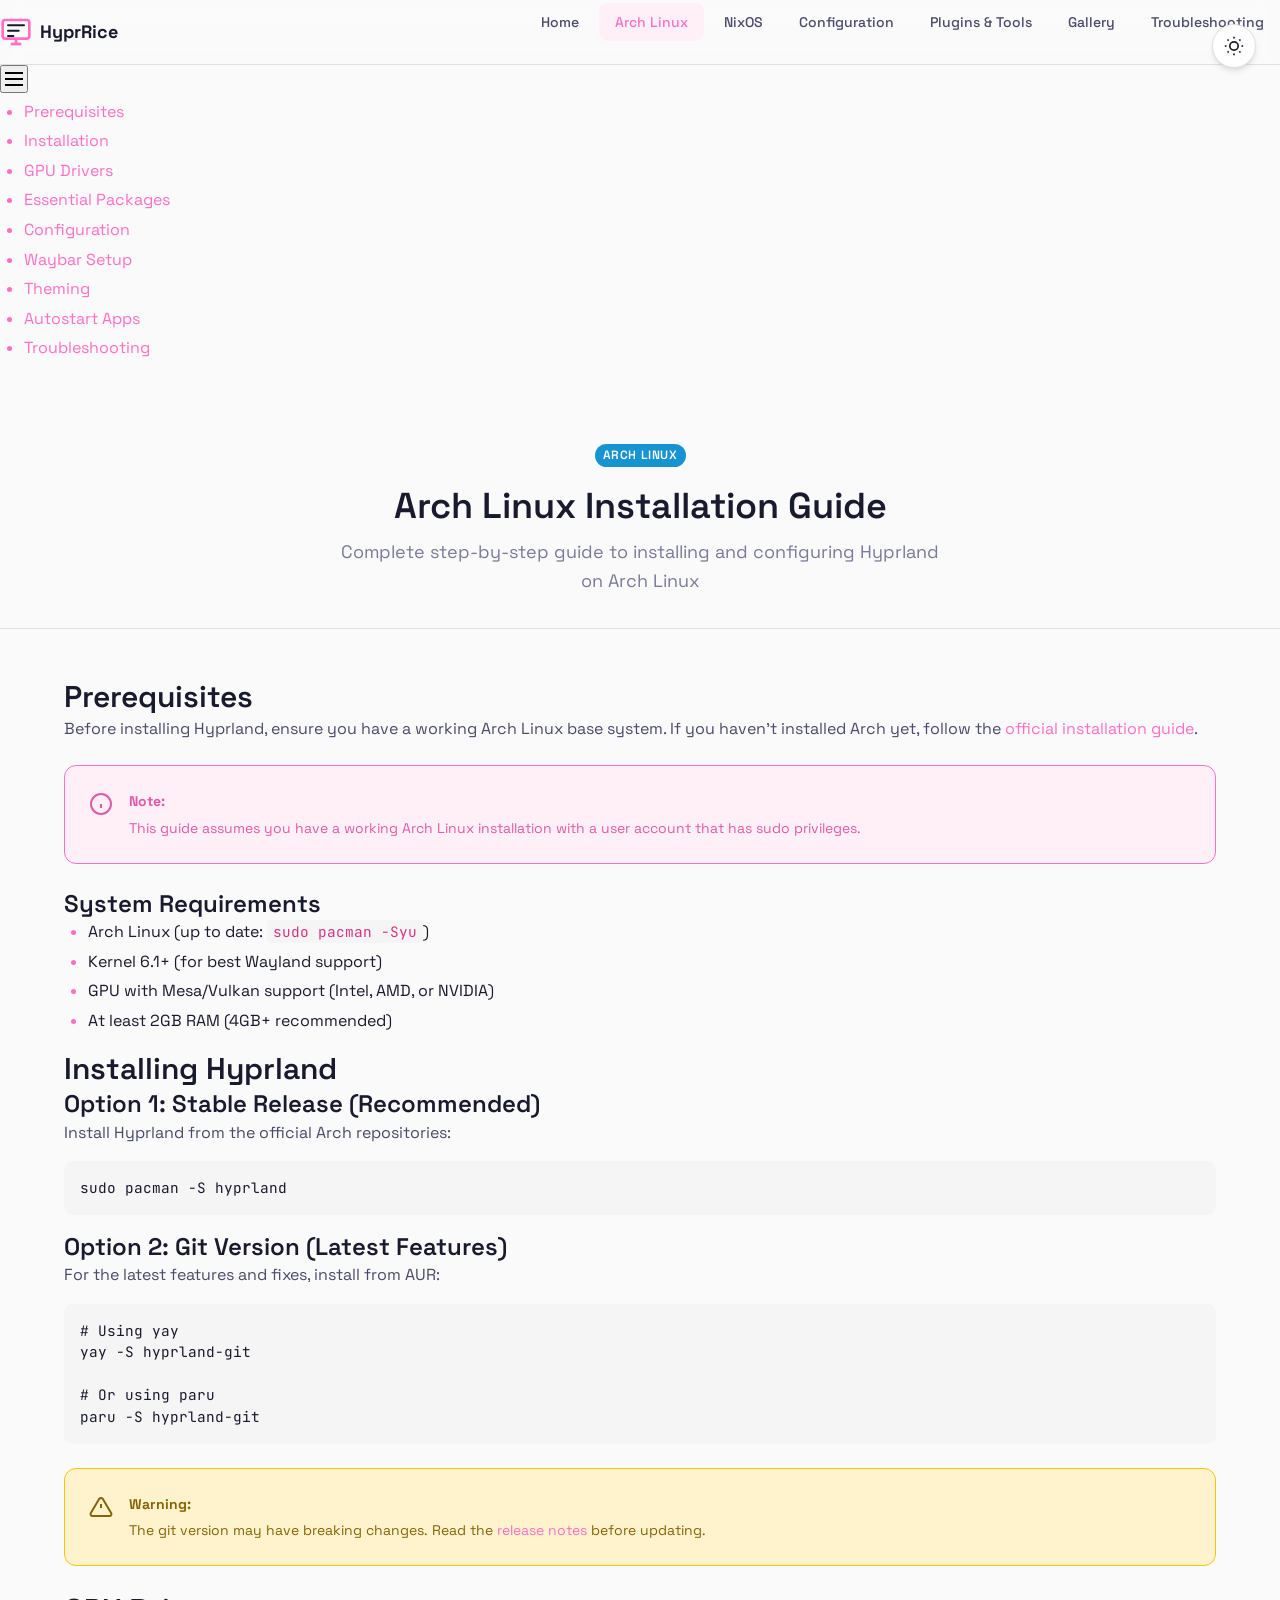
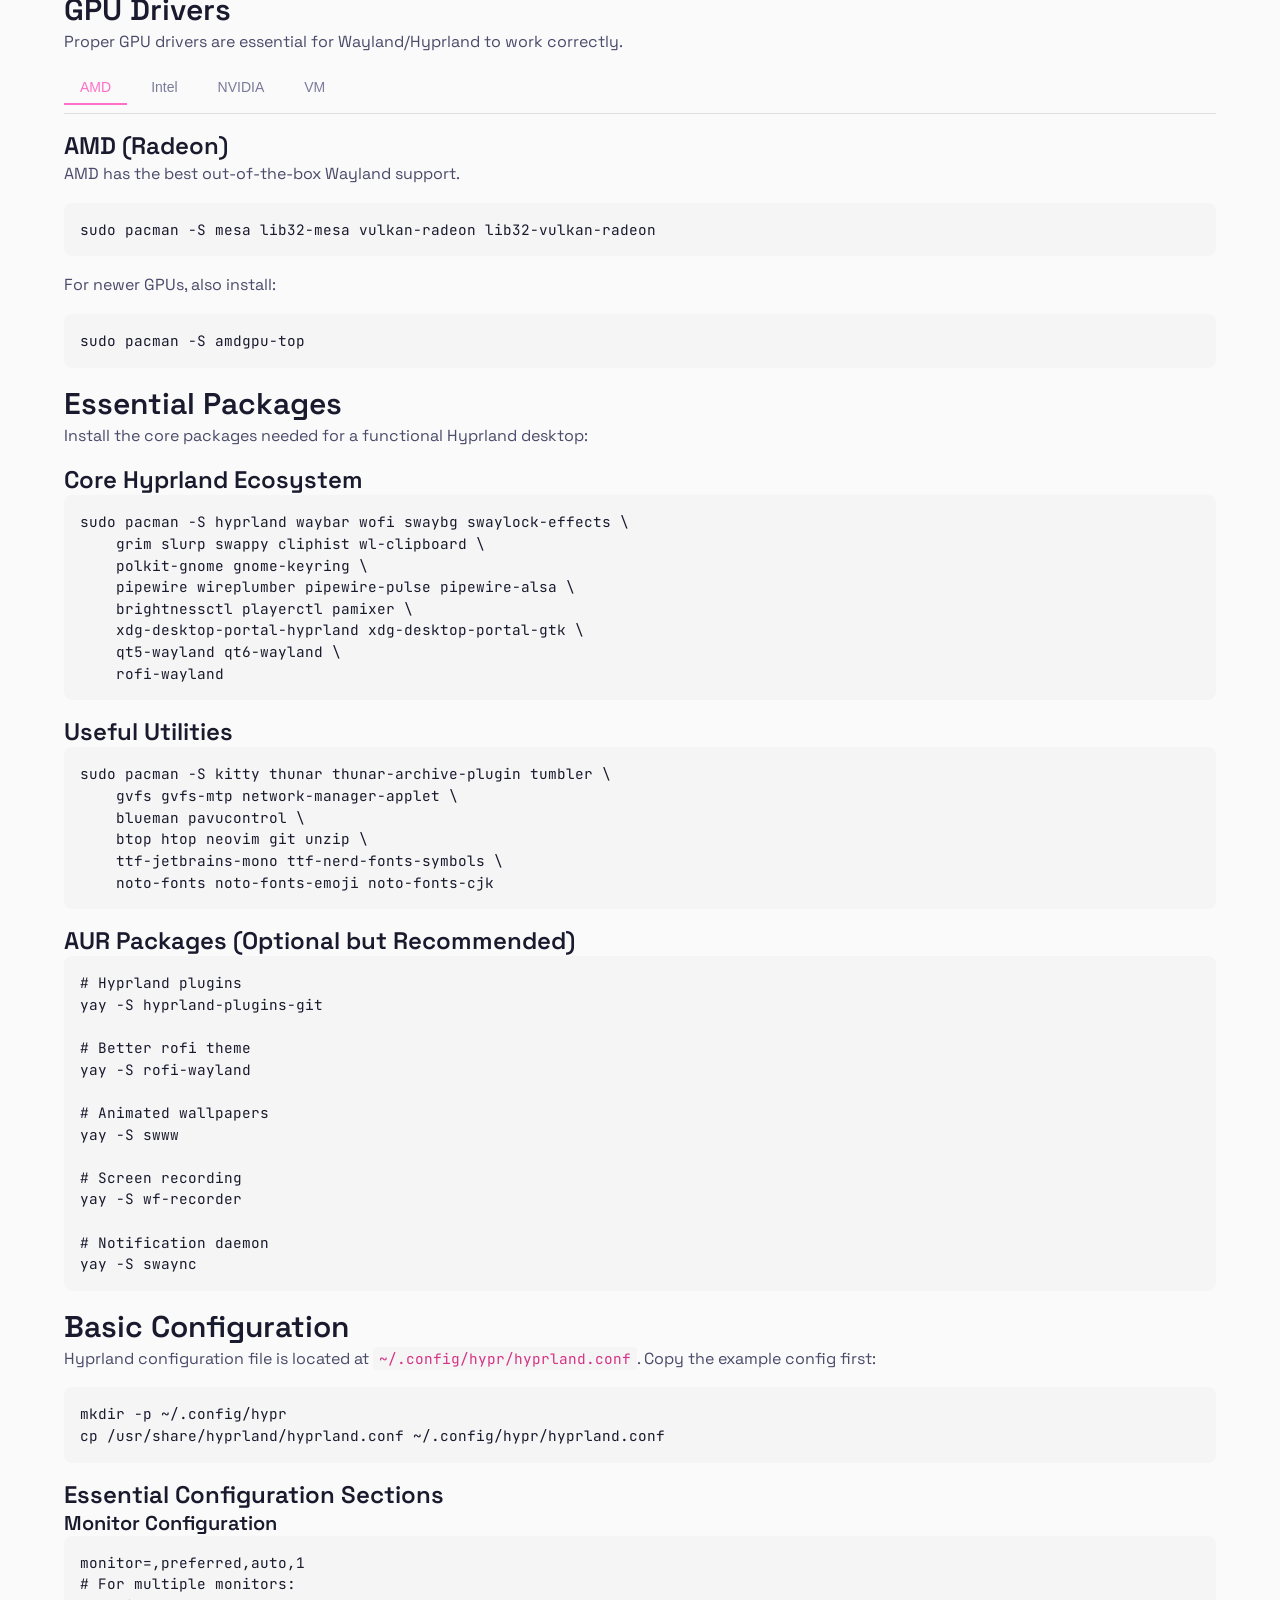
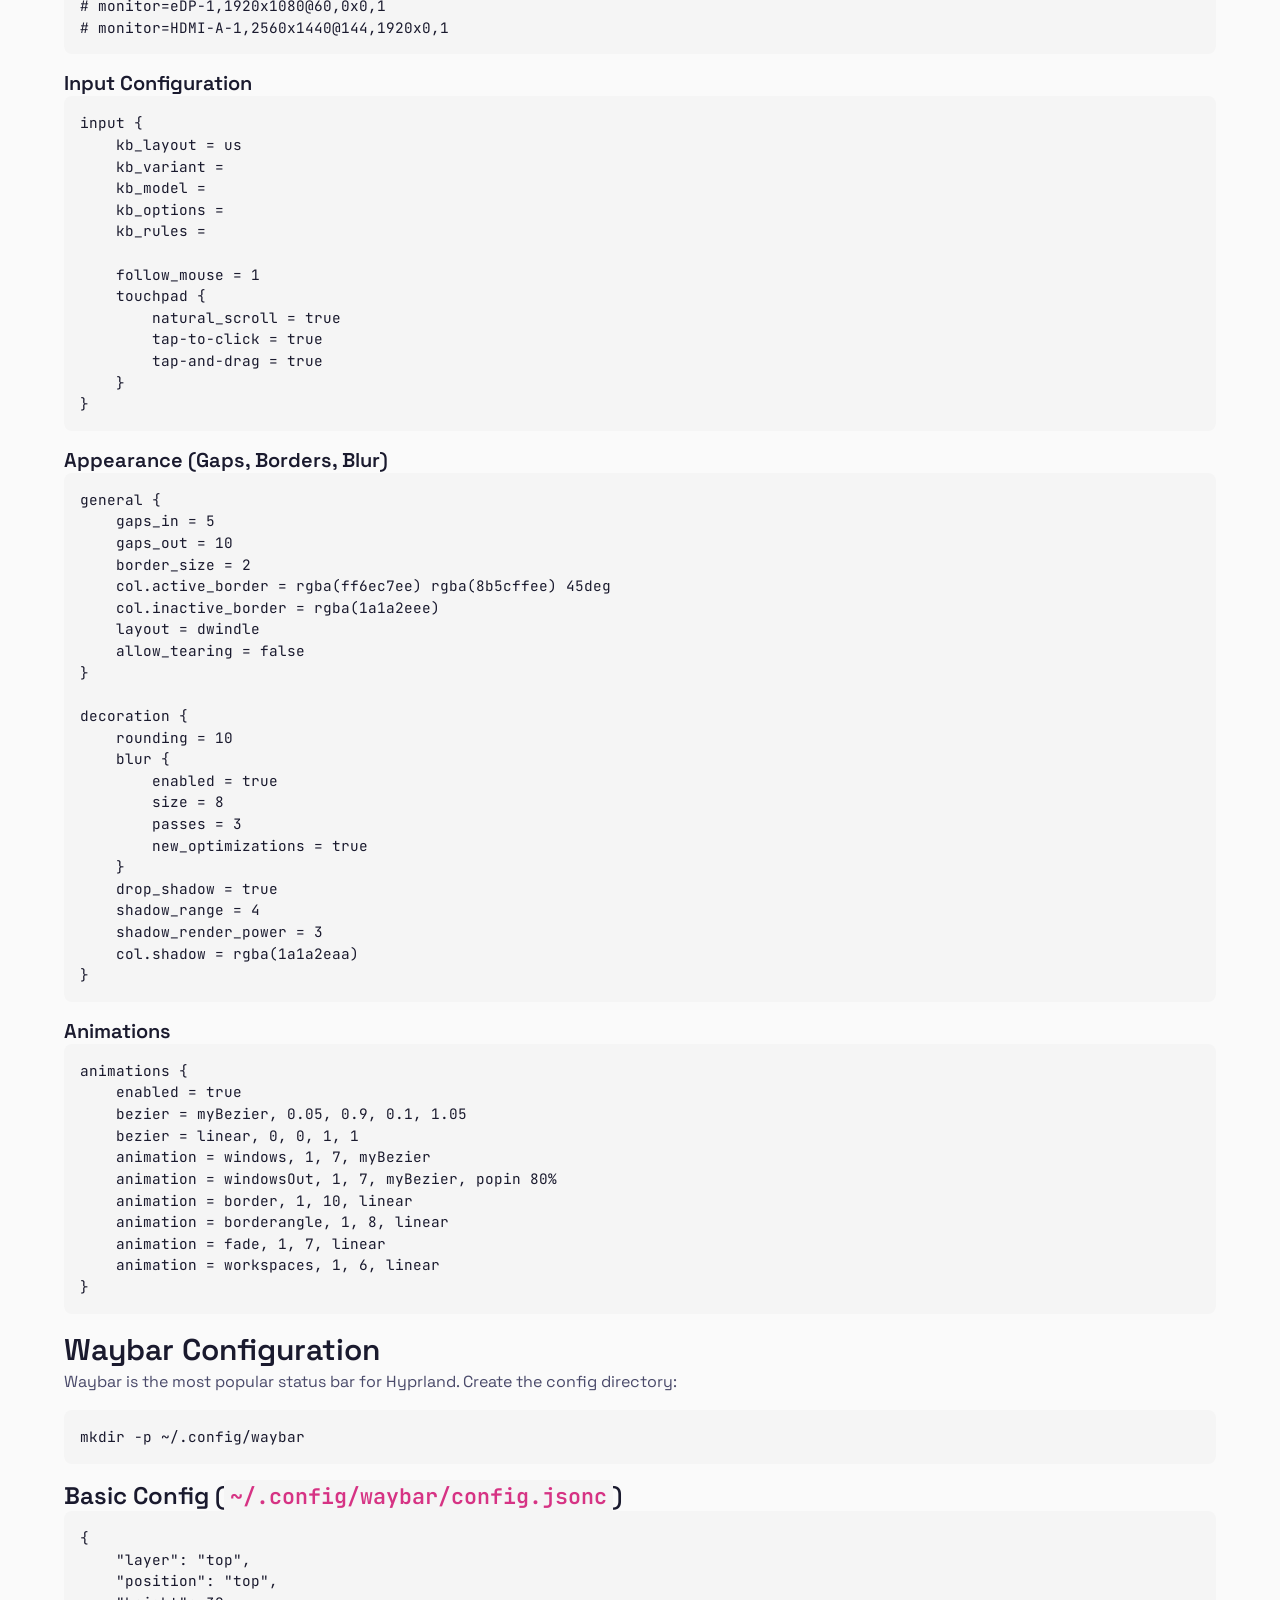
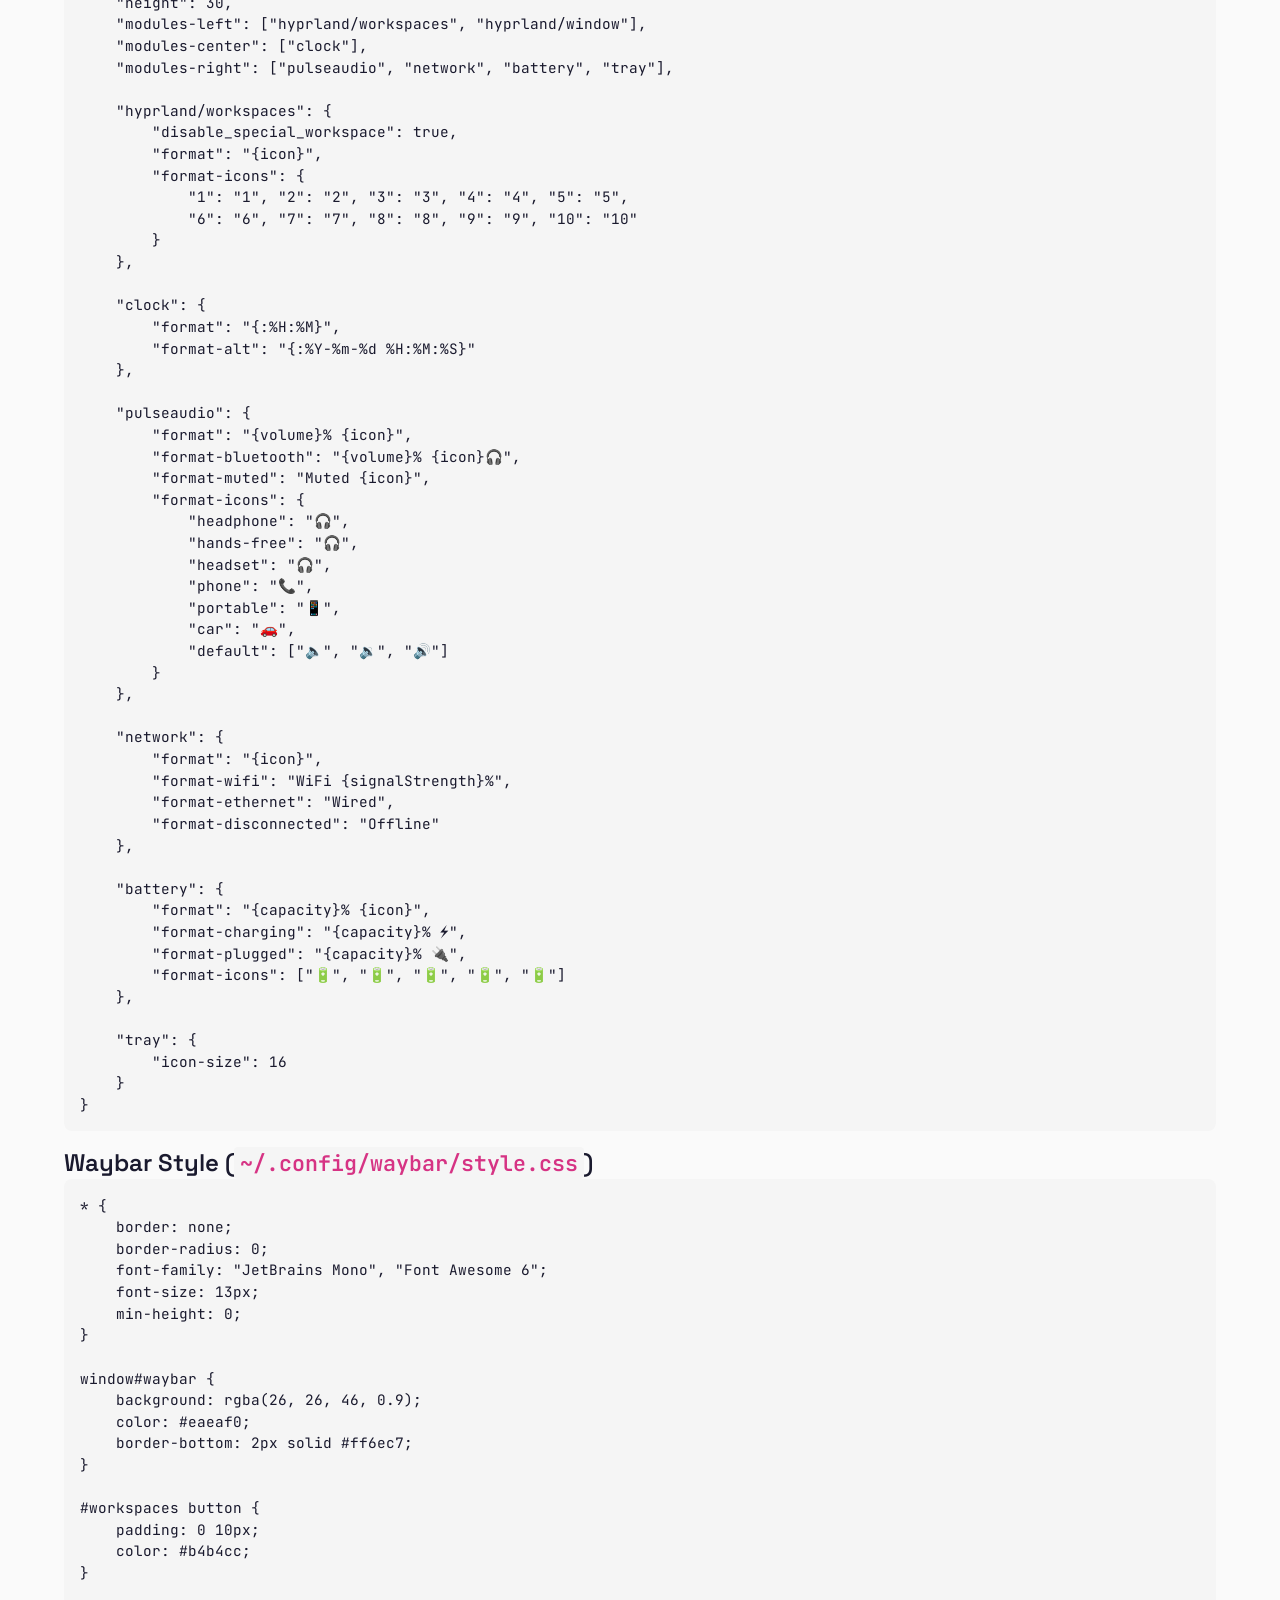
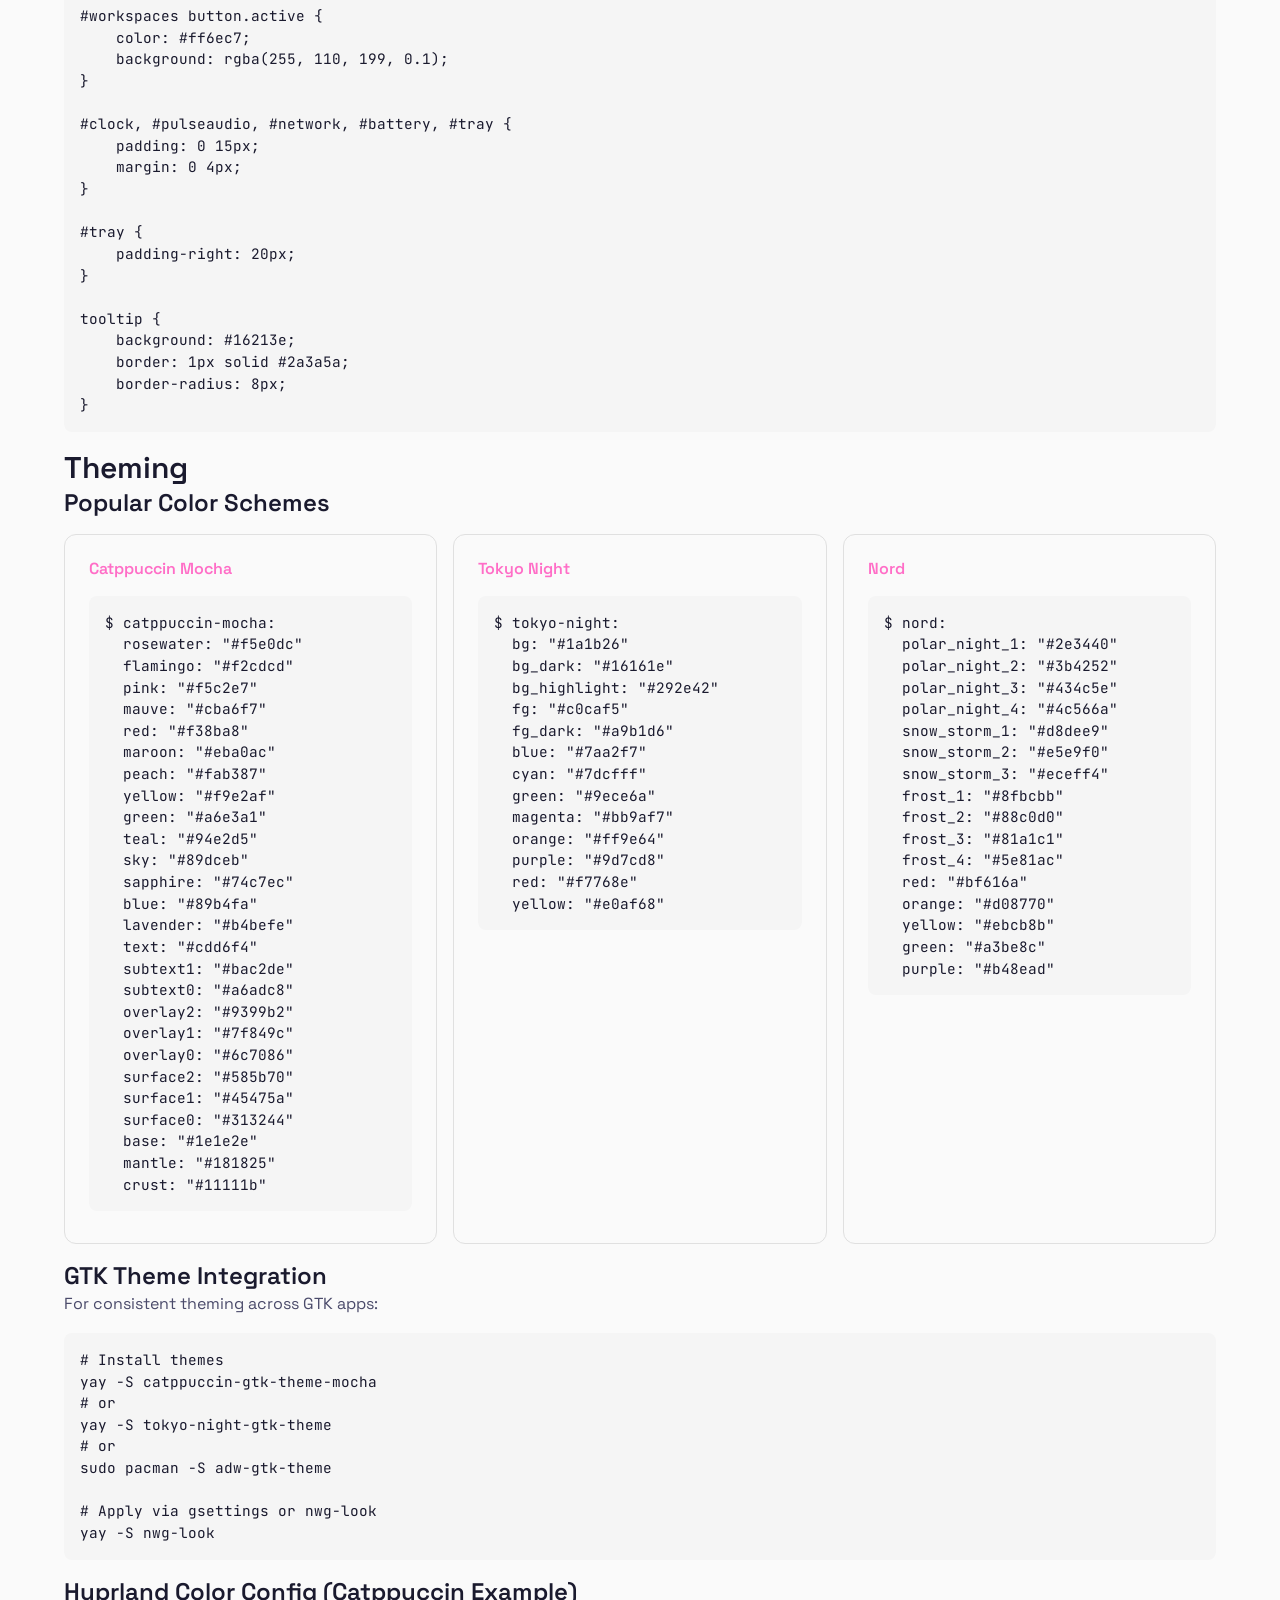
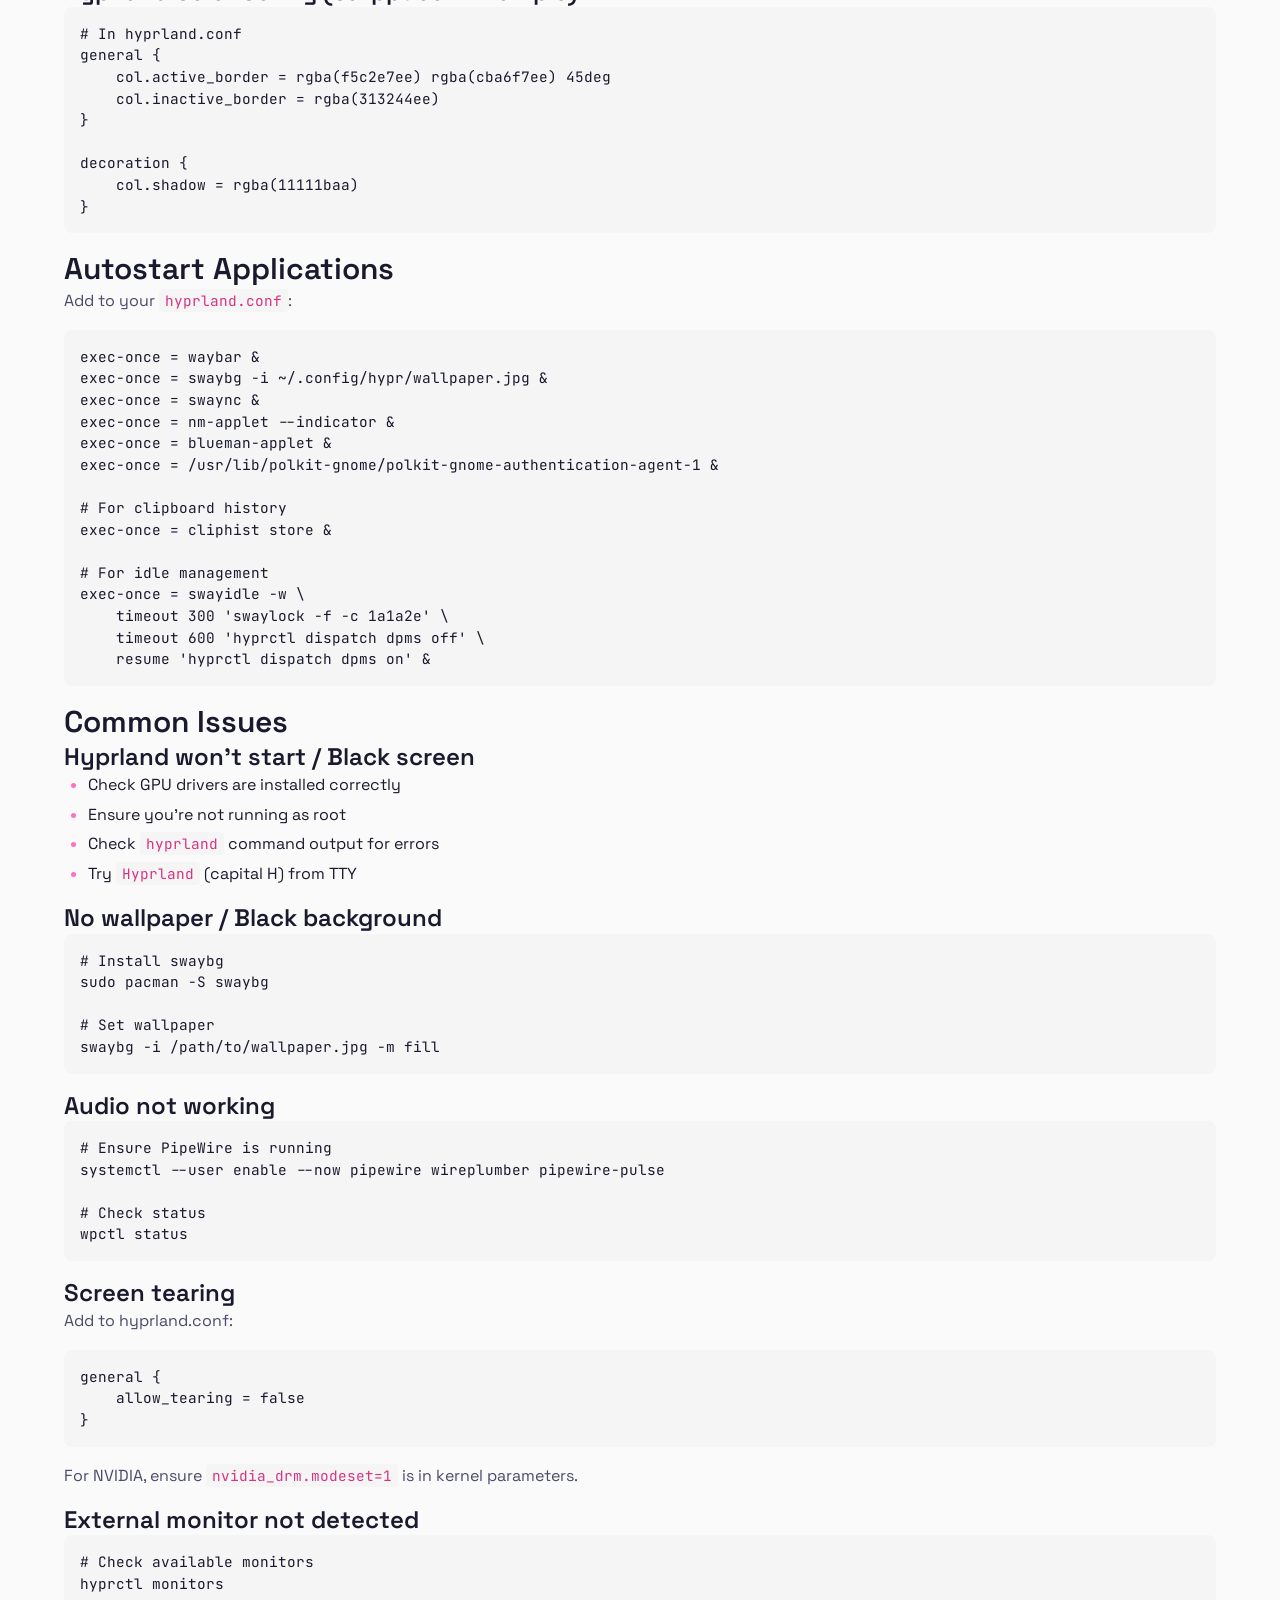
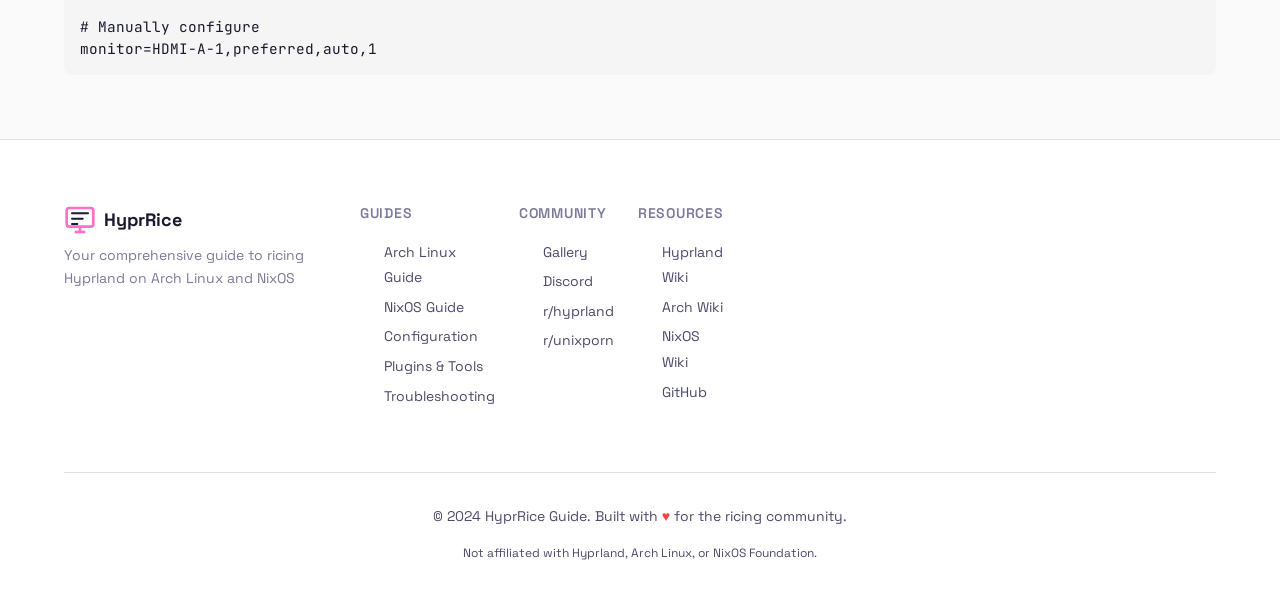
<file: html/arch-guide.html>
<!DOCTYPE html>
<html lang="en">
<head>
    <meta charset="UTF-8">
    <meta name="viewport" content="width=device-width, initial-scale=1.0">
    <meta name="description" content="Complete guide to installing and configuring Hyprland on Arch Linux">
    <meta name="theme-color" content="#fafafa">
    <title>Arch Linux Guide - Hyprland Ricing Guide</title>
    <link rel="stylesheet" href="../css/main.css">
    <link rel="stylesheet" href="../css/components.css">
    <link rel="stylesheet" href="../css/theme.css">
    <link rel="preconnect" href="https://fonts.googleapis.com">
    <link rel="preconnect" href="https://fonts.gstatic.com" crossorigin>
    <link href="https://fonts.googleapis.com/css2?family=JetBrains+Mono:wght@400;500;600;700&family=Space+Grotesk:wght@400;500;600;700&display=swap" rel="stylesheet">
</head>
<body>
    <div class="theme-toggle" id="themeToggle" aria-label="Toggle dark/light theme">
        <svg class="sun-icon" viewBox="0 0 24 24" fill="none" stroke="currentColor" stroke-width="2">
            <circle cx="12" cy="12" r="5"></circle>
            <line x1="12" y1="1" x2="12" y2="3"></line>
            <line x1="12" y1="21" x2="12" y2="23"></line>
            <line x1="4.22" y1="4.22" x2="5.64" y2="5.64"></line>
            <line x1="18.36" y1="18.36" x2="19.78" y2="19.78"></line>
            <line x1="1" y1="12" x2="3" y2="12"></line>
            <line x1="21" y1="12" x2="23" y2="12"></line>
            <line x1="4.22" y1="19.78" x2="5.64" y2="18.36"></line>
            <line x1="18.36" y1="5.64" x2="19.78" y2="4.22"></line>
        </svg>
        <svg class="moon-icon" viewBox="0 0 24 24" fill="none" stroke="currentColor" stroke-width="2">
            <path d="M21 12.79A9 9 0 1 1 11.21 3 7 7 0 0 0 21 12.79z"></path>
        </svg>
    </div>

    <header class="site-header">
        <nav class="main-nav">
            <a href="../index.html" class="logo">
                <svg class="logo-icon" viewBox="0 0 24 24" fill="none" stroke="currentColor" stroke-width="2">
                    <rect x="2" y="3" width="20" height="14" rx="2" ry="2"></rect>
                    <line x1="8" y1="21" x2="16" y2="21"></line>
                    <line x1="12" y1="17" x2="12" y2="21"></line>
                    <path d="M6 7h12M6 11h8M6 15h4" stroke="currentColor" stroke-width="1.5" stroke-linecap="round"></path>
                </svg>
                <span class="logo-text">HyprRice</span>
            </a>
            <button class="nav-toggle" id="navToggle" aria-label="Toggle navigation">
                <span class="hamburger"></span>
            </button>
            <ul class="nav-links" id="navLinks">
                <li><a href="../index.html">Home</a></li>
                <li><a href="arch-guide.html" class="active">Arch Linux</a></li>
                <li><a href="nixos-guide.html">NixOS</a></li>
                <li><a href="config.html">Configuration</a></li>
                <li><a href="plugins.html">Plugins & Tools</a></li>
                <li><a href="gallery.html">Gallery</a></li>
                <li><a href="troubleshooting.html">Troubleshooting</a></li>
            </ul>
        </nav>
    </header>

    <main>
        <div class="guide-layout">
            <aside class="guide-sidebar" id="guideSidebar">
                <button class="sidebar-toggle" id="sidebarToggle" aria-label="Toggle sidebar">
                    <svg width="24" height="24" viewBox="0 0 24 24" fill="none" stroke="currentColor" stroke-width="2">
                        <line x1="3" y1="12" x2="21" y2="12"></line>
                        <line x1="3" y1="6" x2="21" y2="6"></line>
                        <line x1="3" y1="18" x2="21" y2="18"></line>
                    </svg>
                </button>
                <nav class="sidebar-nav">
                    <ul class="sidebar-links">
                        <li><a href="#prerequisites" class="sidebar-link">Prerequisites</a></li>
                        <li><a href="#installation" class="sidebar-link">Installation</a></li>
                        <li><a href="#gpu-drivers" class="sidebar-link">GPU Drivers</a></li>
                        <li><a href="#essential-packages" class="sidebar-link">Essential Packages</a></li>
                        <li><a href="#configuration" class="sidebar-link">Configuration</a></li>
                        <li><a href="#waybar" class="sidebar-link">Waybar Setup</a></li>
                        <li><a href="#theming" class="sidebar-link">Theming</a></li>
                        <li><a href="#autostart" class="sidebar-link">Autostart Apps</a></li>
                        <li><a href="#troubleshooting" class="sidebar-link">Troubleshooting</a></li>
                    </ul>
                </nav>
            </aside>

            <div class="guide-content">
                <header class="page-header">
                    <div class="container">
                        <span class="badge badge-arch" style="margin-bottom: var(--space-md);">Arch Linux</span>
                        <h1>Arch Linux Installation Guide</h1>
                        <p>Complete step-by-step guide to installing and configuring Hyprland on Arch Linux</p>
                    </div>
                </header>

                <div class="container">
                    <section id="prerequisites" class="guide-section">
                        <h2>Prerequisites</h2>
                        <p>Before installing Hyprland, ensure you have a working Arch Linux base system. If you haven't installed Arch yet, follow the <a href="https://wiki.archlinux.org/title/Installation_guide" target="_blank">official installation guide</a>.</p>

                        <div class="note-box info">
                            <svg viewBox="0 0 24 24" fill="none" stroke="currentColor" stroke-width="2"><circle cx="12" cy="12" r="10"></circle><line x1="12" y1="16" x2="12" y2="12"></line><line x1="12" y1="8" x2="12.01" y2="8"></line></svg>
                            <div>
                                <strong>Note:</strong> This guide assumes you have a working Arch Linux installation with a user account that has sudo privileges.
                            </div>
                        </div>

                        <h3>System Requirements</h3>
                        <ul>
                            <li>Arch Linux (up to date: <code>sudo pacman -Syu</code>)</li>
                            <li>Kernel 6.1+ (for best Wayland support)</li>
                            <li>GPU with Mesa/Vulkan support (Intel, AMD, or NVIDIA)</li>
                            <li>At least 2GB RAM (4GB+ recommended)</li>
                        </ul>
                    </section>

                    <section id="installation" class="guide-section">
                        <h2>Installing Hyprland</h2>

                        <h3>Option 1: Stable Release (Recommended)</h3>
                        <p>Install Hyprland from the official Arch repositories:</p>
                        <pre><code>sudo pacman -S hyprland</code></pre>

                        <h3>Option 2: Git Version (Latest Features)</h3>
                        <p>For the latest features and fixes, install from AUR:</p>
                        <pre><code># Using yay
yay -S hyprland-git

# Or using paru
paru -S hyprland-git</code></pre>

                        <div class="note-box warning">
                            <svg viewBox="0 0 24 24" fill="none" stroke="currentColor" stroke-width="2"><path d="M10.29 3.86L1.82 18a2 2 0 0 0 1.71 3h16.94a2 2 0 0 0 1.71-3L13.71 3.86a2 2 0 0 0-3.42 0z"></path><line x1="12" y1="9" x2="12" y2="13"></line><line x1="12" y1="17" x2="12.01" y2="17"></line></svg>
                            <div>
                                <strong>Warning:</strong> The git version may have breaking changes. Read the <a href="https://github.com/hyprwm/Hyprland/releases" target="_blank">release notes</a> before updating.
                            </div>
                        </div>
                    </section>

                    <section id="gpu-drivers" class="guide-section">
                        <h2>GPU Drivers</h2>
                        <p>Proper GPU drivers are essential for Wayland/Hyprland to work correctly.</p>

                        <div class="driver-tabs">
                            <button class="driver-tab active" data-driver="amd">AMD</button>
                            <button class="driver-tab" data-driver="intel">Intel</button>
                            <button class="driver-tab" data-driver="nvidia">NVIDIA</button>
                            <button class="driver-tab" data-driver="vm">VM</button>
                        </div>

                        <div class="driver-content">
                            <div class="driver-panel active" data-driver="amd">
                                <h3>AMD (Radeon)</h3>
                                <p>AMD has the best out-of-the-box Wayland support.</p>
                                <pre><code>sudo pacman -S mesa lib32-mesa vulkan-radeon lib32-vulkan-radeon</code></pre>
                                <p>For newer GPUs, also install:</p>
                                <pre><code>sudo pacman -S amdgpu-top</code></pre>
                            </div>

                            <div class="driver-panel" data-driver="intel">
                                <h3>Intel (Integrated / Arc)</h3>
                                <pre><code>sudo pacman -S mesa lib32-mesa vulkan-intel lib32-vulkan-intel intel-media-driver</code></pre>
                                <p>For Intel Arc GPUs, ensure kernel 6.2+ and add <code>i915.force_probe=*</code> to kernel parameters if needed.</p>
                            </div>

                            <div class="driver-panel" data-driver="nvidia">
                                <h3>NVIDIA (Proprietary)</h3>
                                <p>NVIDIA requires additional configuration for Wayland.</p>
                                <pre><code># Install drivers
sudo pacman -S nvidia nvidia-utils lib32-nvidia-utils nvidia-settings

# For DKMS (if using custom kernels)
sudo pacman -S nvidia-dkms nvidia-utils lib32-nvidia-utils nvidia-settings</code></pre>

                                <h4>Required Kernel Parameters</h4>
                                <p>Add to your bootloader (GRUB/systemd-boot):</p>
                                <pre><code>nvidia_drm.modeset=1 nvidia_drm.fbdev=1</code></pre>

                                <h4>Environment Variables</h4>
                                <p>Add to <code>~/.config/hypr/hyprland.conf</code> or <code>/etc/environment</code>:</p>
                                <pre><code>env = LIBVA_DRIVER_NAME,nvidia
env = __GLX_VENDOR_LIBRARY_NAME,nvidia
env = WLR_NO_HARDWARE_CURSORS,1
env = GBM_BACKEND,nvidia-drm
env = __GL_GSYNC_ALLOWED,0
env = __GL_VRR_ALLOWED,0</code></pre>
                            </div>

                            <div class="driver-panel" data-driver="vm">
                                <h3>Virtual Machines</h3>
                                <pre><code># For QEMU/KVM with virtio-gpu
sudo pacman -S mesa qemu-guest-agent

# For VirtualBox
sudo pacman -S virtualbox-guest-utils mesa
sudo systemctl enable vboxservice</code></pre>
                                <p>Enable 3D acceleration in VM settings. Wayland works best with virtio-gpu (QEMU) or VMSVGA (VirtualBox).</p>
                            </div>
                        </div>
                    </section>

                    <section id="essential-packages" class="guide-section">
                        <h2>Essential Packages</h2>
                        <p>Install the core packages needed for a functional Hyprland desktop:</p>

                        <h3>Core Hyprland Ecosystem</h3>
                        <pre><code>sudo pacman -S hyprland waybar wofi swaybg swaylock-effects \
    grim slurp swappy cliphist wl-clipboard \
    polkit-gnome gnome-keyring \
    pipewire wireplumber pipewire-pulse pipewire-alsa \
    brightnessctl playerctl pamixer \
    xdg-desktop-portal-hyprland xdg-desktop-portal-gtk \
    qt5-wayland qt6-wayland \
    rofi-wayland</code></pre>

                        <h3>Useful Utilities</h3>
                        <pre><code>sudo pacman -S kitty thunar thunar-archive-plugin tumbler \
    gvfs gvfs-mtp network-manager-applet \
    blueman pavucontrol \
    btop htop neovim git unzip \
    ttf-jetbrains-mono ttf-nerd-fonts-symbols \
    noto-fonts noto-fonts-emoji noto-fonts-cjk</code></pre>

                        <h3>AUR Packages (Optional but Recommended)</h3>
                        <pre><code># Hyprland plugins
yay -S hyprland-plugins-git

# Better rofi theme
yay -S rofi-wayland

# Animated wallpapers
yay -S swww

# Screen recording
yay -S wf-recorder

# Notification daemon
yay -S swaync</code></pre>
                    </section>

                    <section id="configuration" class="guide-section">
                        <h2>Basic Configuration</h2>
                        <p>Hyprland configuration file is located at <code>~/.config/hypr/hyprland.conf</code>. Copy the example config first:</p>
                        <pre><code>mkdir -p ~/.config/hypr
cp /usr/share/hyprland/hyprland.conf ~/.config/hypr/hyprland.conf</code></pre>

                        <h3>Essential Configuration Sections</h3>

                        <h4>Monitor Configuration</h4>
                        <pre><code>monitor=,preferred,auto,1
# For multiple monitors:
# monitor=eDP-1,1920x1080@60,0x0,1
# monitor=HDMI-A-1,2560x1440@144,1920x0,1</code></pre>

                        <h4>Input Configuration</h4>
                        <pre><code>input {
    kb_layout = us
    kb_variant =
    kb_model =
    kb_options =
    kb_rules =

    follow_mouse = 1
    touchpad {
        natural_scroll = true
        tap-to-click = true
        tap-and-drag = true
    }
}</code></pre>

                        <h4>Appearance (Gaps, Borders, Blur)</h4>
                        <pre><code>general {
    gaps_in = 5
    gaps_out = 10
    border_size = 2
    col.active_border = rgba(ff6ec7ee) rgba(8b5cffee) 45deg
    col.inactive_border = rgba(1a1a2eee)
    layout = dwindle
    allow_tearing = false
}

decoration {
    rounding = 10
    blur {
        enabled = true
        size = 8
        passes = 3
        new_optimizations = true
    }
    drop_shadow = true
    shadow_range = 4
    shadow_render_power = 3
    col.shadow = rgba(1a1a2eaa)
}</code></pre>

                        <h4>Animations</h4>
                        <pre><code>animations {
    enabled = true
    bezier = myBezier, 0.05, 0.9, 0.1, 1.05
    bezier = linear, 0, 0, 1, 1
    animation = windows, 1, 7, myBezier
    animation = windowsOut, 1, 7, myBezier, popin 80%
    animation = border, 1, 10, linear
    animation = borderangle, 1, 8, linear
    animation = fade, 1, 7, linear
    animation = workspaces, 1, 6, linear
}</code></pre>
                    </section>

                    <section id="waybar" class="guide-section">
                        <h2>Waybar Configuration</h2>
                        <p>Waybar is the most popular status bar for Hyprland. Create the config directory:</p>
                        <pre><code>mkdir -p ~/.config/waybar</code></pre>

                        <h3>Basic Config (<code>~/.config/waybar/config.jsonc</code>)</h3>
                        <pre><code>{
    "layer": "top",
    "position": "top",
    "height": 30,
    "modules-left": ["hyprland/workspaces", "hyprland/window"],
    "modules-center": ["clock"],
    "modules-right": ["pulseaudio", "network", "battery", "tray"],

    "hyprland/workspaces": {
        "disable_special_workspace": true,
        "format": "{icon}",
        "format-icons": {
            "1": "1", "2": "2", "3": "3", "4": "4", "5": "5",
            "6": "6", "7": "7", "8": "8", "9": "9", "10": "10"
        }
    },

    "clock": {
        "format": "{:%H:%M}",
        "format-alt": "{:%Y-%m-%d %H:%M:%S}"
    },

    "pulseaudio": {
        "format": "{volume}% {icon}",
        "format-bluetooth": "{volume}% {icon}🎧",
        "format-muted": "Muted {icon}",
        "format-icons": {
            "headphone": "🎧",
            "hands-free": "🎧",
            "headset": "🎧",
            "phone": "📞",
            "portable": "📱",
            "car": "🚗",
            "default": ["🔈", "🔉", "🔊"]
        }
    },

    "network": {
        "format": "{icon}",
        "format-wifi": "WiFi {signalStrength}%",
        "format-ethernet": "Wired",
        "format-disconnected": "Offline"
    },

    "battery": {
        "format": "{capacity}% {icon}",
        "format-charging": "{capacity}% ⚡",
        "format-plugged": "{capacity}% 🔌",
        "format-icons": ["🔋", "🔋", "🔋", "🔋", "🔋"]
    },

    "tray": {
        "icon-size": 16
    }
}</code></pre>

                        <h3>Waybar Style (<code>~/.config/waybar/style.css</code>)</h3>
                        <pre><code>* {
    border: none;
    border-radius: 0;
    font-family: "JetBrains Mono", "Font Awesome 6";
    font-size: 13px;
    min-height: 0;
}

window#waybar {
    background: rgba(26, 26, 46, 0.9);
    color: #eaeaf0;
    border-bottom: 2px solid #ff6ec7;
}

#workspaces button {
    padding: 0 10px;
    color: #b4b4cc;
}

#workspaces button.active {
    color: #ff6ec7;
    background: rgba(255, 110, 199, 0.1);
}

#clock, #pulseaudio, #network, #battery, #tray {
    padding: 0 15px;
    margin: 0 4px;
}

#tray {
    padding-right: 20px;
}

tooltip {
    background: #16213e;
    border: 1px solid #2a3a5a;
    border-radius: 8px;
}</code></pre>
                    </section>

                    <section id="theming" class="guide-section">
                        <h2>Theming</h2>

                        <h3>Popular Color Schemes</h3>
                        <div class="option-cards">
                            <div class="option-card">
                                <h4>Catppuccin Mocha</h4>
                                <pre><code>$ catppuccin-mocha:
  rosewater: "#f5e0dc"
  flamingo: "#f2cdcd"
  pink: "#f5c2e7"
  mauve: "#cba6f7"
  red: "#f38ba8"
  maroon: "#eba0ac"
  peach: "#fab387"
  yellow: "#f9e2af"
  green: "#a6e3a1"
  teal: "#94e2d5"
  sky: "#89dceb"
  sapphire: "#74c7ec"
  blue: "#89b4fa"
  lavender: "#b4befe"
  text: "#cdd6f4"
  subtext1: "#bac2de"
  subtext0: "#a6adc8"
  overlay2: "#9399b2"
  overlay1: "#7f849c"
  overlay0: "#6c7086"
  surface2: "#585b70"
  surface1: "#45475a"
  surface0: "#313244"
  base: "#1e1e2e"
  mantle: "#181825"
  crust: "#11111b"</code></pre>
                            </div>
                            <div class="option-card">
                                <h4>Tokyo Night</h4>
                                <pre><code>$ tokyo-night:
  bg: "#1a1b26"
  bg_dark: "#16161e"
  bg_highlight: "#292e42"
  fg: "#c0caf5"
  fg_dark: "#a9b1d6"
  blue: "#7aa2f7"
  cyan: "#7dcfff"
  green: "#9ece6a"
  magenta: "#bb9af7"
  orange: "#ff9e64"
  purple: "#9d7cd8"
  red: "#f7768e"
  yellow: "#e0af68"</code></pre>
                            </div>
                            <div class="option-card">
                                <h4>Nord</h4>
                                <pre><code>$ nord:
  polar_night_1: "#2e3440"
  polar_night_2: "#3b4252"
  polar_night_3: "#434c5e"
  polar_night_4: "#4c566a"
  snow_storm_1: "#d8dee9"
  snow_storm_2: "#e5e9f0"
  snow_storm_3: "#eceff4"
  frost_1: "#8fbcbb"
  frost_2: "#88c0d0"
  frost_3: "#81a1c1"
  frost_4: "#5e81ac"
  red: "#bf616a"
  orange: "#d08770"
  yellow: "#ebcb8b"
  green: "#a3be8c"
  purple: "#b48ead"</code></pre>
                            </div>
                        </div>

                        <h3>GTK Theme Integration</h3>
                        <p>For consistent theming across GTK apps:</p>
                        <pre><code># Install themes
yay -S catppuccin-gtk-theme-mocha
# or
yay -S tokyo-night-gtk-theme
# or
sudo pacman -S adw-gtk-theme

# Apply via gsettings or nwg-look
yay -S nwg-look</code></pre>

                        <h3>Hyprland Color Config (Catppuccin Example)</h3>
                        <pre><code># In hyprland.conf
general {
    col.active_border = rgba(f5c2e7ee) rgba(cba6f7ee) 45deg
    col.inactive_border = rgba(313244ee)
}

decoration {
    col.shadow = rgba(11111baa)
}</code></pre>
                    </section>

                    <section id="autostart" class="guide-section">
                        <h2>Autostart Applications</h2>
                        <p>Add to your <code>hyprland.conf</code>:</p>
                        <pre><code>exec-once = waybar &
exec-once = swaybg -i ~/.config/hypr/wallpaper.jpg &
exec-once = swaync &
exec-once = nm-applet --indicator &
exec-once = blueman-applet &
exec-once = /usr/lib/polkit-gnome/polkit-gnome-authentication-agent-1 &

# For clipboard history
exec-once = cliphist store &

# For idle management
exec-once = swayidle -w \
    timeout 300 'swaylock -f -c 1a1a2e' \
    timeout 600 'hyprctl dispatch dpms off' \
    resume 'hyprctl dispatch dpms on' &</code></pre>
                    </section>

                    <section id="troubleshooting" class="guide-section">
                        <h2>Common Issues</h2>

                        <h3>Hyprland won't start / Black screen</h3>
                        <ul>
                            <li>Check GPU drivers are installed correctly</li>
                            <li>Ensure you're not running as root</li>
                            <li>Check <code>hyprland</code> command output for errors</li>
                            <li>Try <code>Hyprland</code> (capital H) from TTY</li>
                        </ul>

                        <h3>No wallpaper / Black background</h3>
                        <pre><code># Install swaybg
sudo pacman -S swaybg

# Set wallpaper
swaybg -i /path/to/wallpaper.jpg -m fill</code></pre>

                        <h3>Audio not working</h3>
                        <pre><code># Ensure PipeWire is running
systemctl --user enable --now pipewire wireplumber pipewire-pulse

# Check status
wpctl status</code></pre>

                        <h3>Screen tearing</h3>
                        <p>Add to hyprland.conf:</p>
                        <pre><code>general {
    allow_tearing = false
}</code></pre>
                        <p>For NVIDIA, ensure <code>nvidia_drm.modeset=1</code> is in kernel parameters.</p>

                        <h3>External monitor not detected</h3>
                        <pre><code># Check available monitors
hyprctl monitors

# Manually configure
monitor=HDMI-A-1,preferred,auto,1</code></pre>
                    </section>
                </div>
            </div>
        </div>
    </main>

    <footer class="site-footer">
        <div class="container">
            <div class="footer-content">
                <div class="footer-brand">
                    <a href="../index.html" class="logo">
                        <svg class="logo-icon" viewBox="0 0 24 24" fill="none" stroke="currentColor" stroke-width="2">
                            <rect x="2" y="3" width="20" height="14" rx="2" ry="2"></rect>
                            <line x1="8" y1="21" x2="16" y2="21"></line>
                            <line x1="12" y1="17" x2="12" y2="21"></line>
                            <path d="M6 7h12M6 11h8M6 15h4" stroke="currentColor" stroke-width="1.5" stroke-linecap="round"></path>
                        </svg>
                        <span class="logo-text">HyprRice</span>
                    </a>
                    <p>Your comprehensive guide to ricing Hyprland on Arch Linux and NixOS</p>
                </div>
                <nav class="footer-nav">
                    <div class="footer-section">
                        <h4>Guides</h4>
                        <ul>
                            <li><a href="arch-guide.html">Arch Linux Guide</a></li>
                            <li><a href="nixos-guide.html">NixOS Guide</a></li>
                            <li><a href="config.html">Configuration</a></li>
                            <li><a href="plugins.html">Plugins & Tools</a></li>
                            <li><a href="troubleshooting.html">Troubleshooting</a></li>
                        </ul>
                    </div>
                    <div class="footer-section">
                        <h4>Community</h4>
                        <ul>
                            <li><a href="gallery.html">Gallery</a></li>
                            <li><a href="https://discord.gg/hyprland" target="_blank">Discord</a></li>
                            <li><a href="https://reddit.com/r/hyprland" target="_blank">r/hyprland</a></li>
                            <li><a href="https://reddit.com/r/unixporn" target="_blank">r/unixporn</a></li>
                        </ul>
                    </div>
                    <div class="footer-section">
                        <h4>Resources</h4>
                        <ul>
                            <li><a href="https://wiki.hyprland.org/" target="_blank">Hyprland Wiki</a></li>
                            <li><a href="https://wiki.archlinux.org/" target="_blank">Arch Wiki</a></li>
                            <li><a href="https://nixos.wiki/" target="_blank">NixOS Wiki</a></li>
                            <li><a href="https://github.com/hyprwm/Hyprland" target="_blank">GitHub</a></li>
                        </ul>
                    </div>
                </nav>
            </div>
            <div class="footer-bottom">
                <p>&copy; 2024 HyprRice Guide. Built with <span class="heart">♥</span> for the ricing community.</p>
                <p class="footer-note">Not affiliated with Hyprland, Arch Linux, or NixOS Foundation.</p>
            </div>
        </div>
    </footer>

    <script src="../js/main.js"></script>
    <script src="../js/theme.js"></script>
    <script src="../js/navigation.js"></script>
    <script>
        // Driver tab switching
        document.querySelectorAll('.driver-tab').forEach(tab => {
            tab.addEventListener('click', () => {
                const driver = tab.dataset.driver;
                document.querySelectorAll('.driver-tab').forEach(t => t.classList.remove('active'));
                document.querySelectorAll('.driver-panel').forEach(p => p.classList.remove('active'));
                tab.classList.add('active');
                document.querySelector(`.driver-panel[data-driver="${driver}"]`).classList.add('active');
            });
        });
    </script>
</body>
</html>
</file>
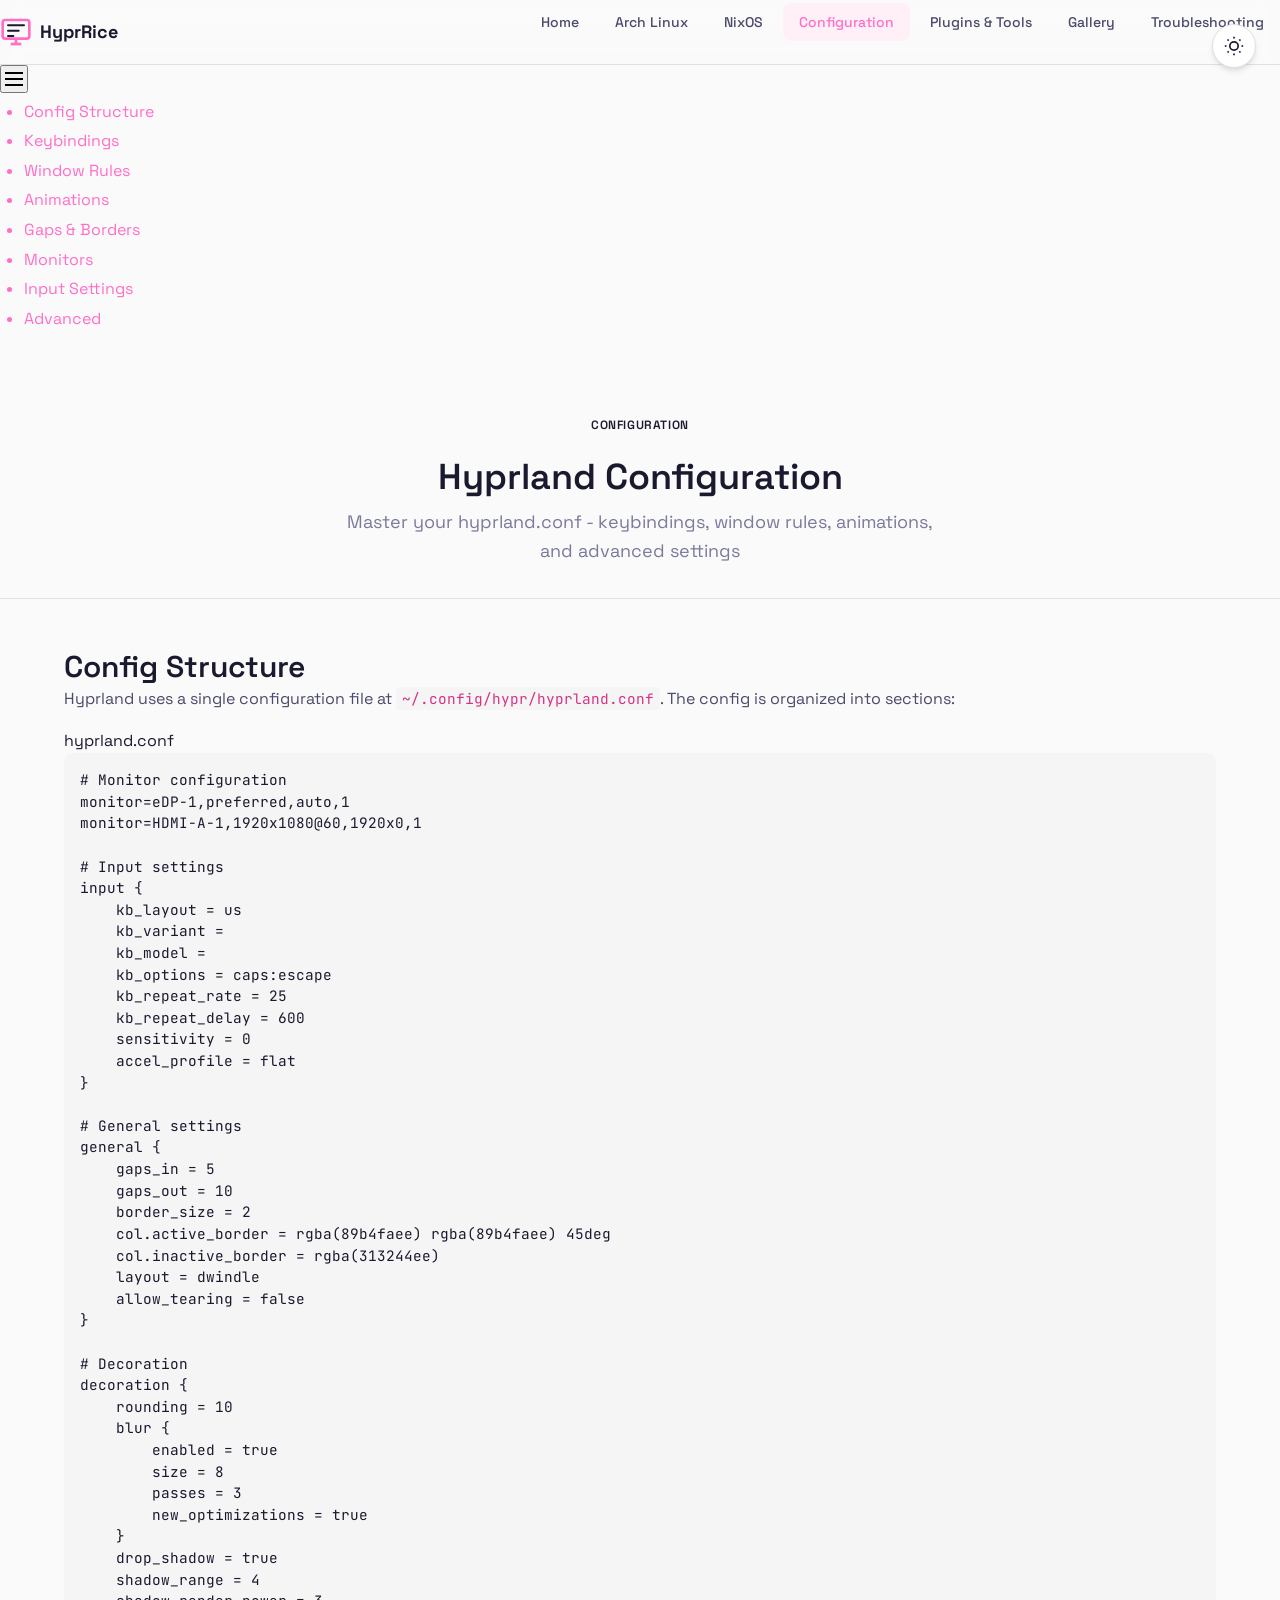
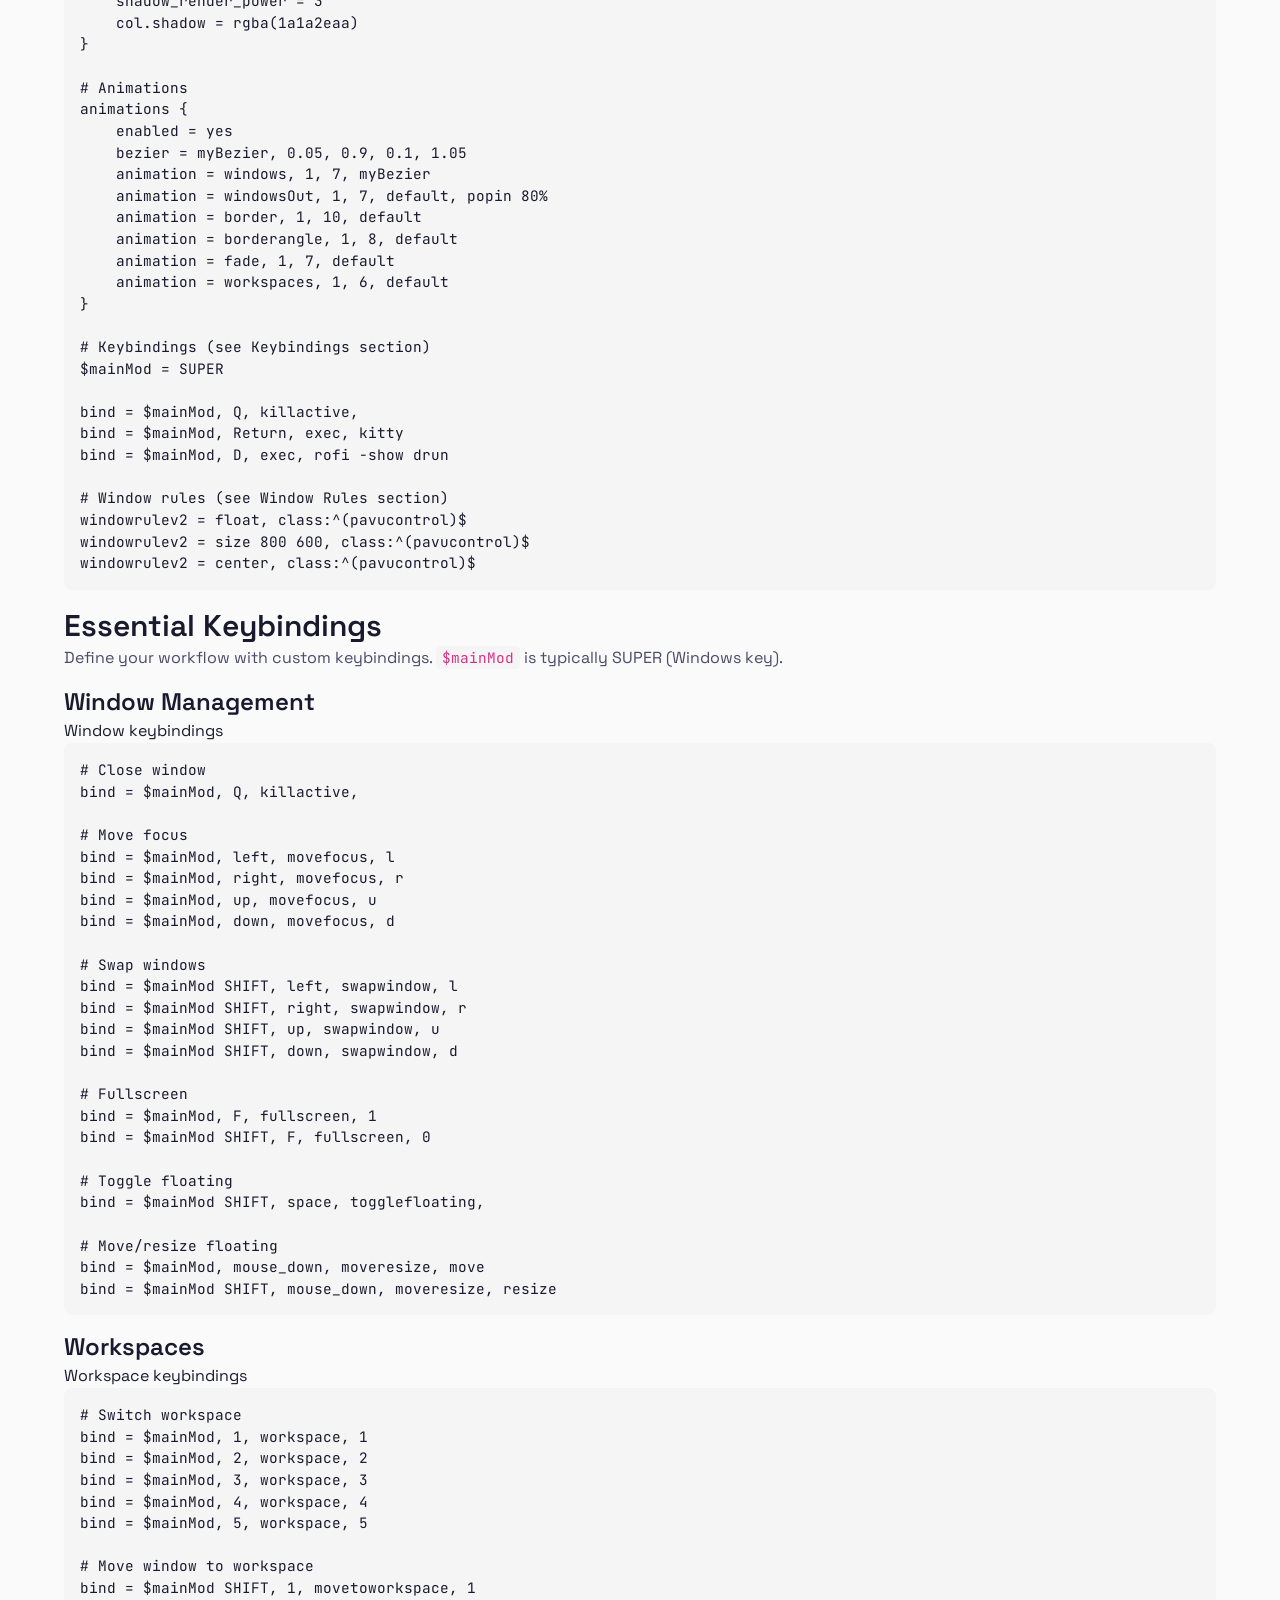
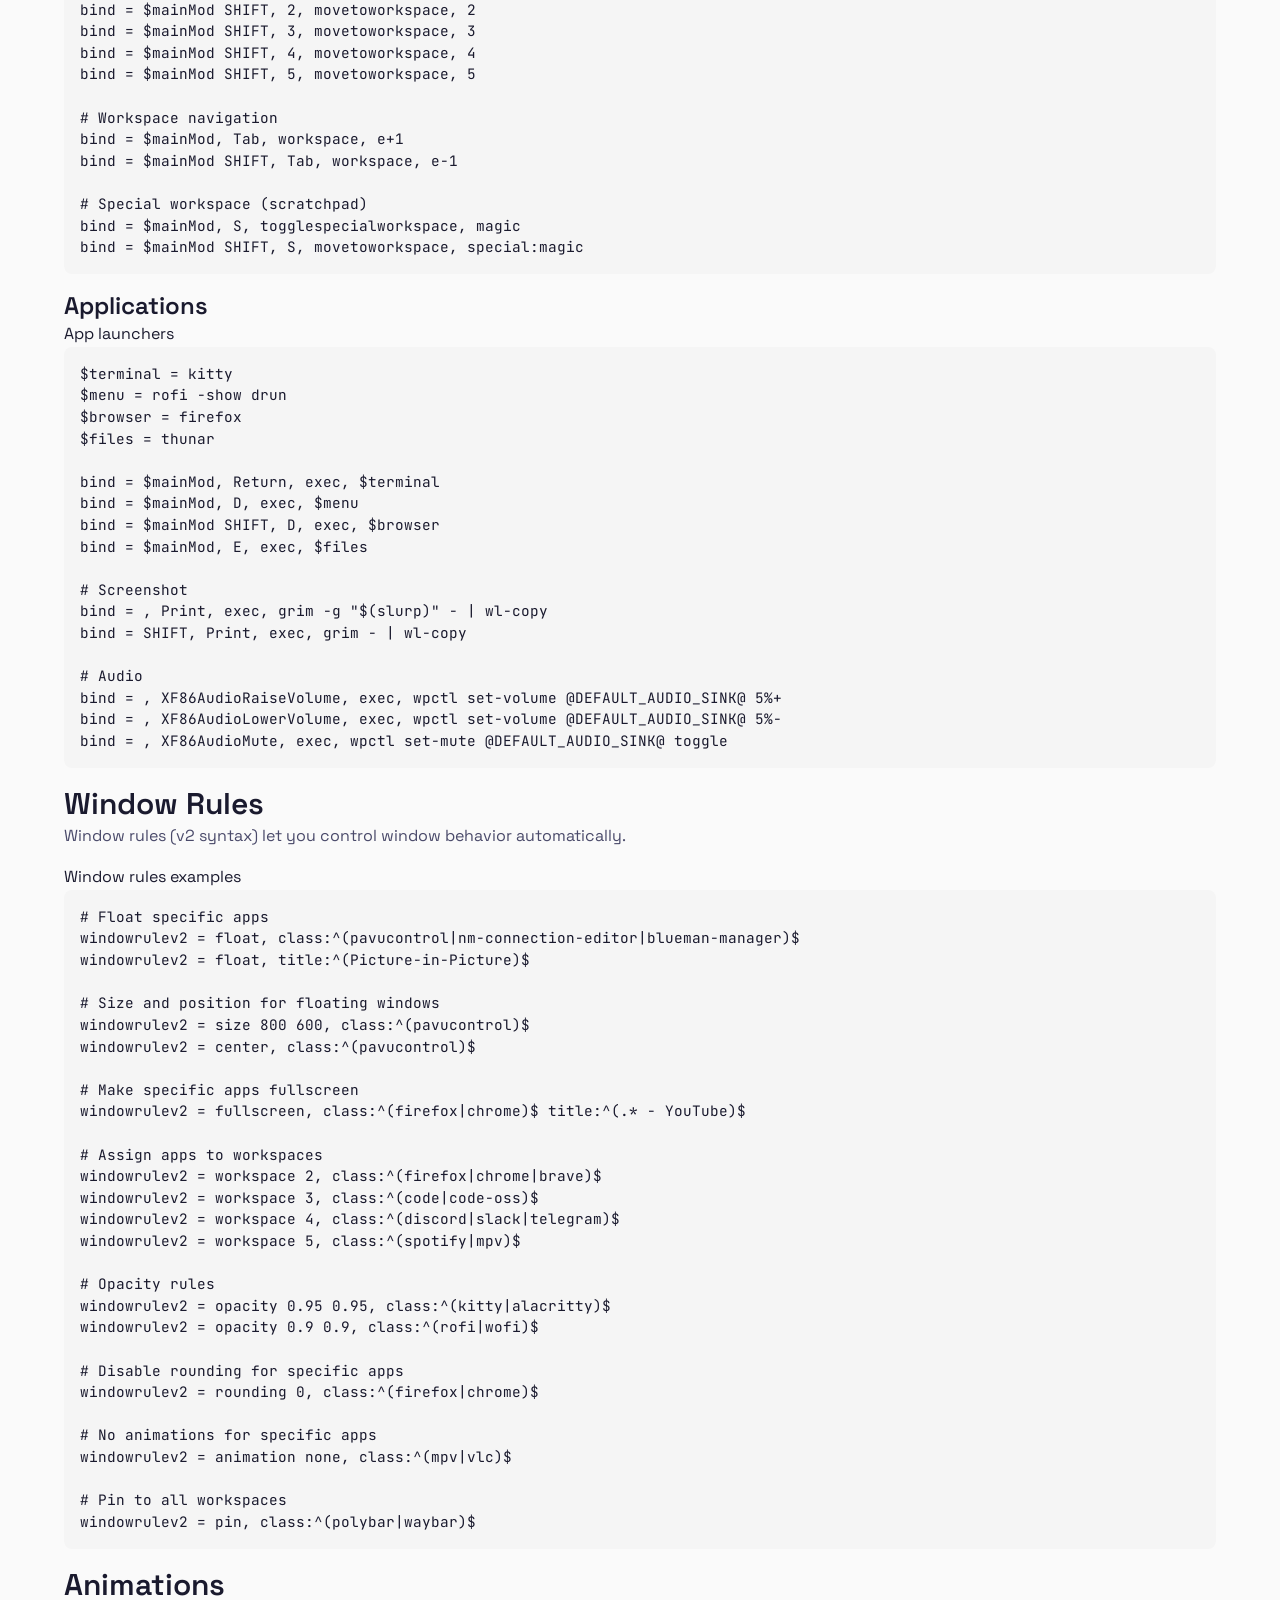
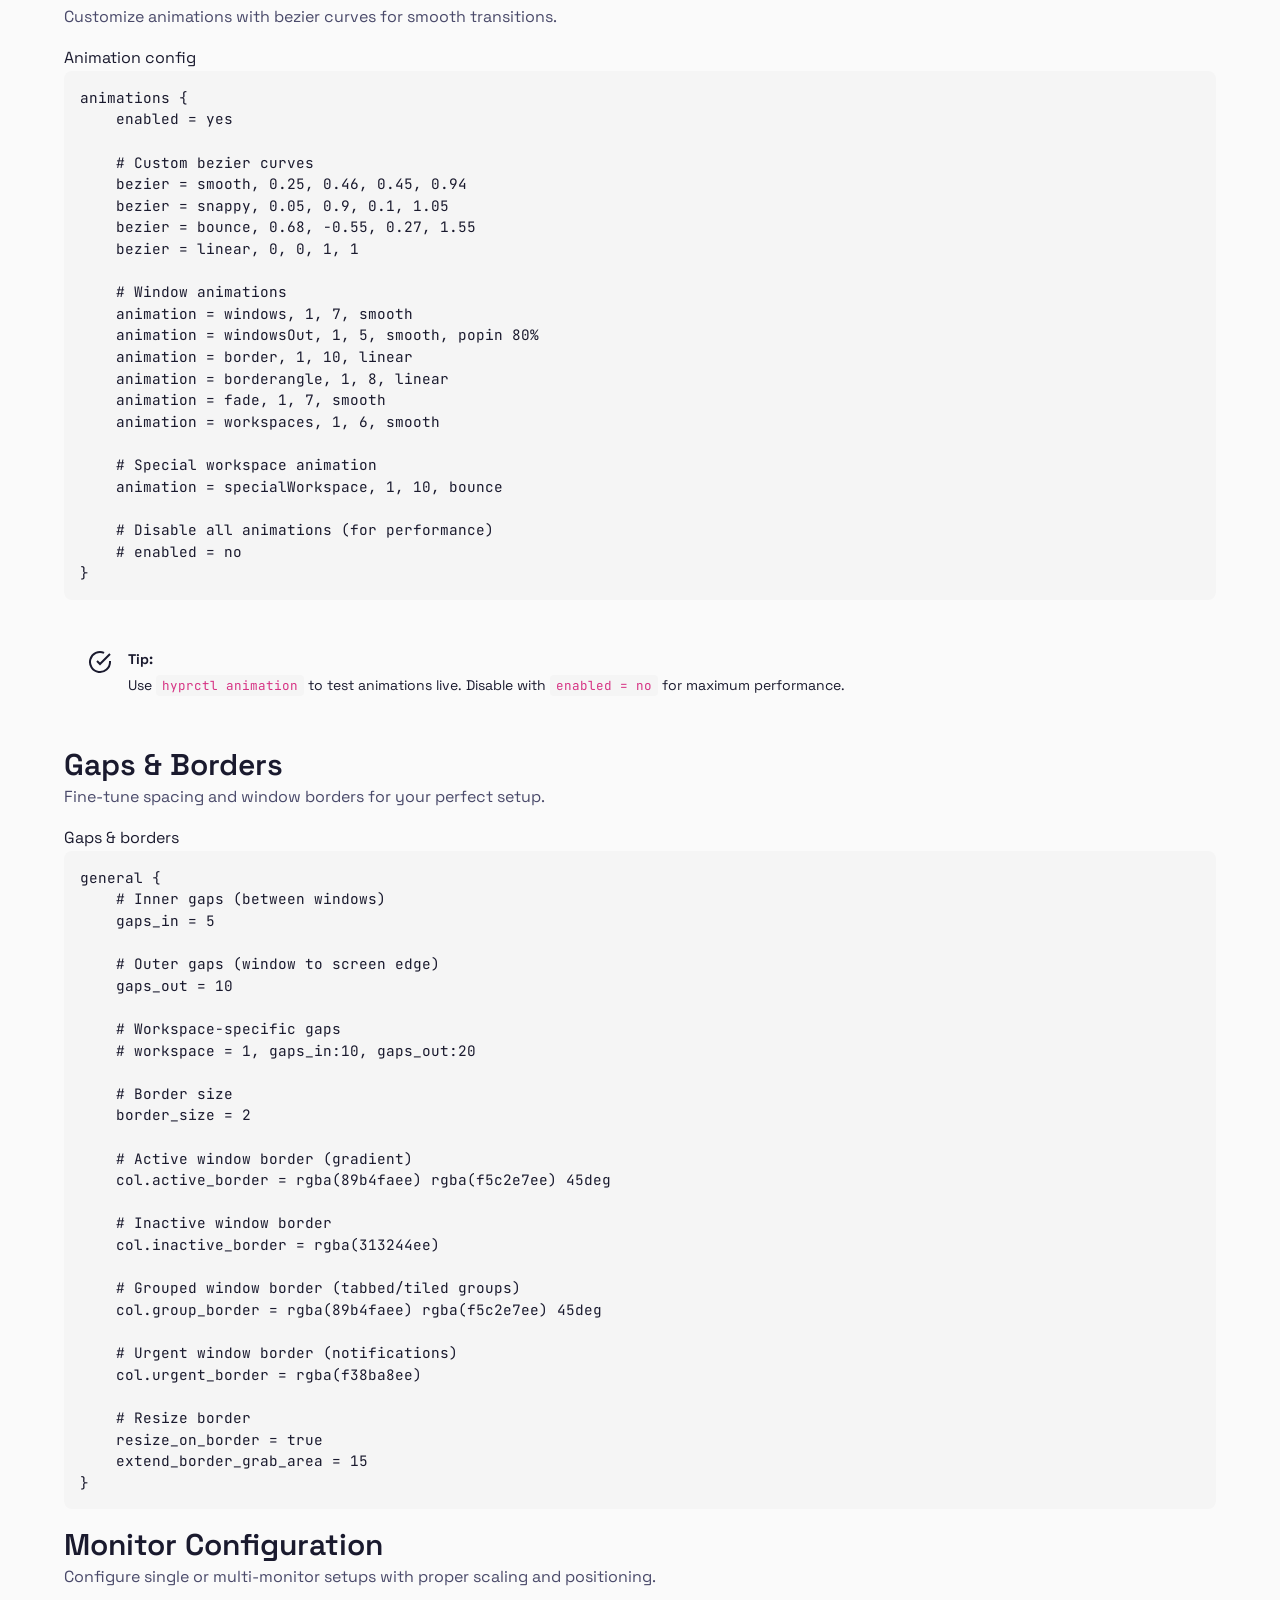
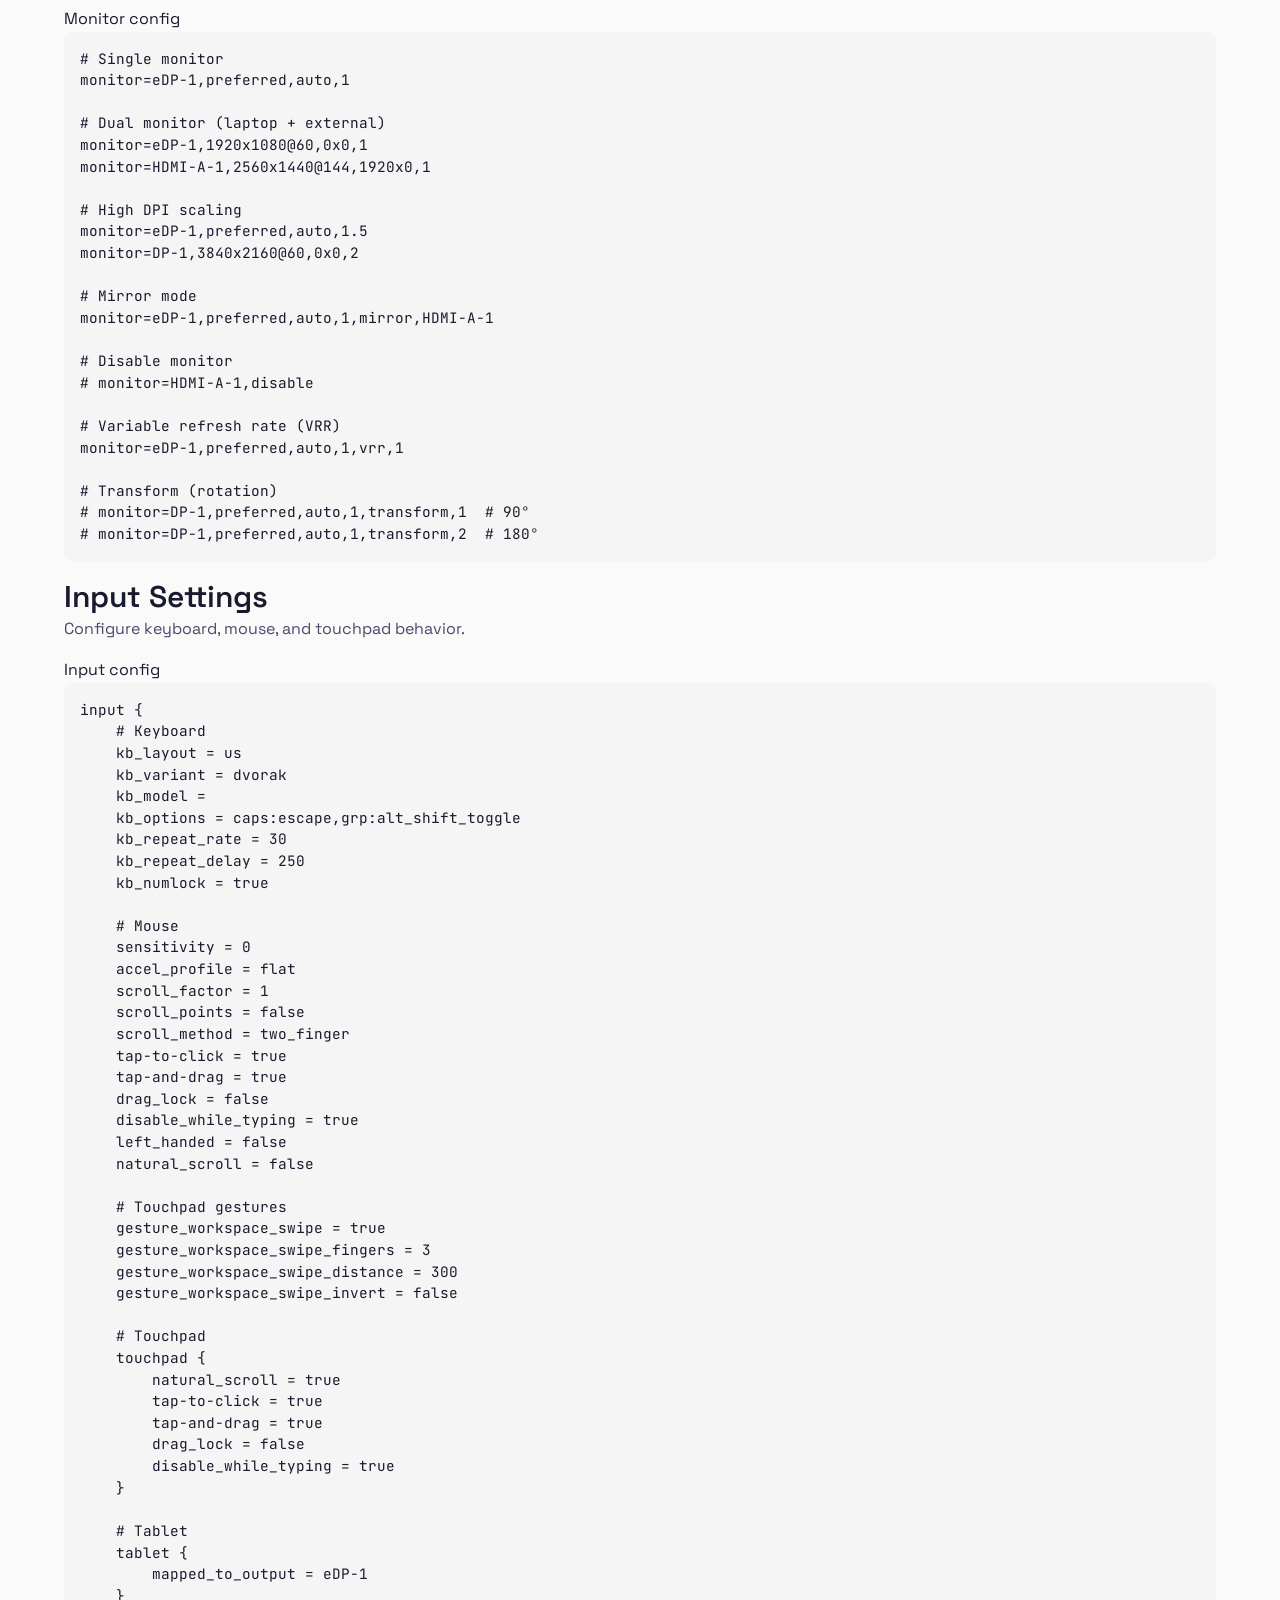
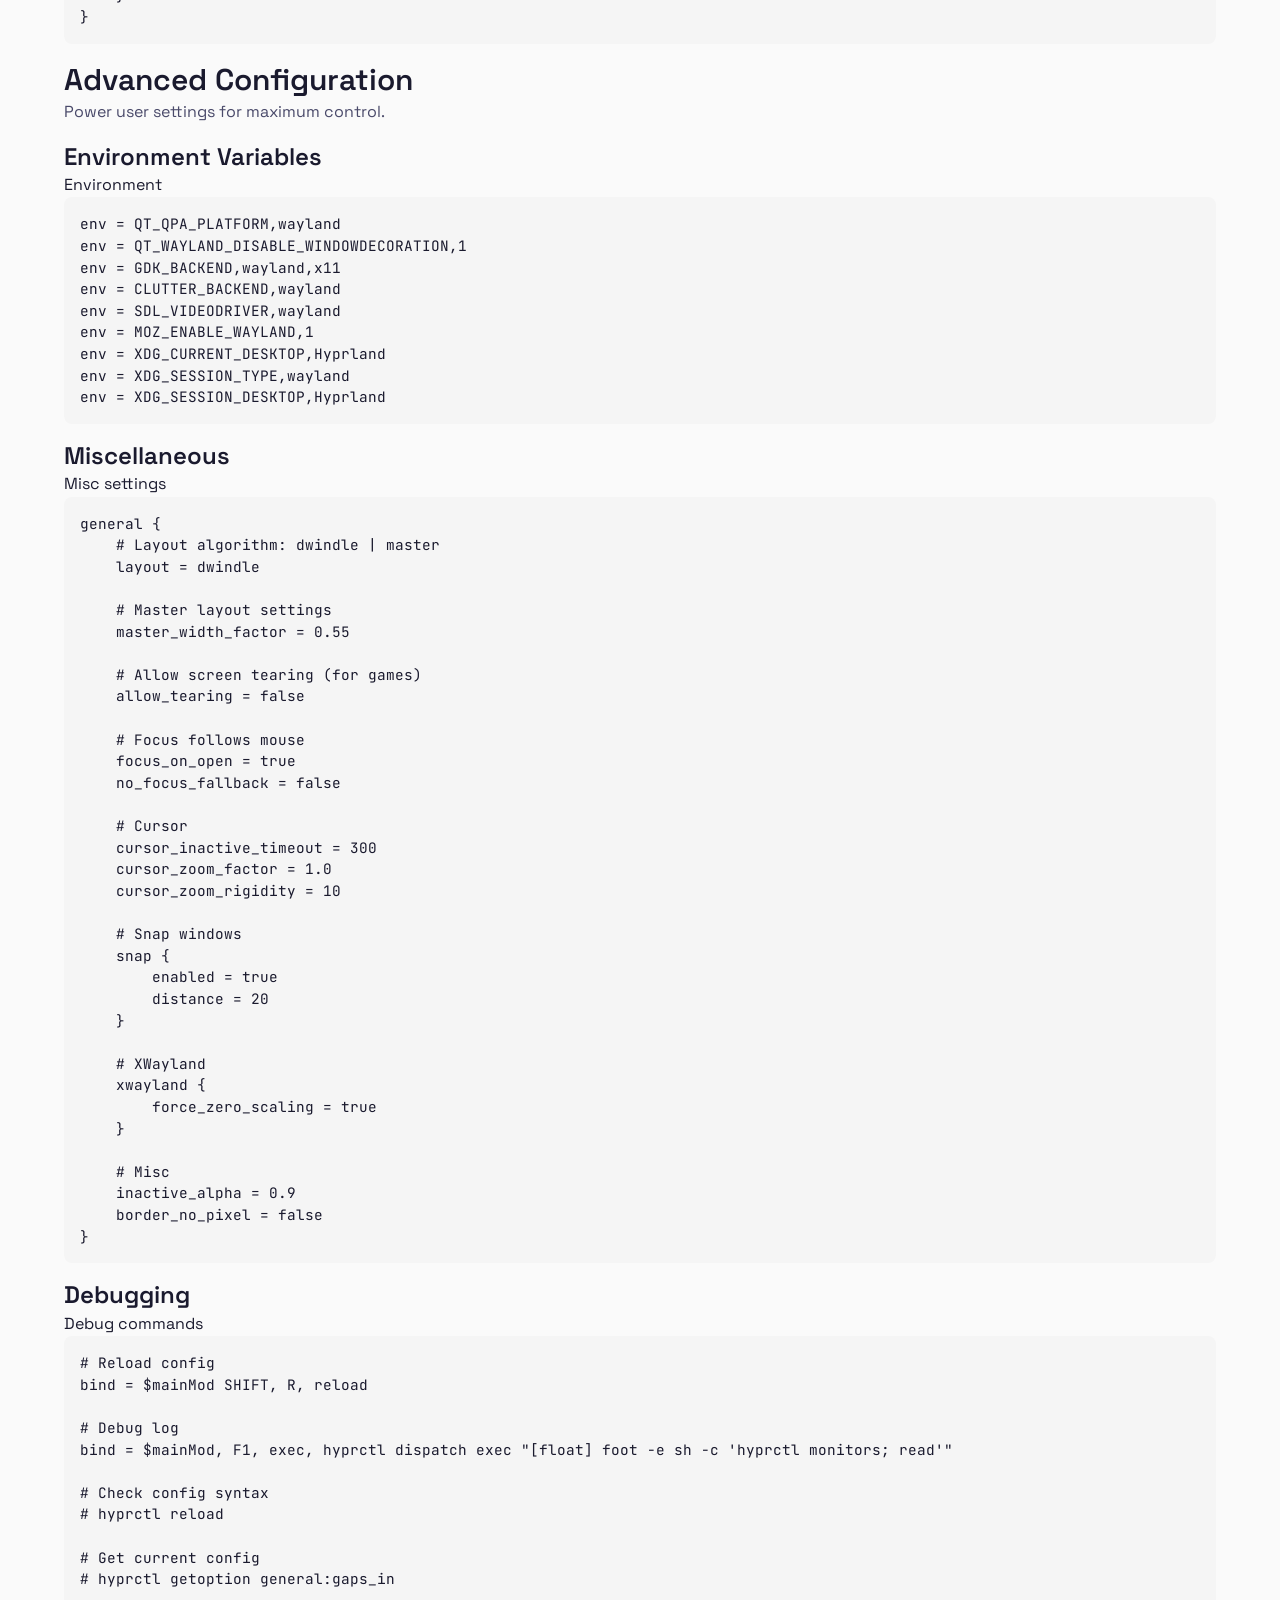
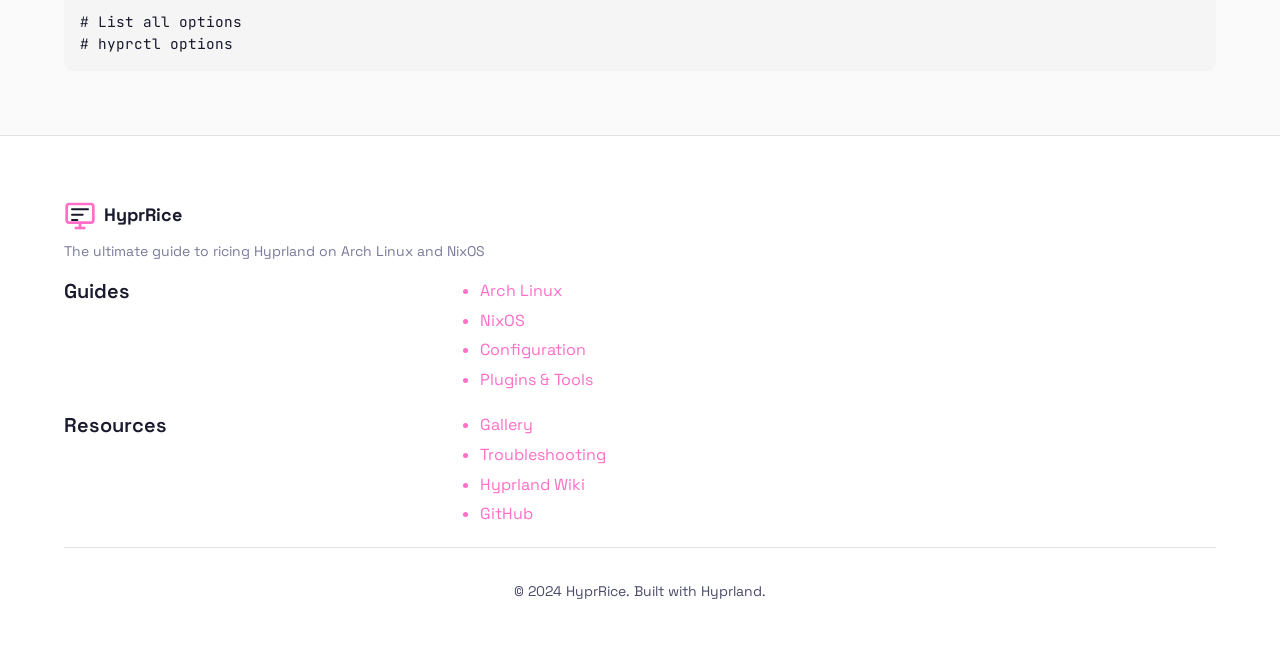
<file: html/config.html>
<!DOCTYPE html>
<html lang="en">
<head>
    <meta charset="UTF-8">
    <meta name="viewport" content="width=device-width, initial-scale=1.0">
    <meta name="description" content="Complete Hyprland configuration guide - keybindings, window rules, animations, and advanced settings">
    <meta name="theme-color" content="#fafafa">
    <title>Configuration - Hyprland Ricing Guide</title>
    <link rel="stylesheet" href="../css/main.css">
    <link rel="stylesheet" href="../css/components.css">
    <link rel="stylesheet" href="../css/theme.css">
    <link rel="preconnect" href="https://fonts.googleapis.com">
    <link rel="preconnect" href="https://fonts.gstatic.com" crossorigin>
    <link href="https://fonts.googleapis.com/css2?family=JetBrains+Mono:wght@400;500;600;700&family=Space+Grotesk:wght@400;500;600;700&display=swap" rel="stylesheet">
</head>
<body>
    <div class="theme-toggle" id="themeToggle" aria-label="Toggle dark/light theme">
        <svg class="sun-icon" viewBox="0 0 24 24" fill="none" stroke="currentColor" stroke-width="2">
            <circle cx="12" cy="12" r="5"></circle>
            <line x1="12" y1="1" x2="12" y2="3"></line>
            <line x1="12" y1="21" x2="12" y2="23"></line>
            <line x1="4.22" y1="4.22" x2="5.64" y2="5.64"></line>
            <line x1="18.36" y1="18.36" x2="19.78" y2="19.78"></line>
            <line x1="1" y1="12" x2="3" y2="12"></line>
            <line x1="21" y1="12" x2="23" y2="12"></line>
            <line x1="4.22" y1="19.78" x2="5.64" y2="18.36"></line>
            <line x1="18.36" y1="5.64" x2="19.78" y2="4.22"></line>
        </svg>
        <svg class="moon-icon" viewBox="0 0 24 24" fill="none" stroke="currentColor" stroke-width="2">
            <path d="M21 12.79A9 9 0 1 1 11.21 3 7 7 0 0 0 21 12.79z"></path>
        </svg>
    </div>

    <header class="site-header">
        <nav class="main-nav">
            <a href="../index.html" class="logo">
                <svg class="logo-icon" viewBox="0 0 24 24" fill="none" stroke="currentColor" stroke-width="2">
                    <rect x="2" y="3" width="20" height="14" rx="2" ry="2"></rect>
                    <line x1="8" y1="21" x2="16" y2="21"></line>
                    <line x1="12" y1="17" x2="12" y2="21"></line>
                    <path d="M6 7h12M6 11h8M6 15h4" stroke="currentColor" stroke-width="1.5" stroke-linecap="round"></path>
                </svg>
                <span class="logo-text">HyprRice</span>
            </a>
            <button class="nav-toggle" id="navToggle" aria-label="Toggle navigation">
                <span class="hamburger"></span>
            </button>
            <ul class="nav-links" id="navLinks">
                <li><a href="../index.html">Home</a></li>
                <li><a href="arch-guide.html">Arch Linux</a></li>
                <li><a href="nixos-guide.html">NixOS</a></li>
                <li><a href="config.html" class="active">Configuration</a></li>
                <li><a href="plugins.html">Plugins & Tools</a></li>
                <li><a href="gallery.html">Gallery</a></li>
                <li><a href="troubleshooting.html">Troubleshooting</a></li>
            </ul>
        </nav>
    </header>

    <main>
        <div class="guide-layout">
            <aside class="guide-sidebar" id="guideSidebar">
                <button class="sidebar-toggle" id="sidebarToggle" aria-label="Toggle sidebar">
                    <svg width="24" height="24" viewBox="0 0 24 24" fill="none" stroke="currentColor" stroke-width="2">
                        <line x1="3" y1="12" x2="21" y2="12"></line>
                        <line x1="3" y1="6" x2="21" y2="6"></line>
                        <line x1="3" y1="18" x2="21" y2="18"></line>
                    </svg>
                </button>
                <nav class="sidebar-nav">
                    <ul class="sidebar-links">
                        <li><a href="#structure" class="sidebar-link">Config Structure</a></li>
                        <li><a href="#keybindings" class="sidebar-link">Keybindings</a></li>
                        <li><a href="#window-rules" class="sidebar-link">Window Rules</a></li>
                        <li><a href="#animations" class="sidebar-link">Animations</a></li>
                        <li><a href="#gaps-borders" class="sidebar-link">Gaps & Borders</a></li>
                        <li><a href="#monitors" class="sidebar-link">Monitors</a></li>
                        <li><a href="#input" class="sidebar-link">Input Settings</a></li>
                        <li><a href="#advanced" class="sidebar-link">Advanced</a></li>
                    </ul>
                </nav>
            </aside>

            <div class="guide-content">
                <header class="page-header">
                    <div class="container">
                        <span class="badge badge-config" style="margin-bottom: var(--space-md);">Configuration</span>
                        <h1>Hyprland Configuration</h1>
                        <p>Master your hyprland.conf - keybindings, window rules, animations, and advanced settings</p>
                    </div>
                </header>

                <div class="container">
                    <section id="structure" class="guide-section">
                        <h2>Config Structure</h2>
                        <p>Hyprland uses a single configuration file at <code>~/.config/hypr/hyprland.conf</code>. The config is organized into sections:</p>

                        <div class="code-block">
                            <div class="code-header"><span>hyprland.conf</span></div>
                            <pre><code># Monitor configuration
monitor=eDP-1,preferred,auto,1
monitor=HDMI-A-1,1920x1080@60,1920x0,1

# Input settings
input {
    kb_layout = us
    kb_variant =
    kb_model =
    kb_options = caps:escape
    kb_repeat_rate = 25
    kb_repeat_delay = 600
    sensitivity = 0
    accel_profile = flat
}

# General settings
general {
    gaps_in = 5
    gaps_out = 10
    border_size = 2
    col.active_border = rgba(89b4faee) rgba(89b4faee) 45deg
    col.inactive_border = rgba(313244ee)
    layout = dwindle
    allow_tearing = false
}

# Decoration
decoration {
    rounding = 10
    blur {
        enabled = true
        size = 8
        passes = 3
        new_optimizations = true
    }
    drop_shadow = true
    shadow_range = 4
    shadow_render_power = 3
    col.shadow = rgba(1a1a2eaa)
}

# Animations
animations {
    enabled = yes
    bezier = myBezier, 0.05, 0.9, 0.1, 1.05
    animation = windows, 1, 7, myBezier
    animation = windowsOut, 1, 7, default, popin 80%
    animation = border, 1, 10, default
    animation = borderangle, 1, 8, default
    animation = fade, 1, 7, default
    animation = workspaces, 1, 6, default
}

# Keybindings (see Keybindings section)
$mainMod = SUPER

bind = $mainMod, Q, killactive,
bind = $mainMod, Return, exec, kitty
bind = $mainMod, D, exec, rofi -show drun

# Window rules (see Window Rules section)
windowrulev2 = float, class:^(pavucontrol)$
windowrulev2 = size 800 600, class:^(pavucontrol)$
windowrulev2 = center, class:^(pavucontrol)$</code></pre>
                        </div>
                    </section>

                    <section id="keybindings" class="guide-section">
                        <h2>Essential Keybindings</h2>
                        <p>Define your workflow with custom keybindings. <code>$mainMod</code> is typically SUPER (Windows key).</p>

                        <h3>Window Management</h3>
                        <div class="code-block">
                            <div class="code-header"><span>Window keybindings</span></div>
                            <pre><code># Close window
bind = $mainMod, Q, killactive,

# Move focus
bind = $mainMod, left, movefocus, l
bind = $mainMod, right, movefocus, r
bind = $mainMod, up, movefocus, u
bind = $mainMod, down, movefocus, d

# Swap windows
bind = $mainMod SHIFT, left, swapwindow, l
bind = $mainMod SHIFT, right, swapwindow, r
bind = $mainMod SHIFT, up, swapwindow, u
bind = $mainMod SHIFT, down, swapwindow, d

# Fullscreen
bind = $mainMod, F, fullscreen, 1
bind = $mainMod SHIFT, F, fullscreen, 0

# Toggle floating
bind = $mainMod SHIFT, space, togglefloating,

# Move/resize floating
bind = $mainMod, mouse_down, moveresize, move
bind = $mainMod SHIFT, mouse_down, moveresize, resize</code></pre>
                        </div>

                        <h3>Workspaces</h3>
                        <div class="code-block">
                            <div class="code-header"><span>Workspace keybindings</span></div>
                            <pre><code># Switch workspace
bind = $mainMod, 1, workspace, 1
bind = $mainMod, 2, workspace, 2
bind = $mainMod, 3, workspace, 3
bind = $mainMod, 4, workspace, 4
bind = $mainMod, 5, workspace, 5

# Move window to workspace
bind = $mainMod SHIFT, 1, movetoworkspace, 1
bind = $mainMod SHIFT, 2, movetoworkspace, 2
bind = $mainMod SHIFT, 3, movetoworkspace, 3
bind = $mainMod SHIFT, 4, movetoworkspace, 4
bind = $mainMod SHIFT, 5, movetoworkspace, 5

# Workspace navigation
bind = $mainMod, Tab, workspace, e+1
bind = $mainMod SHIFT, Tab, workspace, e-1

# Special workspace (scratchpad)
bind = $mainMod, S, togglespecialworkspace, magic
bind = $mainMod SHIFT, S, movetoworkspace, special:magic</code></pre>
                        </div>

                        <h3>Applications</h3>
                        <div class="code-block">
                            <div class="code-header"><span>App launchers</span></div>
                            <pre><code>$terminal = kitty
$menu = rofi -show drun
$browser = firefox
$files = thunar

bind = $mainMod, Return, exec, $terminal
bind = $mainMod, D, exec, $menu
bind = $mainMod SHIFT, D, exec, $browser
bind = $mainMod, E, exec, $files

# Screenshot
bind = , Print, exec, grim -g "$(slurp)" - | wl-copy
bind = SHIFT, Print, exec, grim - | wl-copy

# Audio
bind = , XF86AudioRaiseVolume, exec, wpctl set-volume @DEFAULT_AUDIO_SINK@ 5%+
bind = , XF86AudioLowerVolume, exec, wpctl set-volume @DEFAULT_AUDIO_SINK@ 5%-
bind = , XF86AudioMute, exec, wpctl set-mute @DEFAULT_AUDIO_SINK@ toggle</code></pre>
                        </div>
                    </section>

                    <section id="window-rules" class="guide-section">
                        <h2>Window Rules</h2>
                        <p>Window rules (v2 syntax) let you control window behavior automatically.</p>

                        <div class="code-block">
                            <div class="code-header"><span>Window rules examples</span></div>
                            <pre><code># Float specific apps
windowrulev2 = float, class:^(pavucontrol|nm-connection-editor|blueman-manager)$
windowrulev2 = float, title:^(Picture-in-Picture)$

# Size and position for floating windows
windowrulev2 = size 800 600, class:^(pavucontrol)$
windowrulev2 = center, class:^(pavucontrol)$

# Make specific apps fullscreen
windowrulev2 = fullscreen, class:^(firefox|chrome)$ title:^(.* - YouTube)$

# Assign apps to workspaces
windowrulev2 = workspace 2, class:^(firefox|chrome|brave)$
windowrulev2 = workspace 3, class:^(code|code-oss)$
windowrulev2 = workspace 4, class:^(discord|slack|telegram)$
windowrulev2 = workspace 5, class:^(spotify|mpv)$

# Opacity rules
windowrulev2 = opacity 0.95 0.95, class:^(kitty|alacritty)$
windowrulev2 = opacity 0.9 0.9, class:^(rofi|wofi)$

# Disable rounding for specific apps
windowrulev2 = rounding 0, class:^(firefox|chrome)$

# No animations for specific apps
windowrulev2 = animation none, class:^(mpv|vlc)$

# Pin to all workspaces
windowrulev2 = pin, class:^(polybar|waybar)$</code></pre>
                        </div>
                    </section>

                    <section id="animations" class="guide-section">
                        <h2>Animations</h2>
                        <p>Customize animations with bezier curves for smooth transitions.</p>

                        <div class="code-block">
                            <div class="code-header"><span>Animation config</span></div>
                            <pre><code>animations {
    enabled = yes

    # Custom bezier curves
    bezier = smooth, 0.25, 0.46, 0.45, 0.94
    bezier = snappy, 0.05, 0.9, 0.1, 1.05
    bezier = bounce, 0.68, -0.55, 0.27, 1.55
    bezier = linear, 0, 0, 1, 1

    # Window animations
    animation = windows, 1, 7, smooth
    animation = windowsOut, 1, 5, smooth, popin 80%
    animation = border, 1, 10, linear
    animation = borderangle, 1, 8, linear
    animation = fade, 1, 7, smooth
    animation = workspaces, 1, 6, smooth

    # Special workspace animation
    animation = specialWorkspace, 1, 10, bounce

    # Disable all animations (for performance)
    # enabled = no
}</code></pre>
                        </div>

                        <div class="note-box tip">
                            <svg viewBox="0 0 24 24" fill="none" stroke="currentColor" stroke-width="2"><path d="M22 11.08V12a10 10 0 1 1-5.93-9.14"></path><polyline points="22 4 12 14.01 9 11.01"></polyline></svg>
                            <div>
                                <strong>Tip:</strong> Use <code>hyprctl animation</code> to test animations live. Disable with <code>enabled = no</code> for maximum performance.
                            </div>
                        </div>
                    </section>

                    <section id="gaps-borders" class="guide-section">
                        <h2>Gaps & Borders</h2>
                        <p>Fine-tune spacing and window borders for your perfect setup.</p>

                        <div class="code-block">
                            <div class="code-header"><span>Gaps & borders</span></div>
                            <pre><code>general {
    # Inner gaps (between windows)
    gaps_in = 5

    # Outer gaps (window to screen edge)
    gaps_out = 10

    # Workspace-specific gaps
    # workspace = 1, gaps_in:10, gaps_out:20

    # Border size
    border_size = 2

    # Active window border (gradient)
    col.active_border = rgba(89b4faee) rgba(f5c2e7ee) 45deg

    # Inactive window border
    col.inactive_border = rgba(313244ee)

    # Grouped window border (tabbed/tiled groups)
    col.group_border = rgba(89b4faee) rgba(f5c2e7ee) 45deg

    # Urgent window border (notifications)
    col.urgent_border = rgba(f38ba8ee)

    # Resize border
    resize_on_border = true
    extend_border_grab_area = 15
}</code></pre>
                        </div>
                    </section>

                    <section id="monitors" class="guide-section">
                        <h2>Monitor Configuration</h2>
                        <p>Configure single or multi-monitor setups with proper scaling and positioning.</p>

                        <div class="code-block">
                            <div class="code-header"><span>Monitor config</span></div>
                            <pre><code># Single monitor
monitor=eDP-1,preferred,auto,1

# Dual monitor (laptop + external)
monitor=eDP-1,1920x1080@60,0x0,1
monitor=HDMI-A-1,2560x1440@144,1920x0,1

# High DPI scaling
monitor=eDP-1,preferred,auto,1.5
monitor=DP-1,3840x2160@60,0x0,2

# Mirror mode
monitor=eDP-1,preferred,auto,1,mirror,HDMI-A-1

# Disable monitor
# monitor=HDMI-A-1,disable

# Variable refresh rate (VRR)
monitor=eDP-1,preferred,auto,1,vrr,1

# Transform (rotation)
# monitor=DP-1,preferred,auto,1,transform,1  # 90°
# monitor=DP-1,preferred,auto,1,transform,2  # 180°</code></pre>
                        </div>
                    </section>

                    <section id="input" class="guide-section">
                        <h2>Input Settings</h2>
                        <p>Configure keyboard, mouse, and touchpad behavior.</p>

                        <div class="code-block">
                            <div class="code-header"><span>Input config</span></div>
                            <pre><code>input {
    # Keyboard
    kb_layout = us
    kb_variant = dvorak
    kb_model =
    kb_options = caps:escape,grp:alt_shift_toggle
    kb_repeat_rate = 30
    kb_repeat_delay = 250
    kb_numlock = true

    # Mouse
    sensitivity = 0
    accel_profile = flat
    scroll_factor = 1
    scroll_points = false
    scroll_method = two_finger
    tap-to-click = true
    tap-and-drag = true
    drag_lock = false
    disable_while_typing = true
    left_handed = false
    natural_scroll = false

    # Touchpad gestures
    gesture_workspace_swipe = true
    gesture_workspace_swipe_fingers = 3
    gesture_workspace_swipe_distance = 300
    gesture_workspace_swipe_invert = false

    # Touchpad
    touchpad {
        natural_scroll = true
        tap-to-click = true
        tap-and-drag = true
        drag_lock = false
        disable_while_typing = true
    }

    # Tablet
    tablet {
        mapped_to_output = eDP-1
    }
}</code></pre>
                        </div>
                    </section>

                    <section id="advanced" class="guide-section">
                        <h2>Advanced Configuration</h2>
                        <p>Power user settings for maximum control.</p>

                        <h3>Environment Variables</h3>
                        <div class="code-block">
                            <div class="code-header"><span>Environment</span></div>
                            <pre><code>env = QT_QPA_PLATFORM,wayland
env = QT_WAYLAND_DISABLE_WINDOWDECORATION,1
env = GDK_BACKEND,wayland,x11
env = CLUTTER_BACKEND,wayland
env = SDL_VIDEODRIVER,wayland
env = MOZ_ENABLE_WAYLAND,1
env = XDG_CURRENT_DESKTOP,Hyprland
env = XDG_SESSION_TYPE,wayland
env = XDG_SESSION_DESKTOP,Hyprland</code></pre>
                        </div>

                        <h3>Miscellaneous</h3>
                        <div class="code-block">
                            <div class="code-header"><span>Misc settings</span></div>
                            <pre><code>general {
    # Layout algorithm: dwindle | master
    layout = dwindle

    # Master layout settings
    master_width_factor = 0.55

    # Allow screen tearing (for games)
    allow_tearing = false

    # Focus follows mouse
    focus_on_open = true
    no_focus_fallback = false

    # Cursor
    cursor_inactive_timeout = 300
    cursor_zoom_factor = 1.0
    cursor_zoom_rigidity = 10

    # Snap windows
    snap {
        enabled = true
        distance = 20
    }

    # XWayland
    xwayland {
        force_zero_scaling = true
    }

    # Misc
    inactive_alpha = 0.9
    border_no_pixel = false
}</code></pre>
                        </div>

                        <h3>Debugging</h3>
                        <div class="code-block">
                            <div class="code-header"><span>Debug commands</span></div>
                            <pre><code># Reload config
bind = $mainMod SHIFT, R, reload

# Debug log
bind = $mainMod, F1, exec, hyprctl dispatch exec "[float] foot -e sh -c 'hyprctl monitors; read'"

# Check config syntax
# hyprctl reload

# Get current config
# hyprctl getoption general:gaps_in

# List all options
# hyprctl options</code></pre>
                        </div>
                    </section>
                </div>
            </div>
        </div>
    </main>

    <footer class="site-footer">
        <div class="container">
            <div class="footer-grid">
                <div class="footer-brand">
                    <a href="../index.html" class="logo">
                        <svg class="logo-icon" viewBox="0 0 24 24" fill="none" stroke="currentColor" stroke-width="2">
                            <rect x="2" y="3" width="20" height="14" rx="2" ry="2"></rect>
                            <line x1="8" y1="21" x2="16" y2="21"></line>
                            <line x1="12" y1="17" x2="12" y2="21"></line>
                            <path d="M6 7h12M6 11h8M6 15h4" stroke="currentColor" stroke-width="1.5" stroke-linecap="round"></path>
                        </svg>
                        <span class="logo-text">HyprRice</span>
                    </a>
                    <p>The ultimate guide to ricing Hyprland on Arch Linux and NixOS</p>
                </div>
                <nav class="footer-nav">
                    <h4>Guides</h4>
                    <ul>
                        <li><a href="arch-guide.html">Arch Linux</a></li>
                        <li><a href="nixos-guide.html">NixOS</a></li>
                        <li><a href="config.html">Configuration</a></li>
                        <li><a href="plugins.html">Plugins & Tools</a></li>
                    </ul>
                </nav>
                <nav class="footer-nav">
                    <h4>Resources</h4>
                    <ul>
                        <li><a href="gallery.html">Gallery</a></li>
                        <li><a href="troubleshooting.html">Troubleshooting</a></li>
                        <li><a href="https://wiki.hyprland.org" target="_blank">Hyprland Wiki</a></li>
                        <li><a href="https://github.com/hyprwm/Hyprland" target="_blank">GitHub</a></li>
                    </ul>
                </nav>
            </div>
            <div class="footer-bottom">
                <p>&copy; 2024 HyprRice. Built with Hyprland.</p>
            </div>
        </div>
    </footer>

    <script src="../js/main.js"></script>
    <script src="../js/theme.js"></script>
    <script src="../js/navigation.js"></script>
</body>
</html>
</file>
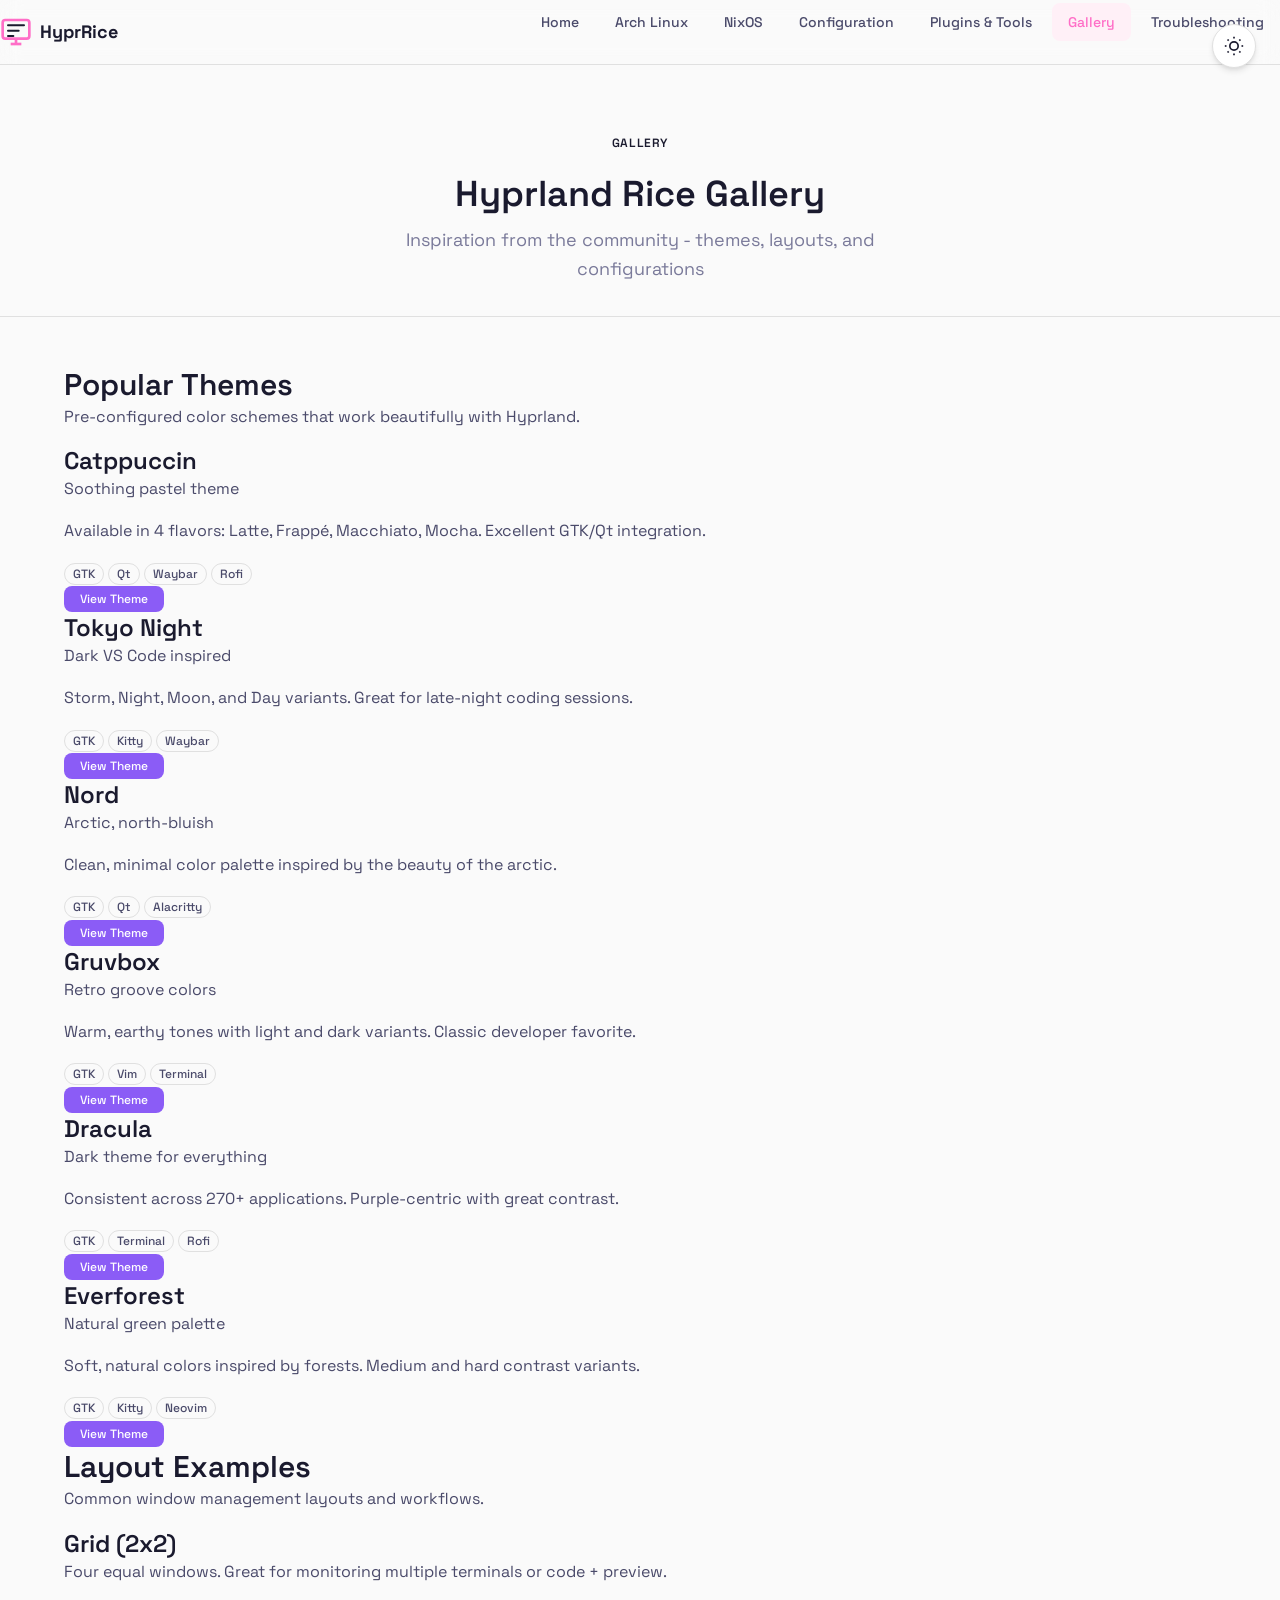
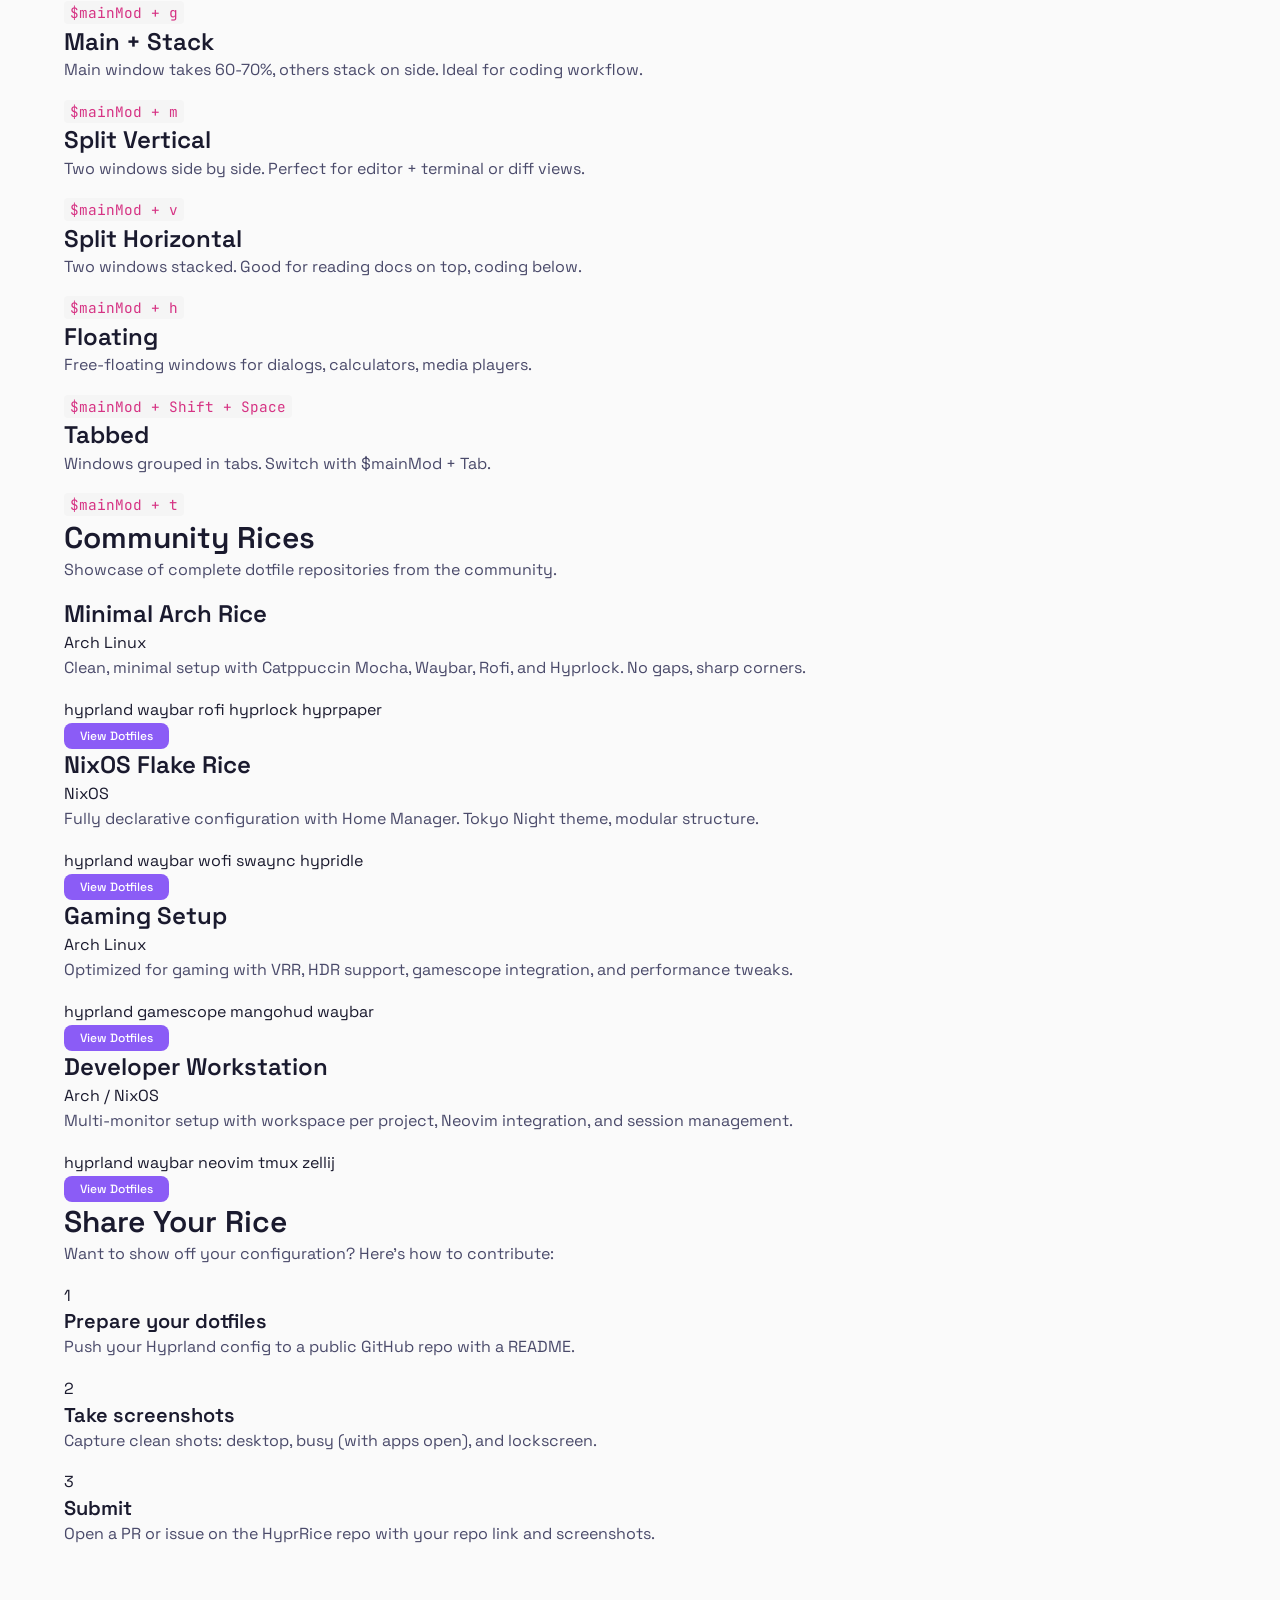
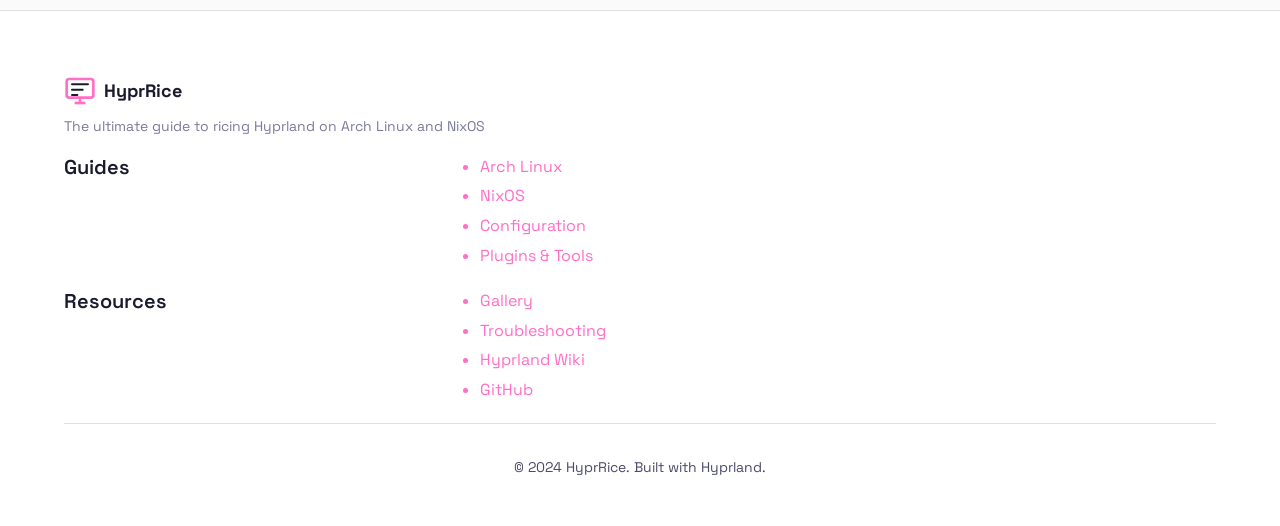
<file: html/gallery.html>
<!DOCTYPE html>
<html lang="en">
<head>
    <meta charset="UTF-8">
    <meta name="viewport" content="width=device-width, initial-scale=1.0">
    <meta name="description" content="Hyprland rice gallery - screenshots and configurations from the community">
    <meta name="theme-color" content="#fafafa">
    <title>Gallery - Hyprland Ricing Guide</title>
    <link rel="stylesheet" href="../css/main.css">
    <link rel="stylesheet" href="../css/components.css">
    <link rel="stylesheet" href="../css/theme.css">
    <link rel="preconnect" href="https://fonts.googleapis.com">
    <link rel="preconnect" href="https://fonts.gstatic.com" crossorigin>
    <link href="https://fonts.googleapis.com/css2?family=JetBrains+Mono:wght@400;500;600;700&family=Space+Grotesk:wght@400;500;600;700&display=swap" rel="stylesheet">
</head>
<body>
    <div class="theme-toggle" id="themeToggle" aria-label="Toggle dark/light theme">
        <svg class="sun-icon" viewBox="0 0 24 24" fill="none" stroke="currentColor" stroke-width="2">
            <circle cx="12" cy="12" r="5"></circle>
            <line x1="12" y1="1" x2="12" y2="3"></line>
            <line x1="12" y1="21" x2="12" y2="23"></line>
            <line x1="4.22" y1="4.22" x2="5.64" y2="5.64"></line>
            <line x1="18.36" y1="18.36" x2="19.78" y2="19.78"></line>
            <line x1="1" y1="12" x2="3" y2="12"></line>
            <line x1="21" y1="12" x2="23" y2="12"></line>
            <line x1="4.22" y1="19.78" x2="5.64" y2="18.36"></line>
            <line x1="18.36" y1="5.64" x2="19.78" y2="4.22"></line>
        </svg>
        <svg class="moon-icon" viewBox="0 0 24 24" fill="none" stroke="currentColor" stroke-width="2">
            <path d="M21 12.79A9 9 0 1 1 11.21 3 7 7 0 0 0 21 12.79z"></path>
        </svg>
    </div>

    <header class="site-header">
        <nav class="main-nav">
            <a href="../index.html" class="logo">
                <svg class="logo-icon" viewBox="0 0 24 24" fill="none" stroke="currentColor" stroke-width="2">
                    <rect x="2" y="3" width="20" height="14" rx="2" ry="2"></rect>
                    <line x1="8" y1="21" x2="16" y2="21"></line>
                    <line x1="12" y1="17" x2="12" y2="21"></line>
                    <path d="M6 7h12M6 11h8M6 15h4" stroke="currentColor" stroke-width="1.5" stroke-linecap="round"></path>
                </svg>
                <span class="logo-text">HyprRice</span>
            </a>
            <button class="nav-toggle" id="navToggle" aria-label="Toggle navigation">
                <span class="hamburger"></span>
            </button>
            <ul class="nav-links" id="navLinks">
                <li><a href="../index.html">Home</a></li>
                <li><a href="arch-guide.html">Arch Linux</a></li>
                <li><a href="nixos-guide.html">NixOS</a></li>
                <li><a href="config.html">Configuration</a></li>
                <li><a href="plugins.html">Plugins & Tools</a></li>
                <li><a href="gallery.html" class="active">Gallery</a></li>
                <li><a href="troubleshooting.html">Troubleshooting</a></li>
            </ul>
        </nav>
    </header>

    <main>
        <header class="page-header">
            <div class="container">
                <span class="badge badge-gallery" style="margin-bottom: var(--space-md);">Gallery</span>
                <h1>Hyprland Rice Gallery</h1>
                <p>Inspiration from the community - themes, layouts, and configurations</p>
            </div>
        </header>

        <div class="container">
            <section class="guide-section">
                <h2>Popular Themes</h2>
                <p>Pre-configured color schemes that work beautifully with Hyprland.</p>

                <div class="card-grid">
                    <article class="card">
                        <div class="card-thumb catppuccin"></div>
                        <div class="card-content">
                            <h3>Catppuccin</h3>
                            <p class="card-meta">Soothing pastel theme</p>
                            <p>Available in 4 flavors: Latte, Frappé, Macchiato, Mocha. Excellent GTK/Qt integration.</p>
                            <div class="card-tags">
                                <span class="tag">GTK</span>
                                <span class="tag">Qt</span>
                                <span class="tag">Waybar</span>
                                <span class="tag">Rofi</span>
                            </div>
                            <a href="https://github.com/catppuccin/catppuccin" target="_blank" class="btn btn-sm btn-secondary">View Theme</a>
                        </div>
                    </article>

                    <article class="card">
                        <div class="card-thumb tokyonight"></div>
                        <div class="card-content">
                            <h3>Tokyo Night</h3>
                            <p class="card-meta">Dark VS Code inspired</p>
                            <p>Storm, Night, Moon, and Day variants. Great for late-night coding sessions.</p>
                            <div class="card-tags">
                                <span class="tag">GTK</span>
                                <span class="tag">Kitty</span>
                                <span class="tag">Waybar</span>
                            </div>
                            <a href="https://github.com/folke/tokyonight.nvim" target="_blank" class="btn btn-sm btn-secondary">View Theme</a>
                        </div>
                    </article>

                    <article class="card">
                        <div class="card-thumb nord"></div>
                        <div class="card-content">
                            <h3>Nord</h3>
                            <p class="card-meta">Arctic, north-bluish</p>
                            <p>Clean, minimal color palette inspired by the beauty of the arctic.</p>
                            <div class="card-tags">
                                <span class="tag">GTK</span>
                                <span class="tag">Qt</span>
                                <span class="tag">Alacritty</span>
                            </div>
                            <a href="https://www.nordtheme.com/" target="_blank" class="btn btn-sm btn-secondary">View Theme</a>
                        </div>
                    </article>

                    <article class="card">
                        <div class="card-thumb gruvbox"></div>
                        <div class="card-content">
                            <h3>Gruvbox</h3>
                            <p class="card-meta">Retro groove colors</p>
                            <p>Warm, earthy tones with light and dark variants. Classic developer favorite.</p>
                            <div class="card-tags">
                                <span class="tag">GTK</span>
                                <span class="tag">Vim</span>
                                <span class="tag">Terminal</span>
                            </div>
                            <a href="https://github.com/morhetz/gruvbox" target="_blank" class="btn btn-sm btn-secondary">View Theme</a>
                        </div>
                    </article>

                    <article class="card">
                        <div class="card-thumb dracula"></div>
                        <div class="card-content">
                            <h3>Dracula</h3>
                            <p class="card-meta">Dark theme for everything</p>
                            <p>Consistent across 270+ applications. Purple-centric with great contrast.</p>
                            <div class="card-tags">
                                <span class="tag">GTK</span>
                                <span class="tag">Terminal</span>
                                <span class="tag">Rofi</span>
                            </div>
                            <a href="https://draculatheme.com/" target="_blank" class="btn btn-sm btn-secondary">View Theme</a>
                        </div>
                    </article>

                    <article class="card">
                        <div class="card-thumb everforest"></div>
                        <div class="card-content">
                            <h3>Everforest</h3>
                            <p class="card-meta">Natural green palette</p>
                            <p>Soft, natural colors inspired by forests. Medium and hard contrast variants.</p>
                            <div class="card-tags">
                                <span class="tag">GTK</span>
                                <span class="tag">Kitty</span>
                                <span class="tag">Neovim</span>
                            </div>
                            <a href="https://github.com/sainnhe/everforest" target="_blank" class="btn btn-sm btn-secondary">View Theme</a>
                        </div>
                    </article>
                </div>
            </section>

            <section class="guide-section">
                <h2>Layout Examples</h2>
                <p>Common window management layouts and workflows.</p>

                <div class="layout-grid">
                    <article class="layout-card">
                        <div class="layout-preview">
                            <div class="mini-window tl"></div>
                            <div class="mini-window tr"></div>
                            <div class="mini-window bl"></div>
                            <div class="mini-window br"></div>
                        </div>
                        <div class="layout-info">
                            <h3>Grid (2x2)</h3>
                            <p>Four equal windows. Great for monitoring multiple terminals or code + preview.</p>
                            <code class="layout-keybind">$mainMod + g</code>
                        </div>
                    </article>

                    <article class="layout-card">
                        <div class="layout-preview">
                            <div class="mini-window main"></div>
                            <div class="mini-window side1"></div>
                            <div class="mini-window side2"></div>
                        </div>
                        <div class="layout-info">
                            <h3>Main + Stack</h3>
                            <p>Main window takes 60-70%, others stack on side. Ideal for coding workflow.</p>
                            <code class="layout-keybind">$mainMod + m</code>
                        </div>
                    </article>

                    <article class="layout-card">
                        <div class="layout-preview">
                            <div class="mini-window left"></div>
                            <div class="mini-window right"></div>
                        </div>
                        <div class="layout-info">
                            <h3>Split Vertical</h3>
                            <p>Two windows side by side. Perfect for editor + terminal or diff views.</p>
                            <code class="layout-keybind">$mainMod + v</code>
                        </div>
                    </article>

                    <article class="layout-card">
                        <div class="layout-preview">
                            <div class="mini-window top"></div>
                            <div class="mini-window bottom"></div>
                        </div>
                        <div class="layout-info">
                            <h3>Split Horizontal</h3>
                            <p>Two windows stacked. Good for reading docs on top, coding below.</p>
                            <code class="layout-keybind">$mainMod + h</code>
                        </div>
                    </article>

                    <article class="layout-card">
                        <div class="layout-preview">
                            <div class="mini-window floating"></div>
                        </div>
                        <div class="layout-info">
                            <h3>Floating</h3>
                            <p>Free-floating windows for dialogs, calculators, media players.</p>
                            <code class="layout-keybind">$mainMod + Shift + Space</code>
                        </div>
                    </article>

                    <article class="layout-card">
                        <div class="layout-preview">
                            <div class="mini-window tab1 active"></div>
                            <div class="mini-window tab2"></div>
                            <div class="mini-window tab3"></div>
                        </div>
                        <div class="layout-info">
                            <h3>Tabbed</h3>
                            <p>Windows grouped in tabs. Switch with $mainMod + Tab.</p>
                            <code class="layout-keybind">$mainMod + t</code>
                        </div>
                    </article>
                </div>
            </section>

            <section class="guide-section">
                <h2>Community Rices</h2>
                <p>Showcase of complete dotfile repositories from the community.</p>

                <div class="rice-grid">
                    <article class="rice-card">
                        <div class="rice-header">
                            <h3>Minimal Arch Rice</h3>
                            <span class="rice-distro">Arch Linux</span>
                        </div>
                        <p>Clean, minimal setup with Catppuccin Mocha, Waybar, Rofi, and Hyprlock. No gaps, sharp corners.</p>
                        <div class="rice-tools">
                            <span class="tool">hyprland</span>
                            <span class="tool">waybar</span>
                            <span class="tool">rofi</span>
                            <span class="tool">hyprlock</span>
                            <span class="tool">hyprpaper</span>
                        </div>
                        <a href="https://github.com/" target="_blank" class="btn btn-sm btn-secondary">View Dotfiles</a>
                    </article>

                    <article class="rice-card">
                        <div class="rice-header">
                            <h3>NixOS Flake Rice</h3>
                            <span class="rice-distro">NixOS</span>
                        </div>
                        <p>Fully declarative configuration with Home Manager. Tokyo Night theme, modular structure.</p>
                        <div class="rice-tools">
                            <span class="tool">hyprland</span>
                            <span class="tool">waybar</span>
                            <span class="tool">wofi</span>
                            <span class="tool">swaync</span>
                            <span class="tool">hypridle</span>
                        </div>
                        <a href="https://github.com/" target="_blank" class="btn btn-sm btn-secondary">View Dotfiles</a>
                    </article>

                    <article class="rice-card">
                        <div class="rice-header">
                            <h3>Gaming Setup</h3>
                            <span class="rice-distro">Arch Linux</span>
                        </div>
                        <p>Optimized for gaming with VRR, HDR support, gamescope integration, and performance tweaks.</p>
                        <div class="rice-tools">
                            <span class="tool">hyprland</span>
                            <span class="tool">gamescope</span>
                            <span class="tool">mangohud</span>
                            <span class="tool">waybar</span>
                        </div>
                        <a href="https://github.com/" target="_blank" class="btn btn-sm btn-secondary">View Dotfiles</a>
                    </article>

                    <article class="rice-card">
                        <div class="rice-header">
                            <h3>Developer Workstation</h3>
                            <span class="rice-distro">Arch / NixOS</span>
                        </div>
                        <p>Multi-monitor setup with workspace per project, Neovim integration, and session management.</p>
                        <div class="rice-tools">
                            <span class="tool">hyprland</span>
                            <span class="tool">waybar</span>
                            <span class="tool">neovim</span>
                            <span class="tool">tmux</span>
                            <span class="tool">zellij</span>
                        </div>
                        <a href="https://github.com/" target="_blank" class="btn btn-sm btn-secondary">View Dotfiles</a>
                    </article>
                </div>
            </section>

            <section class="guide-section">
                <h2>Share Your Rice</h2>
                <p>Want to show off your configuration? Here's how to contribute:</p>

                <div class="steps">
                    <div class="step">
                        <div class="step-number">1</div>
                        <div class="step-content">
                            <h4>Prepare your dotfiles</h4>
                            <p>Push your Hyprland config to a public GitHub repo with a README.</p>
                        </div>
                    </div>
                    <div class="step">
                        <div class="step-number">2</div>
                        <div class="step-content">
                            <h4>Take screenshots</h4>
                            <p>Capture clean shots: desktop, busy (with apps open), and lockscreen.</p>
                        </div>
                    </div>
                    <div class="step">
                        <div class="step-number">3</div>
                        <div class="step-content">
                            <h4>Submit</h4>
                            <p>Open a PR or issue on the HyprRice repo with your repo link and screenshots.</p>
                        </div>
                    </div>
                </div>
            </section>
        </div>
    </main>

    <footer class="site-footer">
        <div class="container">
            <div class="footer-grid">
                <div class="footer-brand">
                    <a href="../index.html" class="logo">
                        <svg class="logo-icon" viewBox="0 0 24 24" fill="none" stroke="currentColor" stroke-width="2">
                            <rect x="2" y="3" width="20" height="14" rx="2" ry="2"></rect>
                            <line x1="8" y1="21" x2="16" y2="21"></line>
                            <line x1="12" y1="17" x2="12" y2="21"></line>
                            <path d="M6 7h12M6 11h8M6 15h4" stroke="currentColor" stroke-width="1.5" stroke-linecap="round"></path>
                        </svg>
                        <span class="logo-text">HyprRice</span>
                    </a>
                    <p>The ultimate guide to ricing Hyprland on Arch Linux and NixOS</p>
                </div>
                <nav class="footer-nav">
                    <h4>Guides</h4>
                    <ul>
                        <li><a href="arch-guide.html">Arch Linux</a></li>
                        <li><a href="nixos-guide.html">NixOS</a></li>
                        <li><a href="config.html">Configuration</a></li>
                        <li><a href="plugins.html">Plugins & Tools</a></li>
                    </ul>
                </nav>
                <nav class="footer-nav">
                    <h4>Resources</h4>
                    <ul>
                        <li><a href="gallery.html">Gallery</a></li>
                        <li><a href="troubleshooting.html">Troubleshooting</a></li>
                        <li><a href="https://wiki.hyprland.org" target="_blank">Hyprland Wiki</a></li>
                        <li><a href="https://github.com/hyprwm/Hyprland" target="_blank">GitHub</a></li>
                    </ul>
                </nav>
            </div>
            <div class="footer-bottom">
                <p>&copy; 2024 HyprRice. Built with Hyprland.</p>
            </div>
        </div>
    </footer>

    <script src="../js/main.js"></script>
    <script src="../js/theme.js"></script>
    <script src="../js/navigation.js"></script>
</body>
</html>
</file>
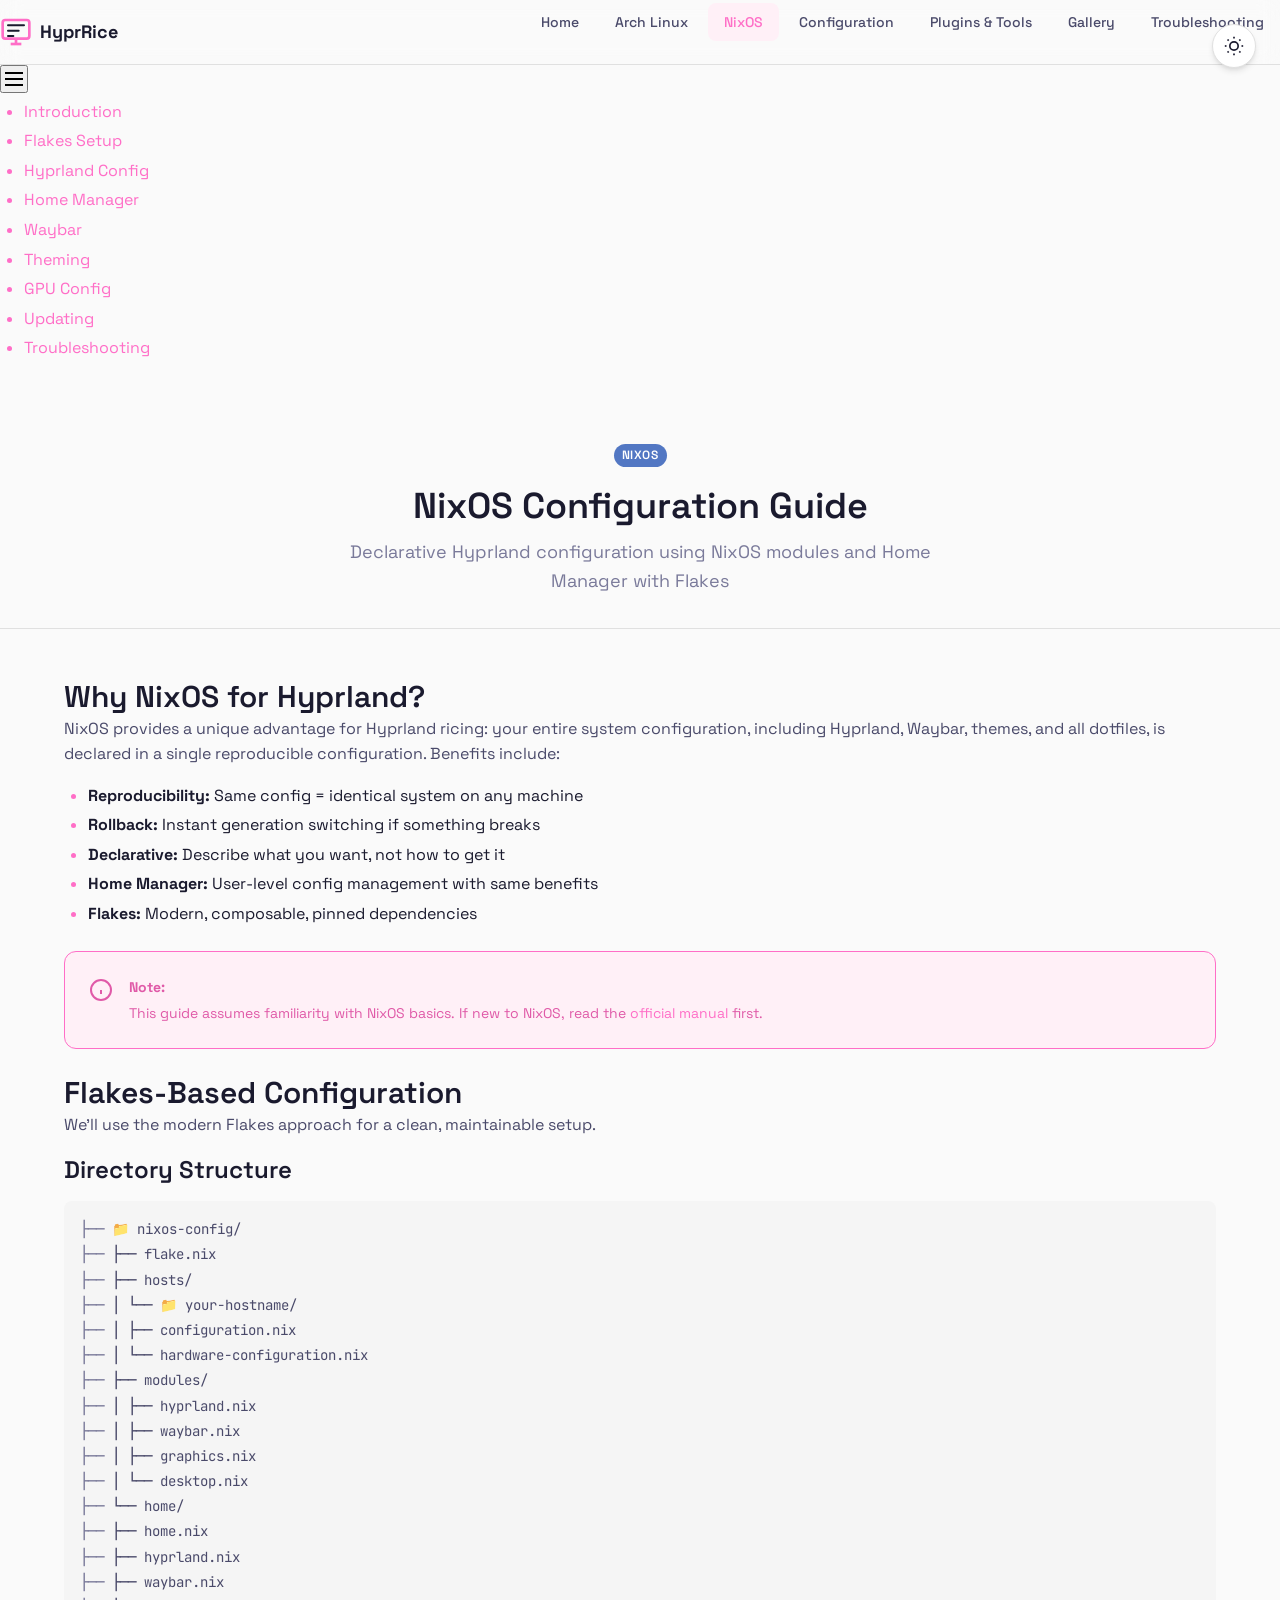
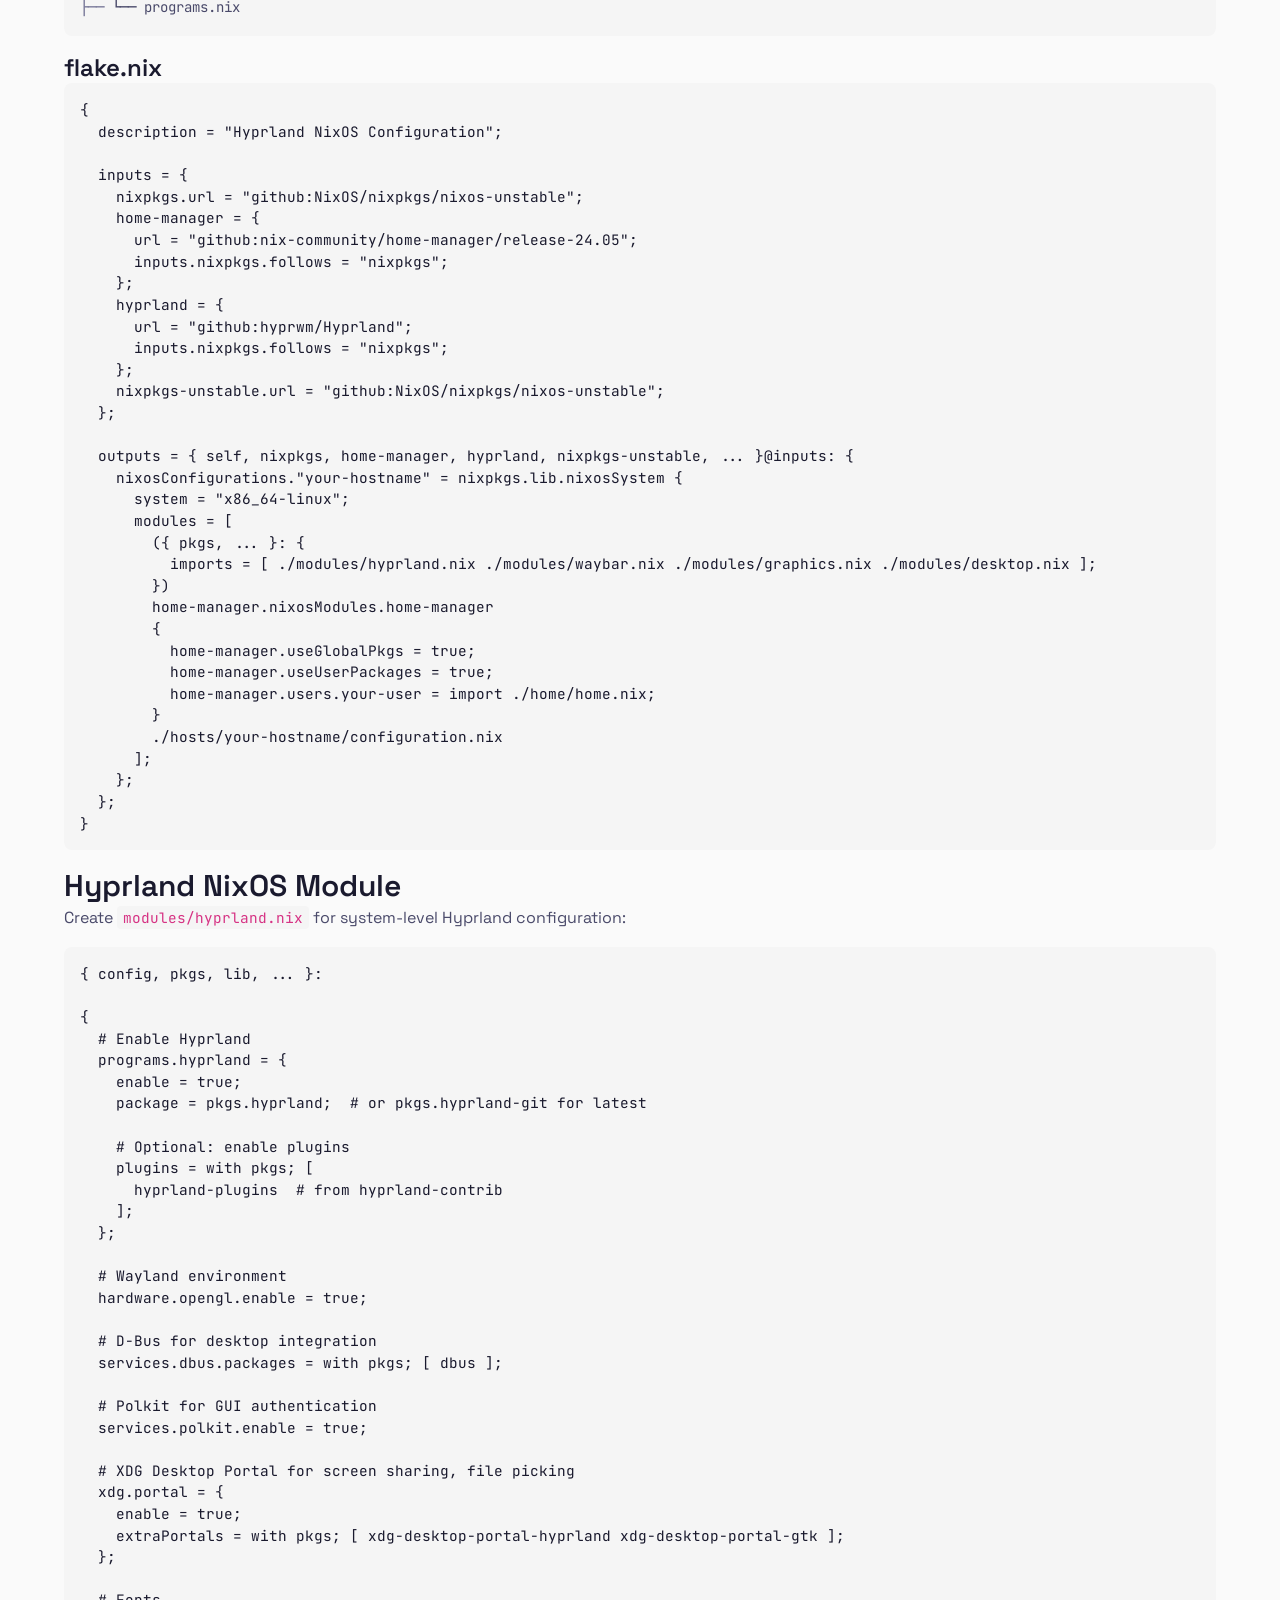
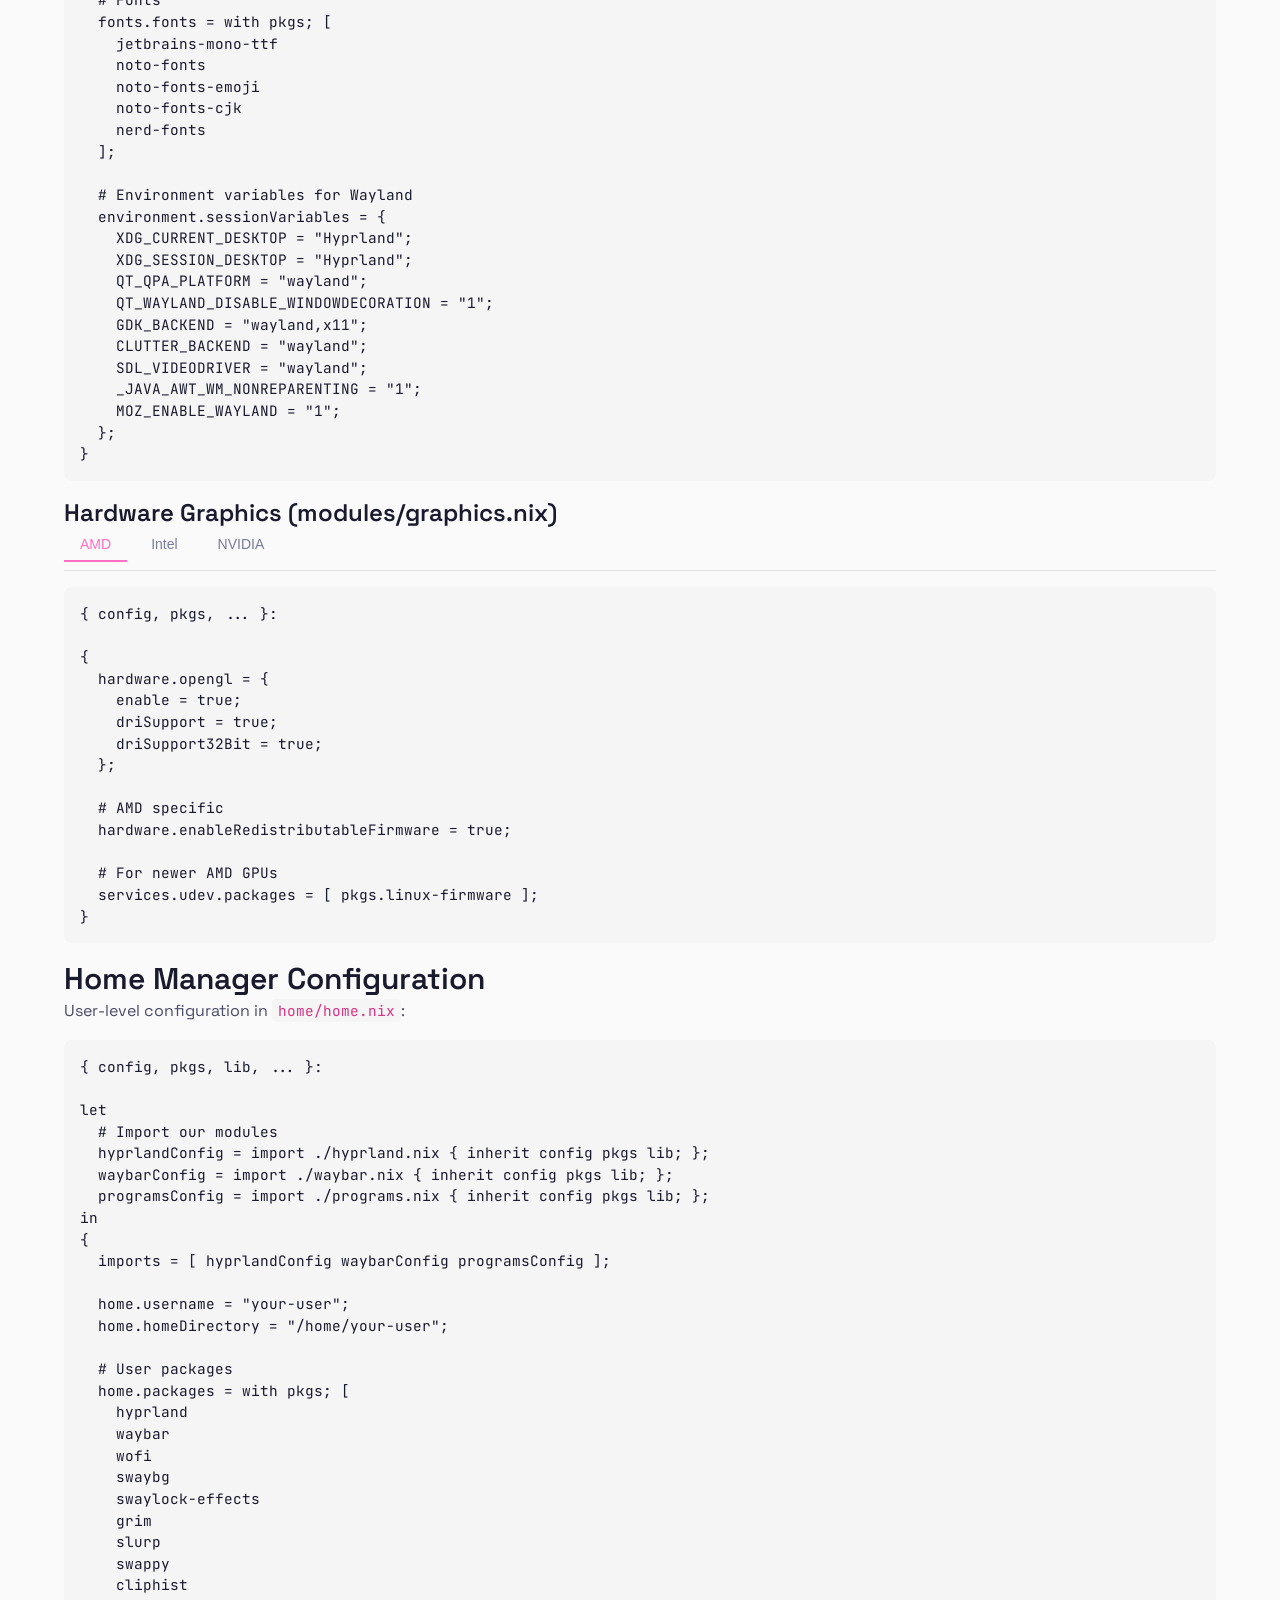
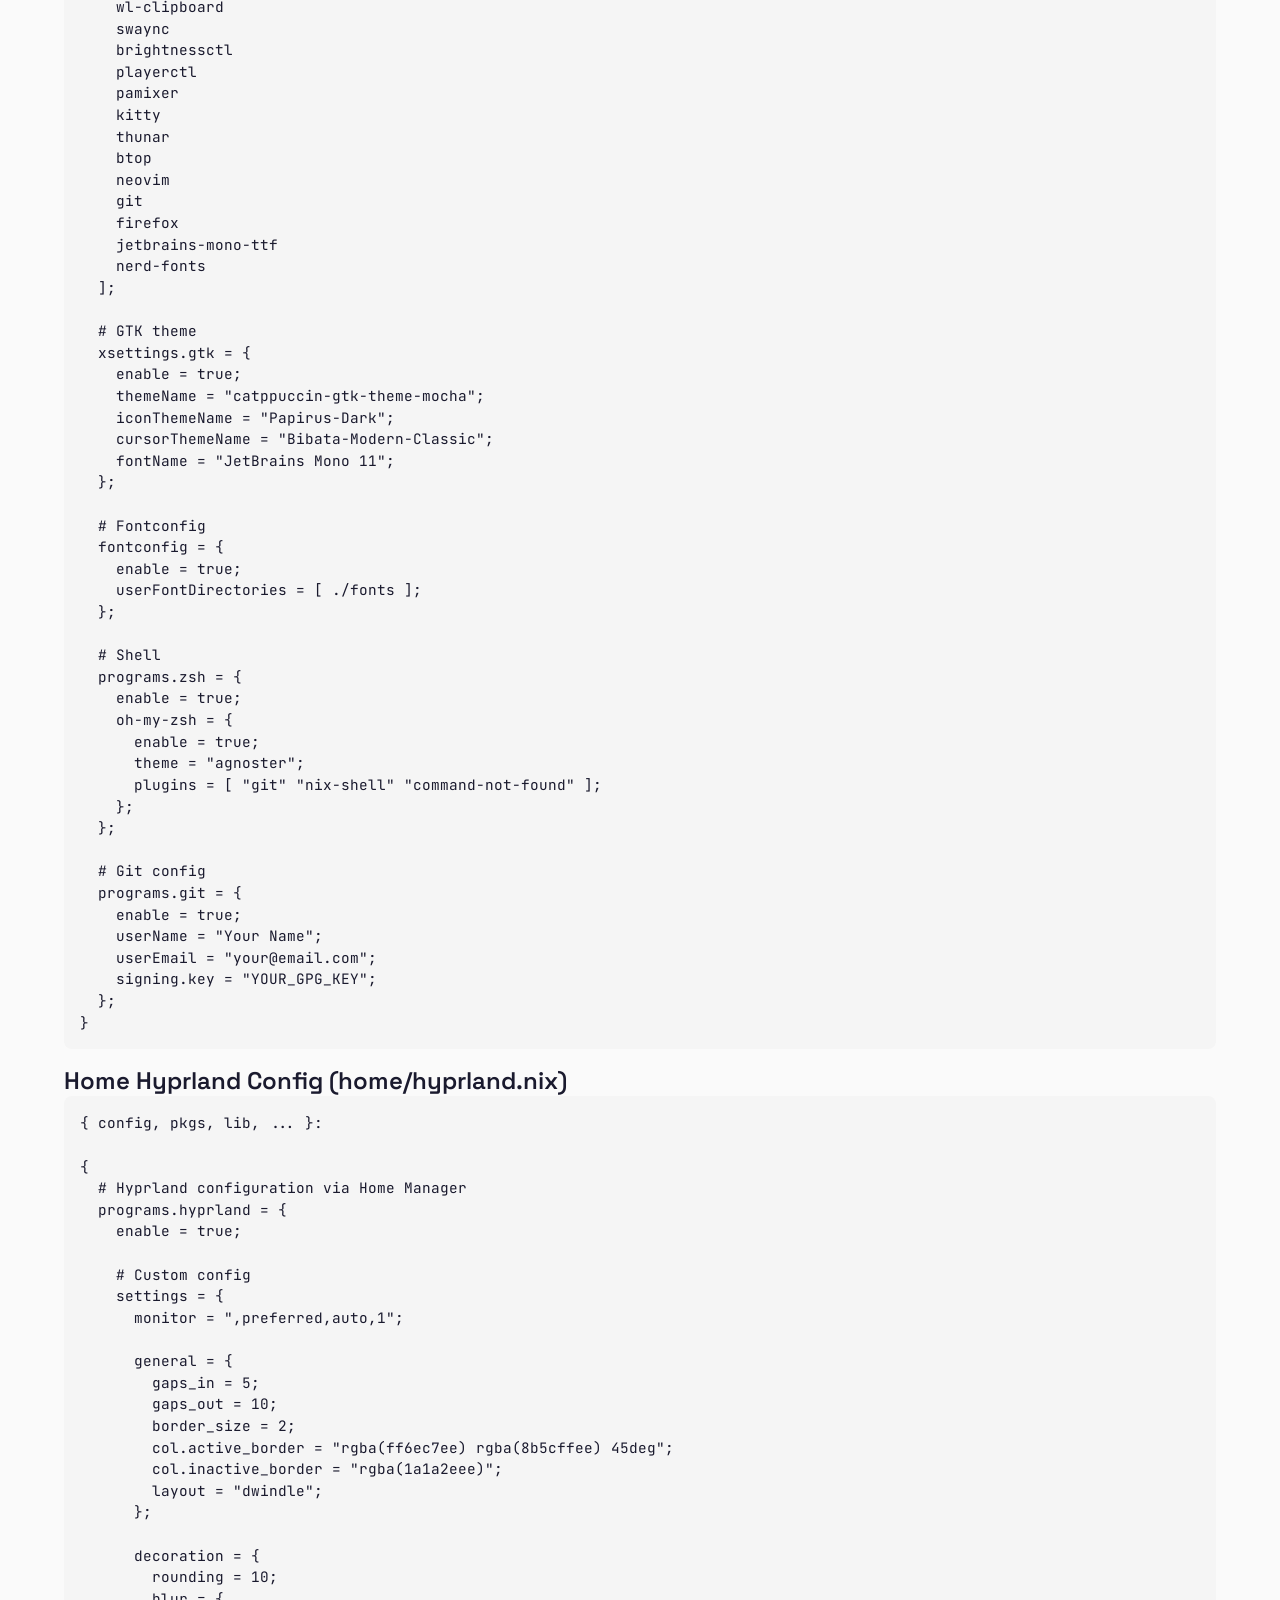
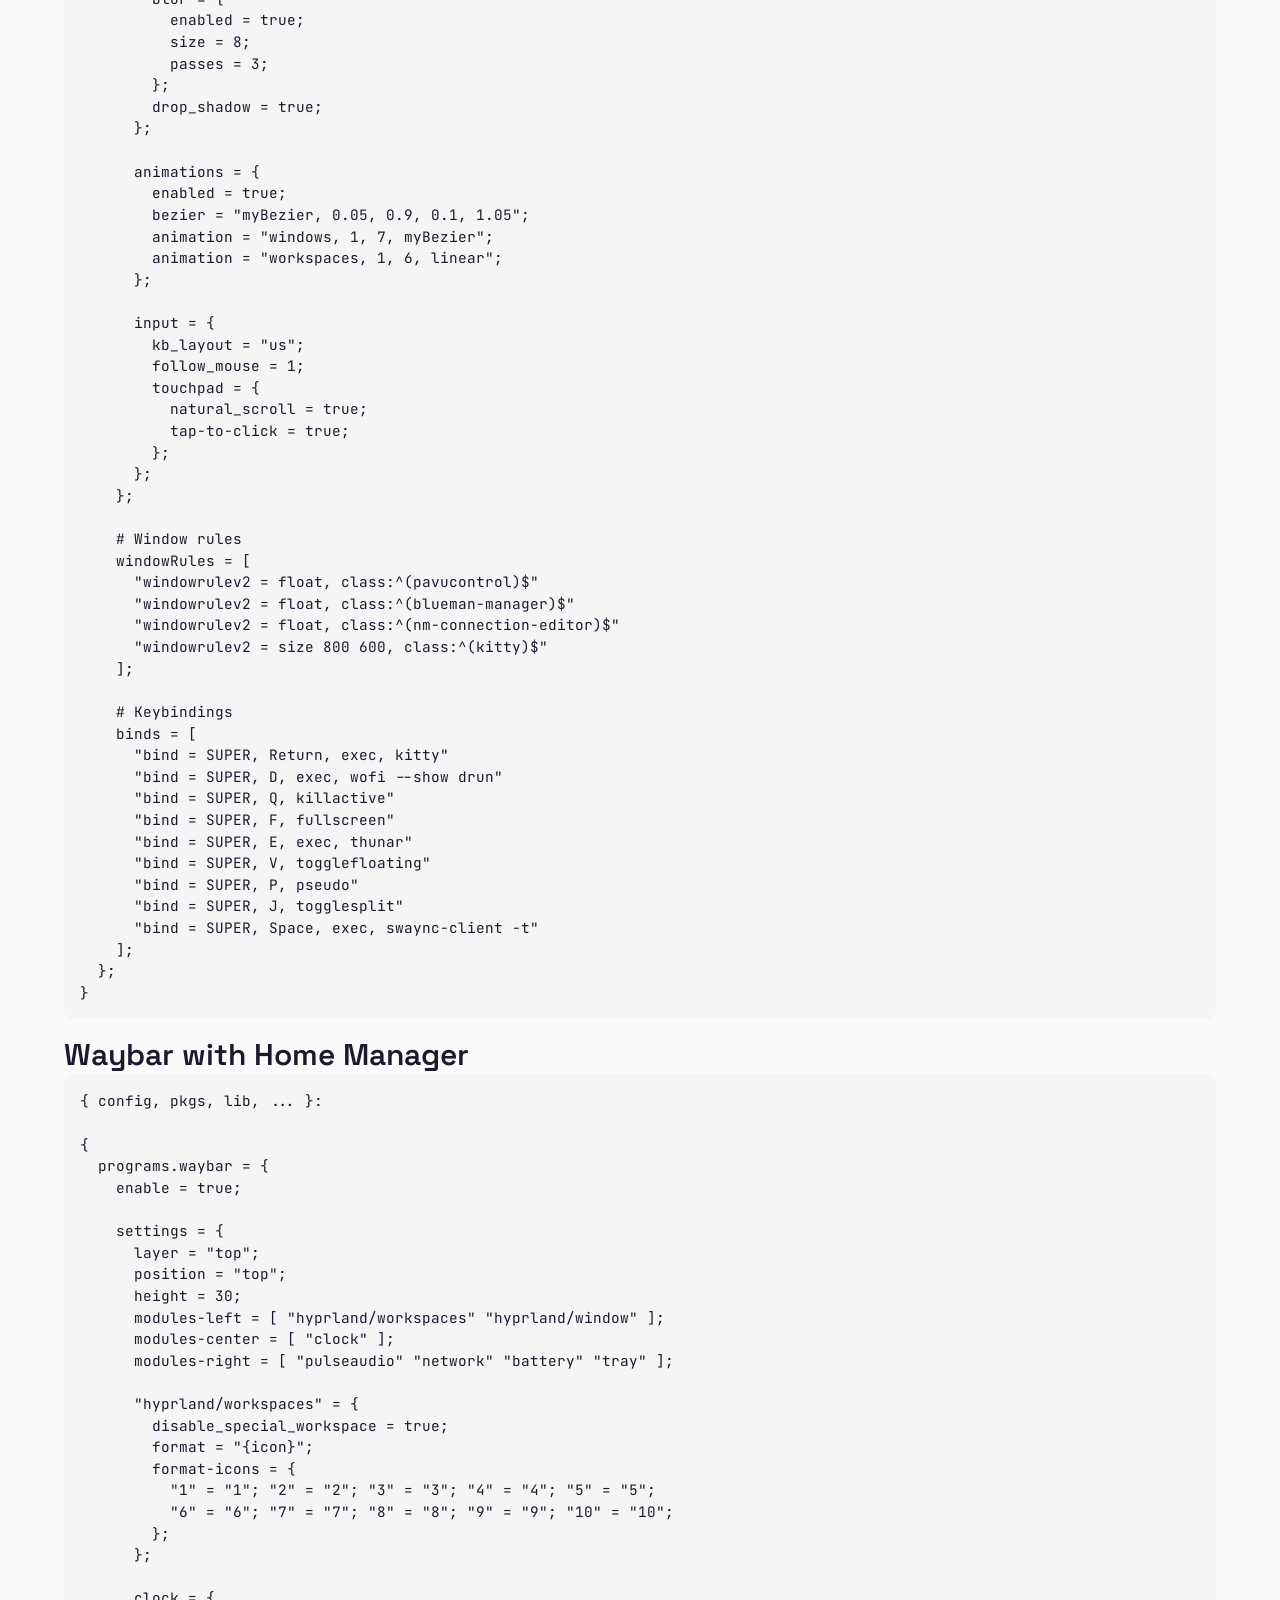
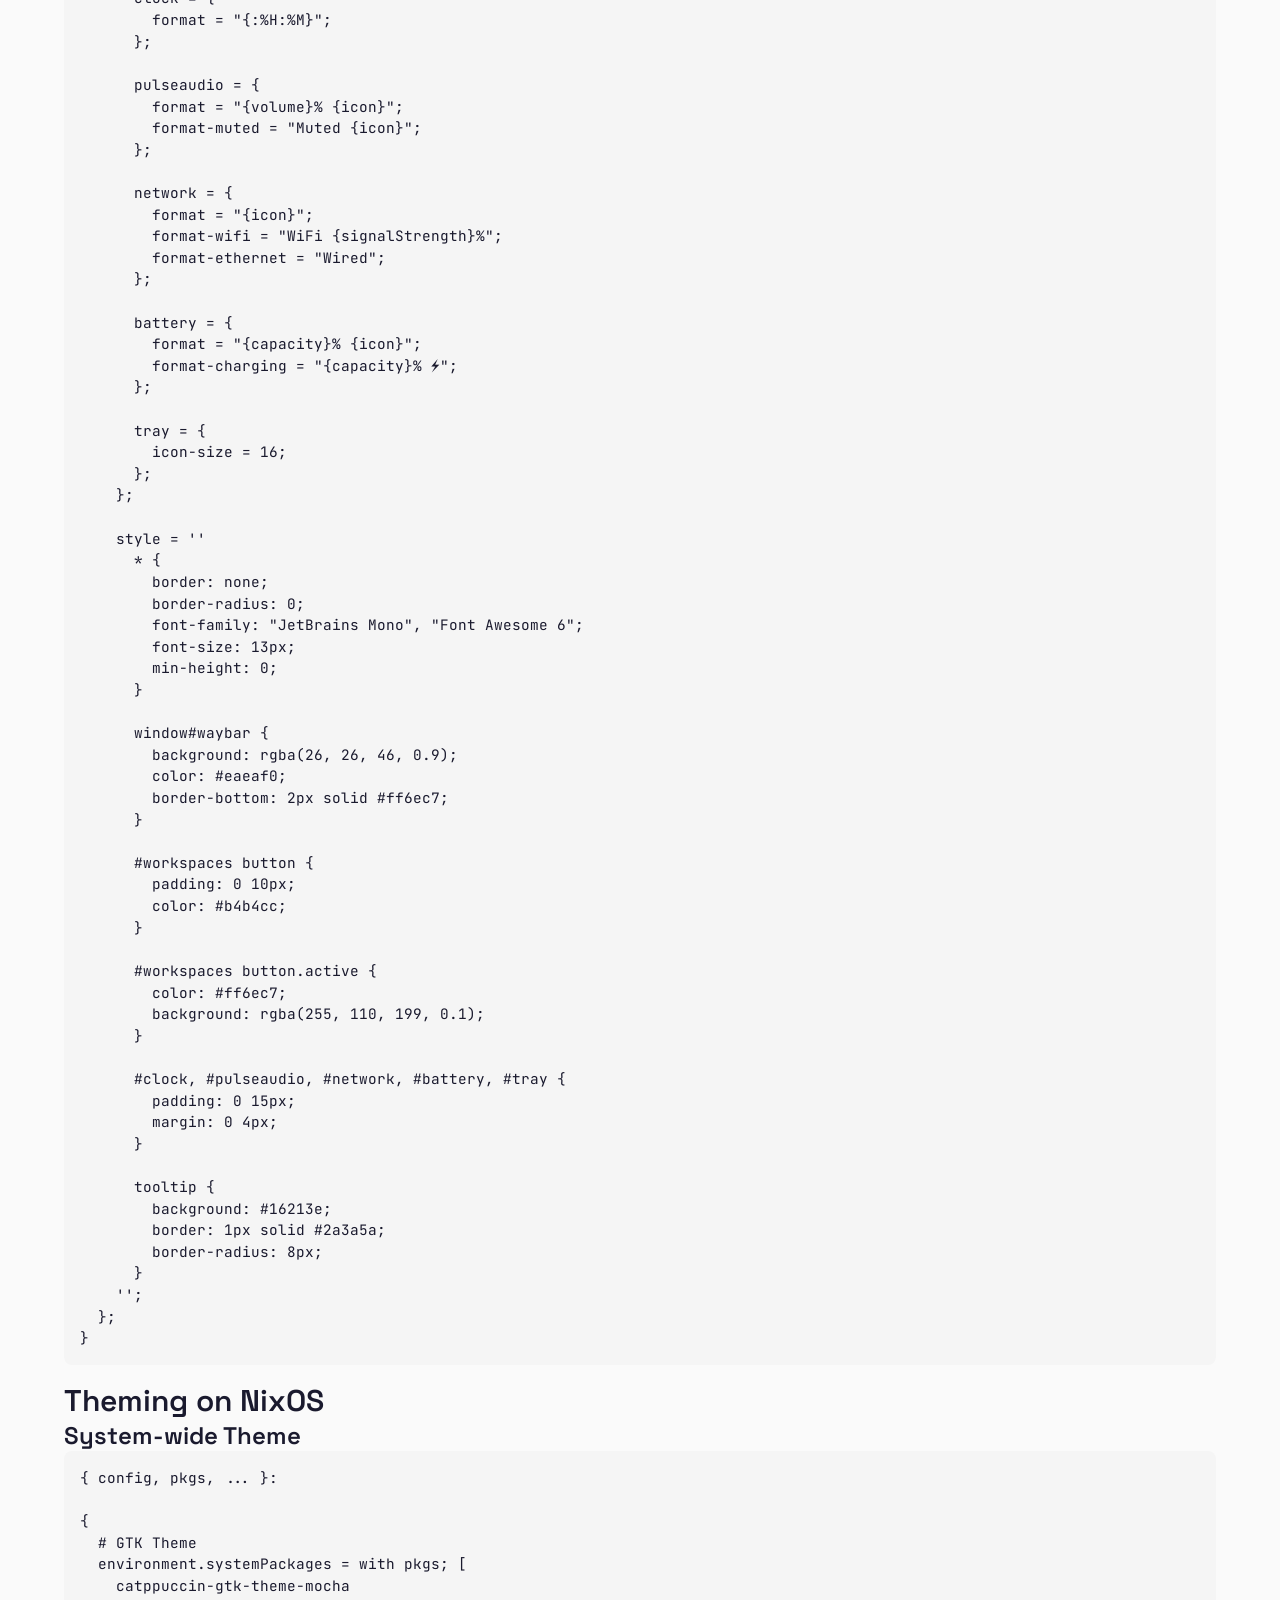
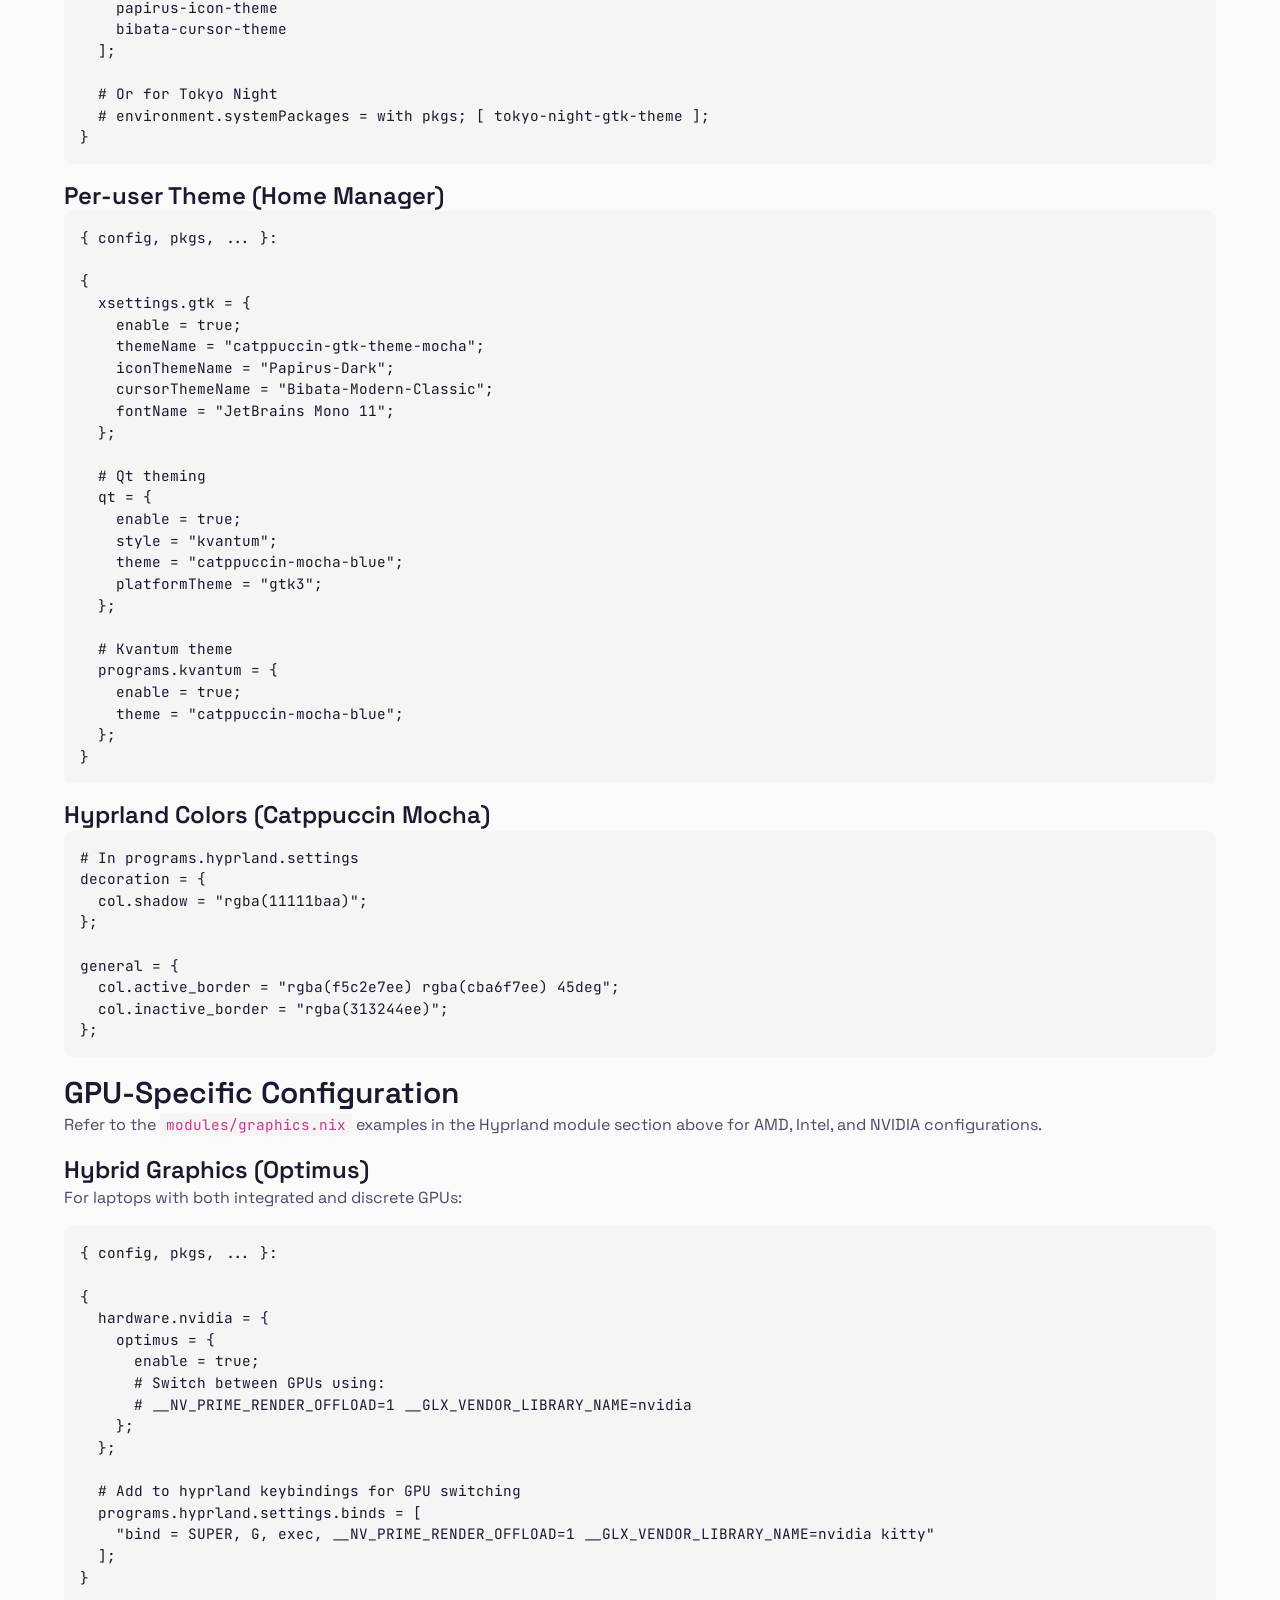
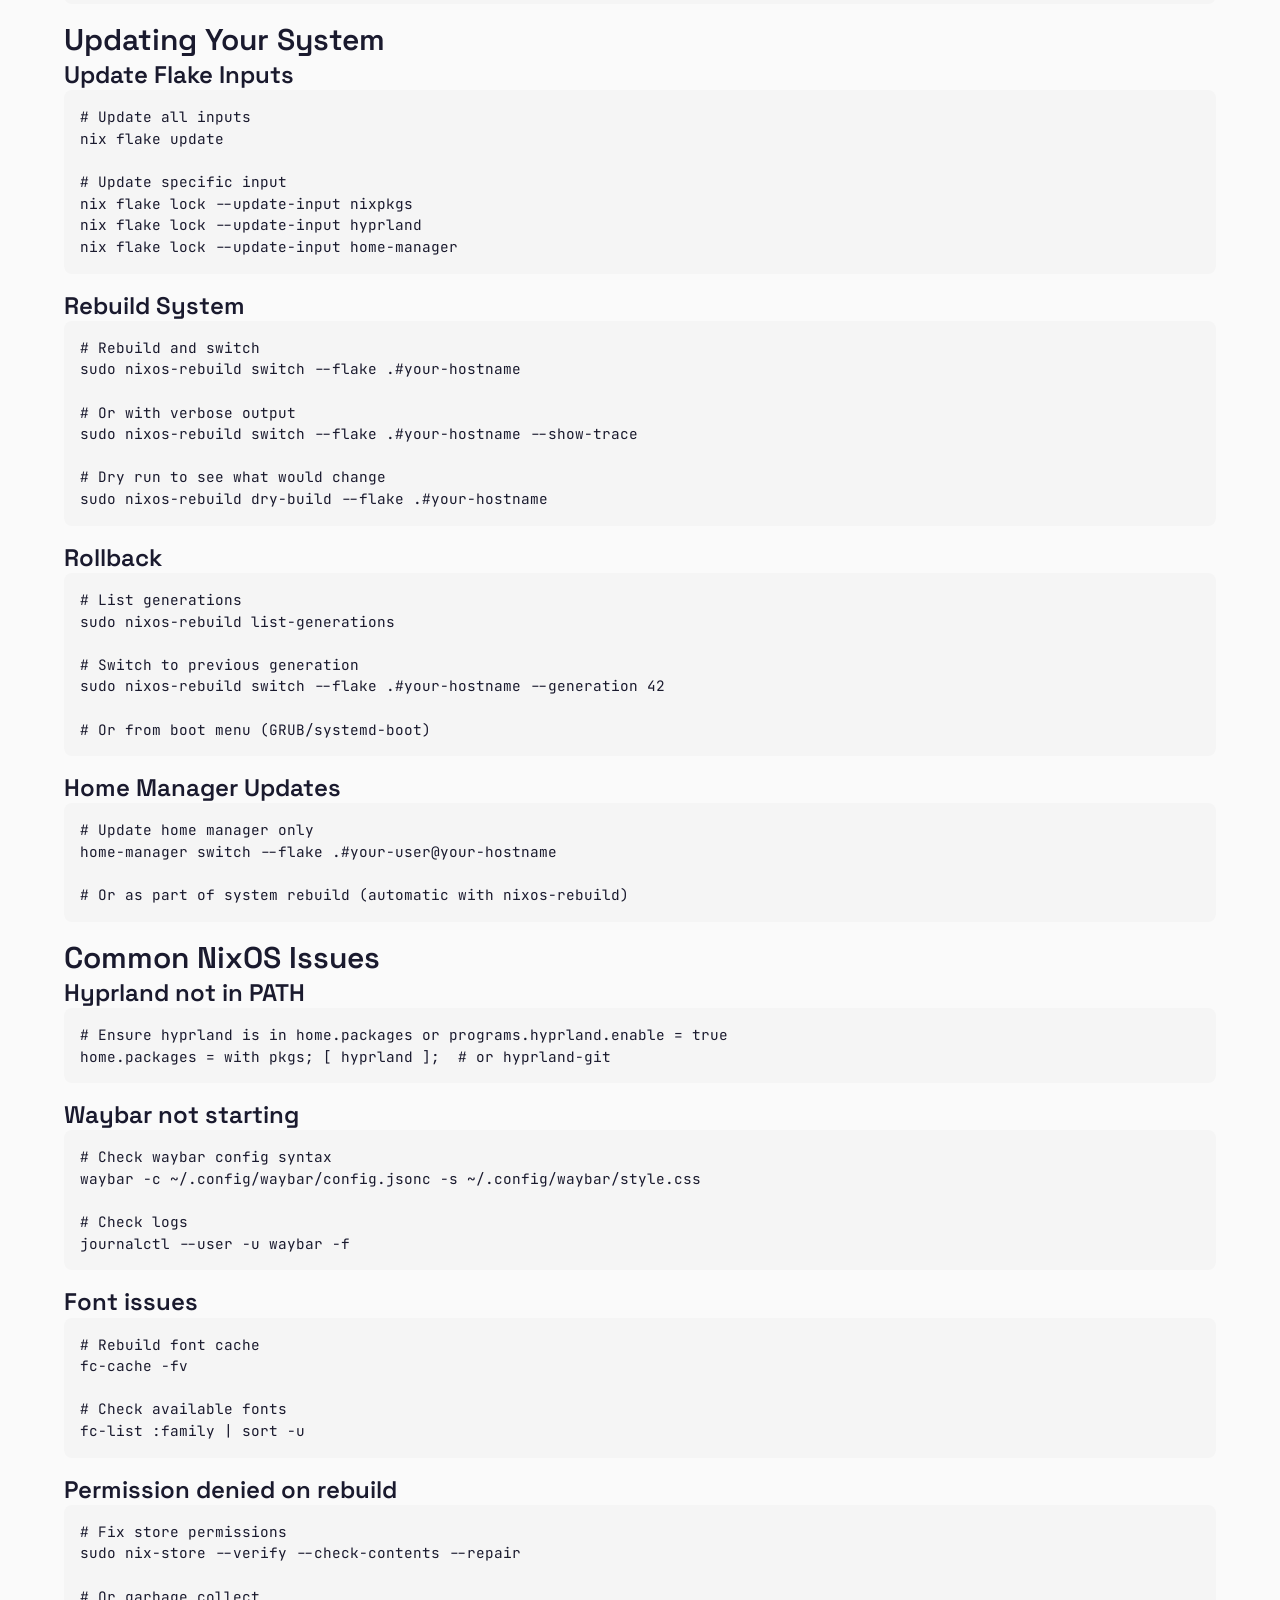
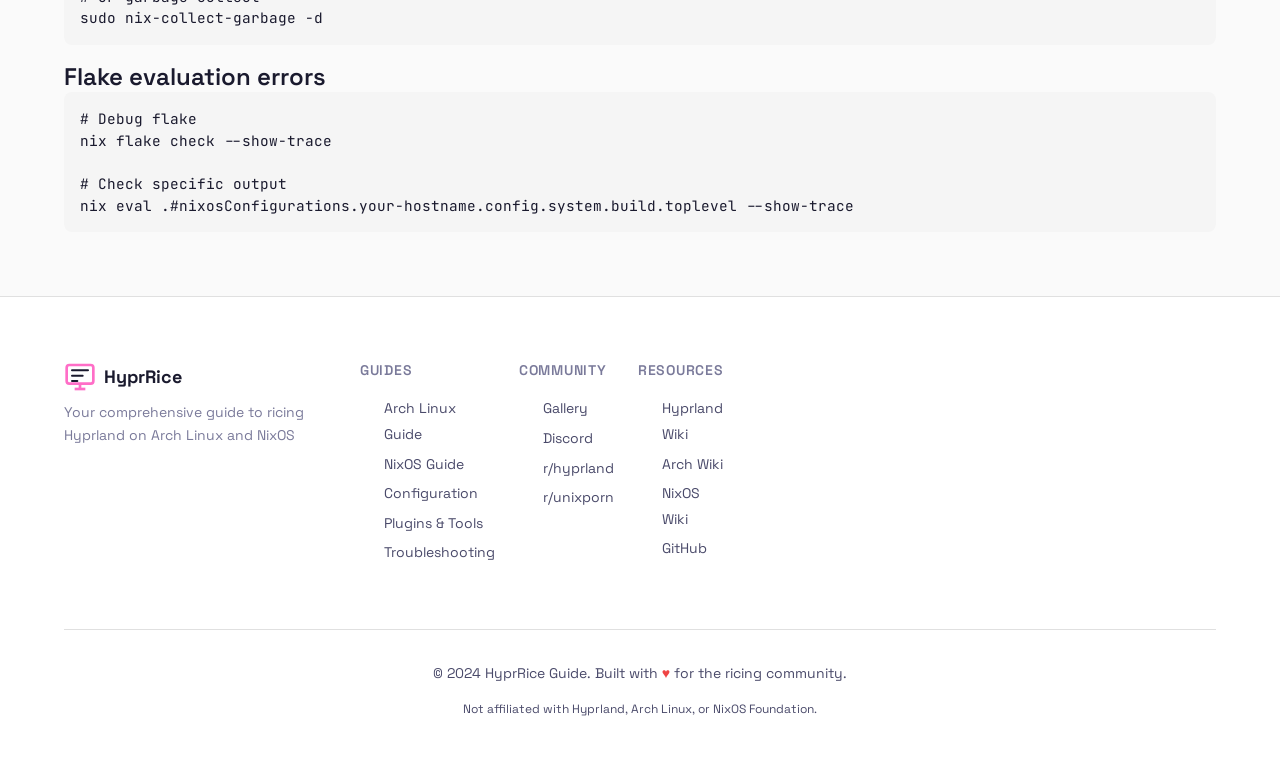
<file: html/nixos-guide.html>
<!DOCTYPE html>
<html lang="en">
<head>
    <meta charset="UTF-8">
    <meta name="viewport" content="width=device-width, initial-scale=1.0">
    <meta name="description" content="Complete guide to installing and configuring Hyprland on NixOS with Home Manager">
    <meta name="theme-color" content="#fafafa">
    <title>NixOS Guide - Hyprland Ricing Guide</title>
    <link rel="stylesheet" href="../css/main.css">
    <link rel="stylesheet" href="../css/components.css">
    <link rel="stylesheet" href="../css/theme.css">
    <link rel="preconnect" href="https://fonts.googleapis.com">
    <link rel="preconnect" href="https://fonts.gstatic.com" crossorigin>
    <link href="https://fonts.googleapis.com/css2?family=JetBrains+Mono:wght@400;500;600;700&family=Space+Grotesk:wght@400;500;600;700&display=swap" rel="stylesheet">
</head>
<body>
    <div class="theme-toggle" id="themeToggle" aria-label="Toggle dark/light theme">
        <svg class="sun-icon" viewBox="0 0 24 24" fill="none" stroke="currentColor" stroke-width="2">
            <circle cx="12" cy="12" r="5"></circle>
            <line x1="12" y1="1" x2="12" y2="3"></line>
            <line x1="12" y1="21" x2="12" y2="23"></line>
            <line x1="4.22" y1="4.22" x2="5.64" y2="5.64"></line>
            <line x1="18.36" y1="18.36" x2="19.78" y2="19.78"></line>
            <line x1="1" y1="12" x2="3" y2="12"></line>
            <line x1="21" y1="12" x2="23" y2="12"></line>
            <line x1="4.22" y1="19.78" x2="5.64" y2="18.36"></line>
            <line x1="18.36" y1="5.64" x2="19.78" y2="4.22"></line>
        </svg>
        <svg class="moon-icon" viewBox="0 0 24 24" fill="none" stroke="currentColor" stroke-width="2">
            <path d="M21 12.79A9 9 0 1 1 11.21 3 7 7 0 0 0 21 12.79z"></path>
        </svg>
    </div>

    <header class="site-header">
        <nav class="main-nav">
            <a href="../index.html" class="logo">
                <svg class="logo-icon" viewBox="0 0 24 24" fill="none" stroke="currentColor" stroke-width="2">
                    <rect x="2" y="3" width="20" height="14" rx="2" ry="2"></rect>
                    <line x1="8" y1="21" x2="16" y2="21"></line>
                    <line x1="12" y1="17" x2="12" y2="21"></line>
                    <path d="M6 7h12M6 11h8M6 15h4" stroke="currentColor" stroke-width="1.5" stroke-linecap="round"></path>
                </svg>
                <span class="logo-text">HyprRice</span>
            </a>
            <button class="nav-toggle" id="navToggle" aria-label="Toggle navigation">
                <span class="hamburger"></span>
            </button>
            <ul class="nav-links" id="navLinks">
                <li><a href="../index.html">Home</a></li>
                <li><a href="arch-guide.html">Arch Linux</a></li>
                <li><a href="nixos-guide.html" class="active">NixOS</a></li>
                <li><a href="config.html">Configuration</a></li>
                <li><a href="plugins.html">Plugins & Tools</a></li>
                <li><a href="gallery.html">Gallery</a></li>
                <li><a href="troubleshooting.html">Troubleshooting</a></li>
            </ul>
        </nav>
    </header>

    <main>
        <div class="guide-layout">
            <aside class="guide-sidebar" id="guideSidebar">
                <button class="sidebar-toggle" id="sidebarToggle" aria-label="Toggle sidebar">
                    <svg width="24" height="24" viewBox="0 0 24 24" fill="none" stroke="currentColor" stroke-width="2">
                        <line x1="3" y1="12" x2="21" y2="12"></line>
                        <line x1="3" y1="6" x2="21" y2="6"></line>
                        <line x1="3" y1="18" x2="21" y2="18"></line>
                    </svg>
                </button>
                <nav class="sidebar-nav">
                    <ul class="sidebar-links">
                        <li><a href="#introduction" class="sidebar-link">Introduction</a></li>
                        <li><a href="#flakes" class="sidebar-link">Flakes Setup</a></li>
                        <li><a href="#hyprland-config" class="sidebar-link">Hyprland Config</a></li>
                        <li><a href="#home-manager" class="sidebar-link">Home Manager</a></li>
                        <li><a href="#waybar-nixos" class="sidebar-link">Waybar</a></li>
                        <li><a href="#theming-nixos" class="sidebar-link">Theming</a></li>
                        <li><a href="#gpu-nixos" class="sidebar-link">GPU Config</a></li>
                        <li><a href="#updating" class="sidebar-link">Updating</a></li>
                        <li><a href="#troubleshooting-nixos" class="sidebar-link">Troubleshooting</a></li>
                    </ul>
                </nav>
            </aside>

            <div class="guide-content">
                <header class="page-header">
                    <div class="container">
                        <span class="badge badge-nixos" style="margin-bottom: var(--space-md);">NixOS</span>
                        <h1>NixOS Configuration Guide</h1>
                        <p>Declarative Hyprland configuration using NixOS modules and Home Manager with Flakes</p>
                    </div>
                </header>

                <div class="container">
                    <section id="introduction" class="guide-section">
                        <h2>Why NixOS for Hyprland?</h2>
                        <p>NixOS provides a unique advantage for Hyprland ricing: your entire system configuration, including Hyprland, Waybar, themes, and all dotfiles, is declared in a single reproducible configuration. Benefits include:</p>
                        <ul>
                            <li><strong>Reproducibility:</strong> Same config = identical system on any machine</li>
                            <li><strong>Rollback:</strong> Instant generation switching if something breaks</li>
                            <li><strong>Declarative:</strong> Describe what you want, not how to get it</li>
                            <li><strong>Home Manager:</strong> User-level config management with same benefits</li>
                            <li><strong>Flakes:</strong> Modern, composable, pinned dependencies</li>
                        </ul>

                        <div class="note-box info">
                            <svg viewBox="0 0 24 24" fill="none" stroke="currentColor" stroke-width="2"><circle cx="12" cy="12" r="10"></circle><line x1="12" y1="16" x2="12" y2="12"></line><line x1="12" y1="8" x2="12.01" y2="8"></line></svg>
                            <div>
                                <strong>Note:</strong> This guide assumes familiarity with NixOS basics. If new to NixOS, read the <a href="https://nixos.org/manual/nixos/stable/" target="_blank">official manual</a> first.
                            </div>
                        </div>
                    </section>

                    <section id="flakes" class="guide-section">
                        <h2>Flakes-Based Configuration</h2>
                        <p>We'll use the modern Flakes approach for a clean, maintainable setup.</p>

                        <h3>Directory Structure</h3>
                        <div class="file-tree">
                            <span class="file">📁 nixos-config/</span>
                            <span class="file">├── flake.nix</span>
                            <span class="file">├── hosts/</span>
                            <span class="file">│   └── 📁 your-hostname/</span>
                            <span class="file">│       ├── configuration.nix</span>
                            <span class="file">│       └── hardware-configuration.nix</span>
                            <span class="file">├── modules/</span>
                            <span class="file">│   ├── hyprland.nix</span>
                            <span class="file">│   ├── waybar.nix</span>
                            <span class="file">│   ├── graphics.nix</span>
                            <span class="file">│   └── desktop.nix</span>
                            <span class="file">└── home/</span>
                            <span class="file">    ├── home.nix</span>
                            <span class="file">    ├── hyprland.nix</span>
                            <span class="file">    ├── waybar.nix</span>
                            <span class="file">    └── programs.nix</span>
                        </div>

                        <h3>flake.nix</h3>
                        <pre><code>{
  description = "Hyprland NixOS Configuration";

  inputs = {
    nixpkgs.url = "github:NixOS/nixpkgs/nixos-unstable";
    home-manager = {
      url = "github:nix-community/home-manager/release-24.05";
      inputs.nixpkgs.follows = "nixpkgs";
    };
    hyprland = {
      url = "github:hyprwm/Hyprland";
      inputs.nixpkgs.follows = "nixpkgs";
    };
    nixpkgs-unstable.url = "github:NixOS/nixpkgs/nixos-unstable";
  };

  outputs = { self, nixpkgs, home-manager, hyprland, nixpkgs-unstable, ... }@inputs: {
    nixosConfigurations."your-hostname" = nixpkgs.lib.nixosSystem {
      system = "x86_64-linux";
      modules = [
        ({ pkgs, ... }: {
          imports = [ ./modules/hyprland.nix ./modules/waybar.nix ./modules/graphics.nix ./modules/desktop.nix ];
        })
        home-manager.nixosModules.home-manager
        {
          home-manager.useGlobalPkgs = true;
          home-manager.useUserPackages = true;
          home-manager.users.your-user = import ./home/home.nix;
        }
        ./hosts/your-hostname/configuration.nix
      ];
    };
  };
}</code></pre>
                    </section>

                    <section id="hyprland-config" class="guide-section">
                        <h2>Hyprland NixOS Module</h2>
                        <p>Create <code>modules/hyprland.nix</code> for system-level Hyprland configuration:</p>

                        <pre><code>{ config, pkgs, lib, ... }:

{
  # Enable Hyprland
  programs.hyprland = {
    enable = true;
    package = pkgs.hyprland;  # or pkgs.hyprland-git for latest

    # Optional: enable plugins
    plugins = with pkgs; [
      hyprland-plugins  # from hyprland-contrib
    ];
  };

  # Wayland environment
  hardware.opengl.enable = true;

  # D-Bus for desktop integration
  services.dbus.packages = with pkgs; [ dbus ];

  # Polkit for GUI authentication
  services.polkit.enable = true;

  # XDG Desktop Portal for screen sharing, file picking
  xdg.portal = {
    enable = true;
    extraPortals = with pkgs; [ xdg-desktop-portal-hyprland xdg-desktop-portal-gtk ];
  };

  # Fonts
  fonts.fonts = with pkgs; [
    jetbrains-mono-ttf
    noto-fonts
    noto-fonts-emoji
    noto-fonts-cjk
    nerd-fonts
  ];

  # Environment variables for Wayland
  environment.sessionVariables = {
    XDG_CURRENT_DESKTOP = "Hyprland";
    XDG_SESSION_DESKTOP = "Hyprland";
    QT_QPA_PLATFORM = "wayland";
    QT_WAYLAND_DISABLE_WINDOWDECORATION = "1";
    GDK_BACKEND = "wayland,x11";
    CLUTTER_BACKEND = "wayland";
    SDL_VIDEODRIVER = "wayland";
    _JAVA_AWT_WM_NONREPARENTING = "1";
    MOZ_ENABLE_WAYLAND = "1";
  };
}</code></pre>

                        <h3>Hardware Graphics (modules/graphics.nix)</h3>
                        <div class="driver-tabs">
                            <button class="driver-tab active" data-driver="amd">AMD</button>
                            <button class="driver-tab" data-driver="intel">Intel</button>
                            <button class="driver-tab" data-driver="nvidia">NVIDIA</button>
                        </div>

                        <div class="driver-content">
                            <div class="driver-panel active" data-driver="amd">
                                <pre><code>{ config, pkgs, ... }:

{
  hardware.opengl = {
    enable = true;
    driSupport = true;
    driSupport32Bit = true;
  };

  # AMD specific
  hardware.enableRedistributableFirmware = true;

  # For newer AMD GPUs
  services.udev.packages = [ pkgs.linux-firmware ];
}</code></pre>
                            </div>

                            <div class="driver-panel" data-driver="intel">
                                <pre><code>{ config, pkgs, ... }:

{
  hardware.opengl = {
    enable = true;
    driSupport = true;
    driSupport32Bit = true;
  };

  # Intel specific - enable VA-API
  hardware.video.hardwareAcceleration = {
    enable = true;
    intel = true;
  };
}</code></pre>
                            </div>

                            <div class="driver-panel" data-driver="nvidia">
                                <pre><code>{ config, pkgs, ... }:

{
  # NVIDIA proprietary drivers
  services.xserver.videoDrivers = [ "nvidia" ];

  hardware.nvidia = {
    modesetting.enable = true;
    powerManagement.enable = true;
    powerManagement.finegrained = true;
    nvidiaSettings = true;
    nvidiaPersistenced = true;
    package = config.boot.kernelPackages.nvidiaPackages.stable;

    # For optimus laptops
    optimus.prime = {
      enable = true;
      intelBusId = "PCI:0:2:0";
      nvidiaBusId = "PCI:1:0:0";
    };
  };

  # Kernel parameters
  boot.kernelParams = [ "nvidia_drm.modeset=1" "nvidia_drm.fbdev=1" ];

  # Environment variables for Wayland
  environment.sessionVariables = {
    LIBVA_DRIVER_NAME = "nvidia";
    __GLX_VENDOR_LIBRARY_NAME = "nvidia";
    WLR_NO_HARDWARE_CURSORS = "1";
    GBM_BACKEND = "nvidia-drm";
    __GL_GSYNC_ALLOWED = "0";
    __GL_VRR_ALLOWED = "0";
  };
}</code></pre>
                            </div>
                        </div>
                    </section>

                    <section id="home-manager" class="guide-section">
                        <h2>Home Manager Configuration</h2>
                        <p>User-level configuration in <code>home/home.nix</code>:</p>

                        <pre><code>{ config, pkgs, lib, ... }:

let
  # Import our modules
  hyprlandConfig = import ./hyprland.nix { inherit config pkgs lib; };
  waybarConfig = import ./waybar.nix { inherit config pkgs lib; };
  programsConfig = import ./programs.nix { inherit config pkgs lib; };
in
{
  imports = [ hyprlandConfig waybarConfig programsConfig ];

  home.username = "your-user";
  home.homeDirectory = "/home/your-user";

  # User packages
  home.packages = with pkgs; [
    hyprland
    waybar
    wofi
    swaybg
    swaylock-effects
    grim
    slurp
    swappy
    cliphist
    wl-clipboard
    swaync
    brightnessctl
    playerctl
    pamixer
    kitty
    thunar
    btop
    neovim
    git
    firefox
    jetbrains-mono-ttf
    nerd-fonts
  ];

  # GTK theme
  xsettings.gtk = {
    enable = true;
    themeName = "catppuccin-gtk-theme-mocha";
    iconThemeName = "Papirus-Dark";
    cursorThemeName = "Bibata-Modern-Classic";
    fontName = "JetBrains Mono 11";
  };

  # Fontconfig
  fontconfig = {
    enable = true;
    userFontDirectories = [ ./fonts ];
  };

  # Shell
  programs.zsh = {
    enable = true;
    oh-my-zsh = {
      enable = true;
      theme = "agnoster";
      plugins = [ "git" "nix-shell" "command-not-found" ];
    };
  };

  # Git config
  programs.git = {
    enable = true;
    userName = "Your Name";
    userEmail = "your@email.com";
    signing.key = "YOUR_GPG_KEY";
  };
}</code></pre>

                        <h3>Home Hyprland Config (home/hyprland.nix)</h3>
                        <pre><code>{ config, pkgs, lib, ... }:

{
  # Hyprland configuration via Home Manager
  programs.hyprland = {
    enable = true;

    # Custom config
    settings = {
      monitor = ",preferred,auto,1";

      general = {
        gaps_in = 5;
        gaps_out = 10;
        border_size = 2;
        col.active_border = "rgba(ff6ec7ee) rgba(8b5cffee) 45deg";
        col.inactive_border = "rgba(1a1a2eee)";
        layout = "dwindle";
      };

      decoration = {
        rounding = 10;
        blur = {
          enabled = true;
          size = 8;
          passes = 3;
        };
        drop_shadow = true;
      };

      animations = {
        enabled = true;
        bezier = "myBezier, 0.05, 0.9, 0.1, 1.05";
        animation = "windows, 1, 7, myBezier";
        animation = "workspaces, 1, 6, linear";
      };

      input = {
        kb_layout = "us";
        follow_mouse = 1;
        touchpad = {
          natural_scroll = true;
          tap-to-click = true;
        };
      };
    };

    # Window rules
    windowRules = [
      "windowrulev2 = float, class:^(pavucontrol)$"
      "windowrulev2 = float, class:^(blueman-manager)$"
      "windowrulev2 = float, class:^(nm-connection-editor)$"
      "windowrulev2 = size 800 600, class:^(kitty)$"
    ];

    # Keybindings
    binds = [
      "bind = SUPER, Return, exec, kitty"
      "bind = SUPER, D, exec, wofi --show drun"
      "bind = SUPER, Q, killactive"
      "bind = SUPER, F, fullscreen"
      "bind = SUPER, E, exec, thunar"
      "bind = SUPER, V, togglefloating"
      "bind = SUPER, P, pseudo"
      "bind = SUPER, J, togglesplit"
      "bind = SUPER, Space, exec, swaync-client -t"
    ];
  };
}</code></pre>
                    </section>

                    <section id="waybar-nixos" class="guide-section">
                        <h2>Waybar with Home Manager</h3>
                        <pre><code>{ config, pkgs, lib, ... }:

{
  programs.waybar = {
    enable = true;

    settings = {
      layer = "top";
      position = "top";
      height = 30;
      modules-left = [ "hyprland/workspaces" "hyprland/window" ];
      modules-center = [ "clock" ];
      modules-right = [ "pulseaudio" "network" "battery" "tray" ];

      "hyprland/workspaces" = {
        disable_special_workspace = true;
        format = "{icon}";
        format-icons = {
          "1" = "1"; "2" = "2"; "3" = "3"; "4" = "4"; "5" = "5";
          "6" = "6"; "7" = "7"; "8" = "8"; "9" = "9"; "10" = "10";
        };
      };

      clock = {
        format = "{:%H:%M}";
      };

      pulseaudio = {
        format = "{volume}% {icon}";
        format-muted = "Muted {icon}";
      };

      network = {
        format = "{icon}";
        format-wifi = "WiFi {signalStrength}%";
        format-ethernet = "Wired";
      };

      battery = {
        format = "{capacity}% {icon}";
        format-charging = "{capacity}% ⚡";
      };

      tray = {
        icon-size = 16;
      };
    };

    style = ''
      * {
        border: none;
        border-radius: 0;
        font-family: "JetBrains Mono", "Font Awesome 6";
        font-size: 13px;
        min-height: 0;
      }

      window#waybar {
        background: rgba(26, 26, 46, 0.9);
        color: #eaeaf0;
        border-bottom: 2px solid #ff6ec7;
      }

      #workspaces button {
        padding: 0 10px;
        color: #b4b4cc;
      }

      #workspaces button.active {
        color: #ff6ec7;
        background: rgba(255, 110, 199, 0.1);
      }

      #clock, #pulseaudio, #network, #battery, #tray {
        padding: 0 15px;
        margin: 0 4px;
      }

      tooltip {
        background: #16213e;
        border: 1px solid #2a3a5a;
        border-radius: 8px;
      }
    '';
  };
}</code></pre>
                    </section>

                    <section id="theming-nixos" class="guide-section">
                        <h2>Theming on NixOS</h2>

                        <h3>System-wide Theme</h3>
                        <pre><code>{ config, pkgs, ... }:

{
  # GTK Theme
  environment.systemPackages = with pkgs; [
    catppuccin-gtk-theme-mocha
    papirus-icon-theme
    bibata-cursor-theme
  ];

  # Or for Tokyo Night
  # environment.systemPackages = with pkgs; [ tokyo-night-gtk-theme ];
}</code></pre>

                        <h3>Per-user Theme (Home Manager)</h3>
                        <pre><code>{ config, pkgs, ... }:

{
  xsettings.gtk = {
    enable = true;
    themeName = "catppuccin-gtk-theme-mocha";
    iconThemeName = "Papirus-Dark";
    cursorThemeName = "Bibata-Modern-Classic";
    fontName = "JetBrains Mono 11";
  };

  # Qt theming
  qt = {
    enable = true;
    style = "kvantum";
    theme = "catppuccin-mocha-blue";
    platformTheme = "gtk3";
  };

  # Kvantum theme
  programs.kvantum = {
    enable = true;
    theme = "catppuccin-mocha-blue";
  };
}</code></pre>

                        <h3>Hyprland Colors (Catppuccin Mocha)</h3>
                        <pre><code># In programs.hyprland.settings
decoration = {
  col.shadow = "rgba(11111baa)";
};

general = {
  col.active_border = "rgba(f5c2e7ee) rgba(cba6f7ee) 45deg";
  col.inactive_border = "rgba(313244ee)";
};</code></pre>
                    </section>

                    <section id="gpu-nixos" class="guide-section">
                        <h2>GPU-Specific Configuration</h2>
                        <p>Refer to the <code>modules/graphics.nix</code> examples in the Hyprland module section above for AMD, Intel, and NVIDIA configurations.</p>

                        <h3>Hybrid Graphics (Optimus)</h3>
                        <p>For laptops with both integrated and discrete GPUs:</p>
                        <pre><code>{ config, pkgs, ... }:

{
  hardware.nvidia = {
    optimus = {
      enable = true;
      # Switch between GPUs using:
      # __NV_PRIME_RENDER_OFFLOAD=1 __GLX_VENDOR_LIBRARY_NAME=nvidia <command>
    };
  };

  # Add to hyprland keybindings for GPU switching
  programs.hyprland.settings.binds = [
    "bind = SUPER, G, exec, __NV_PRIME_RENDER_OFFLOAD=1 __GLX_VENDOR_LIBRARY_NAME=nvidia kitty"
  ];
}</code></pre>
                    </section>

                    <section id="updating" class="guide-section">
                        <h2>Updating Your System</h2>

                        <h3>Update Flake Inputs</h3>
                        <pre><code># Update all inputs
nix flake update

# Update specific input
nix flake lock --update-input nixpkgs
nix flake lock --update-input hyprland
nix flake lock --update-input home-manager</code></pre>

                        <h3>Rebuild System</h3>
                        <pre><code># Rebuild and switch
sudo nixos-rebuild switch --flake .#your-hostname

# Or with verbose output
sudo nixos-rebuild switch --flake .#your-hostname --show-trace

# Dry run to see what would change
sudo nixos-rebuild dry-build --flake .#your-hostname</code></pre>

                        <h3>Rollback</h3>
                        <pre><code># List generations
sudo nixos-rebuild list-generations

# Switch to previous generation
sudo nixos-rebuild switch --flake .#your-hostname --generation 42

# Or from boot menu (GRUB/systemd-boot)</code></pre>

                        <h3>Home Manager Updates</h3>
                        <pre><code># Update home manager only
home-manager switch --flake .#your-user@your-hostname

# Or as part of system rebuild (automatic with nixos-rebuild)</code></pre>
                    </section>

                    <section id="troubleshooting-nixos" class="guide-section">
                        <h2>Common NixOS Issues</h2>

                        <h3>Hyprland not in PATH</h3>
                        <pre><code># Ensure hyprland is in home.packages or programs.hyprland.enable = true
home.packages = with pkgs; [ hyprland ];  # or hyprland-git</code></pre>

                        <h3>Waybar not starting</h3>
                        <pre><code># Check waybar config syntax
waybar -c ~/.config/waybar/config.jsonc -s ~/.config/waybar/style.css

# Check logs
journalctl --user -u waybar -f</code></pre>

                        <h3>Font issues</h3>
                        <pre><code># Rebuild font cache
fc-cache -fv

# Check available fonts
fc-list :family | sort -u</code></pre>

                        <h3>Permission denied on rebuild</h3>
                        <pre><code># Fix store permissions
sudo nix-store --verify --check-contents --repair

# Or garbage collect
sudo nix-collect-garbage -d</code></pre>

                        <h3>Flake evaluation errors</h3>
                        <pre><code># Debug flake
nix flake check --show-trace

# Check specific output
nix eval .#nixosConfigurations.your-hostname.config.system.build.toplevel --show-trace</code></pre>
                    </section>
                </div>
            </div>
        </div>
    </main>

    <footer class="site-footer">
        <div class="container">
            <div class="footer-content">
                <div class="footer-brand">
                    <a href="../index.html" class="logo">
                        <svg class="logo-icon" viewBox="0 0 24 24" fill="none" stroke="currentColor" stroke-width="2">
                            <rect x="2" y="3" width="20" height="14" rx="2" ry="2"></rect>
                            <line x1="8" y1="21" x2="16" y2="21"></line>
                            <line x1="12" y1="17" x2="12" y2="21"></line>
                            <path d="M6 7h12M6 11h8M6 15h4" stroke="currentColor" stroke-width="1.5" stroke-linecap="round"></path>
                        </svg>
                        <span class="logo-text">HyprRice</span>
                    </a>
                    <p>Your comprehensive guide to ricing Hyprland on Arch Linux and NixOS</p>
                </div>
                <nav class="footer-nav">
                    <div class="footer-section">
                        <h4>Guides</h4>
                        <ul>
                            <li><a href="arch-guide.html">Arch Linux Guide</a></li>
                            <li><a href="nixos-guide.html">NixOS Guide</a></li>
                            <li><a href="config.html">Configuration</a></li>
                            <li><a href="plugins.html">Plugins & Tools</a></li>
                            <li><a href="troubleshooting.html">Troubleshooting</a></li>
                        </ul>
                    </div>
                    <div class="footer-section">
                        <h4>Community</h4>
                        <ul>
                            <li><a href="gallery.html">Gallery</a></li>
                            <li><a href="https://discord.gg/hyprland" target="_blank">Discord</a></li>
                            <li><a href="https://reddit.com/r/hyprland" target="_blank">r/hyprland</a></li>
                            <li><a href="https://reddit.com/r/unixporn" target="_blank">r/unixporn</a></li>
                        </ul>
                    </div>
                    <div class="footer-section">
                        <h4>Resources</h4>
                        <ul>
                            <li><a href="https://wiki.hyprland.org/" target="_blank">Hyprland Wiki</a></li>
                            <li><a href="https://wiki.archlinux.org/" target="_blank">Arch Wiki</a></li>
                            <li><a href="https://nixos.wiki/" target="_blank">NixOS Wiki</a></li>
                            <li><a href="https://github.com/hyprwm/Hyprland" target="_blank">GitHub</a></li>
                        </ul>
                    </div>
                </nav>
            </div>
            <div class="footer-bottom">
                <p>&copy; 2024 HyprRice Guide. Built with <span class="heart">♥</span> for the ricing community.</p>
                <p class="footer-note">Not affiliated with Hyprland, Arch Linux, or NixOS Foundation.</p>
            </div>
        </div>
    </footer>

    <script src="../js/main.js"></script>
    <script src="../js/theme.js"></script>
    <script src="../js/navigation.js"></script>
    <script>
        // Driver tab switching
        document.querySelectorAll('.driver-tab').forEach(tab => {
            tab.addEventListener('click', () => {
                const driver = tab.dataset.driver;
                document.querySelectorAll('.driver-tab').forEach(t => t.classList.remove('active'));
                document.querySelectorAll('.driver-panel').forEach(p => p.classList.remove('active'));
                tab.classList.add('active');
                document.querySelector(`.driver-panel[data-driver="${driver}"]`).classList.add('active');
            });
        });
    </script>
</body>
</html>
</file>
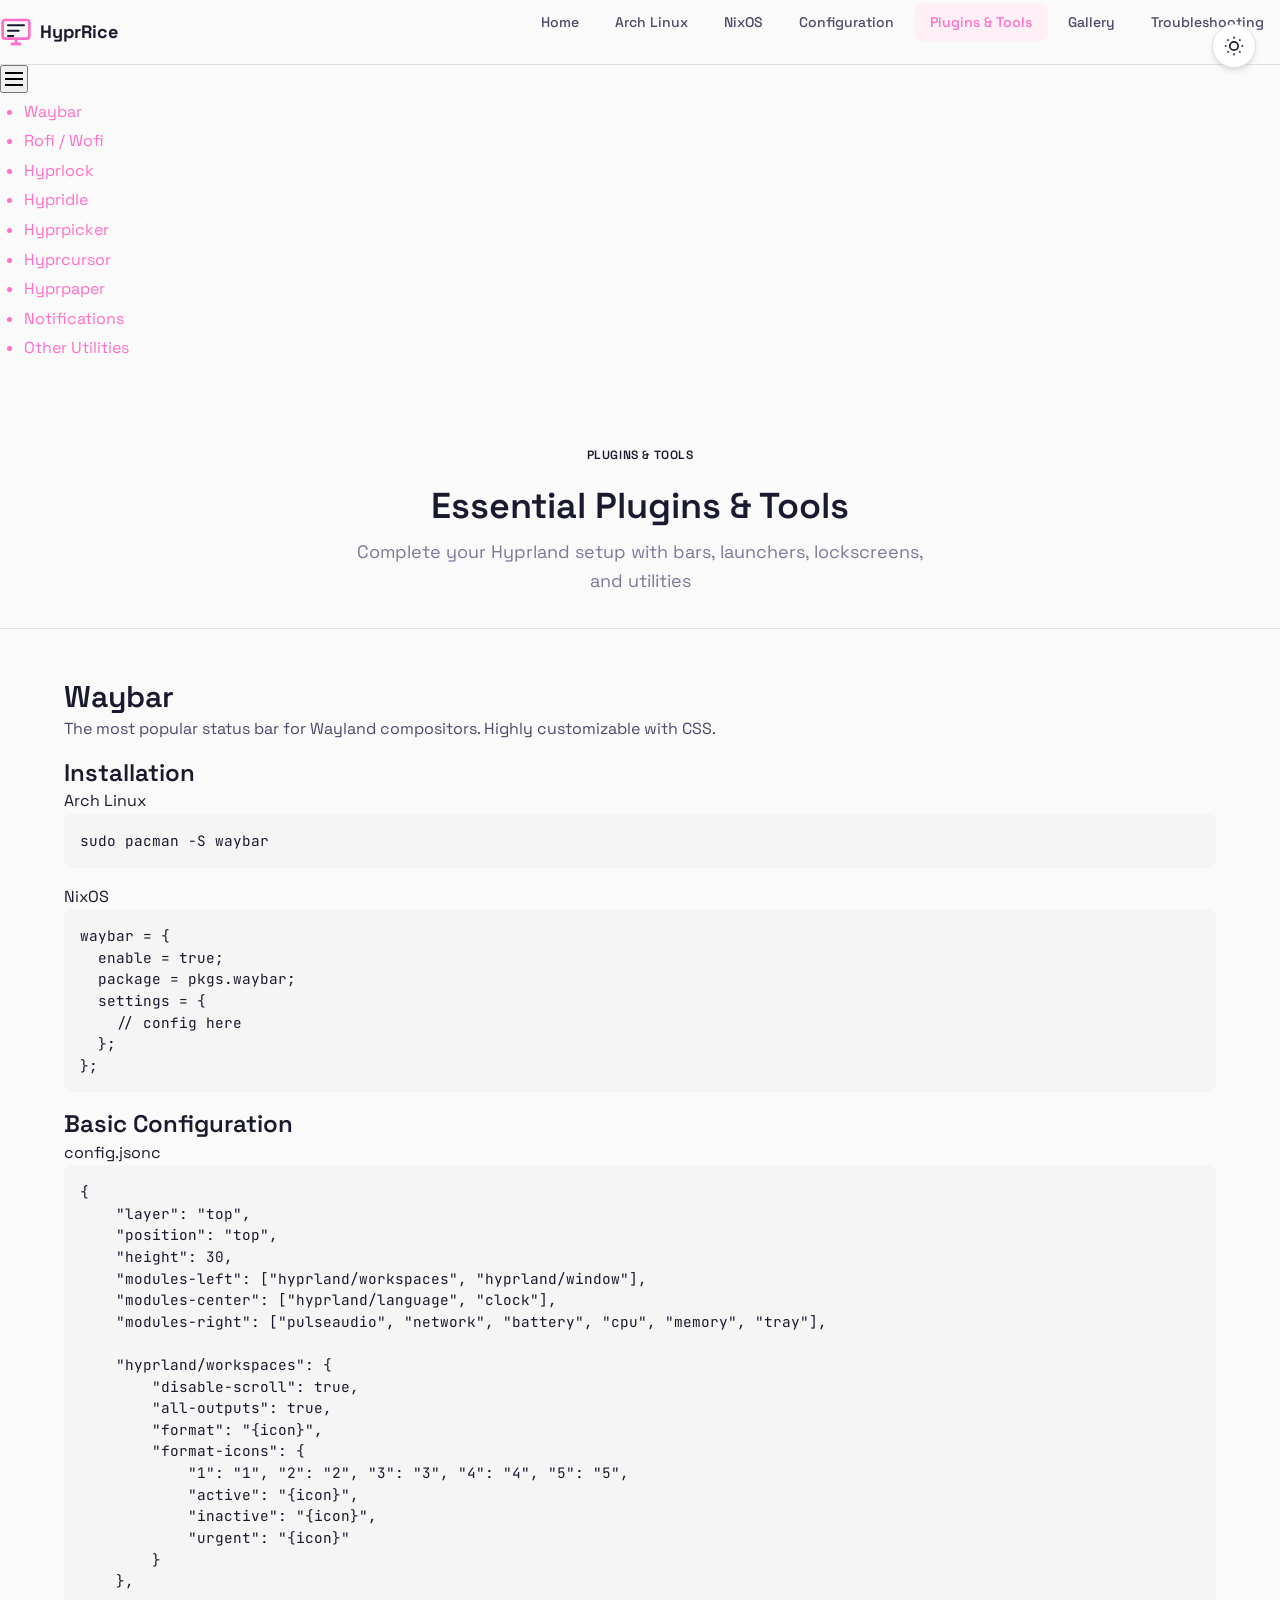
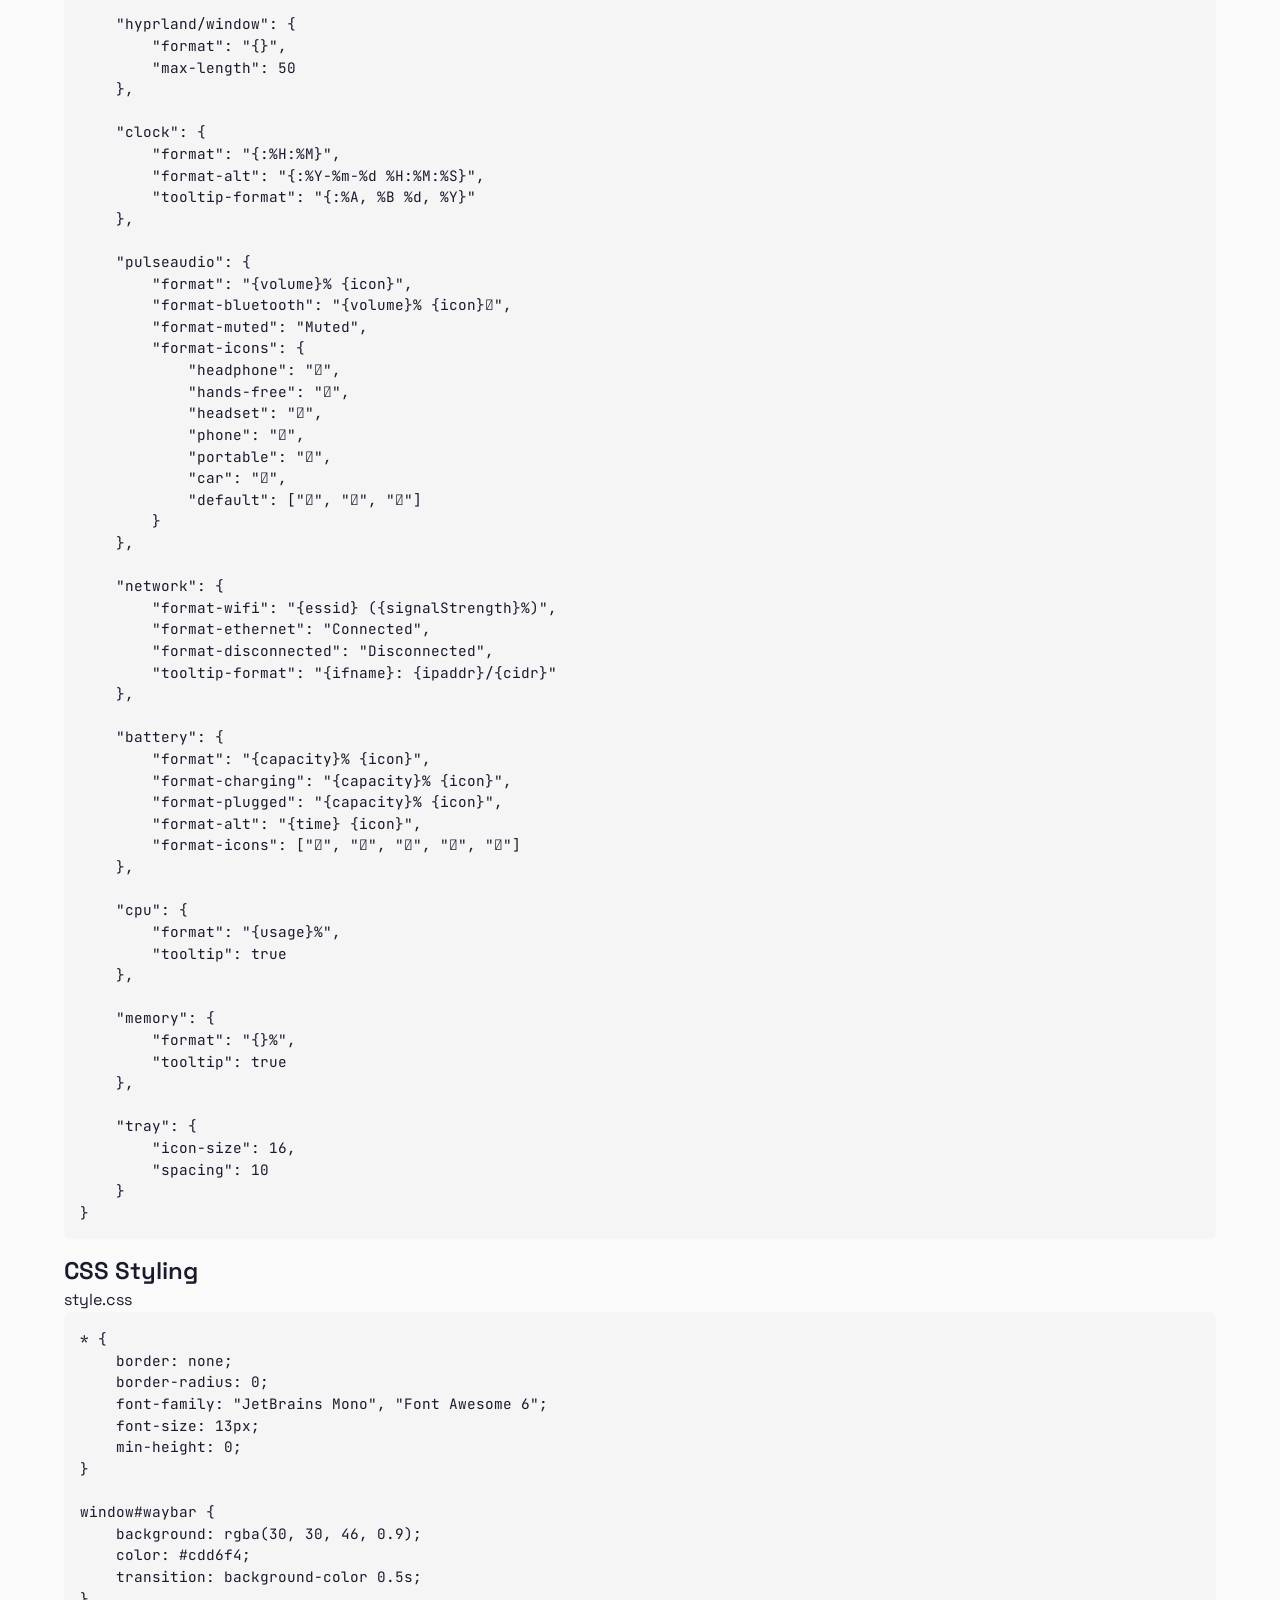
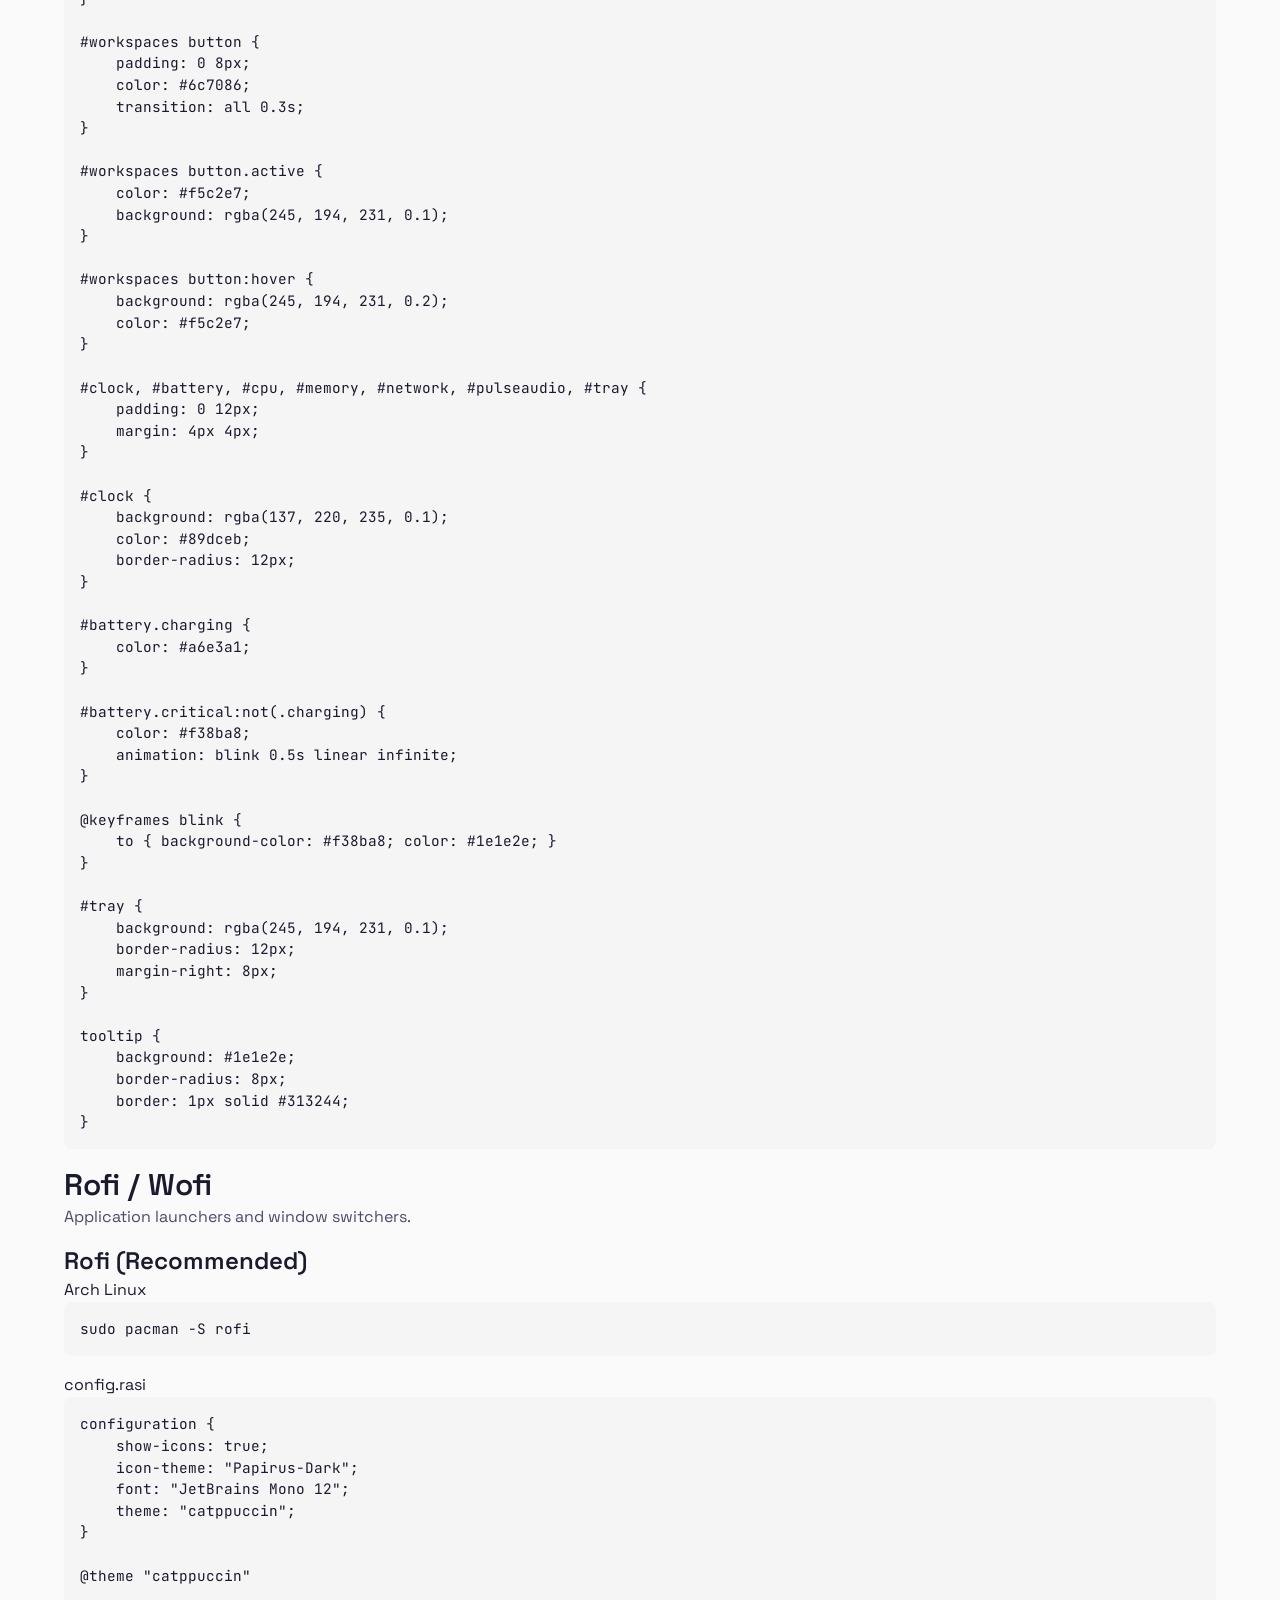
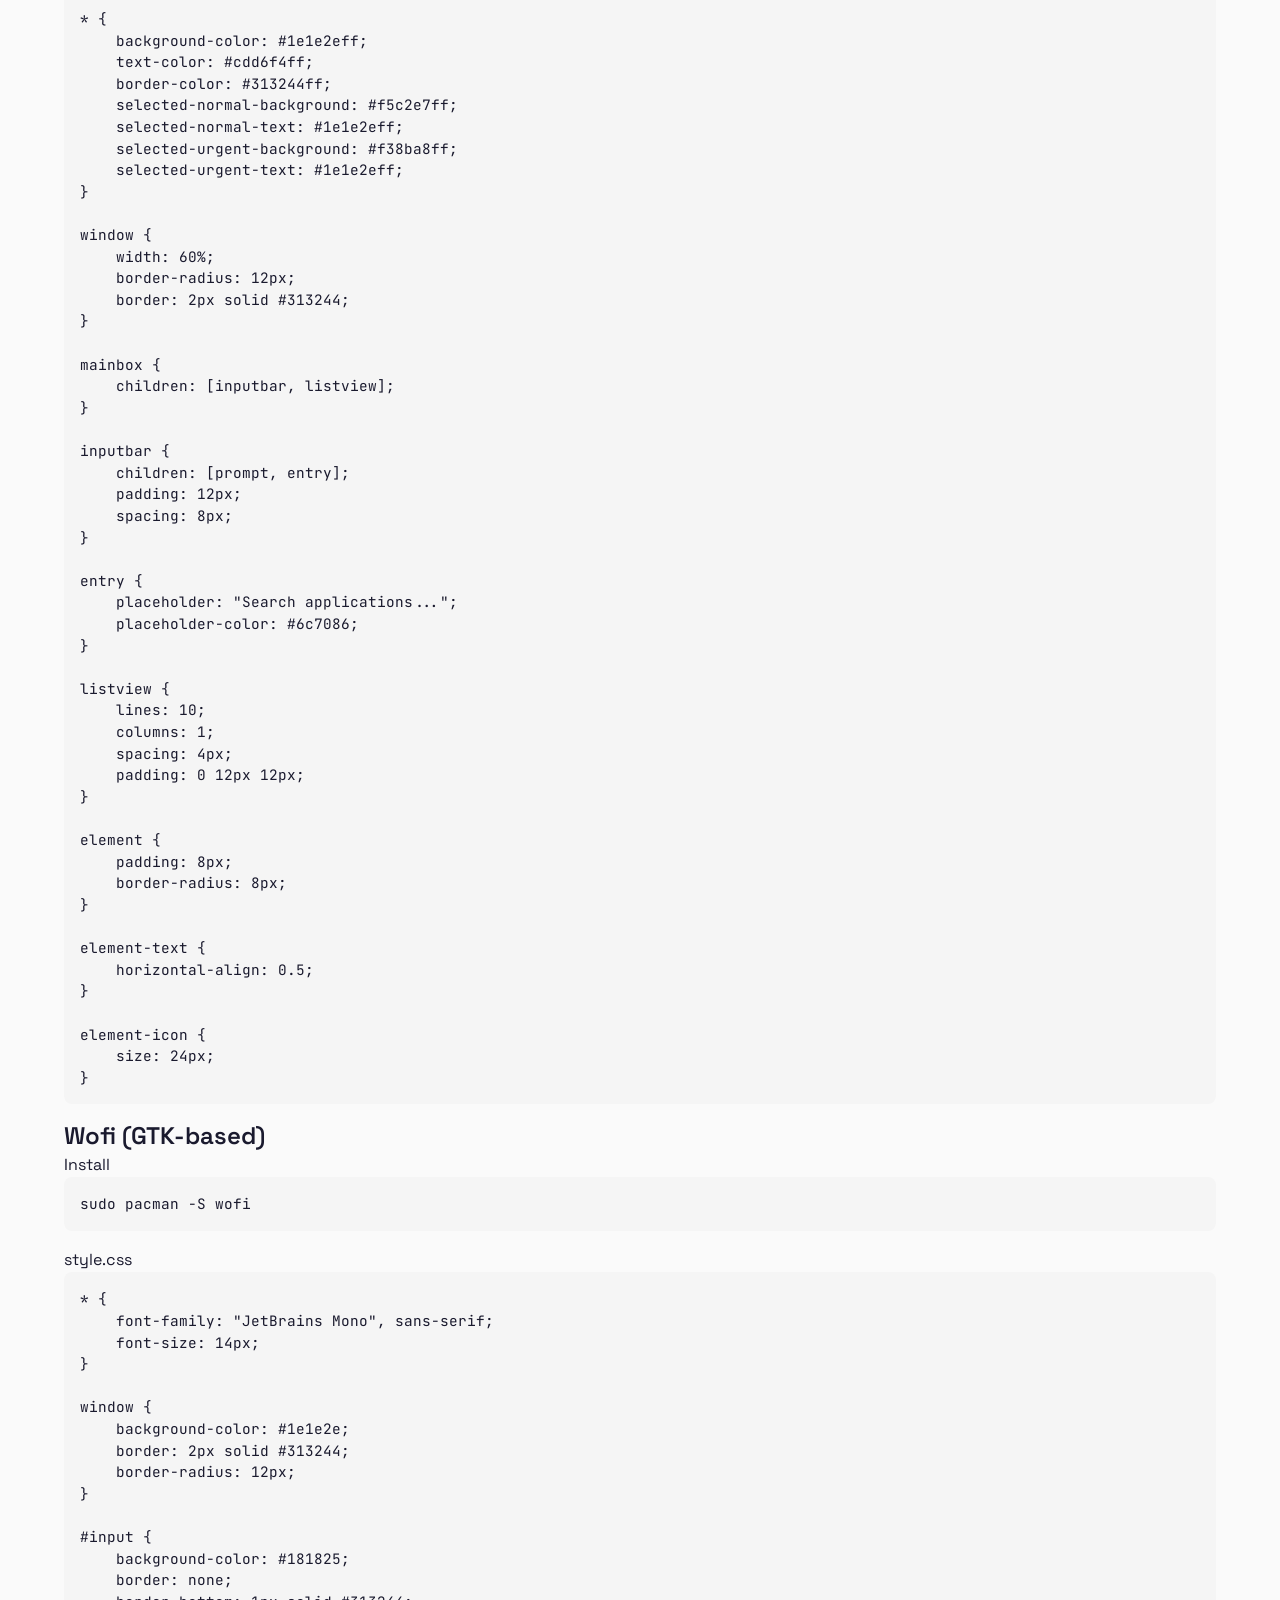
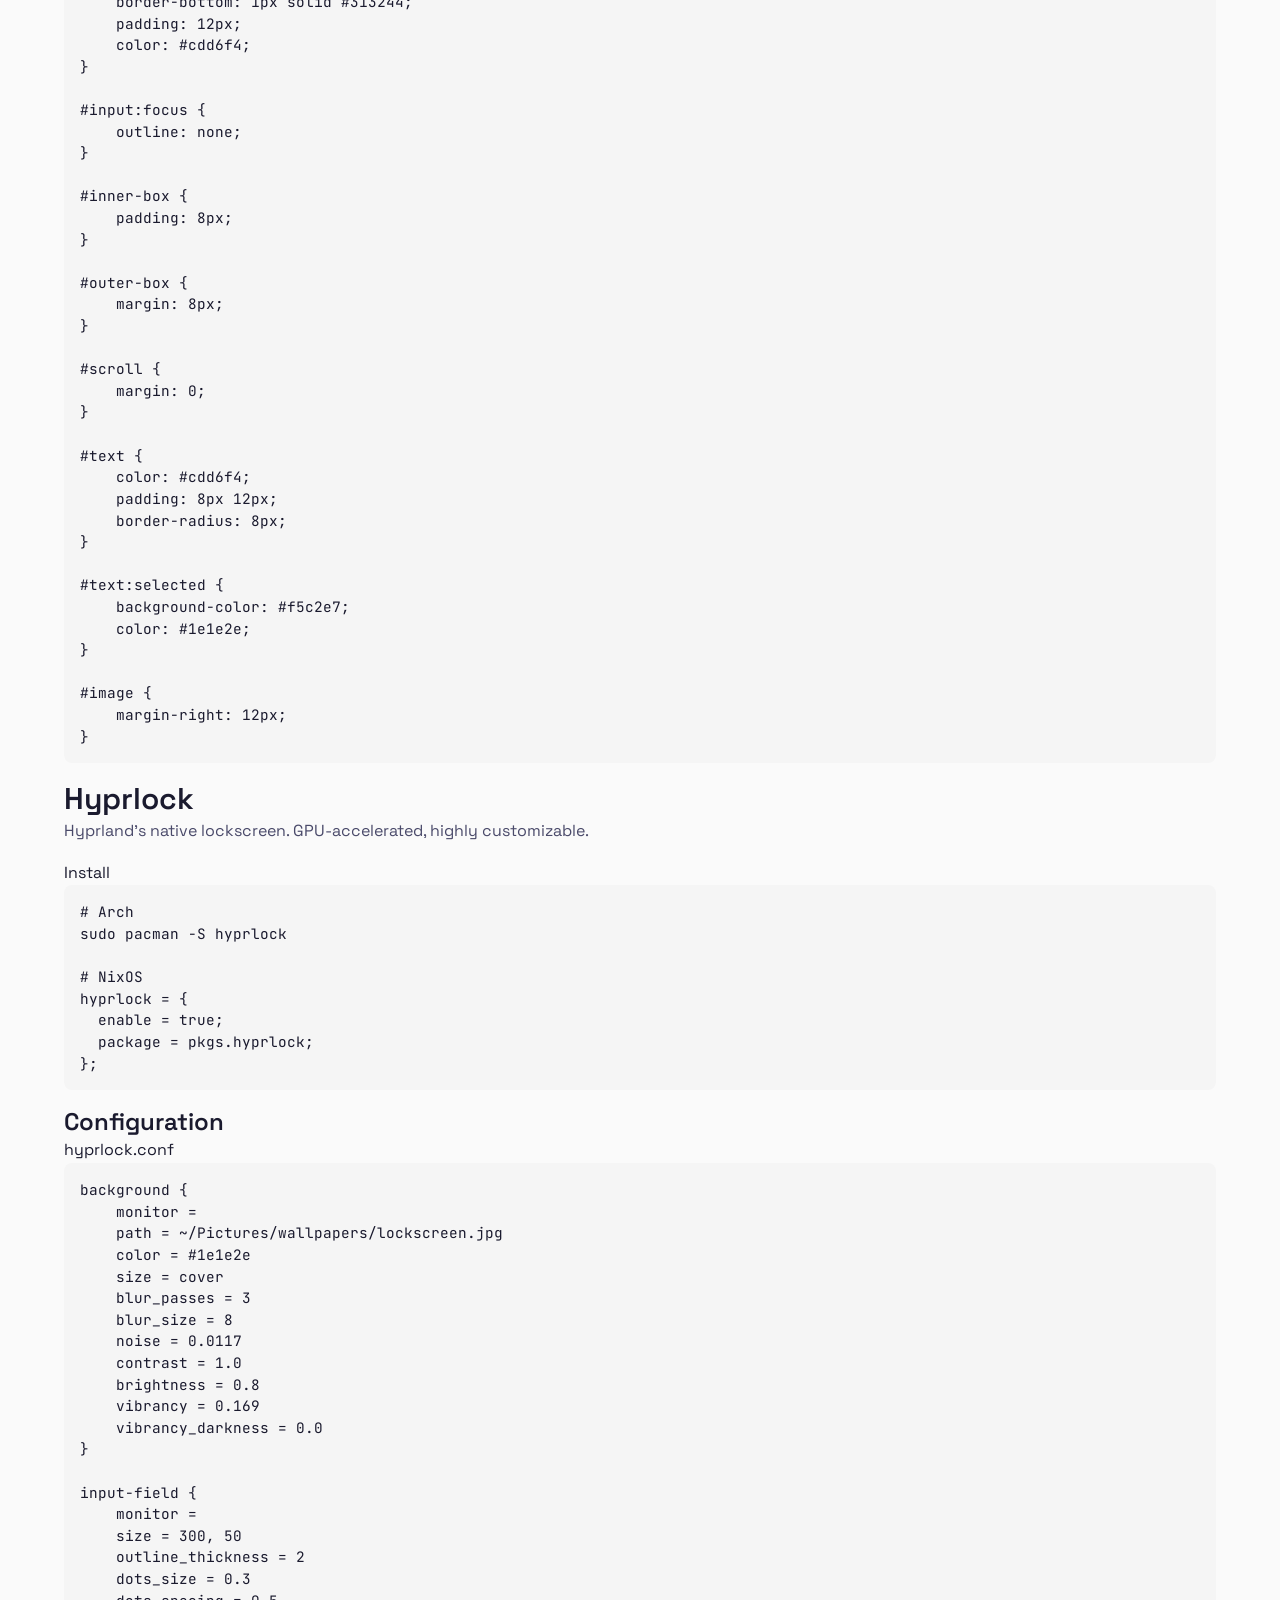
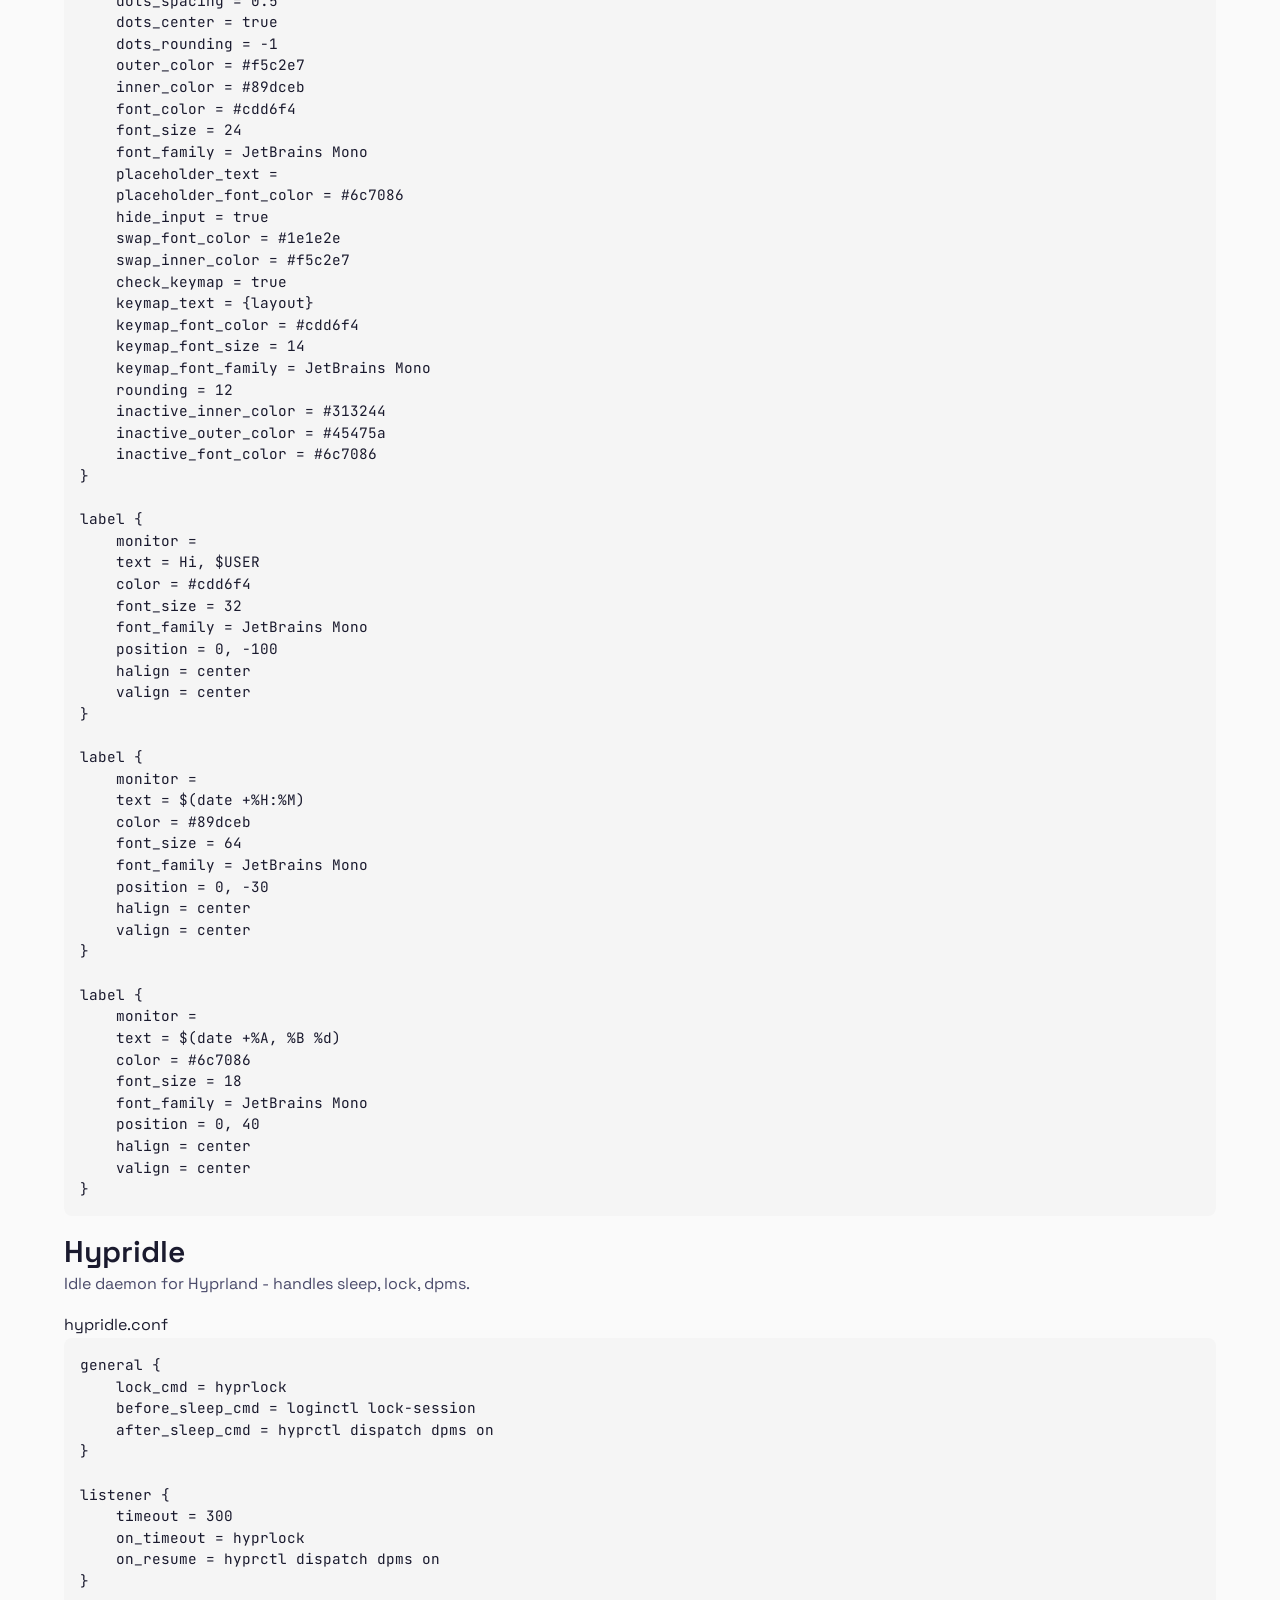
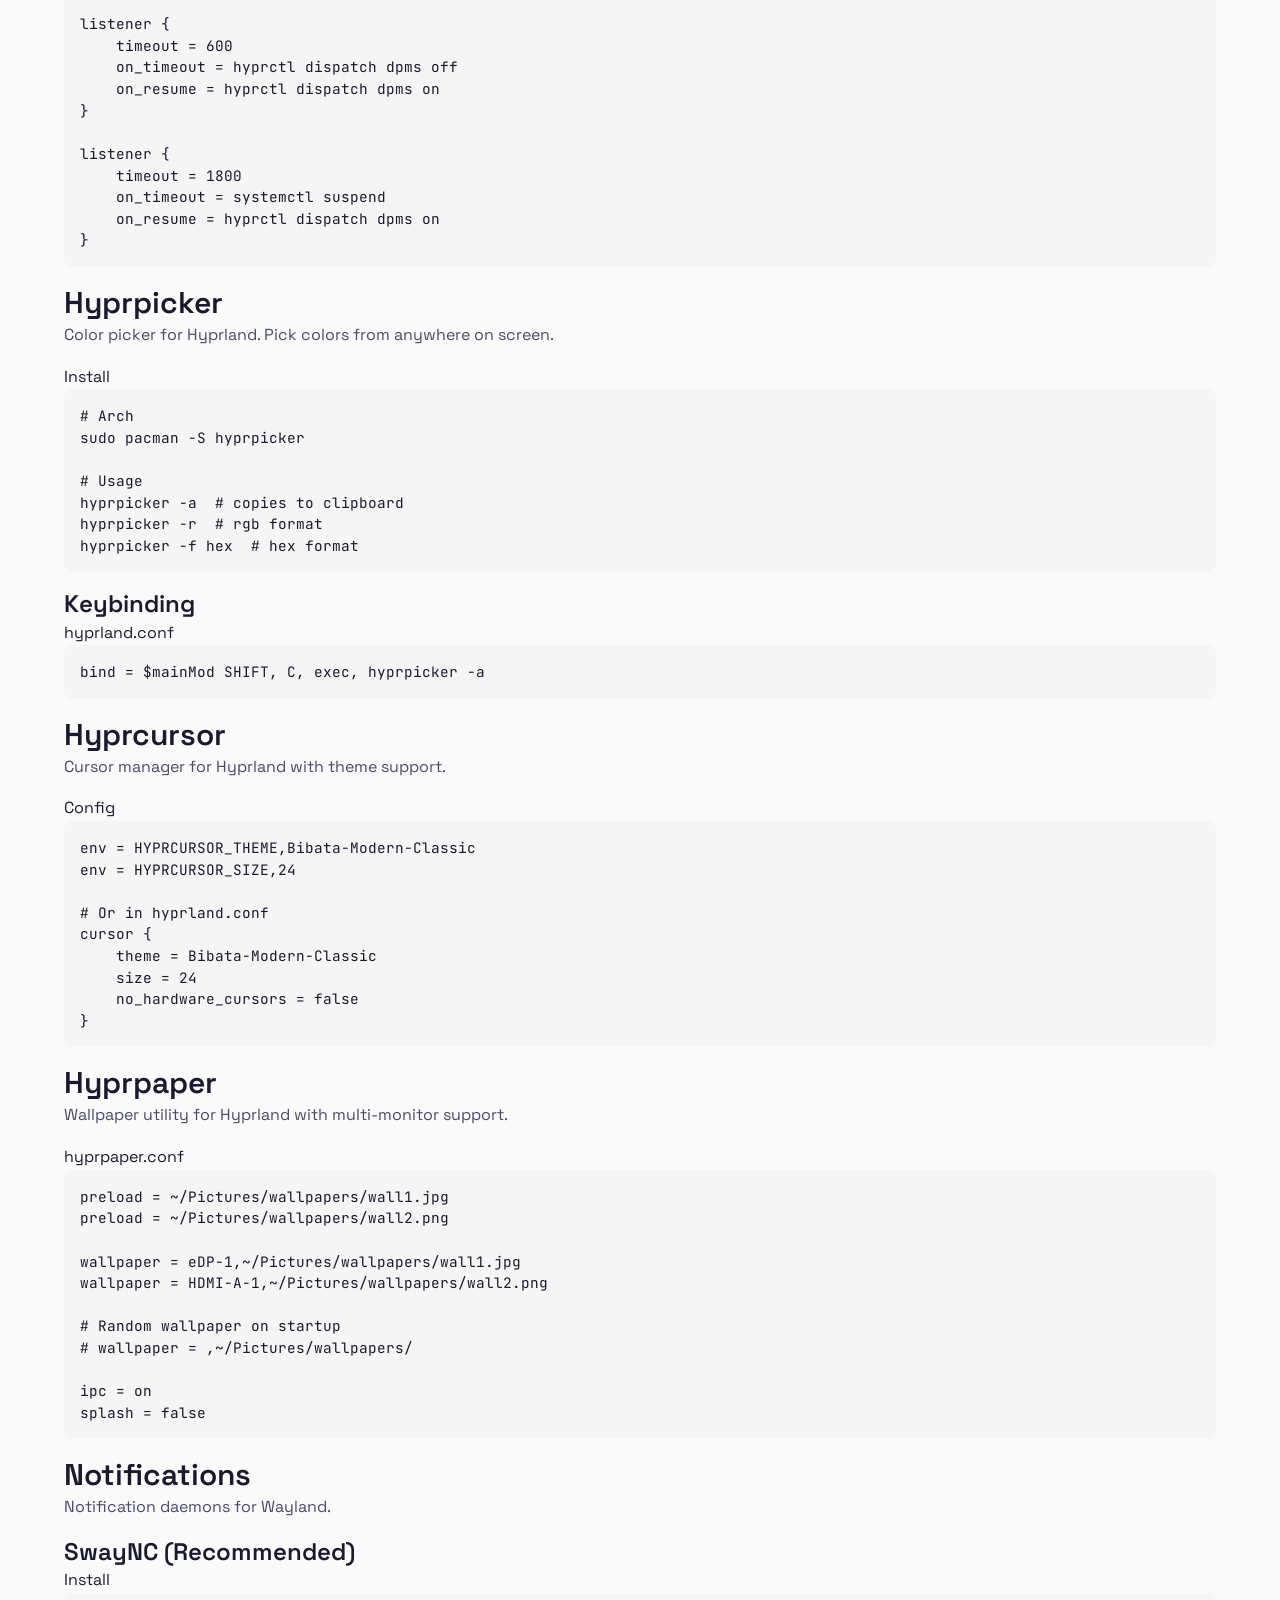
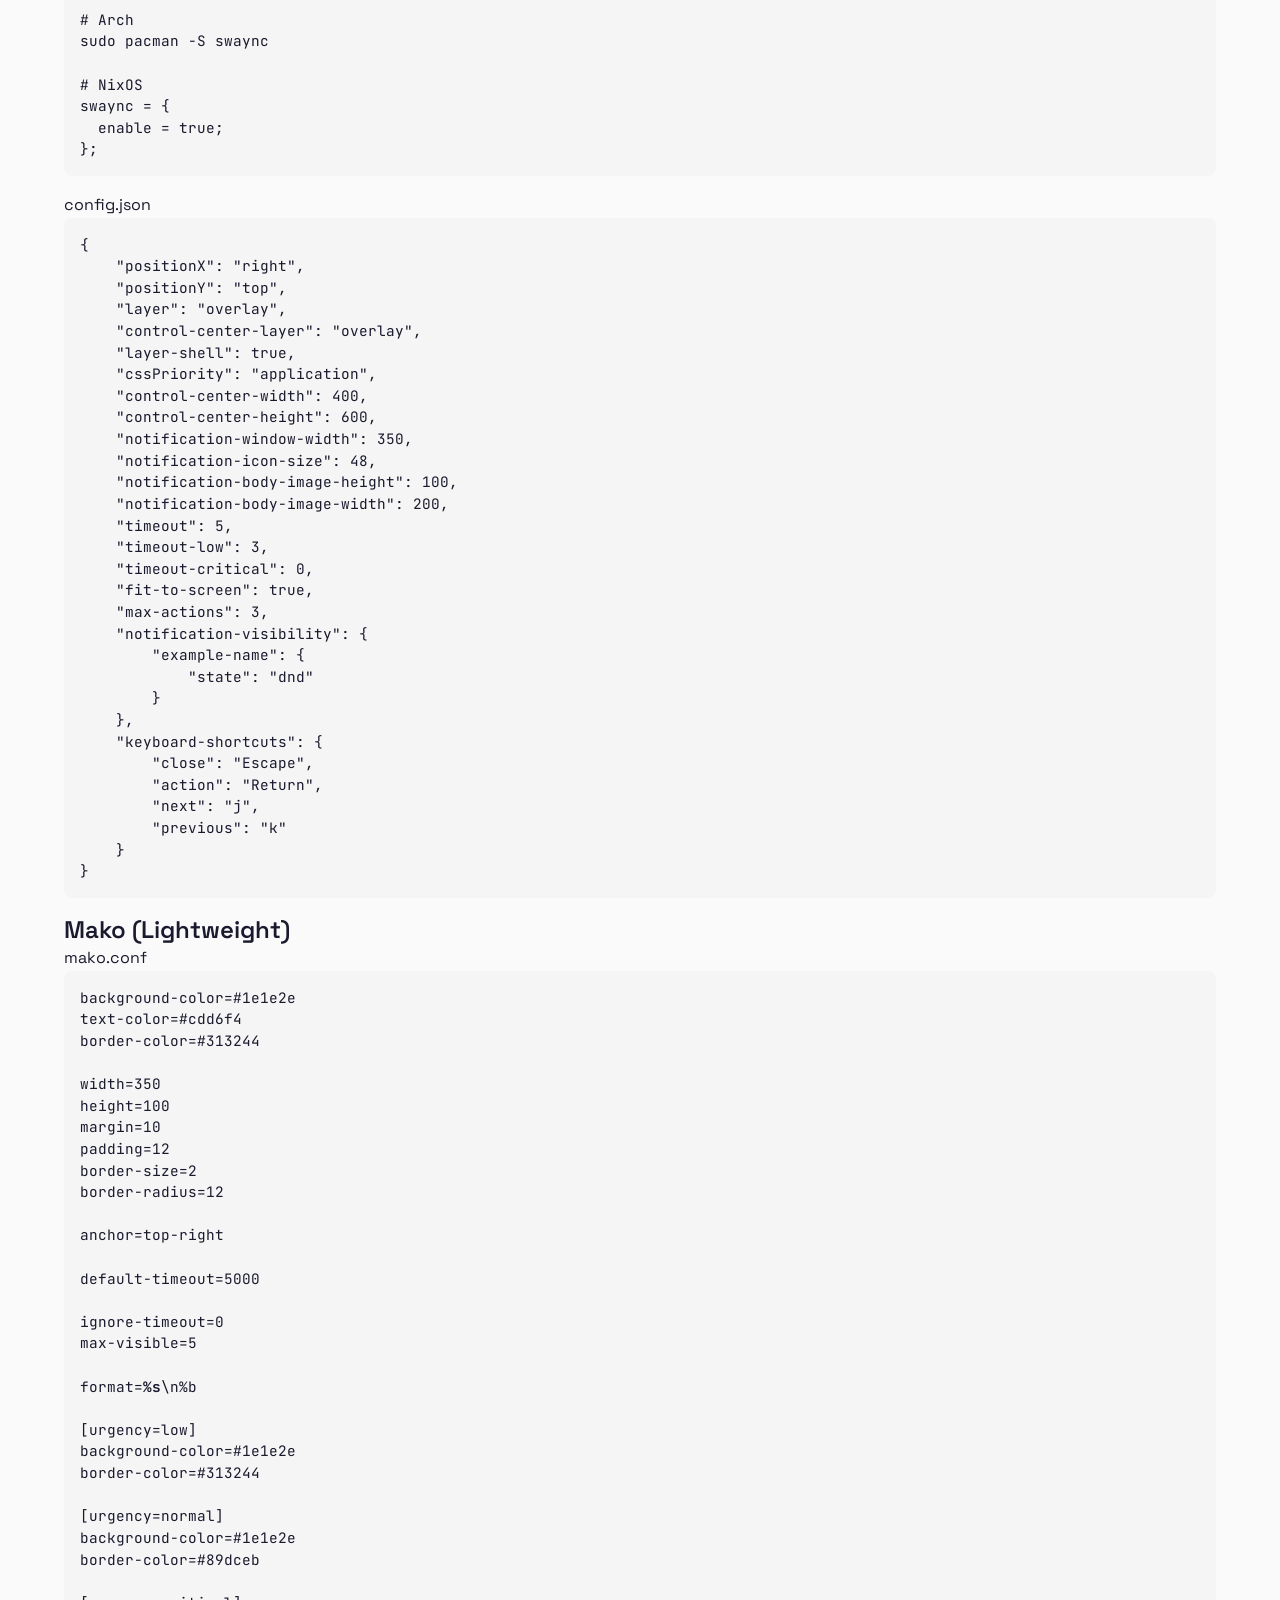
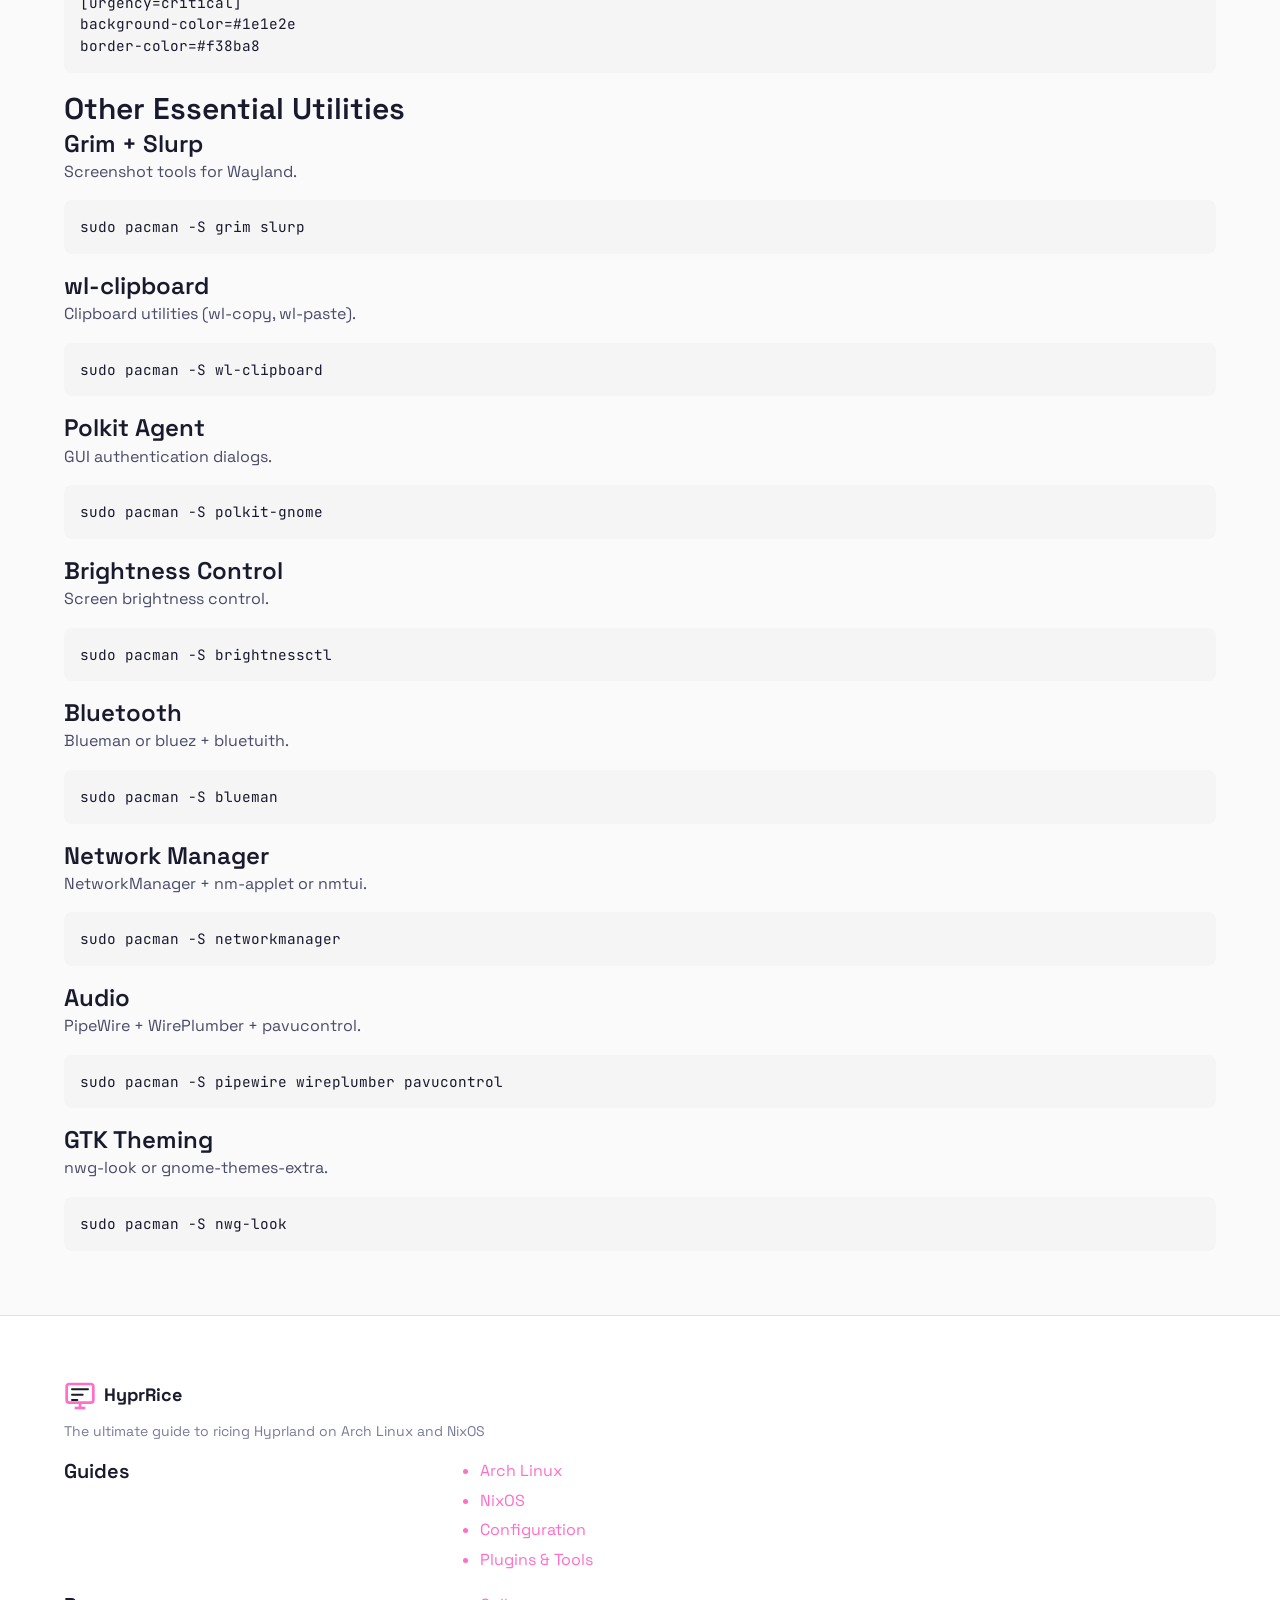
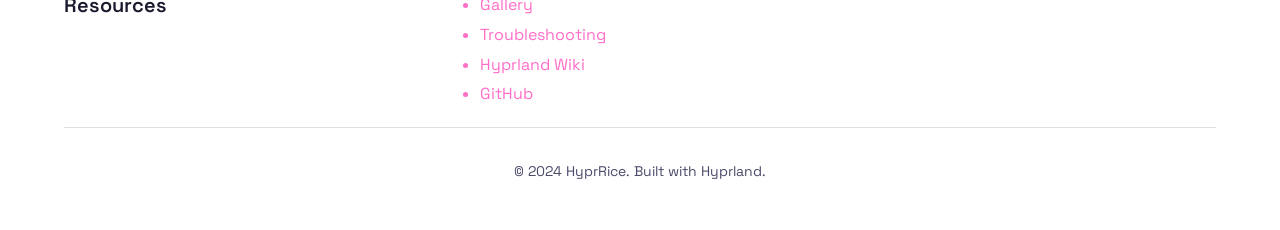
<file: html/plugins.html>
<!DOCTYPE html>
<html lang="en">
<head>
    <meta charset="UTF-8">
    <meta name="viewport" content="width=device-width, initial-scale=1.0">
    <meta name="description" content="Essential Hyprland plugins, tools, and utilities for ricing - Waybar, Rofi, Hyprpicker, and more">
    <meta name="theme-color" content="#fafafa">
    <title>Plugins & Tools - Hyprland Ricing Guide</title>
    <link rel="stylesheet" href="../css/main.css">
    <link rel="stylesheet" href="../css/components.css">
    <link rel="stylesheet" href="../css/theme.css">
    <link rel="preconnect" href="https://fonts.googleapis.com">
    <link rel="preconnect" href="https://fonts.gstatic.com" crossorigin>
    <link href="https://fonts.googleapis.com/css2?family=JetBrains+Mono:wght@400;500;600;700&family=Space+Grotesk:wght@400;500;600;700&display=swap" rel="stylesheet">
</head>
<body>
    <div class="theme-toggle" id="themeToggle" aria-label="Toggle dark/light theme">
        <svg class="sun-icon" viewBox="0 0 24 24" fill="none" stroke="currentColor" stroke-width="2">
            <circle cx="12" cy="12" r="5"></circle>
            <line x1="12" y1="1" x2="12" y2="3"></line>
            <line x1="12" y1="21" x2="12" y2="23"></line>
            <line x1="4.22" y1="4.22" x2="5.64" y2="5.64"></line>
            <line x1="18.36" y1="18.36" x2="19.78" y2="19.78"></line>
            <line x1="1" y1="12" x2="3" y2="12"></line>
            <line x1="21" y1="12" x2="23" y2="12"></line>
            <line x1="4.22" y1="19.78" x2="5.64" y2="18.36"></line>
            <line x1="18.36" y1="5.64" x2="19.78" y2="4.22"></line>
        </svg>
        <svg class="moon-icon" viewBox="0 0 24 24" fill="none" stroke="currentColor" stroke-width="2">
            <path d="M21 12.79A9 9 0 1 1 11.21 3 7 7 0 0 0 21 12.79z"></path>
        </svg>
    </div>

    <header class="site-header">
        <nav class="main-nav">
            <a href="../index.html" class="logo">
                <svg class="logo-icon" viewBox="0 0 24 24" fill="none" stroke="currentColor" stroke-width="2">
                    <rect x="2" y="3" width="20" height="14" rx="2" ry="2"></rect>
                    <line x1="8" y1="21" x2="16" y2="21"></line>
                    <line x1="12" y1="17" x2="12" y2="21"></line>
                    <path d="M6 7h12M6 11h8M6 15h4" stroke="currentColor" stroke-width="1.5" stroke-linecap="round"></path>
                </svg>
                <span class="logo-text">HyprRice</span>
            </a>
            <button class="nav-toggle" id="navToggle" aria-label="Toggle navigation">
                <span class="hamburger"></span>
            </button>
            <ul class="nav-links" id="navLinks">
                <li><a href="../index.html">Home</a></li>
                <li><a href="arch-guide.html">Arch Linux</a></li>
                <li><a href="nixos-guide.html">NixOS</a></li>
                <li><a href="config.html">Configuration</a></li>
                <li><a href="plugins.html" class="active">Plugins & Tools</a></li>
                <li><a href="gallery.html">Gallery</a></li>
                <li><a href="troubleshooting.html">Troubleshooting</a></li>
            </ul>
        </nav>
    </header>

    <main>
        <div class="guide-layout">
            <aside class="guide-sidebar" id="guideSidebar">
                <button class="sidebar-toggle" id="sidebarToggle" aria-label="Toggle sidebar">
                    <svg width="24" height="24" viewBox="0 0 24 24" fill="none" stroke="currentColor" stroke-width="2">
                        <line x1="3" y1="12" x2="21" y2="12"></line>
                        <line x1="3" y1="6" x2="21" y2="6"></line>
                        <line x1="3" y1="18" x2="21" y2="18"></line>
                    </svg>
                </button>
                <nav class="sidebar-nav">
                    <ul class="sidebar-links">
                        <li><a href="#waybar" class="sidebar-link">Waybar</a></li>
                        <li><a href="#rofi" class="sidebar-link">Rofi / Wofi</a></li>
                        <li><a href="#hyprlock" class="sidebar-link">Hyprlock</a></li>
                        <li><a href="#hypridle" class="sidebar-link">Hypridle</a></li>
                        <li><a href="#hyprpicker" class="sidebar-link">Hyprpicker</a></li>
                        <li><a href="#hyprcursor" class="sidebar-link">Hyprcursor</a></li>
                        <li><a href="#hyprpaper" class="sidebar-link">Hyprpaper</a></li>
                        <li><a href="#notifications" class="sidebar-link">Notifications</a></li>
                        <li><a href="#utilities" class="sidebar-link">Other Utilities</a></li>
                    </ul>
                </nav>
            </aside>

            <div class="guide-content">
                <header class="page-header">
                    <div class="container">
                        <span class="badge badge-plugins" style="margin-bottom: var(--space-md);">Plugins & Tools</span>
                        <h1>Essential Plugins & Tools</h1>
                        <p>Complete your Hyprland setup with bars, launchers, lockscreens, and utilities</p>
                    </div>
                </header>

                <div class="container">
                    <section id="waybar" class="guide-section">
                        <h2>Waybar</h2>
                        <p>The most popular status bar for Wayland compositors. Highly customizable with CSS.</p>

                        <h3>Installation</h3>
                        <div class="code-block">
                            <div class="code-header"><span>Arch Linux</span></div>
                            <pre><code>sudo pacman -S waybar</code></pre>
                        </div>
                        <div class="code-block">
                            <div class="code-header"><span>NixOS</span></div>
                            <pre><code>waybar = {
  enable = true;
  package = pkgs.waybar;
  settings = {
    // config here
  };
};</code></pre>
                        </div>

                        <h3>Basic Configuration</h3>
                        <div class="code-block">
                            <div class="code-header"><span>config.jsonc</span></div>
                            <pre><code>{
    "layer": "top",
    "position": "top",
    "height": 30,
    "modules-left": ["hyprland/workspaces", "hyprland/window"],
    "modules-center": ["hyprland/language", "clock"],
    "modules-right": ["pulseaudio", "network", "battery", "cpu", "memory", "tray"],

    "hyprland/workspaces": {
        "disable-scroll": true,
        "all-outputs": true,
        "format": "{icon}",
        "format-icons": {
            "1": "1", "2": "2", "3": "3", "4": "4", "5": "5",
            "active": "{icon}",
            "inactive": "{icon}",
            "urgent": "{icon}"
        }
    },

    "hyprland/window": {
        "format": "{}",
        "max-length": 50
    },

    "clock": {
        "format": "{:%H:%M}",
        "format-alt": "{:%Y-%m-%d %H:%M:%S}",
        "tooltip-format": "{:%A, %B %d, %Y}"
    },

    "pulseaudio": {
        "format": "{volume}% {icon}",
        "format-bluetooth": "{volume}% {icon}",
        "format-muted": "Muted",
        "format-icons": {
            "headphone": "",
            "hands-free": "",
            "headset": "",
            "phone": "",
            "portable": "",
            "car": "",
            "default": ["", "", ""]
        }
    },

    "network": {
        "format-wifi": "{essid} ({signalStrength}%)",
        "format-ethernet": "Connected",
        "format-disconnected": "Disconnected",
        "tooltip-format": "{ifname}: {ipaddr}/{cidr}"
    },

    "battery": {
        "format": "{capacity}% {icon}",
        "format-charging": "{capacity}% {icon}",
        "format-plugged": "{capacity}% {icon}",
        "format-alt": "{time} {icon}",
        "format-icons": ["", "", "", "", ""]
    },

    "cpu": {
        "format": "{usage}%",
        "tooltip": true
    },

    "memory": {
        "format": "{}%",
        "tooltip": true
    },

    "tray": {
        "icon-size": 16,
        "spacing": 10
    }
}</code></pre>
                        </div>

                        <h3>CSS Styling</h3>
                        <div class="code-block">
                            <div class="code-header"><span>style.css</span></div>
                            <pre><code>* {
    border: none;
    border-radius: 0;
    font-family: "JetBrains Mono", "Font Awesome 6";
    font-size: 13px;
    min-height: 0;
}

window#waybar {
    background: rgba(30, 30, 46, 0.9);
    color: #cdd6f4;
    transition: background-color 0.5s;
}

#workspaces button {
    padding: 0 8px;
    color: #6c7086;
    transition: all 0.3s;
}

#workspaces button.active {
    color: #f5c2e7;
    background: rgba(245, 194, 231, 0.1);
}

#workspaces button:hover {
    background: rgba(245, 194, 231, 0.2);
    color: #f5c2e7;
}

#clock, #battery, #cpu, #memory, #network, #pulseaudio, #tray {
    padding: 0 12px;
    margin: 4px 4px;
}

#clock {
    background: rgba(137, 220, 235, 0.1);
    color: #89dceb;
    border-radius: 12px;
}

#battery.charging {
    color: #a6e3a1;
}

#battery.critical:not(.charging) {
    color: #f38ba8;
    animation: blink 0.5s linear infinite;
}

@keyframes blink {
    to { background-color: #f38ba8; color: #1e1e2e; }
}

#tray {
    background: rgba(245, 194, 231, 0.1);
    border-radius: 12px;
    margin-right: 8px;
}

tooltip {
    background: #1e1e2e;
    border-radius: 8px;
    border: 1px solid #313244;
}</code></pre>
                        </div>
                    </section>

                    <section id="rofi" class="guide-section">
                        <h2>Rofi / Wofi</h2>
                        <p>Application launchers and window switchers.</p>

                        <h3>Rofi (Recommended)</h3>
                        <div class="code-block">
                            <div class="code-header"><span>Arch Linux</span></div>
                            <pre><code>sudo pacman -S rofi</code></pre>
                        </div>
                        <div class="code-block">
                            <div class="code-header"><span>config.rasi</span></div>
                            <pre><code>configuration {
    show-icons: true;
    icon-theme: "Papirus-Dark";
    font: "JetBrains Mono 12";
    theme: "catppuccin";
}

@theme "catppuccin"

* {
    background-color: #1e1e2eff;
    text-color: #cdd6f4ff;
    border-color: #313244ff;
    selected-normal-background: #f5c2e7ff;
    selected-normal-text: #1e1e2eff;
    selected-urgent-background: #f38ba8ff;
    selected-urgent-text: #1e1e2eff;
}

window {
    width: 60%;
    border-radius: 12px;
    border: 2px solid #313244;
}

mainbox {
    children: [inputbar, listview];
}

inputbar {
    children: [prompt, entry];
    padding: 12px;
    spacing: 8px;
}

entry {
    placeholder: "Search applications...";
    placeholder-color: #6c7086;
}

listview {
    lines: 10;
    columns: 1;
    spacing: 4px;
    padding: 0 12px 12px;
}

element {
    padding: 8px;
    border-radius: 8px;
}

element-text {
    horizontal-align: 0.5;
}

element-icon {
    size: 24px;
}</code></pre>
                        </div>

                        <h3>Wofi (GTK-based)</h3>
                        <div class="code-block">
                            <div class="code-header"><span>Install</span></div>
                            <pre><code>sudo pacman -S wofi</code></pre>
                        </div>
                        <div class="code-block">
                            <div class="code-header"><span>style.css</span></div>
                            <pre><code>* {
    font-family: "JetBrains Mono", sans-serif;
    font-size: 14px;
}

window {
    background-color: #1e1e2e;
    border: 2px solid #313244;
    border-radius: 12px;
}

#input {
    background-color: #181825;
    border: none;
    border-bottom: 1px solid #313244;
    padding: 12px;
    color: #cdd6f4;
}

#input:focus {
    outline: none;
}

#inner-box {
    padding: 8px;
}

#outer-box {
    margin: 8px;
}

#scroll {
    margin: 0;
}

#text {
    color: #cdd6f4;
    padding: 8px 12px;
    border-radius: 8px;
}

#text:selected {
    background-color: #f5c2e7;
    color: #1e1e2e;
}

#image {
    margin-right: 12px;
}</code></pre>
                        </div>
                    </section>

                    <section id="hyprlock" class="guide-section">
                        <h2>Hyprlock</h2>
                        <p>Hyprland's native lockscreen. GPU-accelerated, highly customizable.</p>

                        <div class="code-block">
                            <div class="code-header"><span>Install</span></div>
                            <pre><code># Arch
sudo pacman -S hyprlock

# NixOS
hyprlock = {
  enable = true;
  package = pkgs.hyprlock;
};</code></pre>
                        </div>

                        <h3>Configuration</h3>
                        <div class="code-block">
                            <div class="code-header"><span>hyprlock.conf</span></div>
                            <pre><code>background {
    monitor =
    path = ~/Pictures/wallpapers/lockscreen.jpg
    color = #1e1e2e
    size = cover
    blur_passes = 3
    blur_size = 8
    noise = 0.0117
    contrast = 1.0
    brightness = 0.8
    vibrancy = 0.169
    vibrancy_darkness = 0.0
}

input-field {
    monitor =
    size = 300, 50
    outline_thickness = 2
    dots_size = 0.3
    dots_spacing = 0.5
    dots_center = true
    dots_rounding = -1
    outer_color = #f5c2e7
    inner_color = #89dceb
    font_color = #cdd6f4
    font_size = 24
    font_family = JetBrains Mono
    placeholder_text = <INPUT_PASSWORD>
    placeholder_font_color = #6c7086
    hide_input = true
    swap_font_color = #1e1e2e
    swap_inner_color = #f5c2e7
    check_keymap = true
    keymap_text = {layout}
    keymap_font_color = #cdd6f4
    keymap_font_size = 14
    keymap_font_family = JetBrains Mono
    rounding = 12
    inactive_inner_color = #313244
    inactive_outer_color = #45475a
    inactive_font_color = #6c7086
}

label {
    monitor =
    text = Hi, $USER
    color = #cdd6f4
    font_size = 32
    font_family = JetBrains Mono
    position = 0, -100
    halign = center
    valign = center
}

label {
    monitor =
    text = $(date +%H:%M)
    color = #89dceb
    font_size = 64
    font_family = JetBrains Mono
    position = 0, -30
    halign = center
    valign = center
}

label {
    monitor =
    text = $(date +%A, %B %d)
    color = #6c7086
    font_size = 18
    font_family = JetBrains Mono
    position = 0, 40
    halign = center
    valign = center
}</code></pre>
                        </div>
                    </section>

                    <section id="hypridle" class="guide-section">
                        <h2>Hypridle</h2>
                        <p>Idle daemon for Hyprland - handles sleep, lock, dpms.</p>

                        <div class="code-block">
                            <div class="code-header"><span>hypridle.conf</span></div>
                            <pre><code>general {
    lock_cmd = hyprlock
    before_sleep_cmd = loginctl lock-session
    after_sleep_cmd = hyprctl dispatch dpms on
}

listener {
    timeout = 300
    on_timeout = hyprlock
    on_resume = hyprctl dispatch dpms on
}

listener {
    timeout = 600
    on_timeout = hyprctl dispatch dpms off
    on_resume = hyprctl dispatch dpms on
}

listener {
    timeout = 1800
    on_timeout = systemctl suspend
    on_resume = hyprctl dispatch dpms on
}</code></pre>
                        </div>
                    </section>

                    <section id="hyprpicker" class="guide-section">
                        <h2>Hyprpicker</h2>
                        <p>Color picker for Hyprland. Pick colors from anywhere on screen.</p>

                        <div class="code-block">
                            <div class="code-header"><span>Install</span></div>
                            <pre><code># Arch
sudo pacman -S hyprpicker

# Usage
hyprpicker -a  # copies to clipboard
hyprpicker -r  # rgb format
hyprpicker -f hex  # hex format</code></pre>
                        </div>

                        <h3>Keybinding</h3>
                        <div class="code-block">
                            <div class="code-header"><span>hyprland.conf</span></div>
                            <pre><code>bind = $mainMod SHIFT, C, exec, hyprpicker -a</code></pre>
                        </div>
                    </section>

                    <section id="hyprcursor" class="guide-section">
                        <h2>Hyprcursor</h2>
                        <p>Cursor manager for Hyprland with theme support.</p>

                        <div class="code-block">
                            <div class="code-header"><span>Config</span></div>
                            <pre><code>env = HYPRCURSOR_THEME,Bibata-Modern-Classic
env = HYPRCURSOR_SIZE,24

# Or in hyprland.conf
cursor {
    theme = Bibata-Modern-Classic
    size = 24
    no_hardware_cursors = false
}</code></pre>
                        </div>
                    </section>

                    <section id="hyprpaper" class="guide-section">
                        <h2>Hyprpaper</h2>
                        <p>Wallpaper utility for Hyprland with multi-monitor support.</p>

                        <div class="code-block">
                            <div class="code-header"><span>hyprpaper.conf</span></div>
                            <pre><code>preload = ~/Pictures/wallpapers/wall1.jpg
preload = ~/Pictures/wallpapers/wall2.png

wallpaper = eDP-1,~/Pictures/wallpapers/wall1.jpg
wallpaper = HDMI-A-1,~/Pictures/wallpapers/wall2.png

# Random wallpaper on startup
# wallpaper = ,~/Pictures/wallpapers/

ipc = on
splash = false</code></pre>
                        </div>
                    </section>

                    <section id="notifications" class="guide-section">
                        <h2>Notifications</h2>
                        <p>Notification daemons for Wayland.</p>

                        <h3>SwayNC (Recommended)</h3>
                        <div class="code-block">
                            <div class="code-header"><span>Install</span></div>
                            <pre><code># Arch
sudo pacman -S swaync

# NixOS
swaync = {
  enable = true;
};</code></pre>
                        </div>
                        <div class="code-block">
                            <div class="code-header"><span>config.json</span></div>
                            <pre><code>{
    "positionX": "right",
    "positionY": "top",
    "layer": "overlay",
    "control-center-layer": "overlay",
    "layer-shell": true,
    "cssPriority": "application",
    "control-center-width": 400,
    "control-center-height": 600,
    "notification-window-width": 350,
    "notification-icon-size": 48,
    "notification-body-image-height": 100,
    "notification-body-image-width": 200,
    "timeout": 5,
    "timeout-low": 3,
    "timeout-critical": 0,
    "fit-to-screen": true,
    "max-actions": 3,
    "notification-visibility": {
        "example-name": {
            "state": "dnd"
        }
    },
    "keyboard-shortcuts": {
        "close": "Escape",
        "action": "Return",
        "next": "j",
        "previous": "k"
    }
}</code></pre>
                        </div>

                        <h3>Mako (Lightweight)</h3>
                        <div class="code-block">
                            <div class="code-header"><span>mako.conf</span></div>
                            <pre><code>background-color=#1e1e2e
text-color=#cdd6f4
border-color=#313244

width=350
height=100
margin=10
padding=12
border-size=2
border-radius=12

anchor=top-right

default-timeout=5000

ignore-timeout=0
max-visible=5

format=<b>%s</b>\n%b

[urgency=low]
background-color=#1e1e2e
border-color=#313244

[urgency=normal]
background-color=#1e1e2e
border-color=#89dceb

[urgency=critical]
background-color=#1e1e2e
border-color=#f38ba8</code></pre>
                        </div>
                    </section>

                    <section id="utilities" class="guide-section">
                        <h2>Other Essential Utilities</h2>

                        <div class="card-grid">
                            <article class="card">
                                <h3>Grim + Slurp</h3>
                                <p>Screenshot tools for Wayland.</p>
                                <pre><code>sudo pacman -S grim slurp</code></pre>
                            </article>
                            <article class="card">
                                <h3>wl-clipboard</h3>
                                <p>Clipboard utilities (wl-copy, wl-paste).</p>
                                <pre><code>sudo pacman -S wl-clipboard</code></pre>
                            </article>
                            <article class="card">
                                <h3>Polkit Agent</h3>
                                <p>GUI authentication dialogs.</p>
                                <pre><code>sudo pacman -S polkit-gnome</code></pre>
                            </article>
                            <article class="card">
                                <h3>Brightness Control</h3>
                                <p>Screen brightness control.</p>
                                <pre><code>sudo pacman -S brightnessctl</code></pre>
                            </article>
                            <article class="card">
                                <h3>Bluetooth</h3>
                                <p>Blueman or bluez + bluetuith.</p>
                                <pre><code>sudo pacman -S blueman</code></pre>
                            </article>
                            <article class="card">
                                <h3>Network Manager</h3>
                                <p>NetworkManager + nm-applet or nmtui.</p>
                                <pre><code>sudo pacman -S networkmanager</code></pre>
                            </article>
                            <article class="card">
                                <h3>Audio</h3>
                                <p>PipeWire + WirePlumber + pavucontrol.</p>
                                <pre><code>sudo pacman -S pipewire wireplumber pavucontrol</code></pre>
                            </article>
                            <article class="card">
                                <h3>GTK Theming</h3>
                                <p>nwg-look or gnome-themes-extra.</p>
                                <pre><code>sudo pacman -S nwg-look</code></pre>
                            </article>
                        </div>
                    </section>
                </div>
            </div>
        </div>
    </main>

    <footer class="site-footer">
        <div class="container">
            <div class="footer-grid">
                <div class="footer-brand">
                    <a href="../index.html" class="logo">
                        <svg class="logo-icon" viewBox="0 0 24 24" fill="none" stroke="currentColor" stroke-width="2">
                            <rect x="2" y="3" width="20" height="14" rx="2" ry="2"></rect>
                            <line x1="8" y1="21" x2="16" y2="21"></line>
                            <line x1="12" y1="17" x2="12" y2="21"></line>
                            <path d="M6 7h12M6 11h8M6 15h4" stroke="currentColor" stroke-width="1.5" stroke-linecap="round"></path>
                        </svg>
                        <span class="logo-text">HyprRice</span>
                    </a>
                    <p>The ultimate guide to ricing Hyprland on Arch Linux and NixOS</p>
                </div>
                <nav class="footer-nav">
                    <h4>Guides</h4>
                    <ul>
                        <li><a href="arch-guide.html">Arch Linux</a></li>
                        <li><a href="nixos-guide.html">NixOS</a></li>
                        <li><a href="config.html">Configuration</a></li>
                        <li><a href="plugins.html">Plugins & Tools</a></li>
                    </ul>
                </nav>
                <nav class="footer-nav">
                    <h4>Resources</h4>
                    <ul>
                        <li><a href="gallery.html">Gallery</a></li>
                        <li><a href="troubleshooting.html">Troubleshooting</a></li>
                        <li><a href="https://wiki.hyprland.org" target="_blank">Hyprland Wiki</a></li>
                        <li><a href="https://github.com/hyprwm/Hyprland" target="_blank">GitHub</a></li>
                    </ul>
                </nav>
            </div>
            <div class="footer-bottom">
                <p>&copy; 2024 HyprRice. Built with Hyprland.</p>
            </div>
        </div>
    </footer>

    <script src="../js/main.js"></script>
    <script src="../js/theme.js"></script>
    <script src="../js/navigation.js"></script>
</body>
</html>
</file>
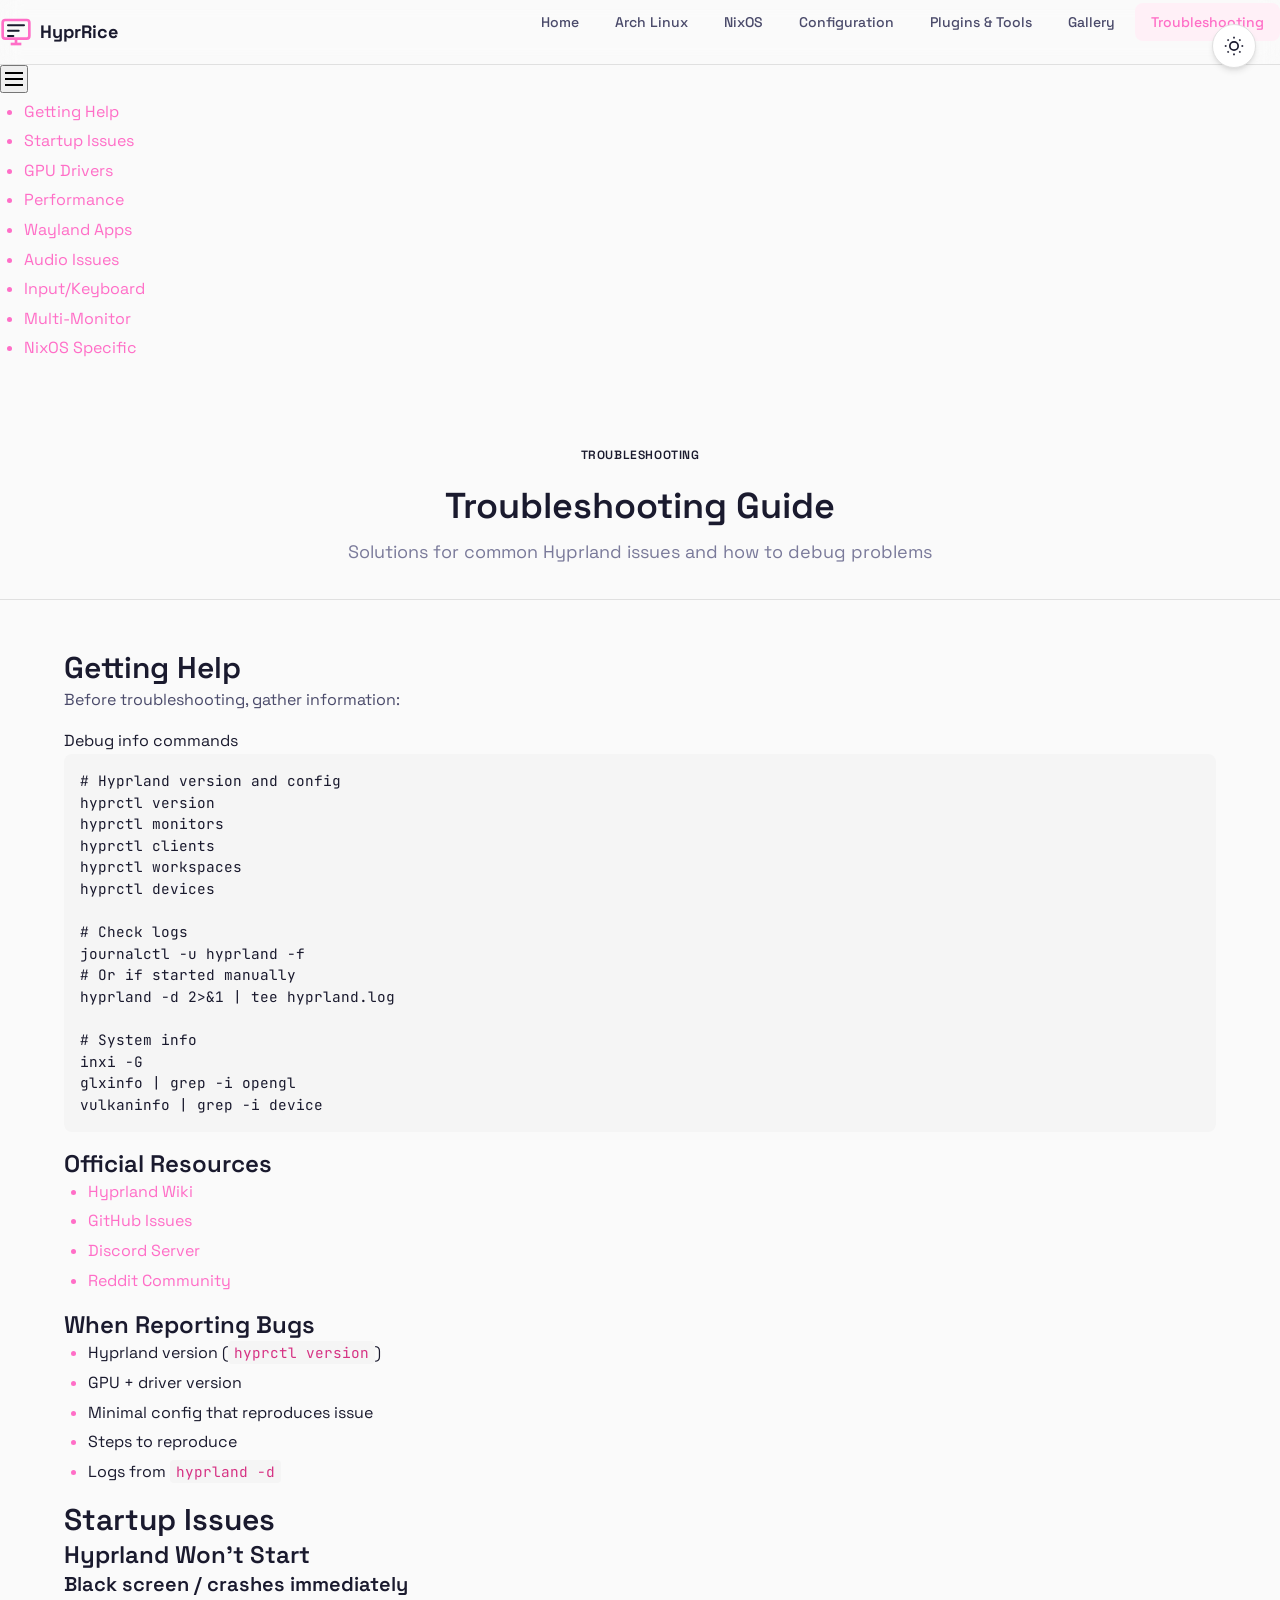
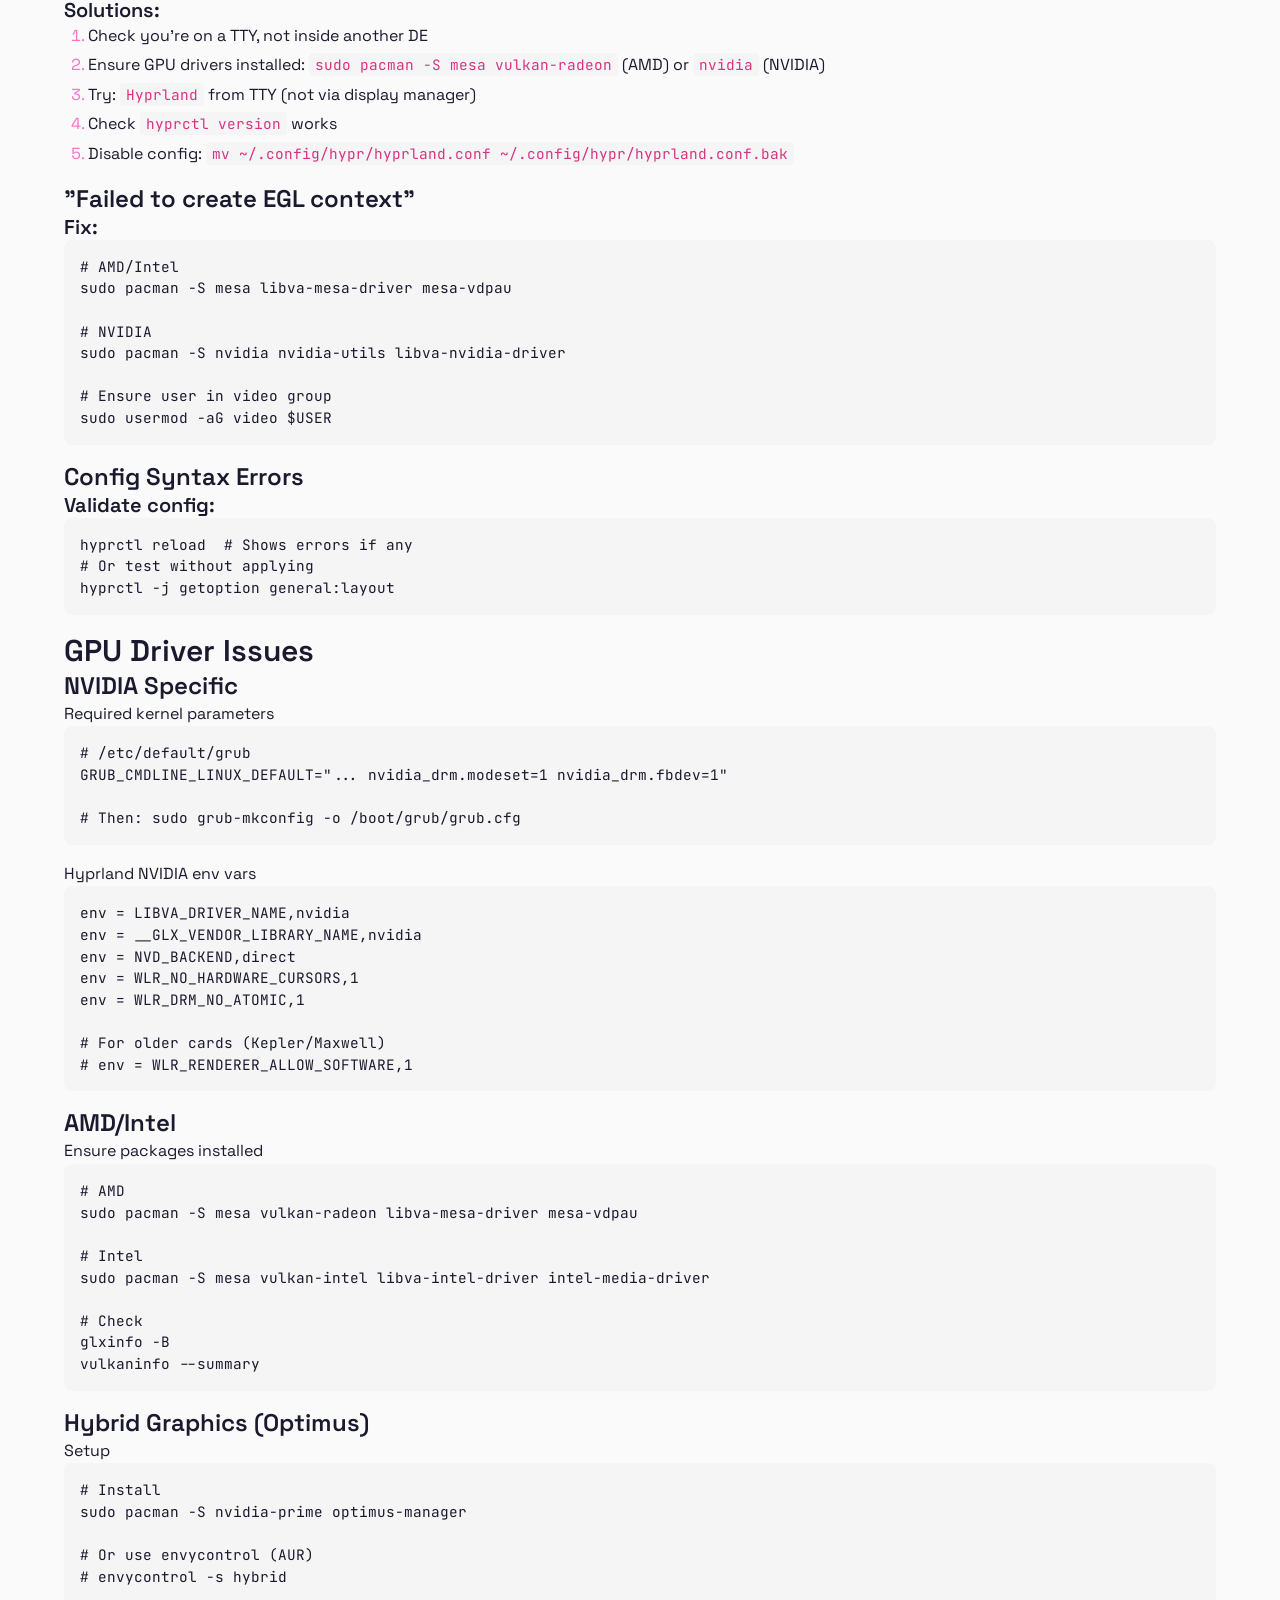
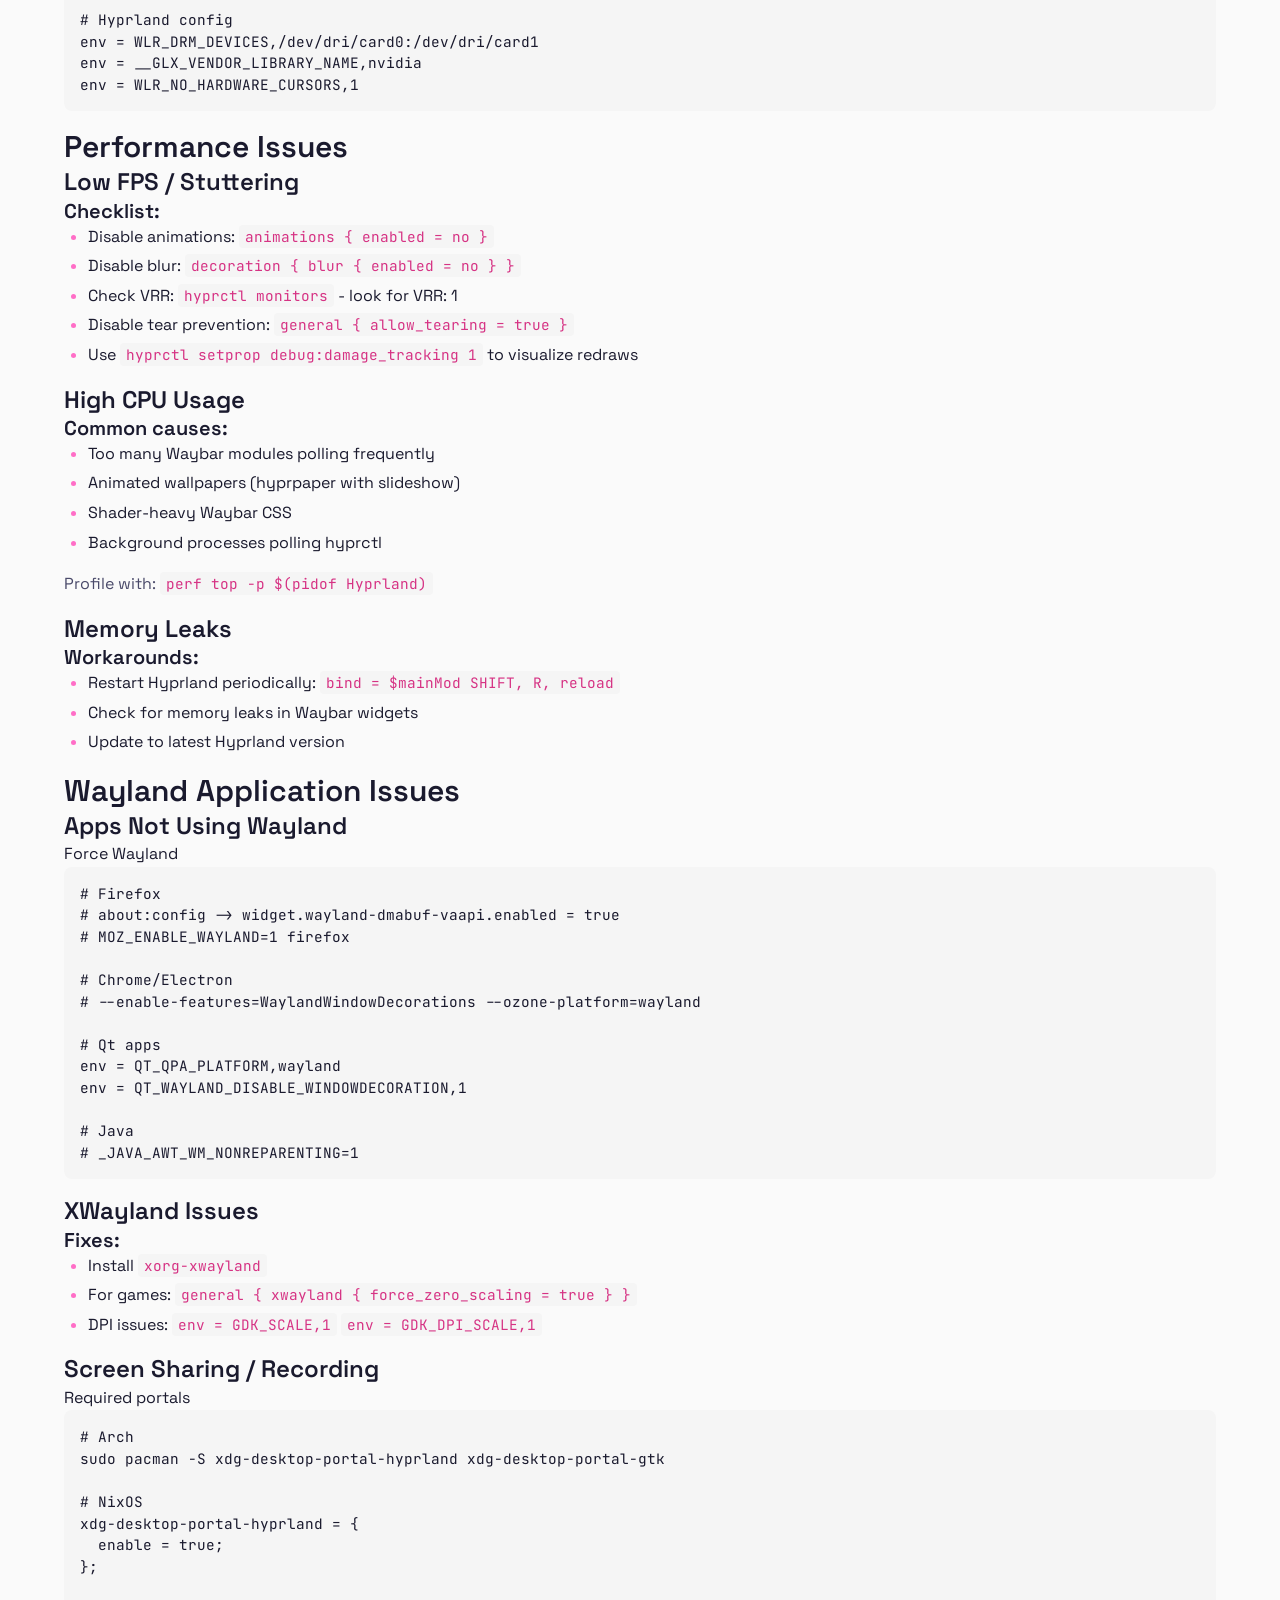
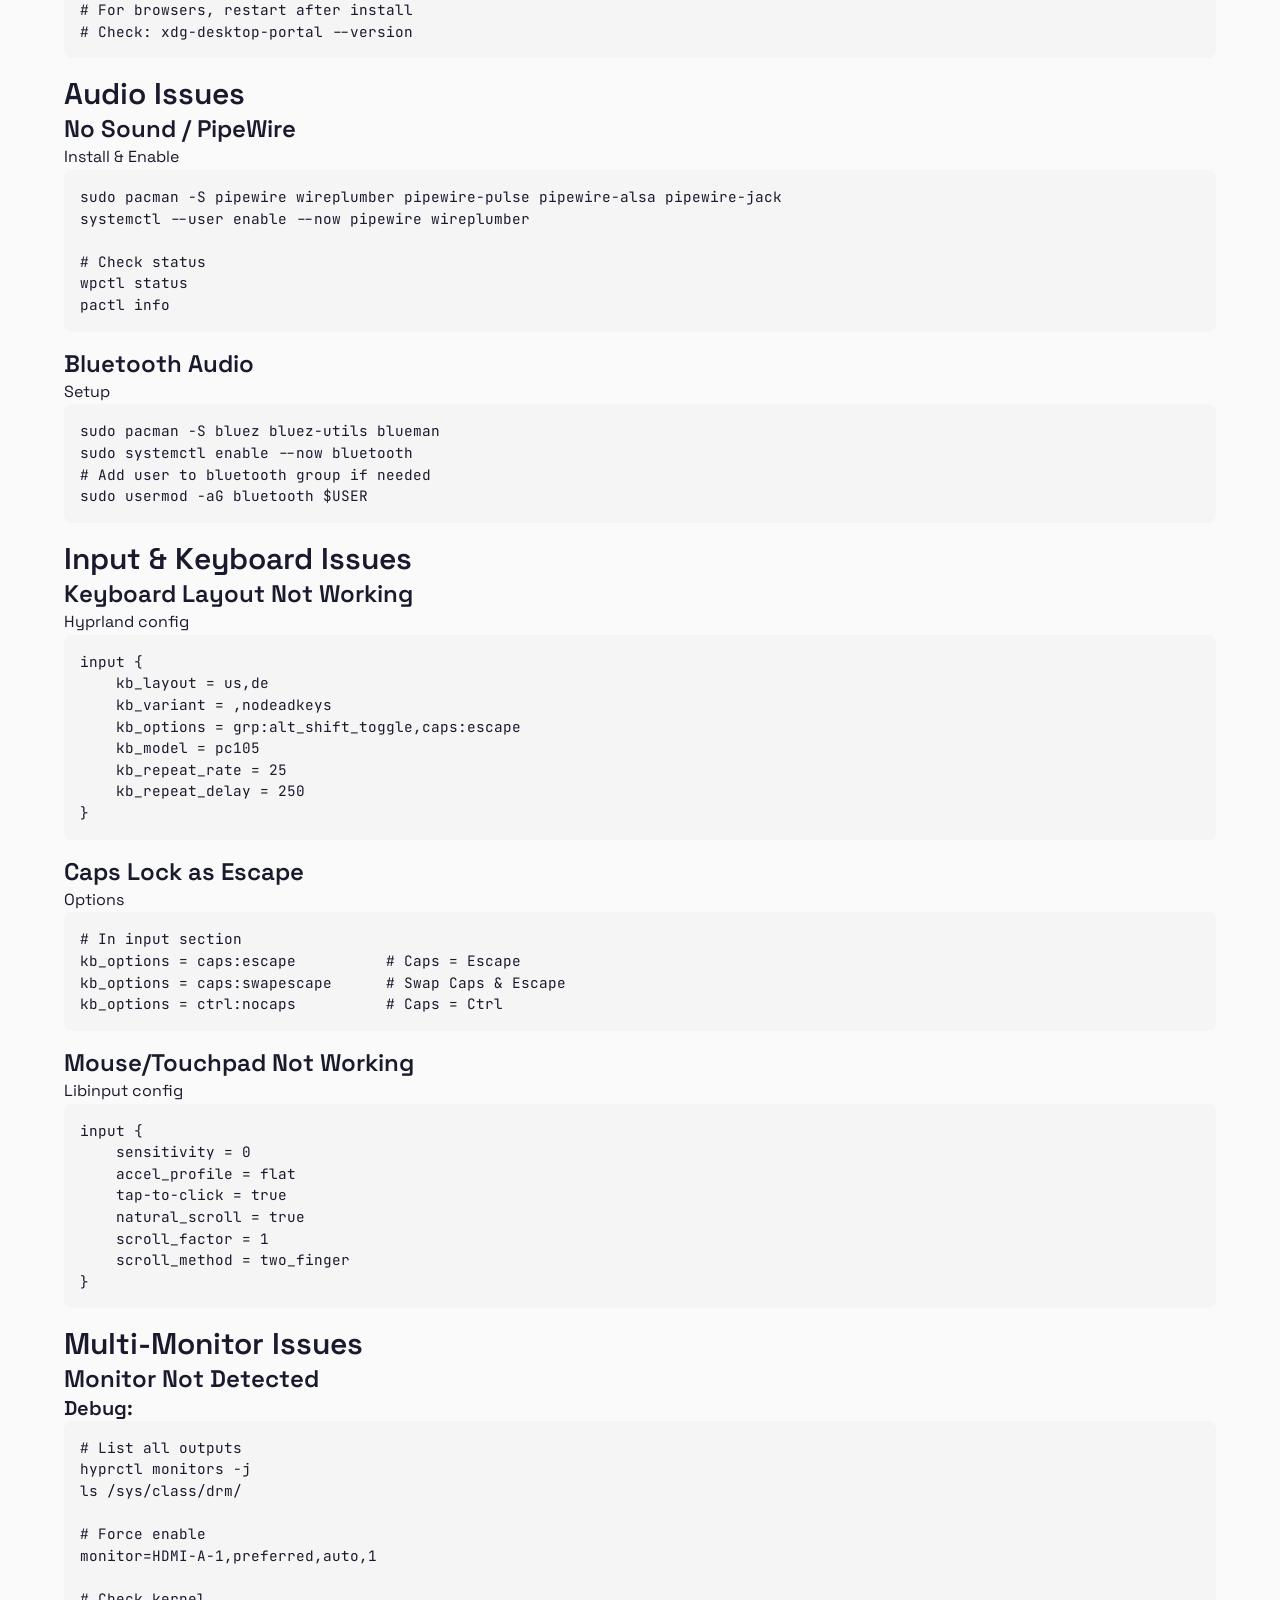
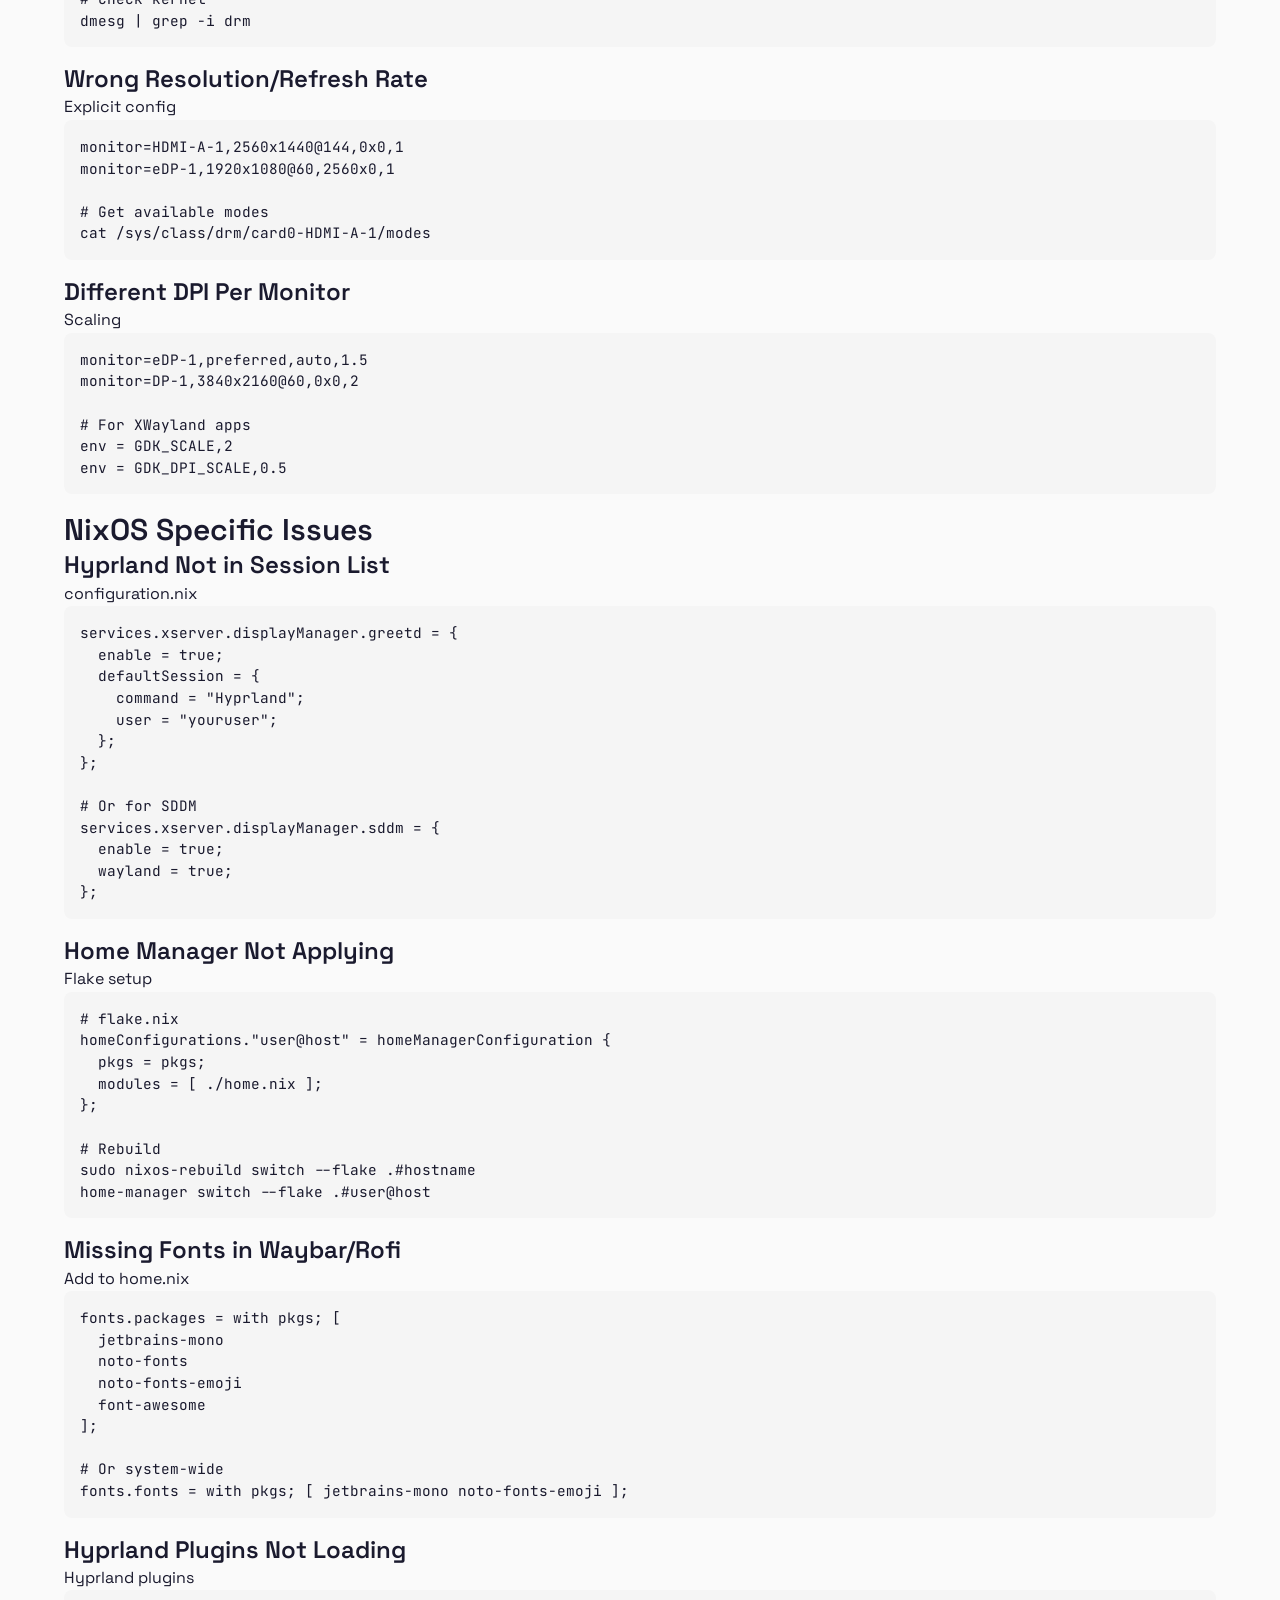
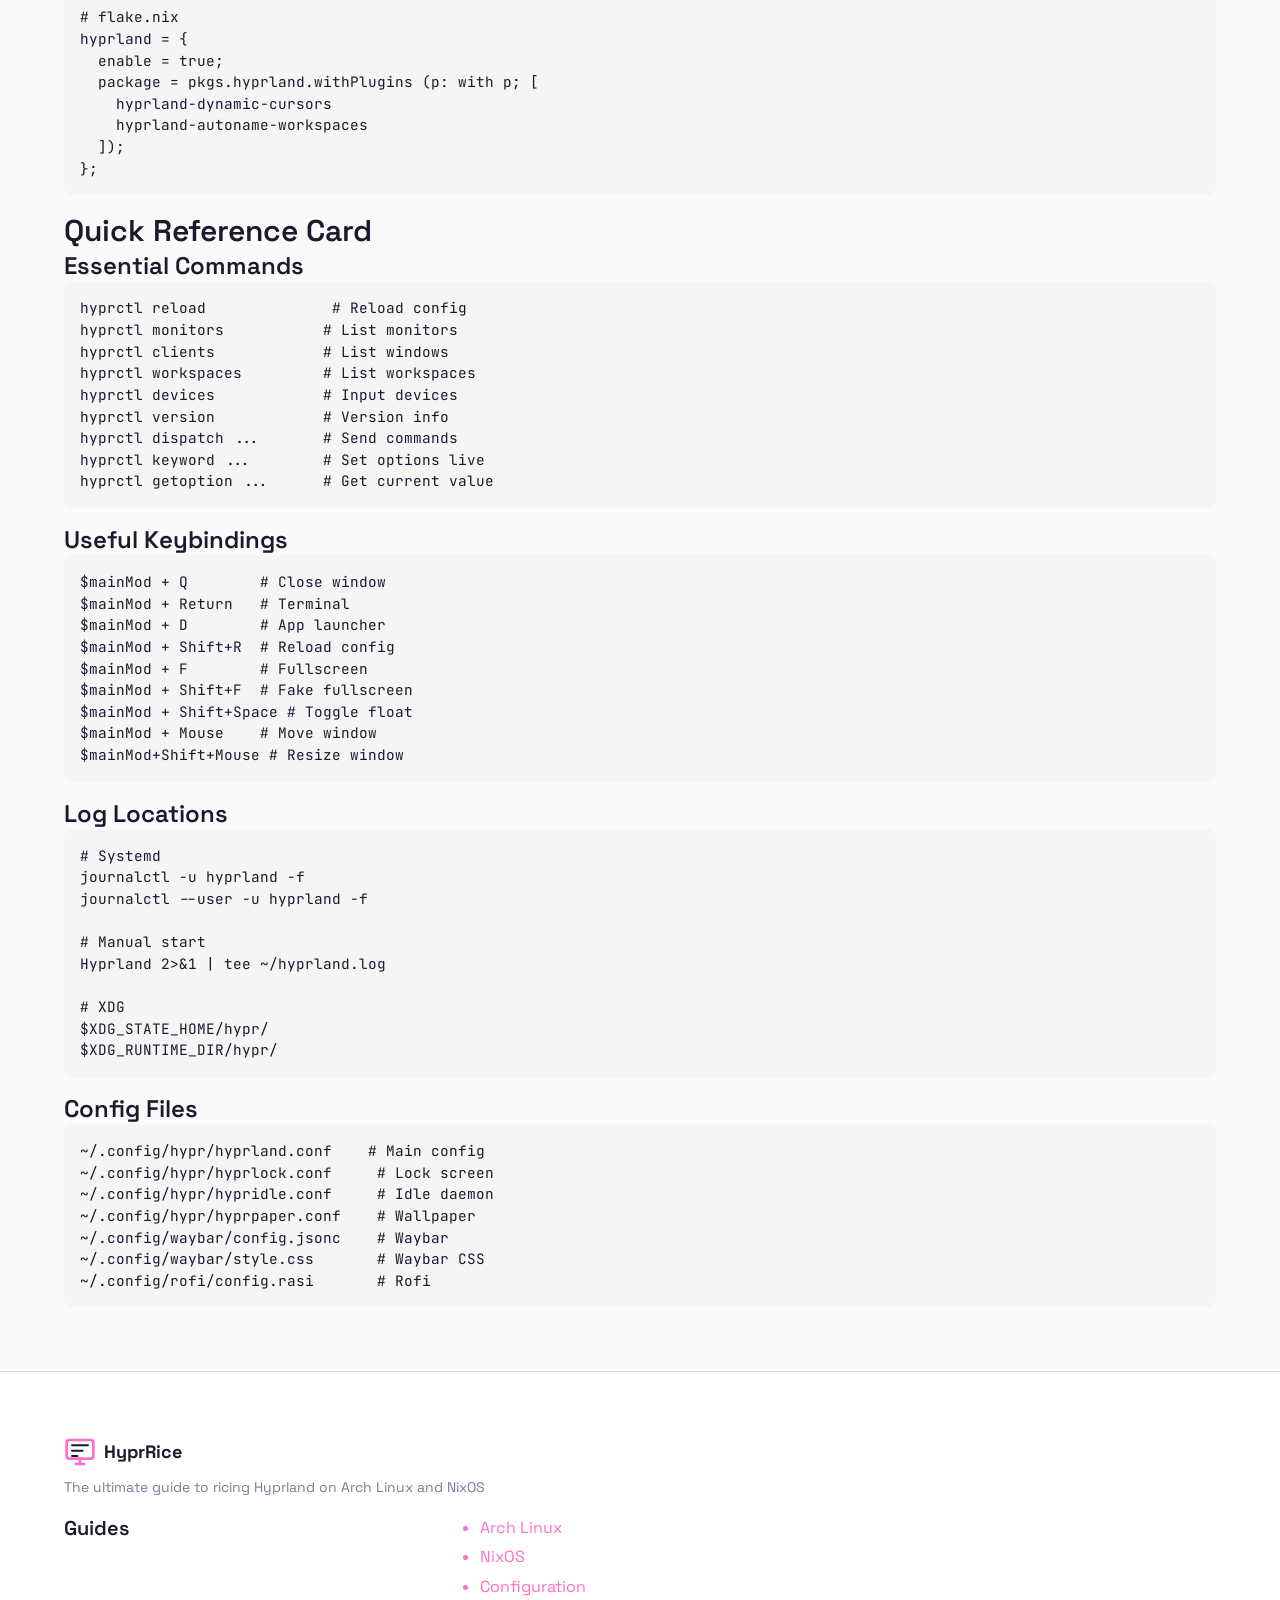
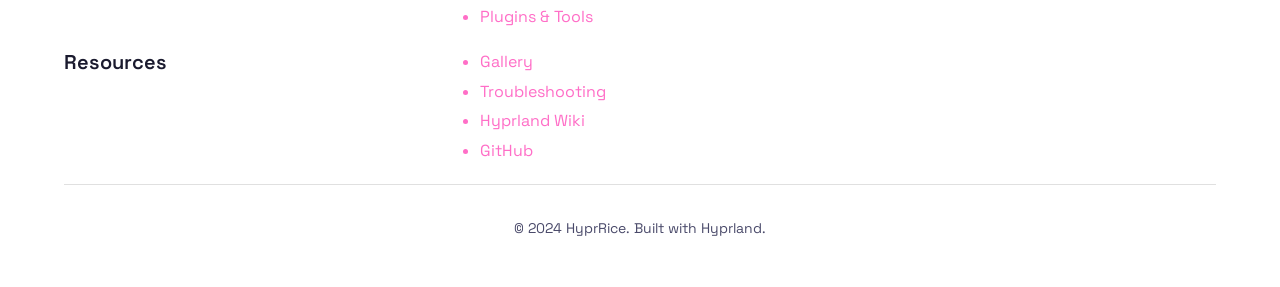
<file: html/troubleshooting.html>
<!DOCTYPE html>
<html lang="en">
<head>
    <meta charset="UTF-8">
    <meta name="viewport" content="width=device-width, initial-scale=1.0">
    <meta name="description" content="Troubleshooting common Hyprland issues - crashes, performance, GPU, Wayland apps, and more">
    <meta name="theme-color" content="#fafafa">
    <title>Troubleshooting - Hyprland Ricing Guide</title>
    <link rel="stylesheet" href="../css/main.css">
    <link rel="stylesheet" href="../css/components.css">
    <link rel="stylesheet" href="../css/theme.css">
    <link rel="preconnect" href="https://fonts.googleapis.com">
    <link rel="preconnect" href="https://fonts.gstatic.com" crossorigin>
    <link href="https://fonts.googleapis.com/css2?family=JetBrains+Mono:wght@400;500;600;700&family=Space+Grotesk:wght@400;500;600;700&display=swap" rel="stylesheet">
</head>
<body>
    <div class="theme-toggle" id="themeToggle" aria-label="Toggle dark/light theme">
        <svg class="sun-icon" viewBox="0 0 24 24" fill="none" stroke="currentColor" stroke-width="2">
            <circle cx="12" cy="12" r="5"></circle>
            <line x1="12" y1="1" x2="12" y2="3"></line>
            <line x1="12" y1="21" x2="12" y2="23"></line>
            <line x1="4.22" y1="4.22" x2="5.64" y2="5.64"></line>
            <line x1="18.36" y1="18.36" x2="19.78" y2="19.78"></line>
            <line x1="1" y1="12" x2="3" y2="12"></line>
            <line x1="21" y1="12" x2="23" y2="12"></line>
            <line x1="4.22" y1="19.78" x2="5.64" y2="18.36"></line>
            <line x1="18.36" y1="5.64" x2="19.78" y2="4.22"></line>
        </svg>
        <svg class="moon-icon" viewBox="0 0 24 24" fill="none" stroke="currentColor" stroke-width="2">
            <path d="M21 12.79A9 9 0 1 1 11.21 3 7 7 0 0 0 21 12.79z"></path>
        </svg>
    </div>

    <header class="site-header">
        <nav class="main-nav">
            <a href="../index.html" class="logo">
                <svg class="logo-icon" viewBox="0 0 24 24" fill="none" stroke="currentColor" stroke-width="2">
                    <rect x="2" y="3" width="20" height="14" rx="2" ry="2"></rect>
                    <line x1="8" y1="21" x2="16" y2="21"></line>
                    <line x1="12" y1="17" x2="12" y2="21"></line>
                    <path d="M6 7h12M6 11h8M6 15h4" stroke="currentColor" stroke-width="1.5" stroke-linecap="round"></path>
                </svg>
                <span class="logo-text">HyprRice</span>
            </a>
            <button class="nav-toggle" id="navToggle" aria-label="Toggle navigation">
                <span class="hamburger"></span>
            </button>
            <ul class="nav-links" id="navLinks">
                <li><a href="../index.html">Home</a></li>
                <li><a href="arch-guide.html">Arch Linux</a></li>
                <li><a href="nixos-guide.html">NixOS</a></li>
                <li><a href="config.html">Configuration</a></li>
                <li><a href="plugins.html">Plugins & Tools</a></li>
                <li><a href="gallery.html">Gallery</a></li>
                <li><a href="troubleshooting.html" class="active">Troubleshooting</a></li>
            </ul>
        </nav>
    </header>

    <main>
        <div class="guide-layout">
            <aside class="guide-sidebar" id="guideSidebar">
                <button class="sidebar-toggle" id="sidebarToggle" aria-label="Toggle sidebar">
                    <svg width="24" height="24" viewBox="0 0 24 24" fill="none" stroke="currentColor" stroke-width="2">
                        <line x1="3" y1="12" x2="21" y2="12"></line>
                        <line x1="3" y1="6" x2="21" y2="6"></line>
                        <line x1="3" y1="18" x2="21" y2="18"></line>
                    </svg>
                </button>
                <nav class="sidebar-nav">
                    <ul class="sidebar-links">
                        <li><a href="#getting-help" class="sidebar-link">Getting Help</a></li>
                        <li><a href="#startup-issues" class="sidebar-link">Startup Issues</a></li>
                        <li><a href="#gpu-drivers" class="sidebar-link">GPU Drivers</a></li>
                        <li><a href="#performance" class="sidebar-link">Performance</a></li>
                        <li><a href="#wayland-apps" class="sidebar-link">Wayland Apps</a></li>
                        <li><a href="#audio" class="sidebar-link">Audio Issues</a></li>
                        <li><a href="#input" class="sidebar-link">Input/Keyboard</a></li>
                        <li><a href="#monitors" class="sidebar-link">Multi-Monitor</a></li>
                        <li><a href="#nixos" class="sidebar-link">NixOS Specific</a></li>
                    </ul>
                </nav>
            </aside>

            <div class="guide-content">
                <header class="page-header">
                    <div class="container">
                        <span class="badge badge-troubleshooting" style="margin-bottom: var(--space-md);">Troubleshooting</span>
                        <h1>Troubleshooting Guide</h1>
                        <p>Solutions for common Hyprland issues and how to debug problems</p>
                    </div>
                </header>

                <div class="container">
                    <section id="getting-help" class="guide-section">
                        <h2>Getting Help</h2>
                        <p>Before troubleshooting, gather information:</p>

                        <div class="code-block">
                            <div class="code-header"><span>Debug info commands</span></div>
                            <pre><code># Hyprland version and config
hyprctl version
hyprctl monitors
hyprctl clients
hyprctl workspaces
hyprctl devices

# Check logs
journalctl -u hyprland -f
# Or if started manually
hyprland -d 2>&1 | tee hyprland.log

# System info
inxi -G
glxinfo | grep -i opengl
vulkaninfo | grep -i device</code></pre>
                        </div>

                        <div class="card-grid">
                            <article class="card">
                                <h3>Official Resources</h3>
                                <ul>
                                    <li><a href="https://wiki.hyprland.org" target="_blank">Hyprland Wiki</a></li>
                                    <li><a href="https://github.com/hyprwm/Hyprland/issues" target="_blank">GitHub Issues</a></li>
                                    <li><a href="https://discord.gg/hyprland" target="_blank">Discord Server</a></li>
                                    <li><a href="https://reddit.com/r/hyprland" target="_blank">Reddit Community</a></li>
                                </ul>
                            </article>
                            <article class="card">
                                <h3>When Reporting Bugs</h3>
                                <ul>
                                    <li>Hyprland version (<code>hyprctl version</code>)</li>
                                    <li>GPU + driver version</li>
                                    <li>Minimal config that reproduces issue</li>
                                    <li>Steps to reproduce</li>
                                    <li>Logs from <code>hyprland -d</code></li>
                                </ul>
                            </article>
                        </div>
                    </section>

                    <section id="startup-issues" class="guide-section">
                        <h2>Startup Issues</h2>

                        <h3>Hyprland Won't Start</h3>
                        <div class="problem-solution">
                            <div class="problem">
                                <h4>Black screen / crashes immediately</h4>
                            </div>
                            <div class="solution">
                                <h4>Solutions:</h4>
                                <ol>
                                    <li>Check you're on a TTY, not inside another DE</li>
                                    <li>Ensure GPU drivers installed: <code>sudo pacman -S mesa vulkan-radeon</code> (AMD) or <code>nvidia</code> (NVIDIA)</li>
                                    <li>Try: <code>Hyprland</code> from TTY (not via display manager)</li>
                                    <li>Check <code>hyprctl version</code> works</li>
                                    <li>Disable config: <code>mv ~/.config/hypr/hyprland.conf ~/.config/hypr/hyprland.conf.bak</code></li>
                                </ol>
                            </div>
                        </div>

                        <h3>"Failed to create EGL context"</h3>
                        <div class="problem-solution">
                            <div class="solution">
                                <h4>Fix:</h4>
                                <pre><code># AMD/Intel
sudo pacman -S mesa libva-mesa-driver mesa-vdpau

# NVIDIA
sudo pacman -S nvidia nvidia-utils libva-nvidia-driver

# Ensure user in video group
sudo usermod -aG video $USER</code></pre>
                            </div>
                        </div>

                        <h3>Config Syntax Errors</h3>
                        <div class="problem-solution">
                            <div class="solution">
                                <h4>Validate config:</h4>
                                <pre><code>hyprctl reload  # Shows errors if any
# Or test without applying
hyprctl -j getoption general:layout</code></pre>
                            </div>
                        </div>
                    </section>

                    <section id="gpu-drivers" class="guide-section">
                        <h2>GPU Driver Issues</h2>

                        <h3>NVIDIA Specific</h3>
                        <div class="code-block">
                            <div class="code-header"><span>Required kernel parameters</span></div>
                            <pre><code># /etc/default/grub
GRUB_CMDLINE_LINUX_DEFAULT="... nvidia_drm.modeset=1 nvidia_drm.fbdev=1"

# Then: sudo grub-mkconfig -o /boot/grub/grub.cfg</code></pre>
                        </div>

                        <div class="code-block">
                            <div class="code-header"><span>Hyprland NVIDIA env vars</span></div>
                            <pre><code>env = LIBVA_DRIVER_NAME,nvidia
env = __GLX_VENDOR_LIBRARY_NAME,nvidia
env = NVD_BACKEND,direct
env = WLR_NO_HARDWARE_CURSORS,1
env = WLR_DRM_NO_ATOMIC,1

# For older cards (Kepler/Maxwell)
# env = WLR_RENDERER_ALLOW_SOFTWARE,1</code></pre>
                        </div>

                        <h3>AMD/Intel</h3>
                        <div class="code-block">
                            <div class="code-header"><span>Ensure packages installed</span></div>
                            <pre><code># AMD
sudo pacman -S mesa vulkan-radeon libva-mesa-driver mesa-vdpau

# Intel
sudo pacman -S mesa vulkan-intel libva-intel-driver intel-media-driver

# Check
glxinfo -B
vulkaninfo --summary</code></pre>
                        </div>

                        <h3>Hybrid Graphics (Optimus)</h3>
                        <div class="code-block">
                            <div class="code-header"><span>Setup</span></div>
                            <pre><code># Install
sudo pacman -S nvidia-prime optimus-manager

# Or use envycontrol (AUR)
# envycontrol -s hybrid

# Hyprland config
env = WLR_DRM_DEVICES,/dev/dri/card0:/dev/dri/card1
env = __GLX_VENDOR_LIBRARY_NAME,nvidia
env = WLR_NO_HARDWARE_CURSORS,1</code></pre>
                        </div>
                    </section>

                    <section id="performance" class="guide-section">
                        <h2>Performance Issues</h2>

                        <h3>Low FPS / Stuttering</h3>
                        <div class="problem-solution">
                            <div class="solution">
                                <h4>Checklist:</h4>
                                <ul>
                                    <li>Disable animations: <code>animations { enabled = no }</code></li>
                                    <li>Disable blur: <code>decoration { blur { enabled = no } }</code></li>
                                    <li>Check VRR: <code>hyprctl monitors</code> - look for VRR: 1</li>
                                    <li>Disable tear prevention: <code>general { allow_tearing = true }</code></li>
                                    <li>Use <code>hyprctl setprop debug:damage_tracking 1</code> to visualize redraws</li>
                                </ul>
                            </div>
                        </div>

                        <h3>High CPU Usage</h3>
                        <div class="problem-solution">
                            <div class="solution">
                                <h4>Common causes:</h4>
                                <ul>
                                    <li>Too many Waybar modules polling frequently</li>
                                    <li>Animated wallpapers (hyprpaper with slideshow)</li>
                                    <li>Shader-heavy Waybar CSS</li>
                                    <li>Background processes polling hyprctl</li>
                                </ul>
                                <p>Profile with: <code>perf top -p $(pidof Hyprland)</code></p>
                            </div>
                        </div>

                        <h3>Memory Leaks</h3>
                        <div class="problem-solution">
                            <div class="solution">
                                <h4>Workarounds:</h4>
                                <ul>
                                    <li>Restart Hyprland periodically: <code>bind = $mainMod SHIFT, R, reload</code></li>
                                    <li>Check for memory leaks in Waybar widgets</li>
                                    <li>Update to latest Hyprland version</li>
                                </ul>
                            </div>
                        </div>
                    </section>

                    <section id="wayland-apps" class="guide-section">
                        <h2>Wayland Application Issues</h2>

                        <h3>Apps Not Using Wayland</h3>
                        <div class="code-block">
                            <div class="code-header"><span>Force Wayland</span></div>
                            <pre><code># Firefox
# about:config -> widget.wayland-dmabuf-vaapi.enabled = true
# MOZ_ENABLE_WAYLAND=1 firefox

# Chrome/Electron
# --enable-features=WaylandWindowDecorations --ozone-platform=wayland

# Qt apps
env = QT_QPA_PLATFORM,wayland
env = QT_WAYLAND_DISABLE_WINDOWDECORATION,1

# Java
# _JAVA_AWT_WM_NONREPARENTING=1</code></pre>
                        </div>

                        <h3>XWayland Issues</h3>
                        <div class="problem-solution">
                            <div class="solution">
                                <h4>Fixes:</h4>
                                <ul>
                                    <li>Install <code>xorg-xwayland</code></li>
                                    <li>For games: <code>general { xwayland { force_zero_scaling = true } }</code></li>
                                    <li>DPI issues: <code>env = GDK_SCALE,1</code> <code>env = GDK_DPI_SCALE,1</code></li>
                                </ul>
                            </div>
                        </div>

                        <h3>Screen Sharing / Recording</h3>
                        <div class="code-block">
                            <div class="code-header"><span>Required portals</span></div>
                            <pre><code># Arch
sudo pacman -S xdg-desktop-portal-hyprland xdg-desktop-portal-gtk

# NixOS
xdg-desktop-portal-hyprland = {
  enable = true;
};

# For browsers, restart after install
# Check: xdg-desktop-portal --version</code></pre>
                        </div>
                    </section>

                    <section id="audio" class="guide-section">
                        <h2>Audio Issues</h2>

                        <h3>No Sound / PipeWire</h3>
                        <div class="code-block">
                            <div class="code-header"><span>Install & Enable</span></div>
                            <pre><code>sudo pacman -S pipewire wireplumber pipewire-pulse pipewire-alsa pipewire-jack
systemctl --user enable --now pipewire wireplumber

# Check status
wpctl status
pactl info</code></pre>
                        </div>

                        <h3>Bluetooth Audio</h3>
                        <div class="code-block">
                            <div class="code-header"><span>Setup</span></div>
                            <pre><code>sudo pacman -S bluez bluez-utils blueman
sudo systemctl enable --now bluetooth
# Add user to bluetooth group if needed
sudo usermod -aG bluetooth $USER</code></pre>
                        </div>
                    </section>

                    <section id="input" class="guide-section">
                        <h2>Input & Keyboard Issues</h2>

                        <h3>Keyboard Layout Not Working</h3>
                        <div class="code-block">
                            <div class="code-header"><span>Hyprland config</span></div>
                            <pre><code>input {
    kb_layout = us,de
    kb_variant = ,nodeadkeys
    kb_options = grp:alt_shift_toggle,caps:escape
    kb_model = pc105
    kb_repeat_rate = 25
    kb_repeat_delay = 250
}</code></pre>
                        </div>

                        <h3>Caps Lock as Escape</h3>
                        <div class="code-block">
                            <div class="code-header"><span>Options</span></div>
                            <pre><code># In input section
kb_options = caps:escape          # Caps = Escape
kb_options = caps:swapescape      # Swap Caps & Escape
kb_options = ctrl:nocaps          # Caps = Ctrl</code></pre>
                        </div>

                        <h3>Mouse/Touchpad Not Working</h3>
                        <div class="code-block">
                            <div class="code-header"><span>Libinput config</span></div>
                            <pre><code>input {
    sensitivity = 0
    accel_profile = flat
    tap-to-click = true
    natural_scroll = true
    scroll_factor = 1
    scroll_method = two_finger
}</code></pre>
                        </div>
                    </section>

                    <section id="monitors" class="guide-section">
                        <h2>Multi-Monitor Issues</h2>

                        <h3>Monitor Not Detected</h3>
                        <div class="problem-solution">
                            <div class="solution">
                                <h4>Debug:</h4>
                                <pre><code># List all outputs
hyprctl monitors -j
ls /sys/class/drm/

# Force enable
monitor=HDMI-A-1,preferred,auto,1

# Check kernel
dmesg | grep -i drm</code></pre>
                            </div>
                        </div>

                        <h3>Wrong Resolution/Refresh Rate</h3>
                        <div class="code-block">
                            <div class="code-header"><span>Explicit config</span></div>
                            <pre><code>monitor=HDMI-A-1,2560x1440@144,0x0,1
monitor=eDP-1,1920x1080@60,2560x0,1

# Get available modes
cat /sys/class/drm/card0-HDMI-A-1/modes</code></pre>
                        </div>

                        <h3>Different DPI Per Monitor</h3>
                        <div class="code-block">
                            <div class="code-header"><span>Scaling</span></div>
                            <pre><code>monitor=eDP-1,preferred,auto,1.5
monitor=DP-1,3840x2160@60,0x0,2

# For XWayland apps
env = GDK_SCALE,2
env = GDK_DPI_SCALE,0.5</code></pre>
                        </div>
                    </section>

                    <section id="nixos" class="guide-section">
                        <h2>NixOS Specific Issues</h2>

                        <h3>Hyprland Not in Session List</h3>
                        <div class="code-block">
                            <div class="code-header"><span>configuration.nix</span></div>
                            <pre><code>services.xserver.displayManager.greetd = {
  enable = true;
  defaultSession = {
    command = "Hyprland";
    user = "youruser";
  };
};

# Or for SDDM
services.xserver.displayManager.sddm = {
  enable = true;
  wayland = true;
};</code></pre>
                        </div>

                        <h3>Home Manager Not Applying</h3>
                        <div class="code-block">
                            <div class="code-header"><span>Flake setup</span></div>
                            <pre><code># flake.nix
homeConfigurations."user@host" = homeManagerConfiguration {
  pkgs = pkgs;
  modules = [ ./home.nix ];
};

# Rebuild
sudo nixos-rebuild switch --flake .#hostname
home-manager switch --flake .#user@host</code></pre>
                        </div>

                        <h3>Missing Fonts in Waybar/Rofi</h3>
                        <div class="code-block">
                            <div class="code-header"><span>Add to home.nix</span></div>
                            <pre><code>fonts.packages = with pkgs; [
  jetbrains-mono
  noto-fonts
  noto-fonts-emoji
  font-awesome
];

# Or system-wide
fonts.fonts = with pkgs; [ jetbrains-mono noto-fonts-emoji ];</code></pre>
                        </div>

                        <h3>Hyprland Plugins Not Loading</h3>
                        <div class="code-block">
                            <div class="code-header"><span>Hyprland plugins</span></div>
                            <pre><code># flake.nix
hyprland = {
  enable = true;
  package = pkgs.hyprland.withPlugins (p: with p; [
    hyprland-dynamic-cursors
    hyprland-autoname-workspaces
  ]);
};</code></pre>
                        </div>
                    </section>

                    <section class="guide-section">
                        <h2>Quick Reference Card</h2>
                        <div class="card-grid">
                            <article class="card">
                                <h3>Essential Commands</h3>
                                <pre><code>hyprctl reload              # Reload config
hyprctl monitors           # List monitors
hyprctl clients            # List windows
hyprctl workspaces         # List workspaces
hyprctl devices            # Input devices
hyprctl version            # Version info
hyprctl dispatch ...       # Send commands
hyprctl keyword ...        # Set options live
hyprctl getoption ...      # Get current value</code></pre>
                            </article>
                            <article class="card">
                                <h3>Useful Keybindings</h3>
                                <pre><code>$mainMod + Q        # Close window
$mainMod + Return   # Terminal
$mainMod + D        # App launcher
$mainMod + Shift+R  # Reload config
$mainMod + F        # Fullscreen
$mainMod + Shift+F  # Fake fullscreen
$mainMod + Shift+Space # Toggle float
$mainMod + Mouse    # Move window
$mainMod+Shift+Mouse # Resize window</code></pre>
                            </article>
                            <article class="card">
                                <h3>Log Locations</h3>
                                <pre><code># Systemd
journalctl -u hyprland -f
journalctl --user -u hyprland -f

# Manual start
Hyprland 2>&1 | tee ~/hyprland.log

# XDG
$XDG_STATE_HOME/hypr/
$XDG_RUNTIME_DIR/hypr/</code></pre>
                            </article>
                            <article class="card">
                                <h3>Config Files</h3>
                                <pre><code>~/.config/hypr/hyprland.conf    # Main config
~/.config/hypr/hyprlock.conf     # Lock screen
~/.config/hypr/hypridle.conf     # Idle daemon
~/.config/hypr/hyprpaper.conf    # Wallpaper
~/.config/waybar/config.jsonc    # Waybar
~/.config/waybar/style.css       # Waybar CSS
~/.config/rofi/config.rasi       # Rofi</code></pre>
                            </article>
                        </div>
                    </section>
                </div>
            </div>
        </div>
    </main>

    <footer class="site-footer">
        <div class="container">
            <div class="footer-grid">
                <div class="footer-brand">
                    <a href="../index.html" class="logo">
                        <svg class="logo-icon" viewBox="0 0 24 24" fill="none" stroke="currentColor" stroke-width="2">
                            <rect x="2" y="3" width="20" height="14" rx="2" ry="2"></rect>
                            <line x1="8" y1="21" x2="16" y2="21"></line>
                            <line x1="12" y1="17" x2="12" y2="21"></line>
                            <path d="M6 7h12M6 11h8M6 15h4" stroke="currentColor" stroke-width="1.5" stroke-linecap="round"></path>
                        </svg>
                        <span class="logo-text">HyprRice</span>
                    </a>
                    <p>The ultimate guide to ricing Hyprland on Arch Linux and NixOS</p>
                </div>
                <nav class="footer-nav">
                    <h4>Guides</h4>
                    <ul>
                        <li><a href="arch-guide.html">Arch Linux</a></li>
                        <li><a href="nixos-guide.html">NixOS</a></li>
                        <li><a href="config.html">Configuration</a></li>
                        <li><a href="plugins.html">Plugins & Tools</a></li>
                    </ul>
                </nav>
                <nav class="footer-nav">
                    <h4>Resources</h4>
                    <ul>
                        <li><a href="gallery.html">Gallery</a></li>
                        <li><a href="troubleshooting.html">Troubleshooting</a></li>
                        <li><a href="https://wiki.hyprland.org" target="_blank">Hyprland Wiki</a></li>
                        <li><a href="https://github.com/hyprwm/Hyprland" target="_blank">GitHub</a></li>
                    </ul>
                </nav>
            </div>
            <div class="footer-bottom">
                <p>&copy; 2024 HyprRice. Built with Hyprland.</p>
            </div>
        </div>
    </footer>

    <script src="../js/main.js"></script>
    <script src="../js/theme.js"></script>
    <script src="../js/navigation.js"></script>
</body>
</html>
</file>
<file: css/main.css>
/* ========================================
   Hyprland Ricing Guide - Main Styles
   ======================================== */

/* CSS Custom Properties (Design Tokens) */
:root {
  /* Colors - Light Theme (Default) */
  --color-bg: #fafafa;
  --color-bg-elevated: #ffffff;
  --color-bg-hover: #f0f0f0;
  --color-bg-active: #e0e0e0;
  --color-text: #1a1a2e;
  --color-text-secondary: #4a4a6a;
  --color-text-muted: #7a7a9a;
  --color-border: #e0e0e0;
  --color-border-light: #f0f0f0;
  --color-primary: #ff6ec7;
  --color-primary-hover: #e05aa8;
  --color-primary-light: #fff0f7;
  --color-secondary: #8b5cf6;
  --color-secondary-hover: #7c3aed;
  --color-accent: #f59e0b;
  --color-success: #10b981;
  --color-warning: #f59e0b;
  --color-error: #ef4444;
  --color-code-bg: #f5f5f5;
  --color-code-text: #d63384;

  /* Shadows */
  --shadow-sm: 0 1px 2px rgba(0, 0, 0, 0.05);
  --shadow-md: 0 4px 6px -1px rgba(0, 0, 0, 0.1), 0 2px 4px -1px rgba(0, 0, 0, 0.06);
  --shadow-lg: 0 10px 15px -3px rgba(0, 0, 0, 0.1), 0 4px 6px -2px rgba(0, 0, 0, 0.05);
  --shadow-xl: 0 20px 25px -5px rgba(0, 0, 0, 0.1), 0 10px 10px -5px rgba(0, 0, 0, 0.04);

  /* Spacing */
  --space-xs: 0.25rem;
  --space-sm: 0.5rem;
  --space-md: 1rem;
  --space-lg: 1.5rem;
  --space-xl: 2rem;
  --space-2xl: 3rem;
  --space-3xl: 4rem;

  /* Border Radius */
  --radius-sm: 0.25rem;
  --radius-md: 0.5rem;
  --radius-lg: 0.75rem;
  --radius-xl: 1rem;
  --radius-full: 9999px;

  /* Typography */
  --font-sans: 'Space Grotesk', -apple-system, BlinkMacSystemFont, 'Segoe UI', sans-serif;
  --font-mono: 'JetBrains Mono', 'Fira Code', 'Cascadia Code', monospace;
  --text-xs: 0.75rem;
  --text-sm: 0.875rem;
  --text-base: 1rem;
  --text-lg: 1.125rem;
  --text-xl: 1.25rem;
  --text-2xl: 1.5rem;
  --text-3xl: 1.875rem;
  --text-4xl: 2.25rem;
  --text-5xl: 3rem;

  /* Transitions */
  --transition-fast: 150ms ease;
  --transition-base: 250ms ease;
  --transition-slow: 350ms ease;

  /* Z-index */
  --z-dropdown: 100;
  --z-sticky: 200;
  --z-fixed: 300;
  --z-modal-backdrop: 400;
  --z-modal: 500;
  --z-popover: 600;
  --z-tooltip: 700;
}

/* Dark Theme - Hyprland-inspired */
[data-theme="dark"] {
  --color-bg: #1a1a2e;
  --color-bg-elevated: #16213e;
  --color-bg-hover: #1f2a4a;
  --color-bg-active: #2a3a5a;
  --color-text: #eaeaf0;
  --color-text-secondary: #b4b4cc;
  --color-text-muted: #6a6a8a;
  --color-border: #2a3a5a;
  --color-border-light: #1f2a4a;
  --color-primary: #ff6ec7;
  --color-primary-hover: #ff9bd6;
  --color-primary-light: #3a1a2e;
  --color-secondary: #a78bfa;
  --color-secondary-hover: #c4b5fd;
  --color-accent: #fbbf24;
  --color-success: #34d399;
  --color-warning: #fbbf24;
  --color-error: #f87171;
  --color-code-bg: #0f1422;
  --color-code-text: #ff6ec7;

  --shadow-sm: 0 1px 2px rgba(0, 0, 0, 0.3);
  --shadow-md: 0 4px 6px -1px rgba(0, 0, 0, 0.4), 0 2px 4px -1px rgba(0, 0, 0, 0.3);
  --shadow-lg: 0 10px 15px -3px rgba(0, 0, 0, 0.4), 0 4px 6px -2px rgba(0, 0, 0, 0.3);
  --shadow-xl: 0 20px 25px -5px rgba(0, 0, 0, 0.4), 0 10px 10px -5px rgba(0, 0, 0, 0.2);
}

/* Reset & Base */
*, *::before, *::after {
  box-sizing: border-box;
  margin: 0;
  padding: 0;
}

html {
  font-size: 16px;
  scroll-behavior: smooth;
  -webkit-text-size-adjust: 100%;
}

body {
  font-family: var(--font-sans);
  font-size: var(--text-base);
  line-height: 1.6;
  color: var(--color-text);
  background-color: var(--color-bg);
  transition: background-color var(--transition-base), color var(--transition-base);
  -webkit-font-smoothing: antialiased;
  -moz-osx-font-smoothing: grayscale;
}

/* Typography */
h1, h2, h3, h4, h5, h6 {
  font-weight: 600;
  line-height: 1.3;
  color: var(--color-text);
}

h1 { font-size: var(--text-4xl); }
h2 { font-size: var(--text-3xl); }
h3 { font-size: var(--text-2xl); }
h4 { font-size: var(--text-xl); }
h5 { font-size: var(--text-lg); }
h6 { font-size: var(--text-base); }

p {
  margin-bottom: var(--space-md);
  color: var(--color-text-secondary);
}

a {
  color: var(--color-primary);
  text-decoration: none;
  transition: color var(--transition-fast);
}

a:hover {
  color: var(--color-primary-hover);
}

code, pre {
  font-family: var(--font-mono);
  font-size: 0.9em;
}

code {
  background-color: var(--color-code-bg);
  color: var(--color-code-text);
  padding: 0.125rem 0.375rem;
  border-radius: var(--radius-sm);
}

pre {
  background-color: var(--color-code-bg);
  color: var(--color-text);
  padding: var(--space-md);
  border-radius: var(--radius-md);
  overflow-x: auto;
  margin-bottom: var(--space-md);
  line-height: 1.5;
}

pre code {
  background: none;
  color: inherit;
  padding: 0;
  font-size: inherit;
}

kbd {
  font-family: var(--font-mono);
  background-color: var(--color-bg-elevated);
  border: 1px solid var(--color-border);
  border-bottom-width: 2px;
  padding: 0.125rem 0.375rem;
  border-radius: var(--radius-sm);
  font-size: 0.85em;
}

img {
  max-width: 100%;
  height: auto;
  display: block;
}

svg {
  display: block;
}

/* Layout */
.container {
  width: 100%;
  max-width: 1200px;
  margin: 0 auto;
  padding: 0 var(--space-lg);
}

.section-title {
  font-size: var(--text-3xl);
  font-weight: 700;
  text-align: center;
  margin-bottom: var(--space-3xl);
  position: relative;
}

.section-title::after {
  content: '';
  display: block;
  width: 60px;
  height: 4px;
  background: linear-gradient(90deg, var(--color-primary), var(--color-secondary));
  margin: var(--space-sm) auto 0;
  border-radius: var(--radius-full);
}

/* Buttons */
.btn {
  display: inline-flex;
  align-items: center;
  justify-content: center;
  gap: var(--space-sm);
  padding: var(--space-sm) var(--space-lg);
  font-family: var(--font-sans);
  font-size: var(--text-sm);
  font-weight: 500;
  line-height: 1.5;
  border: none;
  border-radius: var(--radius-md);
  cursor: pointer;
  transition: all var(--transition-fast);
  text-decoration: none;
  white-space: nowrap;
}

.btn:disabled {
  opacity: 0.5;
  cursor: not-allowed;
}

.btn-primary {
  background-color: var(--color-primary);
  color: white;
}

.btn-primary:hover:not(:disabled) {
  background-color: var(--color-primary-hover);
  transform: translateY(-1px);
  box-shadow: var(--shadow-md);
}

.btn-secondary {
  background-color: var(--color-secondary);
  color: white;
}

.btn-secondary:hover:not(:disabled) {
  background-color: var(--color-secondary-hover);
  transform: translateY(-1px);
  box-shadow: var(--shadow-md);
}

.btn-outline {
  background-color: transparent;
  color: var(--color-primary);
  border: 2px solid var(--color-primary);
}

.btn-outline:hover:not(:disabled) {
  background-color: var(--color-primary-light);
}

.btn-ghost {
  background-color: transparent;
  color: var(--color-text);
}

.btn-ghost:hover:not(:disabled) {
  background-color: var(--color-bg-hover);
}

.btn-sm {
  padding: var(--space-xs) var(--space-md);
  font-size: var(--text-xs);
}

.btn-lg {
  padding: var(--space-md) var(--space-xl);
  font-size: var(--text-base);
}

.btn-icon {
  padding: var(--space-sm);
}

/* Badges */
.badge {
  display: inline-block;
  padding: 0.125rem 0.5rem;
  font-size: var(--text-xs);
  font-weight: 600;
  border-radius: var(--radius-full);
  text-transform: uppercase;
  letter-spacing: 0.05em;
}

.badge-arch {
  background-color: #1793d1;
  color: white;
}

.badge-nixos {
  background-color: #5277c3;
  color: white;
}

.badge-hyprland {
  background: linear-gradient(135deg, #ff6ec7, #8b5cf6);
  color: white;
}

/* Theme Toggle */
.theme-toggle {
  position: fixed;
  top: var(--space-lg);
  right: var(--space-lg);
  z-index: var(--z-fixed);
  width: 44px;
  height: 44px;
  border-radius: var(--radius-full);
  background-color: var(--color-bg-elevated);
  border: 1px solid var(--color-border);
  cursor: pointer;
  display: flex;
  align-items: center;
  justify-content: center;
  box-shadow: var(--shadow-md);
  transition: all var(--transition-fast);
}

.theme-toggle:hover {
  background-color: var(--color-bg-hover);
  transform: scale(1.05);
}

.theme-toggle svg {
  width: 20px;
  height: 20px;
  stroke: var(--color-text);
  transition: opacity var(--transition-fast), transform var(--transition-fast);
}

[data-theme="light"] .moon-icon {
  display: none;
}

[data-theme="dark"] .sun-icon {
  display: none;
}

/* Header */
.site-header {
  position: sticky;
  top: 0;
  z-index: var(--z-sticky);
  background-color: rgba(var(--color-bg-elevated), 0.9);
  backdrop-filter: blur(10px);
  border-bottom: 1px solid var(--color-border);
  transition: background-color var(--transition-base), border-color var(--transition-base);
}

.main-nav {
  display: flex;
  align-items: center;
  justify-content: space-between;
  height: 64px;
}

.logo {
  display: flex;
  align-items: center;
  gap: var(--space-sm);
  font-weight: 700;
  font-size: var(--text-lg);
  color: var(--color-text);
  text-decoration: none;
}

.logo:hover {
  color: var(--color-primary);
}

.logo-icon {
  width: 32px;
  height: 32px;
  stroke: var(--color-primary);
}

.nav-links {
  display: flex;
  align-items: center;
  gap: var(--space-xs);
  list-style: none;
}

.nav-links a {
  display: block;
  padding: var(--space-sm) var(--space-md);
  font-weight: 500;
  font-size: var(--text-sm);
  color: var(--color-text-secondary);
  border-radius: var(--radius-md);
  transition: all var(--transition-fast);
}

.nav-links a:hover,
.nav-links a.active {
  color: var(--color-primary);
  background-color: var(--color-primary-light);
}

.nav-toggle {
  display: none;
  width: 44px;
  height: 44px;
  border: none;
  background: none;
  cursor: pointer;
}

.hamburger {
  display: block;
  width: 24px;
  height: 2px;
  background-color: var(--color-text);
  position: relative;
  transition: background-color var(--transition-fast);
}

.hamburger::before,
.hamburger::after {
  content: '';
  position: absolute;
  left: 0;
  width: 100%;
  height: 2px;
  background-color: var(--color-text);
  transition: transform var(--transition-fast);
}

.hamburger::before { top: -7px; }
.hamburger::after { bottom: -7px; }

/* Footer */
.site-footer {
  background-color: var(--color-bg-elevated);
  border-top: 1px solid var(--color-border);
  padding: var(--space-3xl) 0 var(--space-xl);
  margin-top: var(--space-3xl);
}

.footer-content {
  display: grid;
  grid-template-columns: 1fr repeat(3, minmax(150px, 1fr));
  gap: var(--space-xl);
  margin-bottom: var(--space-2xl);
}

.footer-brand p {
  margin-top: var(--space-sm);
  font-size: var(--text-sm);
  color: var(--color-text-muted);
}

.footer-nav {
  display: grid;
  grid-template-columns: repeat(3, 1fr);
  gap: var(--space-lg);
}

.footer-section h4 {
  font-size: var(--text-sm);
  font-weight: 600;
  text-transform: uppercase;
  letter-spacing: 0.05em;
  color: var(--color-text-muted);
  margin-bottom: var(--space-md);
}

.footer-section ul {
  list-style: none;
}

.footer-section li {
  margin-bottom: var(--space-xs);
}

.footer-section a {
  font-size: var(--text-sm);
  color: var(--color-text-secondary);
  transition: color var(--transition-fast);
}

.footer-section a:hover {
  color: var(--color-primary);
}

.footer-bottom {
  padding-top: var(--space-xl);
  border-top: 1px solid var(--color-border);
  text-align: center;
  font-size: var(--text-sm);
  color: var(--color-text-muted);
}

.footer-note {
  margin-top: var(--space-xs);
  font-size: var(--text-xs);
}

.heart {
  color: var(--color-error);
  animation: heartbeat 1.5s ease-in-out infinite;
}

@keyframes heartbeat {
  0%, 100% { transform: scale(1); }
  50% { transform: scale(1.2); }
}

/* Responsive */
@media (max-width: 1024px) {
  .footer-content {
    grid-template-columns: 1fr 1fr;
  }
  .footer-brand {
    grid-column: span 2;
  }
}

@media (max-width: 768px) {
  :root {
    --text-4xl: 2rem;
    --text-3xl: 1.75rem;
    --text-2xl: 1.5rem;
  }

  .nav-links {
    position: fixed;
    top: 64px;
    left: 0;
    right: 0;
    background-color: var(--color-bg-elevated);
    flex-direction: column;
    padding: var(--space-lg);
    border-bottom: 1px solid var(--color-border);
    box-shadow: var(--shadow-lg);
    transform: translateY(-100%);
    opacity: 0;
    visibility: hidden;
    transition: all var(--transition-base);
  }

  .nav-links.open {
    transform: translateY(0);
    opacity: 1;
    visibility: visible;
  }

  .nav-links a {
    width: 100%;
    text-align: center;
    padding: var(--space-md);
  }

  .nav-toggle {
    display: block;
  }

  .nav-toggle.active .hamburger {
    background-color: transparent;
  }

  .nav-toggle.active .hamburger::before {
    transform: rotate(45deg) translate(5px, 5px);
  }

  .nav-toggle.active .hamburger::after {
    transform: rotate(-45deg) translate(5px, -5px);
  }

  .footer-content {
    grid-template-columns: 1fr;
    text-align: center;
  }

  .footer-brand {
    grid-column: auto;
  }

  .footer-nav {
    grid-template-columns: 1fr;
    text-align: center;
  }
}

/* Utility Classes */
.sr-only {
  position: absolute;
  width: 1px;
  height: 1px;
  padding: 0;
  margin: -1px;
  overflow: hidden;
  clip: rect(0, 0, 0, 0);
  white-space: nowrap;
  border: 0;
}

.text-center { text-align: center; }
.text-left { text-align: left; }
.text-right { text-align: right; }

.mt-1 { margin-top: var(--space-xs); }
.mt-2 { margin-top: var(--space-sm); }
.mt-3 { margin-top: var(--space-md); }
.mt-4 { margin-top: var(--space-lg); }
.mt-5 { margin-top: var(--space-xl); }

.mb-1 { margin-bottom: var(--space-xs); }
.mb-2 { margin-bottom: var(--space-sm); }
.mb-3 { margin-bottom: var(--space-md); }
.mb-4 { margin-bottom: var(--space-lg); }
.mb-5 { margin-bottom: var(--space-xl); }

.flex { display: flex; }
.flex-col { flex-direction: column; }
.items-center { align-items: center; }
.justify-center { justify-content: center; }
.justify-between { justify-content: space-between; }
.gap-1 { gap: var(--space-xs); }
.gap-2 { gap: var(--space-sm); }
.gap-3 { gap: var(--space-md); }
.gap-4 { gap: var(--space-lg); }

.hidden { display: none; }
.invisible { visibility: hidden; }

/* Hyprland-specific gradient text utility */
.gradient-text {
  background: linear-gradient(135deg, var(--color-primary), var(--color-secondary));
  -webkit-background-clip: text;
  -webkit-text-fill-color: transparent;
  background-clip: text;
}
</file>
<file: css/components.css>
/* ========================================
   Hyprland Ricing Guide - Component Styles
   ======================================== */

/* Hero Section */
.hero {
  display: grid;
  grid-template-columns: 1fr 1fr;
  gap: var(--space-3xl);
  align-items: center;
  padding: var(--space-3xl) 0;
  min-height: 70vh;
}

.hero-content {
  max-width: 600px;
}

.hero-title {
  font-size: var(--text-5xl);
  font-weight: 700;
  line-height: 1.1;
  margin-bottom: var(--space-lg);
}

.title-line {
  display: block;
}

.title-line.highlight {
  background: linear-gradient(135deg, var(--color-primary), var(--color-secondary));
  -webkit-background-clip: text;
  -webkit-text-fill-color: transparent;
  background-clip: text;
}

.hero-subtitle {
  font-size: var(--text-lg);
  color: var(--color-text-secondary);
  margin-bottom: var(--space-xl);
  max-width: 500px;
}

.hero-badges {
  display: flex;
  flex-wrap: wrap;
  gap: var(--space-sm);
  margin-bottom: var(--space-xl);
}

.hero-cta {
  display: flex;
  flex-wrap: wrap;
  gap: var(--space-md);
}

.hero-visual {
  position: relative;
  height: 400px;
}

.desktop-preview {
  position: relative;
  width: 100%;
  height: 100%;
}

.window-preview {
  position: absolute;
  top: 20%;
  left: 10%;
  width: 70%;
  height: 60%;
  background-color: var(--color-bg-elevated);
  border: 1px solid var(--color-border);
  border-radius: var(--radius-lg);
  box-shadow: var(--shadow-xl);
  overflow: hidden;
  animation: float 6s ease-in-out infinite;
}

@keyframes float {
  0%, 100% { transform: translateY(0); }
  50% { transform: translateY(-10px); }
}

.window-header {
  display: flex;
  align-items: center;
  justify-content: space-between;
  padding: var(--space-sm) var(--space-md);
  background-color: var(--color-bg-hover);
  border-bottom: 1px solid var(--color-border);
}

.window-controls {
  display: flex;
  gap: var(--space-xs);
}

.window-controls .control {
  width: 12px;
  height: 12px;
  border-radius: var(--radius-full);
}

.window-controls .close { background-color: #ff5f57; }
.window-controls .minimize { background-color: #ffbd2e; }
.window-controls .maximize { background-color: #28ca42; }

.window-title {
  font-family: var(--font-mono);
  font-size: var(--text-sm);
  color: var(--color-text-muted);
}

.window-content {
  padding: var(--space-md);
  font-family: var(--font-mono);
  font-size: var(--text-sm);
  line-height: 1.8;
  overflow: auto;
  height: calc(100% - 44px);
}

.code-lines {
  display: flex;
  flex-direction: column;
  gap: var(--space-xs);
}

.code-lines .line {
  opacity: 0;
  animation: typeIn 0.5s ease forwards;
}

.code-lines .line:nth-child(1) { animation-delay: 0.5s; }
.code-lines .line:nth-child(2) { animation-delay: 1.5s; }
.code-lines .line:nth-child(3) { animation-delay: 2.5s; }
.code-lines .line:nth-child(4) { animation-delay: 3.5s; }

@keyframes typeIn {
  to { opacity: 1; }
}

.prompt { color: var(--color-primary); }
.cmd { color: var(--color-accent); }
.arg { color: var(--color-text-secondary); }

.floating-elements {
  position: absolute;
  inset: 0;
  pointer-events: none;
}

.float-item {
  position: absolute;
  animation: floatItem 4s ease-in-out infinite;
}

.float-item:nth-child(1) { top: 10%; right: 10%; --delay: 0s; }
.float-item:nth-child(2) { bottom: 20%; right: 5%; --delay: 1s; }
.float-item:nth-child(3) { top: 30%; left: 5%; --delay: 2s; }
.float-item:nth-child(4) { bottom: 10%; left: 15%; --delay: 3s; }

@keyframes floatItem {
  0%, 100% { transform: translateY(0) rotate(0deg); }
  25% { transform: translateY(-15px) rotate(3deg); }
  75% { transform: translateY(10px) rotate(-2deg); }
}

.float-img {
  width: 60px;
  height: 60px;
  filter: drop-shadow(var(--shadow-md));
}

/* Features Section */
.features {
  padding: var(--space-3xl) 0;
  background-color: var(--color-bg-elevated);
}

.features-grid {
  display: grid;
  grid-template-columns: repeat(auto-fit, minmax(280px, 1fr));
  gap: var(--space-lg);
}

.feature-card {
  padding: var(--space-xl);
  background-color: var(--color-bg);
  border: 1px solid var(--color-border);
  border-radius: var(--radius-xl);
  transition: all var(--transition-base);
}

.feature-card:hover {
  transform: translateY(-4px);
  box-shadow: var(--shadow-lg);
  border-color: var(--color-primary);
}

.feature-icon {
  width: 48px;
  height: 48px;
  display: flex;
  align-items: center;
  justify-content: center;
  background-color: var(--color-primary-light);
  border-radius: var(--radius-lg);
  margin-bottom: var(--space-md);
  color: var(--color-primary);
}

.feature-icon svg {
  width: 24px;
  height: 24px;
}

.feature-card h3 {
  margin-bottom: var(--space-sm);
  font-size: var(--text-lg);
}

.feature-card p {
  font-size: var(--text-sm);
  color: var(--color-text-muted);
  margin: 0;
}

/* Comparison Section */
.comparison {
  padding: var(--space-3xl) 0;
}

.comparison-grid {
  display: grid;
  grid-template-columns: repeat(2, 1fr);
  gap: var(--space-xl);
}

.comparison-card {
  background-color: var(--color-bg-elevated);
  border: 1px solid var(--color-border);
  border-radius: var(--radius-xl);
  overflow: hidden;
  transition: all var(--transition-base);
}

.comparison-card:hover {
  box-shadow: var(--shadow-lg);
}

.arch-card { border-top: 4px solid #1793d1; }
.nixos-card { border-top: 4px solid #5277c3; }

.card-header {
  padding: var(--space-xl);
  text-align: center;
  background-color: var(--color-bg);
  border-bottom: 1px solid var(--color-border);
}

.distro-icon {
  width: 80px;
  height: 80px;
  margin: 0 auto var(--space-md);
}

.card-header h3 {
  font-size: var(--text-xl);
  margin: 0;
}

.comparison-list {
  list-style: none;
  padding: var(--space-xl);
}

.comparison-list li {
  padding: var(--space-sm) 0;
  padding-left: var(--space-lg);
  position: relative;
  font-size: var(--text-sm);
  color: var(--color-text-secondary);
}

.comparison-list li::before {
  content: '✓';
  position: absolute;
  left: 0;
  color: var(--color-success);
  font-weight: bold;
}

.comparison-list strong {
  color: var(--color-text);
}

.comparison-card .btn {
  display: block;
  width: calc(100% - 2 * var(--space-xl));
  margin: 0 var(--space-xl) var(--space-xl);
}

/* Quick Start Section */
.quick-start {
  padding: var(--space-3xl) 0;
  background-color: var(--color-bg-elevated);
}

.checklist-grid {
  display: grid;
  grid-template-columns: repeat(auto-fit, minmax(250px, 1fr));
  gap: var(--space-xl);
}

.checklist-column {
  background-color: var(--color-bg);
  border: 1px solid var(--color-border);
  border-radius: var(--radius-xl);
  padding: var(--space-lg);
}

.checklist-column h3 {
  display: flex;
  align-items: center;
  gap: var(--space-sm);
  margin-bottom: var(--space-md);
  font-size: var(--text-lg);
}

.check-num {
  width: 28px;
  height: 28px;
  display: flex;
  align-items: center;
  justify-content: center;
  background-color: var(--color-primary);
  color: white;
  border-radius: var(--radius-full);
  font-size: var(--text-xs);
  font-weight: 700;
}

.checklist {
  list-style: none;
}

.checklist li {
  margin-bottom: var(--space-sm);
}

.checklist input[type="checkbox"] {
  display: none;
}

.checklist label {
  display: flex;
  align-items: flex-start;
  gap: var(--space-sm);
  cursor: pointer;
  font-size: var(--text-sm);
  color: var(--color-text-secondary);
  line-height: 1.5;
}

.checklist label::before {
  content: '';
  flex-shrink: 0;
  width: 18px;
  height: 18px;
  border: 2px solid var(--color-border);
  border-radius: var(--radius-sm);
  margin-top: 2px;
  transition: all var(--transition-fast);
}

.checklist input[type="checkbox"]:checked + label::before {
  background-color: var(--color-primary);
  border-color: var(--color-primary);
  background-image: url("data:image/svg+xml,%3Csvg xmlns='http://www.w3.org/2000/svg' viewBox='0 0 24 24' fill='none' stroke='white' stroke-width='3'%3E%3Cpolyline points='20 6 9 17 4 12'%3E%3C/polyline%3E%3C/svg%3E");
  background-size: 12px;
  background-position: center;
  background-repeat: no-repeat;
}

/* Showcase Section */
.showcase {
  padding: var(--space-3xl) 0;
}

.showcase-grid {
  display: grid;
  grid-template-columns: repeat(auto-fill, minmax(300px, 1fr));
  gap: var(--space-lg);
  margin-bottom: var(--space-xl);
}

.showcase-item {
  background-color: var(--color-bg-elevated);
  border: 1px solid var(--color-border);
  border-radius: var(--radius-xl);
  overflow: hidden;
  transition: all var(--transition-base);
}

.showcase-item:hover {
  transform: translateY(-4px);
  box-shadow: var(--shadow-lg);
}

.showcase-img {
  position: relative;
  aspect-ratio: 16/10;
  overflow: hidden;
}

.showcase-img img {
  width: 100%;
  height: 100%;
  object-fit: cover;
  transition: transform var(--transition-slow);
}

.showcase-item:hover .showcase-img img {
  transform: scale(1.05);
}

.showcase-overlay {
  position: absolute;
  inset: 0;
  background: linear-gradient(180deg, transparent, rgba(0,0,0,0.8));
  display: flex;
  align-items: flex-end;
  padding: var(--space-md);
  opacity: 0;
  transition: opacity var(--transition-base);
}

.showcase-item:hover .showcase-overlay {
  opacity: 1;
}

.showcase-info {
  padding: var(--space-md);
}

.showcase-info h4 {
  margin-bottom: var(--space-sm);
  font-size: var(--text-lg);
}

.showcase-tags {
  display: flex;
  flex-wrap: wrap;
  gap: var(--space-xs);
}

.tag {
  padding: 0.125rem 0.5rem;
  font-size: var(--text-xs);
  font-weight: 500;
  border-radius: var(--radius-full);
  background-color: var(--color-bg);
  color: var(--color-text-secondary);
  border: 1px solid var(--color-border);
}

.tag-arch { background-color: #e7f3fa; color: #1793d1; border-color: #1793d1; }
.tag-nixos { background-color: #e7f0fa; color: #5277c3; border-color: #5277c3; }
.tag-theme { background-color: #f0e7fa; color: #5277c3; border-color: #5277c3; }
.tag-style { background-color: #faf0e7; color: #f39c12; border-color: #f39c12; }

.showcase-filter {
  display: flex;
  flex-wrap: wrap;
  justify-content: center;
  gap: var(--space-sm);
  margin-bottom: var(--space-xl);
}

.filter-btn {
  padding: var(--space-xs) var(--space-md);
  font-size: var(--text-sm);
  font-weight: 500;
  background-color: var(--color-bg);
  color: var(--color-text-secondary);
  border: 1px solid var(--color-border);
  border-radius: var(--radius-full);
  cursor: pointer;
  transition: all var(--transition-fast);
}

.filter-btn:hover,
.filter-btn.active {
  background-color: var(--color-primary);
  color: white;
  border-color: var(--color-primary);
}

/* Resources Section */
.resources {
  padding: var(--space-3xl) 0;
  background-color: var(--color-bg-elevated);
}

.resources-grid {
  display: grid;
  grid-template-columns: repeat(auto-fill, minmax(280px, 1fr));
  gap: var(--space-lg);
}

.resource-card {
  display: block;
  padding: var(--space-lg);
  background-color: var(--color-bg);
  border: 1px solid var(--color-border);
  border-radius: var(--radius-xl);
  text-decoration: none;
  transition: all var(--transition-base);
}

.resource-card:hover {
  transform: translateY(-4px);
  box-shadow: var(--shadow-lg);
  border-color: var(--color-primary);
  text-decoration: none;
}

.resource-icon {
  width: 48px;
  height: 48px;
  display: flex;
  align-items: center;
  justify-content: center;
  background-color: var(--color-primary-light);
  border-radius: var(--radius-lg);
  margin-bottom: var(--space-md);
  color: var(--color-primary);
}

.resource-icon svg {
  width: 24px;
  height: 24px;
}

.resource-card h4 {
  margin-bottom: var(--space-xs);
  font-size: var(--text-lg);
  color: var(--color-text);
}

.resource-card p {
  font-size: var(--text-sm);
  color: var(--color-text-muted);
  margin: 0;
}

/* Page Header */
.page-header {
  padding: var(--space-3xl) 0 var(--space-xl);
  text-align: center;
  border-bottom: 1px solid var(--color-border);
  margin-bottom: var(--space-2xl);
}

.page-header h1 {
  margin-bottom: var(--space-sm);
}

.page-header p {
  font-size: var(--text-lg);
  color: var(--color-text-muted);
  max-width: 600px;
  margin: 0 auto;
}

/* Note Boxes */
.note-box {
  display: flex;
  gap: var(--space-md);
  padding: var(--space-lg);
  border-radius: var(--radius-lg);
  margin: var(--space-lg) 0;
}

.note-box.warning {
  background-color: #fff3cd;
  border: 1px solid #ffc107;
  color: #856404;
}

[data-theme="dark"] .note-box.warning {
  background-color: #3d2e00;
  border-color: #e0af68;
  color: #e0af68;
}

.note-box.info {
  background-color: var(--color-primary-light);
  border: 1px solid var(--color-primary);
  color: var(--color-primary-hover);
}

.note-box svg {
  flex-shrink: 0;
  width: 24px;
  height: 24px;
  margin-top: 2px;
}

.note-box div {
  flex: 1;
  font-size: var(--text-sm);
}

.note-box strong {
  display: block;
  margin-bottom: var(--space-xs);
}

/* Option Cards */
.option-cards {
  display: grid;
  grid-template-columns: repeat(auto-fit, minmax(280px, 1fr));
  gap: var(--space-md);
  margin: var(--space-md) 0;
}

.option-card {
  padding: var(--space-lg);
  background-color: var(--color-bg);
  border: 1px solid var(--color-border);
  border-radius: var(--radius-lg);
}

.option-card h4 {
  margin-bottom: var(--space-md);
  font-size: var(--text-base);
  color: var(--color-primary);
}

.option-card pre {
  margin-bottom: var(--space-sm);
}

.option-card p {
  font-size: var(--text-sm);
  color: var(--color-text-muted);
  margin: 0;
}

/* Driver Tabs */
.driver-tabs {
  display: flex;
  flex-wrap: wrap;
  gap: var(--space-sm);
  margin-bottom: var(--space-md);
  border-bottom: 1px solid var(--color-border);
  padding-bottom: var(--space-sm);
}

.driver-tab {
  padding: var(--space-sm) var(--space-md);
  font-size: var(--text-sm);
  font-weight: 500;
  color: var(--color-text-muted);
  background: none;
  border: none;
  border-bottom: 2px solid transparent;
  cursor: pointer;
  transition: all var(--transition-fast);
}

.driver-tab:hover {
  color: var(--color-text);
}

.driver-tab.active {
  color: var(--color-primary);
  border-bottom-color: var(--color-primary);
}

.driver-content {
  position: relative;
}

.driver-panel {
  display: none;
  animation: fadeIn var(--transition-fast);
}

.driver-panel.active {
  display: block;
}

@keyframes fadeIn {
  from { opacity: 0; transform: translateY(4px); }
  to { opacity: 1; transform: translateY(0); }
}

/* File Tree */
.file-tree {
  font-family: var(--font-mono);
  font-size: var(--text-sm);
  background-color: var(--color-code-bg);
  padding: var(--space-md);
  border-radius: var(--radius-md);
  margin: var(--space-md) 0;
  line-height: 1.8;
}

.file-tree .file {
  display: block;
  color: var(--color-text-secondary);
}

.file-tree .file::before {
  content: '├── ';
  color: var(--color-text-muted);
}

/* Config Section Styles */
.config-section {
  padding: var(--space-2xl) 0;
}

.config-grid {
  display: grid;
  grid-template-columns: repeat(auto-fit, minmax(300px, 1fr));
  gap: var(--space-lg);
}

.config-card {
  background-color: var(--color-bg-elevated);
  border: 1px solid var(--color-border);
  border-radius: var(--radius-xl);
  padding: var(--space-lg);
  transition: all var(--transition-base);
}

.config-card:hover {
  border-color: var(--color-primary);
  box-shadow: var(--shadow-md);
}

.config-card h3 {
  display: flex;
  align-items: center;
  gap: var(--space-sm);
  margin-bottom: var(--space-md);
  font-size: var(--text-lg);
}

.config-card h3 svg {
  width: 24px;
  height: 24px;
  color: var(--color-primary);
}

.config-card pre {
  margin-bottom: var(--space-sm);
}

/* Responsive */
@media (max-width: 1024px) {
  .hero {
    grid-template-columns: 1fr;
    text-align: center;
  }

  .hero-content {
    max-width: 100%;
  }

  .hero-subtitle {
    margin-left: auto;
    margin-right: auto;
  }

  .hero-badges {
    justify-content: center;
  }

  .hero-cta {
    justify-content: center;
  }

  .hero-visual {
    height: 300px;
    order: -1;
  }

  .comparison-grid {
    grid-template-columns: 1fr;
  }
}

@media (max-width: 768px) {
  .hero-title {
    font-size: var(--text-4xl);
  }

  .floating-elements {
    display: none;
  }

  .showcase-grid {
    grid-template-columns: 1fr;
  }

  .config-grid {
    grid-template-columns: 1fr;
  }
}
</file>
<file: css/theme.css>
/* ========================================
   Hyprland Ricing Guide - Theme Extensions
   Additional theme-specific styles
   ======================================== */

/* Print Styles */
@media print {
  .theme-toggle,
  .nav-toggle,
  .btn,
  .filter-btn,
  .showcase-overlay,
  .floating-elements,
  .window-preview { display: none !important; }

  body { background: white !important; color: black !important; }
  .site-header { position: static; border-bottom: 2px solid #000; }
  .site-footer { border-top: 2px solid #000; }
  a { color: #000 !important; text-decoration: underline; }
  .hero { min-height: auto; padding: 2rem 0; }
  .hero-title { font-size: 2.5rem; }
  .title-line.highlight { -webkit-text-fill-color: #000; background: none; }
  .feature-card,
  .comparison-card,
  .checklist-column,
  .showcase-item,
  .resource-card,
  .config-card {
    break-inside: avoid;
    border: 1px solid #ccc !important;
    box-shadow: none !important;
    background: white !important;
  }
}

/* High Contrast Mode */
@media (prefers-contrast: high) {
  :root {
    --color-border: currentColor;
    --shadow-sm: none;
    --shadow-md: none;
    --shadow-lg: none;
    --shadow-xl: none;
  }

  .btn-outline { border-width: 3px; }
  .filter-btn { border-width: 2px; }
  .nav-links a.active { outline: 2px solid currentColor; }
}

/* Reduced Motion */
@media (prefers-reduced-motion: reduce) {
  *, *::before, *::after {
    animation-duration: 0.01ms !important;
    animation-iteration-count: 1 !important;
    transition-duration: 0.01ms !important;
    scroll-behavior: auto !important;
  }

  .window-preview,
  .float-item,
  .code-lines .line {
    animation: none !important;
    opacity: 1;
  }
}

/* Focus Visible */
:focus:not(:focus-visible) {
  outline: none;
}

:focus-visible {
  outline: 2px solid var(--color-primary);
  outline-offset: 2px;
}

.btn:focus-visible,
.filter-btn:focus-visible,
.nav-links a:focus-visible,
.driver-tab:focus-visible,
.resource-card:focus-visible {
  outline: 2px solid var(--color-primary);
  outline-offset: 2px;
}

/* Selection */
::selection {
  background-color: var(--color-primary);
  color: white;
}

::-moz-selection {
  background-color: var(--color-primary);
  color: white;
}

/* Scrollbar Styling */
::-webkit-scrollbar {
  width: 10px;
  height: 10px;
}

::-webkit-scrollbar-track {
  background: var(--color-bg);
}

::-webkit-scrollbar-thumb {
  background: var(--color-border);
  border-radius: var(--radius-full);
  border: 2px solid var(--color-bg);
}

::-webkit-scrollbar-thumb:hover {
  background: var(--color-text-muted);
}

::-webkit-scrollbar-corner {
  background: var(--color-bg);
}

/* Firefox Scrollbar */
* {
  scrollbar-width: thin;
  scrollbar-color: var(--color-border) var(--color-bg);
}

/* Code Block Wrapper for Copy Button */
.code-block-wrapper {
  position: relative;
}

.code-copy-btn {
  position: absolute;
  top: var(--space-sm);
  right: var(--space-sm);
  width: 32px;
  height: 32px;
  border: none;
  background-color: var(--color-bg-elevated);
  border: 1px solid var(--color-border);
  border-radius: var(--radius-md);
  cursor: pointer;
  display: flex;
  align-items: center;
  justify-content: center;
  color: var(--color-text-muted);
  opacity: 0;
  transition: all var(--transition-fast);
  z-index: 1;
}

.code-block-wrapper:hover .code-copy-btn {
  opacity: 1;
}

.code-copy-btn:hover {
  background-color: var(--color-bg-hover);
  color: var(--color-primary);
}

.code-copy-btn.copied {
  color: var(--color-success);
}

/* Tooltip for copy button */
.code-copy-btn::after {
  content: attr(aria-label);
  position: absolute;
  bottom: 100%;
  left: 50%;
  transform: translateX(-50%);
  padding: var(--space-xs) var(--space-sm);
  font-size: var(--text-xs);
  font-weight: 500;
  background-color: var(--color-text);
  color: var(--color-bg);
  border-radius: var(--radius-sm);
  white-space: nowrap;
  opacity: 0;
  visibility: hidden;
  transition: all var(--transition-fast);
  margin-bottom: var(--space-xs);
  pointer-events: none;
}

.code-copy-btn:hover::after {
  opacity: 1;
  visibility: visible;
}

/* Modal Overlay (for future use) */
.modal-overlay {
  position: fixed;
  inset: 0;
  background-color: rgba(0, 0, 0, 0.5);
  backdrop-filter: blur(4px);
  z-index: var(--z-modal-backdrop);
  display: flex;
  align-items: center;
  justify-content: center;
  padding: var(--space-lg);
  opacity: 0;
  visibility: hidden;
  transition: all var(--transition-base);
}

.modal-overlay.open {
  opacity: 1;
  visibility: visible;
}

.modal {
  background-color: var(--color-bg-elevated);
  border: 1px solid var(--color-border);
  border-radius: var(--radius-xl);
  padding: var(--space-xl);
  max-width: 500px;
  width: 100%;
  max-height: 80vh;
  overflow-y: auto;
  transform: scale(0.95) translateY(10px);
  transition: transform var(--transition-base);
  box-shadow: var(--shadow-xl);
}

.modal-overlay.open .modal {
  transform: scale(1) translateY(0);
}

.modal-header {
  display: flex;
  align-items: center;
  justify-content: space-between;
  margin-bottom: var(--space-lg);
  padding-bottom: var(--space-md);
  border-bottom: 1px solid var(--color-border);
}

.modal-title {
  font-size: var(--text-xl);
  margin: 0;
}

.modal-close {
  width: 36px;
  height: 36px;
  border: none;
  background: none;
  cursor: pointer;
  display: flex;
  align-items: center;
  justify-content: center;
  color: var(--color-text-muted);
  border-radius: var(--radius-md);
  transition: all var(--transition-fast);
}

.modal-close:hover {
  background-color: var(--color-bg-hover);
  color: var(--color-error);
}

.modal-close svg {
  width: 20px;
  height: 20px;
}

/* Table Styles */
.table-wrapper {
  overflow-x: auto;
  margin: var(--space-lg) 0;
  border-radius: var(--radius-md);
  border: 1px solid var(--color-border);
}

table {
  width: 100%;
  border-collapse: collapse;
  font-size: var(--text-sm);
}

th, td {
  padding: var(--space-sm) var(--space-md);
  text-align: left;
  border-bottom: 1px solid var(--color-border);
}

th {
  background-color: var(--color-bg);
  font-weight: 600;
  color: var(--color-text);
  white-space: nowrap;
}

td {
  color: var(--color-text-secondary);
}

tr:last-child td {
  border-bottom: none;
}

tr:hover td {
  background-color: var(--color-bg-hover);
}

/* List Styles */
ul, ol {
  margin-left: var(--space-lg);
  margin-bottom: var(--space-md);
}

li {
  margin-bottom: var(--space-xs);
}

li::marker {
  color: var(--color-primary);
}

/* Blockquote */
blockquote {
  border-left: 4px solid var(--color-primary);
  padding-left: var(--space-lg);
  margin: var(--space-lg) 0;
  font-style: italic;
  color: var(--color-text-secondary);
}

blockquote footer {
  margin-top: var(--space-sm);
  font-style: normal;
  font-size: var(--text-sm);
  color: var(--color-text-muted);
}

/* Horizontal Rule */
hr {
  border: none;
  border-top: 1px solid var(--color-border);
  margin: var(--space-2xl) 0;
}

/* Details/Summary */
details {
  background-color: var(--color-bg);
  border: 1px solid var(--color-border);
  border-radius: var(--radius-md);
  padding: var(--space-md);
  margin: var(--space-md) 0;
}

summary {
  cursor: pointer;
  font-weight: 500;
  color: var(--color-text);
  list-style: none;
  display: flex;
  align-items: center;
  gap: var(--space-sm);
}

summary::-webkit-details-marker {
  display: none;
}

summary::before {
  content: '+';
  width: 20px;
  height: 20px;
  display: flex;
  align-items: center;
  justify-content: center;
  background-color: var(--color-primary-light);
  color: var(--color-primary);
  border-radius: var(--radius-sm);
  font-size: var(--text-sm);
  transition: transform var(--transition-fast);
}

details[open] summary::before {
  transform: rotate(45deg);
}

details > *:not(summary) {
  margin-top: var(--space-md);
  padding-left: calc(20px + var(--space-sm));
}

/* Hyprland-specific decorative elements */
.hypr-gradient-border {
  position: relative;
}

.hypr-gradient-border::before {
  content: '';
  position: absolute;
  inset: -1px;
  border-radius: var(--radius-xl);
  background: linear-gradient(135deg, var(--color-primary), var(--color-secondary));
  z-index: -1;
}

.hypr-gradient-text {
  background: linear-gradient(135deg, var(--color-primary), var(--color-secondary));
  -webkit-background-clip: text;
  -webkit-text-fill-color: transparent;
  background-clip: text;
}

/* Keybinding display */
.keybinding {
  display: inline-flex;
  align-items: center;
  gap: var(--space-xs);
  font-family: var(--font-mono);
  font-size: var(--text-sm);
  background-color: var(--color-bg-elevated);
  border: 1px solid var(--color-border);
  border-radius: var(--radius-sm);
  padding: 0.125rem 0.5rem;
}

.keybinding kbd {
  background: none;
  border: none;
  padding: 0;
  color: var(--color-primary);
  font-weight: 600;
}

.keybinding .key-separator {
  color: var(--color-text-muted);
}

/* Status indicators */
.status-indicator {
  display: inline-flex;
  align-items: center;
  gap: var(--space-xs);
  font-size: var(--text-xs);
  font-weight: 600;
  text-transform: uppercase;
  letter-spacing: 0.05em;
  padding: 0.125rem 0.5rem;
  border-radius: var(--radius-full);
}

.status-indicator::before {
  content: '';
  width: 6px;
  height: 6px;
  border-radius: var(--radius-full);
}

.status-indicator.success {
  background-color: rgba(16, 185, 129, 0.15);
  color: var(--color-success);
}

.status-indicator.success::before {
  background-color: var(--color-success);
}

.status-indicator.warning {
  background-color: rgba(245, 158, 11, 0.15);
  color: var(--color-warning);
}

.status-indicator.warning::before {
  background-color: var(--color-warning);
}

.status-indicator.error {
  background-color: rgba(239, 68, 68, 0.15);
  color: var(--color-error);
}

.status-indicator.error::before {
  background-color: var(--color-error);
}

.status-indicator.info {
  background-color: rgba(255, 110, 199, 0.15);
  color: var(--color-primary);
}

.status-indicator.info::before {
  background-color: var(--color-primary);
}

/* Hyprland logo animation */
@keyframes hyprPulse {
  0%, 100% { opacity: 1; transform: scale(1); }
  50% { opacity: 0.7; transform: scale(1.05); }
}

.hypr-logo-animated {
  animation: hyprPulse 3s ease-in-out infinite;
}

/* Animations for page transitions */
.page-enter {
  animation: pageEnter var(--transition-slow) ease;
}

@keyframes pageEnter {
  from {
    opacity: 0;
    transform: translateY(20px);
  }
  to {
    opacity: 1;
    transform: translateY(0);
  }
}

/* Loading skeleton */
.skeleton {
  background: linear-gradient(
    90deg,
    var(--color-border) 25%,
    var(--color-bg-hover) 50%,
    var(--color-border) 75%
  );
  background-size: 200% 100%;
  animation: skeletonLoading 1.5s infinite;
  border-radius: var(--radius-md);
}

@keyframes skeletonLoading {
  0% { background-position: 200% 0; }
  100% { background-position: -200% 0; }
}

/* Terminal-style prompt */
.terminal {
  font-family: var(--font-mono);
  font-size: var(--text-sm);
  background-color: var(--color-code-bg);
  border-radius: var(--radius-md);
  padding: var(--space-md);
  overflow-x: auto;
}

.terminal-line {
  display: flex;
  gap: var(--space-sm);
  line-height: 1.6;
}

.terminal-prompt {
  color: var(--color-primary);
  white-space: nowrap;
}

.terminal-command {
  color: var(--color-accent);
}

.terminal-arg {
  color: var(--color-text-secondary);
}

.terminal-output {
  color: var(--color-text);
  margin-left: calc(var(--space-md) + var(--space-sm));
}

/* Copy notification toast */
.toast {
  position: fixed;
  bottom: var(--space-xl);
  right: var(--space-xl);
  z-index: var(--z-tooltip);
  padding: var(--space-md) var(--space-lg);
  background-color: var(--color-bg-elevated);
  border: 1px solid var(--color-border);
  border-radius: var(--radius-md);
  box-shadow: var(--shadow-xl);
  display: flex;
  align-items: center;
  gap: var(--space-sm);
  transform: translateY(100px);
  opacity: 0;
  transition: all var(--transition-base);
}

.toast.show {
  transform: translateY(0);
  opacity: 1;
}

.toast.success {
  border-left: 4px solid var(--color-success);
}

.toast.error {
  border-left: 4px solid var(--color-error);
}

.toast svg {
  width: 20px;
  height: 20px;
  flex-shrink: 0;
}

.toast.success svg { color: var(--color-success); }
.toast.error svg { color: var(--color-error); }
</file>
